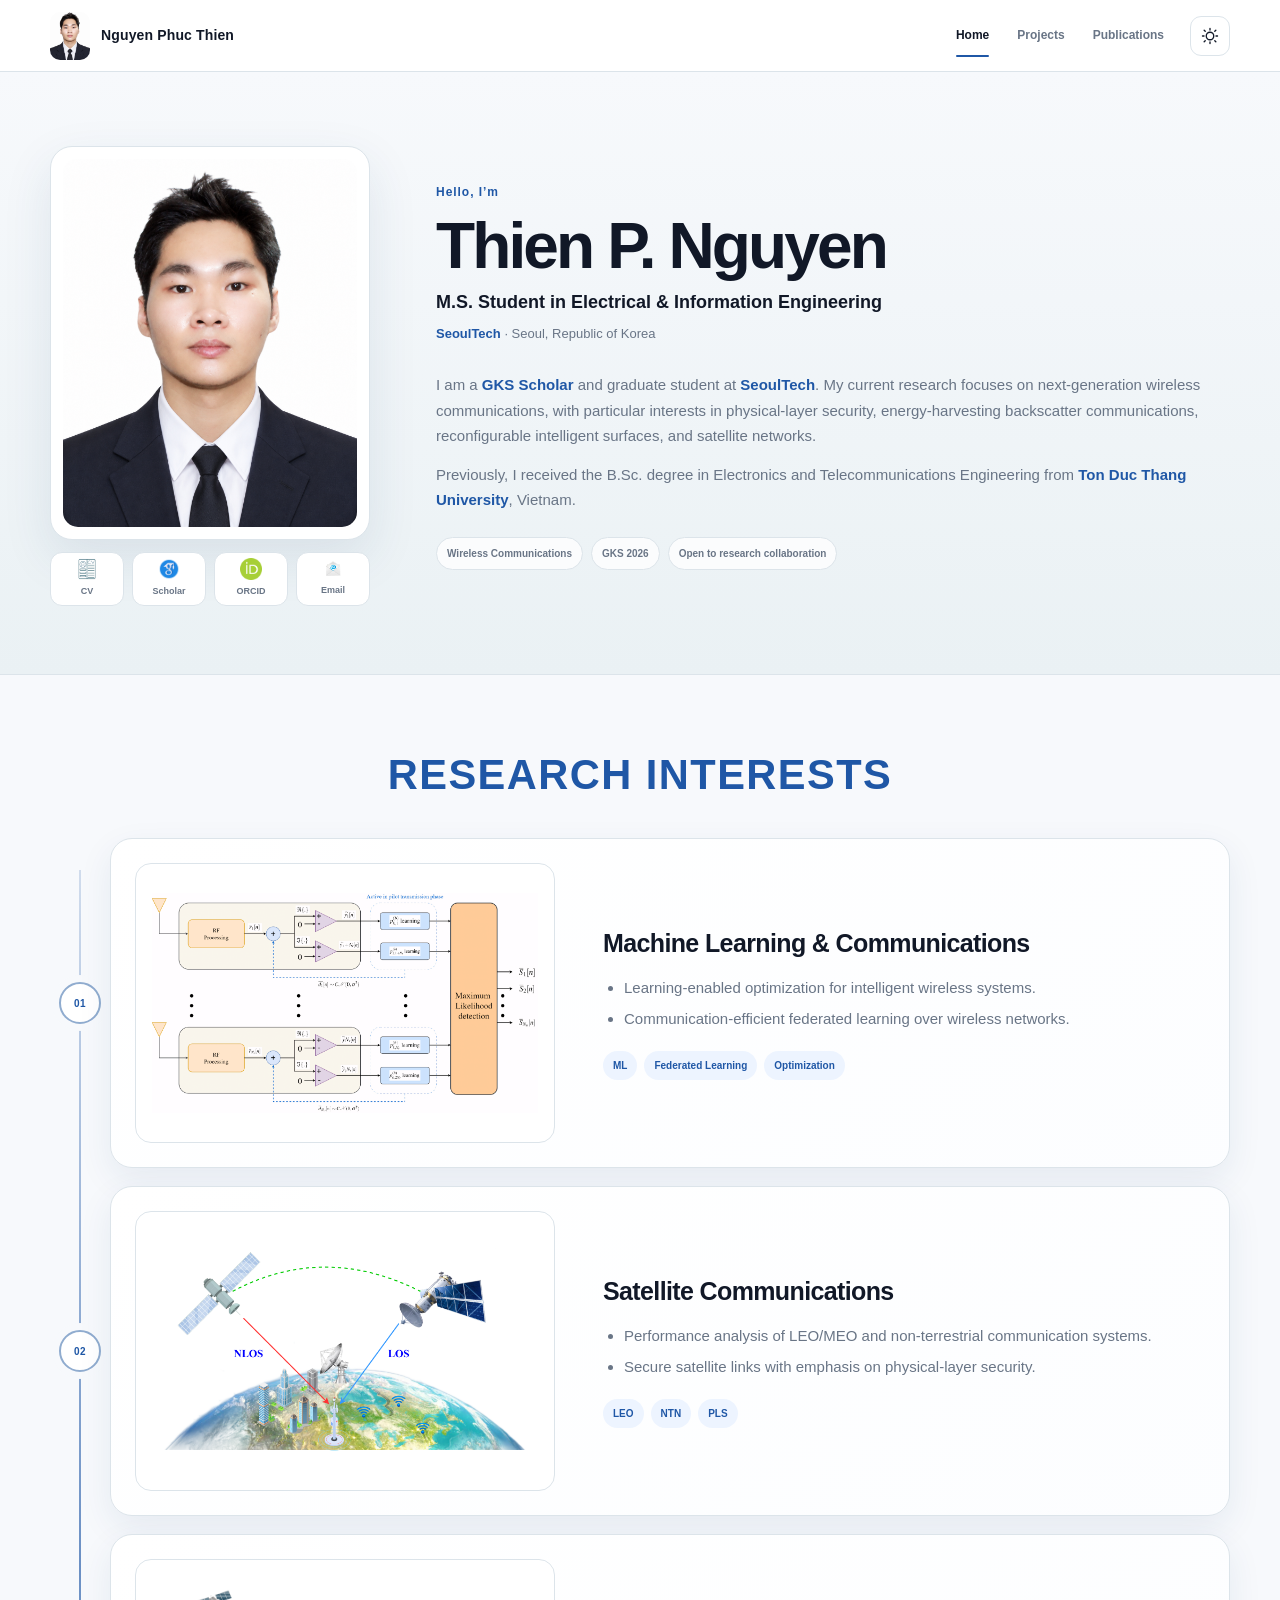
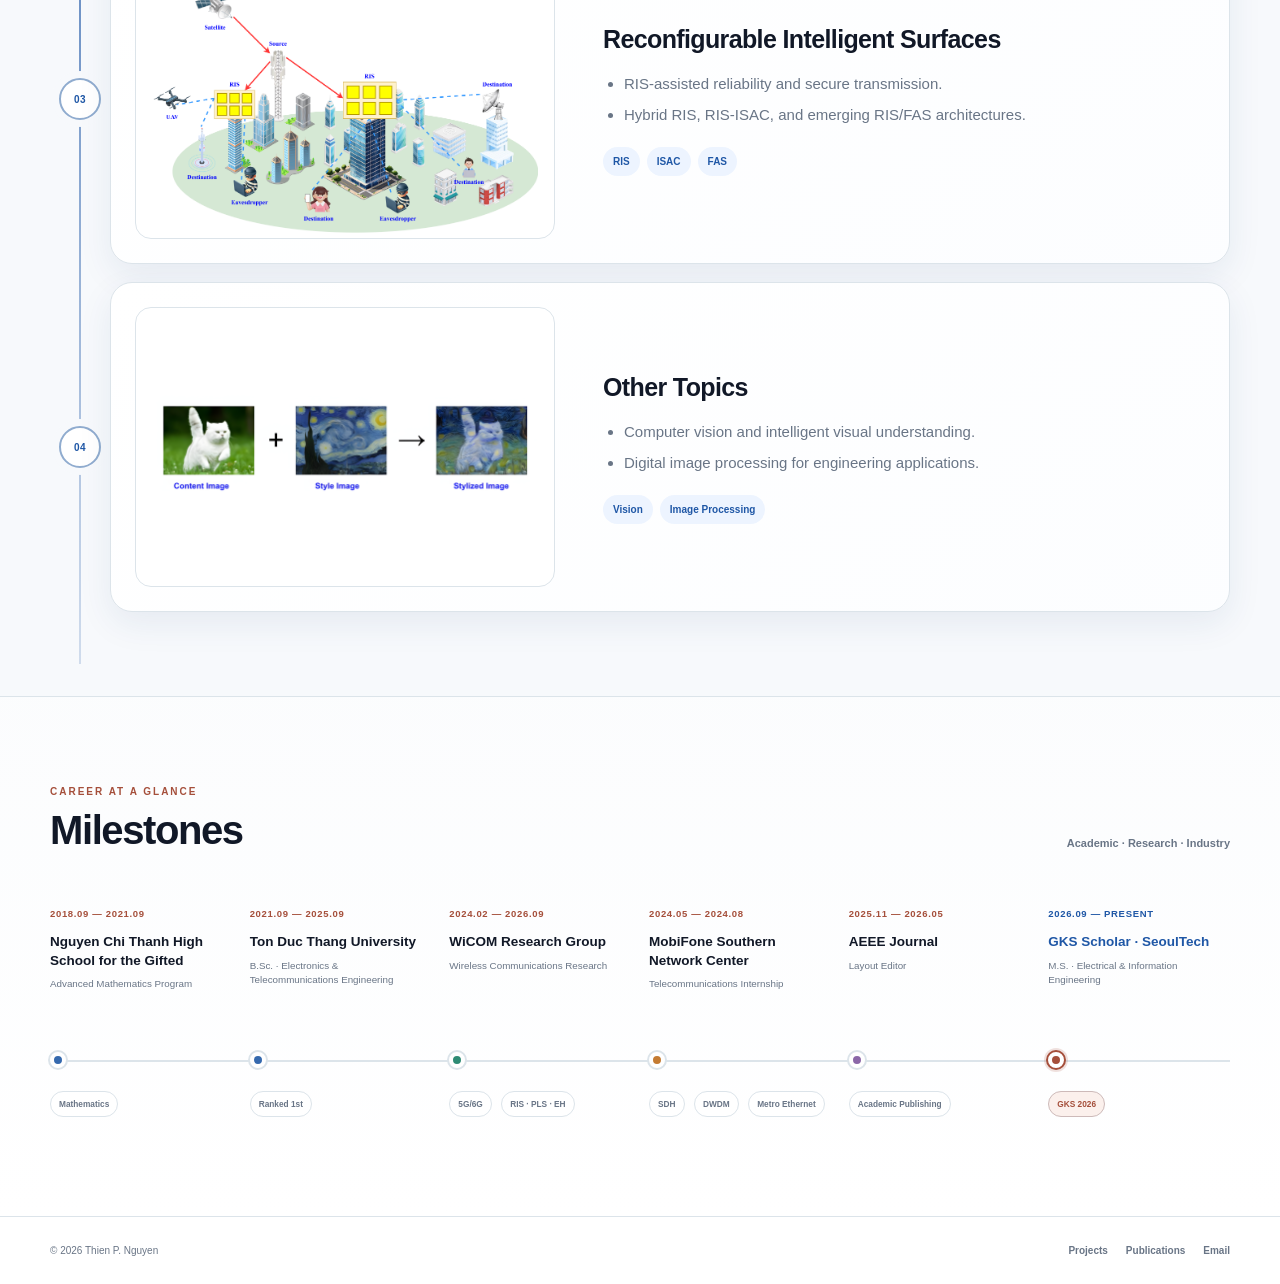
<file: index.html>
<!DOCTYPE html>
<html lang="en">
<head>
  <meta charset="UTF-8">
<meta http-equiv="Content-Security-Policy" content="default-src 'self'; script-src 'self'; style-src 'self' 'unsafe-inline' https://fonts.googleapis.com; font-src 'self' https://fonts.gstatic.com; img-src 'self' data:; connect-src 'self'; object-src 'none'; base-uri 'none'; form-action 'none'; frame-src 'none'; media-src 'self'; upgrade-insecure-requests">
  <meta name="viewport" content="width=device-width,initial-scale=1.0">
  <title>Thien P. Nguyen | Academic Homepage</title>
  <meta name="description" content="Academic homepage of Thien P. Nguyen — GKS scholar and graduate student at SeoulTech working on wireless communications.">
  <link rel="icon" type="image/png" href="./assets/anhthe.png">
  <link rel="preconnect" href="https://fonts.googleapis.com">
  <link rel="preconnect" href="https://fonts.gstatic.com" crossorigin>
  <link href="https://fonts.googleapis.com/css2?family=Montserrat:wght@400;500;600;700;800&display=swap" rel="stylesheet">
  <link rel="stylesheet" href="./assets/css/home.css?v=20260919-7">
</head>
<body>
  <header class="site-header">
    <div class="nav-container">
      <a class="brand" href="index.html">
        <img src="./assets/anhthe.png" alt="Thien P. Nguyen">
        <span>Nguyen Phuc Thien</span>
      </a>

      <nav class="desktop-nav" aria-label="Primary navigation">
        <a class="active" href="index.html">Home</a>
        <a href="projects.html">Projects</a>
        <a href="publications.html">Publications</a>
      </nav>

      <button class="theme-toggle" type="button" aria-label="Toggle light/dark mode">
        <svg class="sun-icon" viewBox="0 0 24 24"><path d="M12 4V2m0 20v-2M4 12H2m20 0h-2M5.64 5.64 4.22 4.22m15.56 15.56-1.42-1.42M18.36 5.64l1.42-1.42M4.22 19.78l1.42-1.42M12 17a5 5 0 1 0 0-10 5 5 0 0 0 0 10Z"/></svg>
        <svg class="moon-icon" viewBox="0 0 24 24"><path d="M21 15.1A9 9 0 1 1 8.9 3a7 7 0 0 0 12.1 12.1Z"/></svg>
      </button>

      <button class="menu-toggle" type="button" aria-label="Open menu" aria-expanded="false">
        <span></span><span></span><span></span>
      </button>
    </div>

    <nav class="mobile-nav" aria-label="Mobile navigation">
      <a class="active" href="index.html">Home</a>
      <a href="projects.html">Projects</a>
      <a href="publications.html">Publications</a>
    </nav>
  </header>

  <main>
    <section class="profile-section">
      <div class="page-width profile-grid">
        <aside class="profile-side">
          <div class="portrait-card">
            <img src="./assets/anhthe.png" alt="Portrait of Thien P. Nguyen">
          </div>

          <div class="academic-links">
            <a href="#" class="academic-link" title="Curriculum Vitae">
              <img src="./assets/CV.png" alt=""><span>CV</span>
            </a>
            <a href="#" class="academic-link" title="Google Scholar">
              <img src="./assets/gg.png" alt=""><span>Scholar</span>
            </a>
            <a href="#" class="academic-link" title="ORCID">
              <img src="./assets/ORCID.png" alt=""><span>ORCID</span>
            </a>
            <a href="mailto:nguyenphucthien999@gmail.com" class="academic-link" title="Email">
              <img src="./assets/email.png" alt=""><span>Email</span>
            </a>
          </div>
        </aside>

        <div class="profile-copy">
          <div class="status-line">
            <span>Hello, I’m</span>
          </div>

          <h1>Thien P. Nguyen</h1>
          <p class="role">M.S. Student in Electrical &amp; Information Engineering</p>
          <p class="location">
            <a class="profile-link" href="https://en.seoultech.ac.kr/" target="_blank" rel="noopener">SeoulTech</a>
            · Seoul, Republic of Korea
          </p>

          <div class="bio-text">
            <p>
              I am a
              <a class="profile-link" href="https://www.studyinkorea.go.kr/en/plan/scholarship.do" target="_blank" rel="noopener">GKS Scholar</a>
              and graduate student at
              <a class="profile-link" href="https://en.seoultech.ac.kr/" target="_blank" rel="noopener">SeoulTech</a>.
              My current research focuses on next-generation wireless communications, with particular interests in
              physical-layer security, energy-harvesting backscatter communications, reconfigurable intelligent surfaces,
              and satellite networks.
            </p>
            <p>
              Previously, I received the B.Sc. degree in Electronics and Telecommunications Engineering from
              <a href="https://tdtu.edu.vn/" target="_blank" rel="noopener">Ton Duc Thang University</a>, Vietnam.
            </p>
          </div>

          <div class="profile-chips">
            <span>Wireless Communications</span>
            <span>GKS 2026</span>
            <span>Open to research collaboration</span>
          </div>
        </div>
      </div>
    </section>


    <section class="section-heading research-title">
      <h2>RESEARCH INTERESTS</h2>
    </section>

    <section class="research-list page-width">
      <article class="research-item">
        <div class="research-node"><span>01</span></div>
        <div class="research-card">
          <div class="research-visual"><img src="./assets/b3.png" alt="Machine learning and communications"></div>
          <div class="research-copy">
            <h3>Machine Learning &amp; Communications</h3>
            <ul>
              <li>Learning-enabled optimization for intelligent wireless systems.</li>
              <li>Communication-efficient federated learning over wireless networks.</li>
            </ul>
            <div class="tags"><span>ML</span><span>Federated Learning</span><span>Optimization</span></div>
          </div>
        </div>
      </article>

      <article class="research-item">
        <div class="research-node"><span>02</span></div>
        <div class="research-card">
          <div class="research-visual"><img src="./assets/b2.png" alt="Satellite communications"></div>
          <div class="research-copy">
            <h3>Satellite Communications</h3>
            <ul>
              <li>Performance analysis of LEO/MEO and non-terrestrial communication systems.</li>
              <li>Secure satellite links with emphasis on physical-layer security.</li>
            </ul>
            <div class="tags"><span>LEO</span><span>NTN</span><span>PLS</span></div>
          </div>
        </div>
      </article>

      <article class="research-item">
        <div class="research-node"><span>03</span></div>
        <div class="research-card">
          <div class="research-visual"><img src="./assets/b1.png" alt="Reconfigurable intelligent surfaces"></div>
          <div class="research-copy">
            <h3>Reconfigurable Intelligent Surfaces</h3>
            <ul>
              <li>RIS-assisted reliability and secure transmission.</li>
              <li>Hybrid RIS, RIS-ISAC, and emerging RIS/FAS architectures.</li>
            </ul>
            <div class="tags"><span>RIS</span><span>ISAC</span><span>FAS</span></div>
          </div>
        </div>
      </article>

      <article class="research-item">
        <div class="research-node"><span>04</span></div>
        <div class="research-card">
          <div class="research-visual"><img src="./assets/b4.png" alt="Computer vision and image processing"></div>
          <div class="research-copy">
            <h3>Other Topics</h3>
            <ul>
              <li>Computer vision and intelligent visual understanding.</li>
              <li>Digital image processing for engineering applications.</li>
            </ul>
            <div class="tags"><span>Vision</span><span>Image Processing</span></div>
          </div>
        </div>
      </article>
    </section>

    <section class="journey-section">
      <div class="page-width">
        <div class="journey-head">
          <div>
            <p>CAREER AT A GLANCE</p>
            <h2>Milestones</h2>
          </div>
          <span class="journey-note">Academic · Research · Industry</span>
        </div>

        <div class="journey-track">
          <article class="milestone education">
            <div class="milestone-copy">
              <span class="milestone-date">2018.09 — 2021.09</span>
              <h3>Nguyen Chi Thanh High School for the Gifted</h3>
              <p>Advanced Mathematics Program</p>
            </div>
            <div class="milestone-dot"></div>
            <span class="milestone-chip">Mathematics</span>
          </article>

          <article class="milestone education">
            <div class="milestone-copy">
              <span class="milestone-date">2021.09 — 2025.09</span>
              <h3>Ton Duc Thang University</h3>
              <p>B.Sc. · Electronics &amp; Telecommunications Engineering</p>
            </div>
            <div class="milestone-dot"></div>
            <div class="milestone-chips">
              <span>Ranked 1st</span>
            </div>
          </article>

          <article class="milestone research">
            <div class="milestone-copy">
              <span class="milestone-date">2024.02 — 2026.09</span>
              <h3>WiCOM Research Group</h3>
              <p>Wireless Communications Research</p>
            </div>
            <div class="milestone-dot"></div>
            <div class="milestone-chips">
              <span>5G/6G</span>
              <span>RIS · PLS · EH</span>
            </div>
          </article>

          <article class="milestone industry">
            <div class="milestone-copy">
              <span class="milestone-date">2024.05 — 2024.08</span>
              <h3>MobiFone Southern Network Center</h3>
              <p>Telecommunications Internship</p>
            </div>
            <div class="milestone-dot"></div>
            <div class="milestone-chips">
              <span>SDH</span>
              <span>DWDM</span>
              <span>Metro Ethernet</span>
            </div>
          </article>

          <article class="milestone publishing">
            <div class="milestone-copy">
              <span class="milestone-date">2025.11 — 2026.05</span>
              <h3>AEEE Journal</h3>
              <p>Layout Editor</p>
            </div>
            <div class="milestone-dot"></div>
            <span class="milestone-chip">Academic Publishing</span>
          </article>

          <article class="milestone current education">
            <div class="milestone-copy">
              <span class="milestone-date">2026.09 — PRESENT</span>
              <h3>GKS Scholar · SeoulTech</h3>
              <p>M.S. · Electrical &amp; Information Engineering</p>
            </div>
            <div class="milestone-dot"></div>
            <div class="milestone-chips">
              <span>GKS 2026</span>
            </div>
          </article>
        </div>
      </div>
    </section>
  </main>

  <footer class="site-footer">
    <div class="page-width footer-inner">
      <p>© 2026 Thien P. Nguyen</p>
      <div>
        <a href="projects.html">Projects</a>
        <a href="publications.html">Publications</a>
        <a href="mailto:nguyenphucthien999@gmail.com">Email</a>
      </div>
    </div>
  </footer>

  <script src="./assets/js/main.js?v=20260918-4"></script>
</body>
</html>
</file>
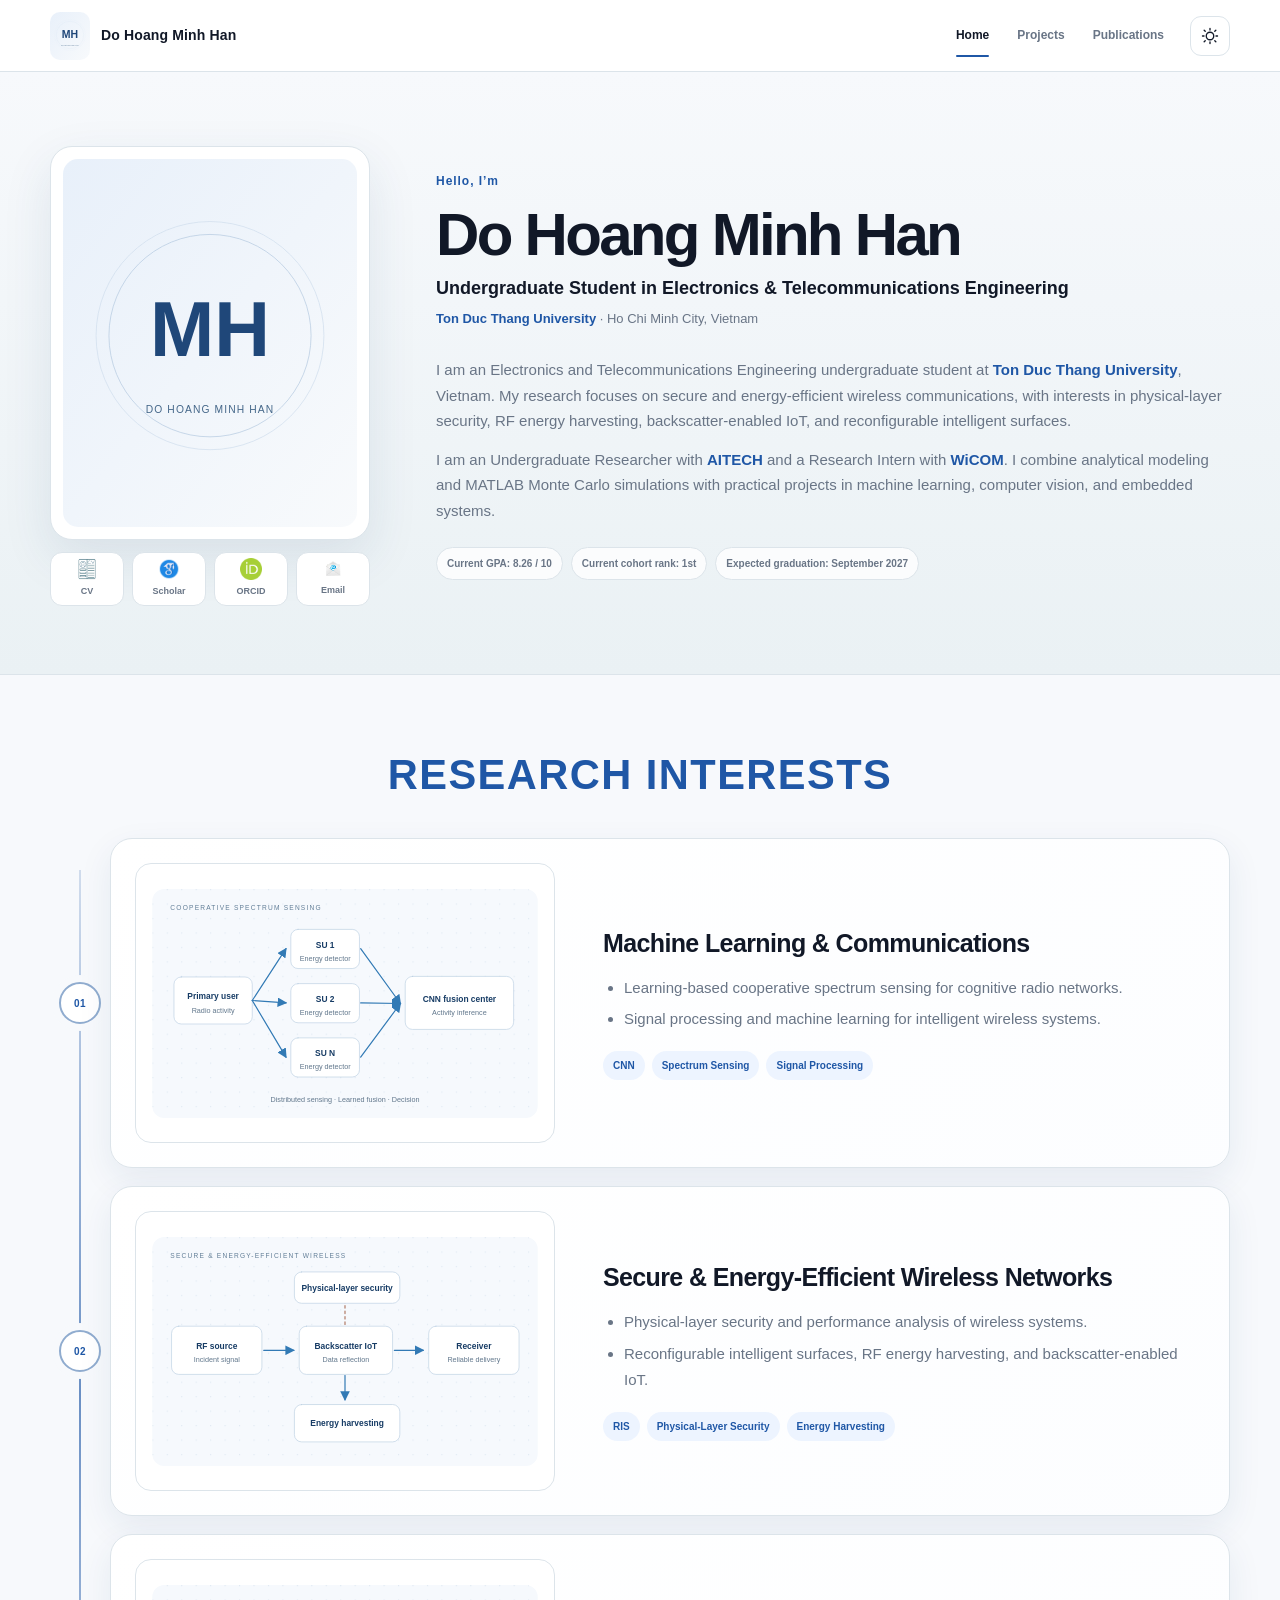
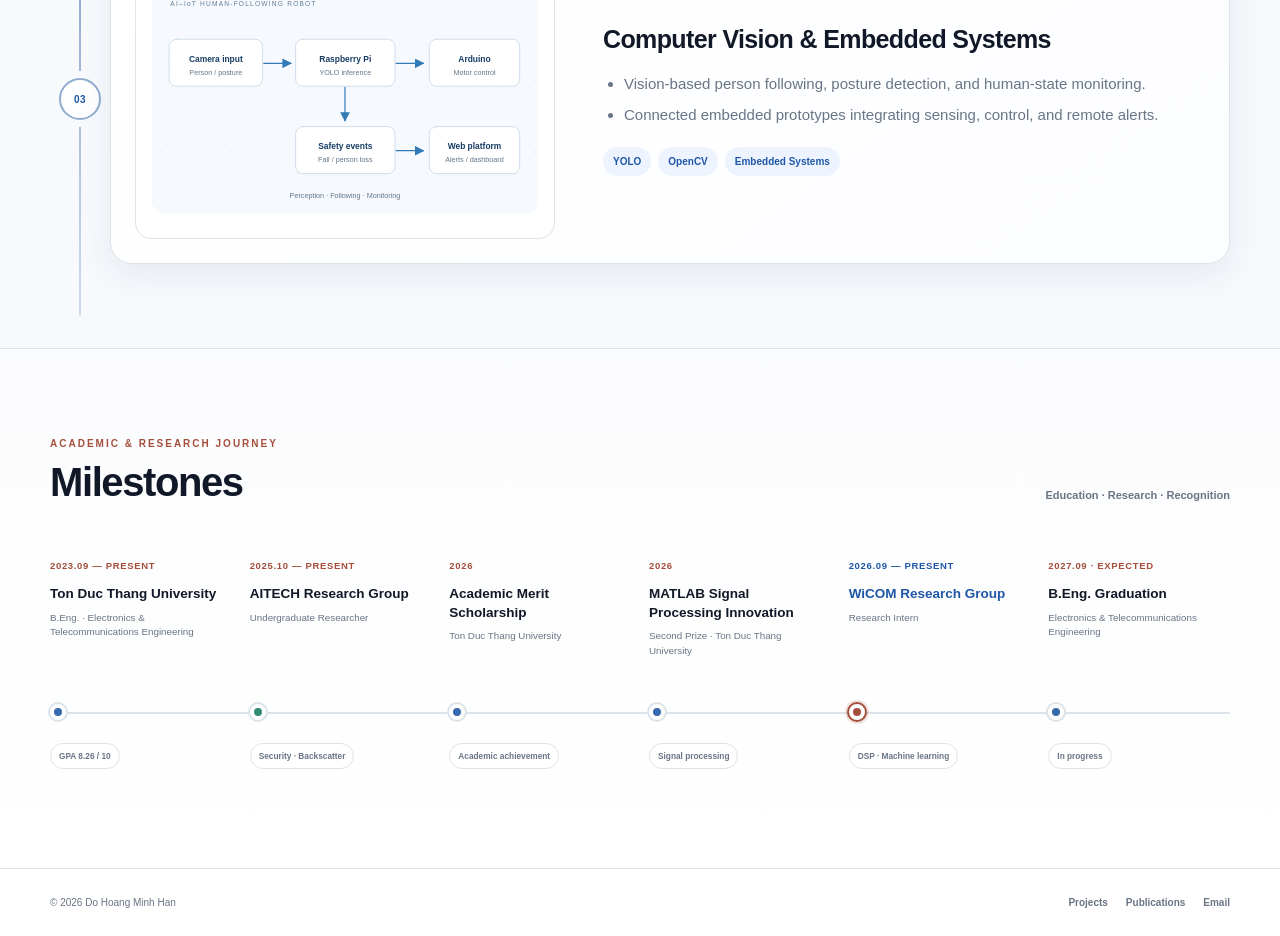
<file: minh-han/index.html>
<!DOCTYPE html>
<html lang="en">
<head>
  <meta charset="UTF-8">
<meta http-equiv="Content-Security-Policy" content="default-src 'self'; script-src 'self'; style-src 'self' 'unsafe-inline' https://fonts.googleapis.com; font-src 'self' https://fonts.gstatic.com; img-src 'self' data:; connect-src 'self'; object-src 'none'; base-uri 'none'; form-action 'none'; frame-src 'none'; media-src 'self'; upgrade-insecure-requests">
  <meta name="viewport" content="width=device-width,initial-scale=1.0">
  <title>Do Hoang Minh Han | Academic Homepage</title>
  <meta name="description" content="Academic homepage of Do Hoang Minh Han, an undergraduate researcher in wireless communications at Ton Duc Thang University.">
  <link rel="icon" type="image/svg+xml" href="./assets/monogram.svg">
  <link rel="preconnect" href="https://fonts.googleapis.com">
  <link rel="preconnect" href="https://fonts.gstatic.com" crossorigin>
  <link href="https://fonts.googleapis.com/css2?family=Montserrat:wght@400;500;600;700;800&amp;display=swap" rel="stylesheet">
  <link rel="stylesheet" href="./assets/css/home.css?v=20260919-7">
<link rel="stylesheet" href="./assets/css/identity.css?v=20261023-2"><link rel="canonical" href="https://thienp-nguyen.github.io/minh-han/"></head>
<body>
  <header class="site-header">
    <div class="nav-container">
      <a class="brand" href="index.html">
        <img src="./assets/monogram.svg" alt="">
        <span>Do Hoang Minh Han</span>
      </a>

      <nav class="desktop-nav" aria-label="Primary navigation">
        <a class="active" href="index.html" aria-current="page">Home</a>
        <a href="projects.html">Projects</a>
        <a href="publications.html">Publications</a>
      </nav>

      <button class="theme-toggle" type="button" aria-label="Toggle light/dark mode">
        <svg class="sun-icon" viewbox="0 0 24 24"><path d="M12 4V2m0 20v-2M4 12H2m20 0h-2M5.64 5.64 4.22 4.22m15.56 15.56-1.42-1.42M18.36 5.64l1.42-1.42M4.22 19.78l1.42-1.42M12 17a5 5 0 1 0 0-10 5 5 0 0 0 0 10Z"></path></svg>
        <svg class="moon-icon" viewbox="0 0 24 24"><path d="M21 15.1A9 9 0 1 1 8.9 3a7 7 0 0 0 12.1 12.1Z"></path></svg>
      </button>

      <button class="menu-toggle" type="button" aria-label="Open menu" aria-expanded="false">
        <span></span><span></span><span></span>
      </button>
    </div>

    <nav class="mobile-nav" aria-label="Mobile navigation">
      <a class="active" href="index.html" aria-current="page">Home</a>
      <a href="projects.html">Projects</a>
      <a href="publications.html">Publications</a>
    </nav>
  </header>

  <main id="main">
    <section class="profile-section">
      <div class="page-width profile-grid">
        <aside class="profile-side">
          <div class="portrait-card">
            <img src="./assets/monogram.svg" alt="Do Hoang Minh Han monogram">
          </div>

          <div class="academic-links">
            <a href="./assets/Minh-Han-CV.pdf" class="academic-link" title="Curriculum Vitae" target="_blank" rel="noopener">
              <img src="./assets/CV.png" alt=""><span>CV</span>
            </a>
            <a href="https://scholar.google.com/citations?user=U9WXgIkAAAAJ&amp;hl=vi&amp;oi=ao" class="academic-link" title="Google Scholar" target="_blank" rel="noopener">
              <img src="./assets/gg.png" alt=""><span>Scholar</span>
            </a>
            <a href="https://orcid.org/0009-0002-2943-3216" class="academic-link" title="ORCID" target="_blank" rel="noopener">
              <img src="./assets/ORCID.png" alt=""><span>ORCID</span>
            </a>
            <a href="mailto:dohoangminhhan2005@gmail.com" class="academic-link" title="Email">
              <img src="./assets/email.png" alt=""><span>Email</span>
            </a>
          </div>
        </aside>

        <div class="profile-copy">
          <div class="status-line">
            <span>Hello, I’m</span>
          </div>

          <h1>Do Hoang Minh Han</h1>
          <p class="role">Undergraduate Student in Electronics &amp; Telecommunications Engineering</p>
          <p class="location"><a class="profile-link" href="https://tdtu.edu.vn/en" target="_blank" rel="noopener">Ton Duc Thang University</a> · Ho Chi Minh City, Vietnam</p>

          <div class="bio-text"><p>I am an Electronics and Telecommunications Engineering undergraduate student at <a class="profile-link" href="https://tdtu.edu.vn/en" target="_blank" rel="noopener">Ton Duc Thang University</a>, Vietnam. My research focuses on secure and energy-efficient wireless communications, with interests in physical-layer security, RF energy harvesting, backscatter-enabled IoT, and reconfigurable intelligent surfaces.</p><p>I am an Undergraduate Researcher with <a class="profile-link" href="https://science.tdtu.edu.vn/en/research/AITECH" target="_blank" rel="noopener">AITECH</a> and a Research Intern with <a class="profile-link" href="https://feee.tdtu.edu.vn/en/research/research-groups/wireless-communications-research-group-wicom" target="_blank" rel="noopener">WiCOM</a>. I combine analytical modeling and MATLAB Monte Carlo simulations with practical projects in machine learning, computer vision, and embedded systems.</p></div>

          <div class="profile-chips"><span>Current GPA: 8.26 / 10</span><span>Current cohort rank: 1st</span><span>Expected graduation: September 2027</span></div>
        </div>
      </div>
    </section>


    <section class="section-heading research-title">
      <h2>RESEARCH INTERESTS</h2>
    </section>

    <section class="research-list page-width"><article class="research-item"><div class="research-node"><span>01</span></div><div class="research-card"><div class="research-visual"><img src="./assets/projects/spectrum.svg" alt="Machine Learning &amp; Communications topic illustration" loading="lazy"></div><div class="research-copy"><h3>Machine Learning &amp; Communications</h3><ul><li>Learning-based cooperative spectrum sensing for cognitive radio networks.</li><li>Signal processing and machine learning for intelligent wireless systems.</li></ul><div class="tags"><span>CNN</span><span>Spectrum Sensing</span><span>Signal Processing</span></div></div></div></article><article class="research-item"><div class="research-node"><span>02</span></div><div class="research-card"><div class="research-visual"><img src="./assets/projects/security.svg" alt="Secure &amp; Energy-Efficient Wireless Networks topic illustration" loading="lazy"></div><div class="research-copy"><h3>Secure &amp; Energy-Efficient Wireless Networks</h3><ul><li>Physical-layer security and performance analysis of wireless systems.</li><li>Reconfigurable intelligent surfaces, RF energy harvesting, and backscatter-enabled IoT.</li></ul><div class="tags"><span>RIS</span><span>Physical-Layer Security</span><span>Energy Harvesting</span></div></div></div></article><article class="research-item"><div class="research-node"><span>03</span></div><div class="research-card"><div class="research-visual"><img src="./assets/projects/robot.svg" alt="Computer Vision &amp; Embedded Systems topic illustration" loading="lazy"></div><div class="research-copy"><h3>Computer Vision &amp; Embedded Systems</h3><ul><li>Vision-based person following, posture detection, and human-state monitoring.</li><li>Connected embedded prototypes integrating sensing, control, and remote alerts.</li></ul><div class="tags"><span>YOLO</span><span>OpenCV</span><span>Embedded Systems</span></div></div></div></article></section>

    <section class="journey-section">
      <div class="page-width">
        <div class="journey-head">
          <div>
            <p>ACADEMIC &amp; RESEARCH JOURNEY</p>
            <h2>Milestones</h2>
          </div>
          <span class="journey-note">Education · Research · Recognition</span>
        </div>

        <div class="journey-track"><article class="milestone education"><div class="milestone-copy"><span class="milestone-date">2023.09 — PRESENT</span><h3>Ton Duc Thang University</h3><p>B.Eng. · Electronics &amp; Telecommunications Engineering</p></div><div class="milestone-dot"></div><span class="milestone-chip">GPA 8.26 / 10</span></article><article class="milestone research"><div class="milestone-copy"><span class="milestone-date">2025.10 — PRESENT</span><h3>AITECH Research Group</h3><p>Undergraduate Researcher</p></div><div class="milestone-dot"></div><span class="milestone-chip">Security · Backscatter</span></article><article class="milestone education"><div class="milestone-copy"><span class="milestone-date">2026</span><h3>Academic Merit Scholarship</h3><p>Ton Duc Thang University</p></div><div class="milestone-dot"></div><span class="milestone-chip">Academic achievement</span></article><article class="milestone education"><div class="milestone-copy"><span class="milestone-date">2026</span><h3>MATLAB Signal Processing Innovation</h3><p>Second Prize · Ton Duc Thang University</p></div><div class="milestone-dot"></div><span class="milestone-chip">Signal processing</span></article><article class="milestone current research"><div class="milestone-copy"><span class="milestone-date">2026.09 — PRESENT</span><h3>WiCOM Research Group</h3><p>Research Intern</p></div><div class="milestone-dot"></div><span class="milestone-chip">DSP · Machine learning</span></article><article class="milestone education"><div class="milestone-copy"><span class="milestone-date">2027.09 · EXPECTED</span><h3>B.Eng. Graduation</h3><p>Electronics &amp; Telecommunications Engineering</p></div><div class="milestone-dot"></div><span class="milestone-chip">In progress</span></article></div>
      </div>
    </section>
  </main>

  <footer class="site-footer">
    <div class="page-width footer-inner">
      <p>© 2026 Do Hoang Minh Han</p>
      <div>
        <a href="projects.html">Projects</a>
        <a href="publications.html">Publications</a>
        <a href="mailto:dohoangminhhan2005@gmail.com">Email</a>
      </div>
    </div>
  </footer>

  <script src="./assets/js/main.js?v=20260918-4"></script>
</body>
</html>
</file>
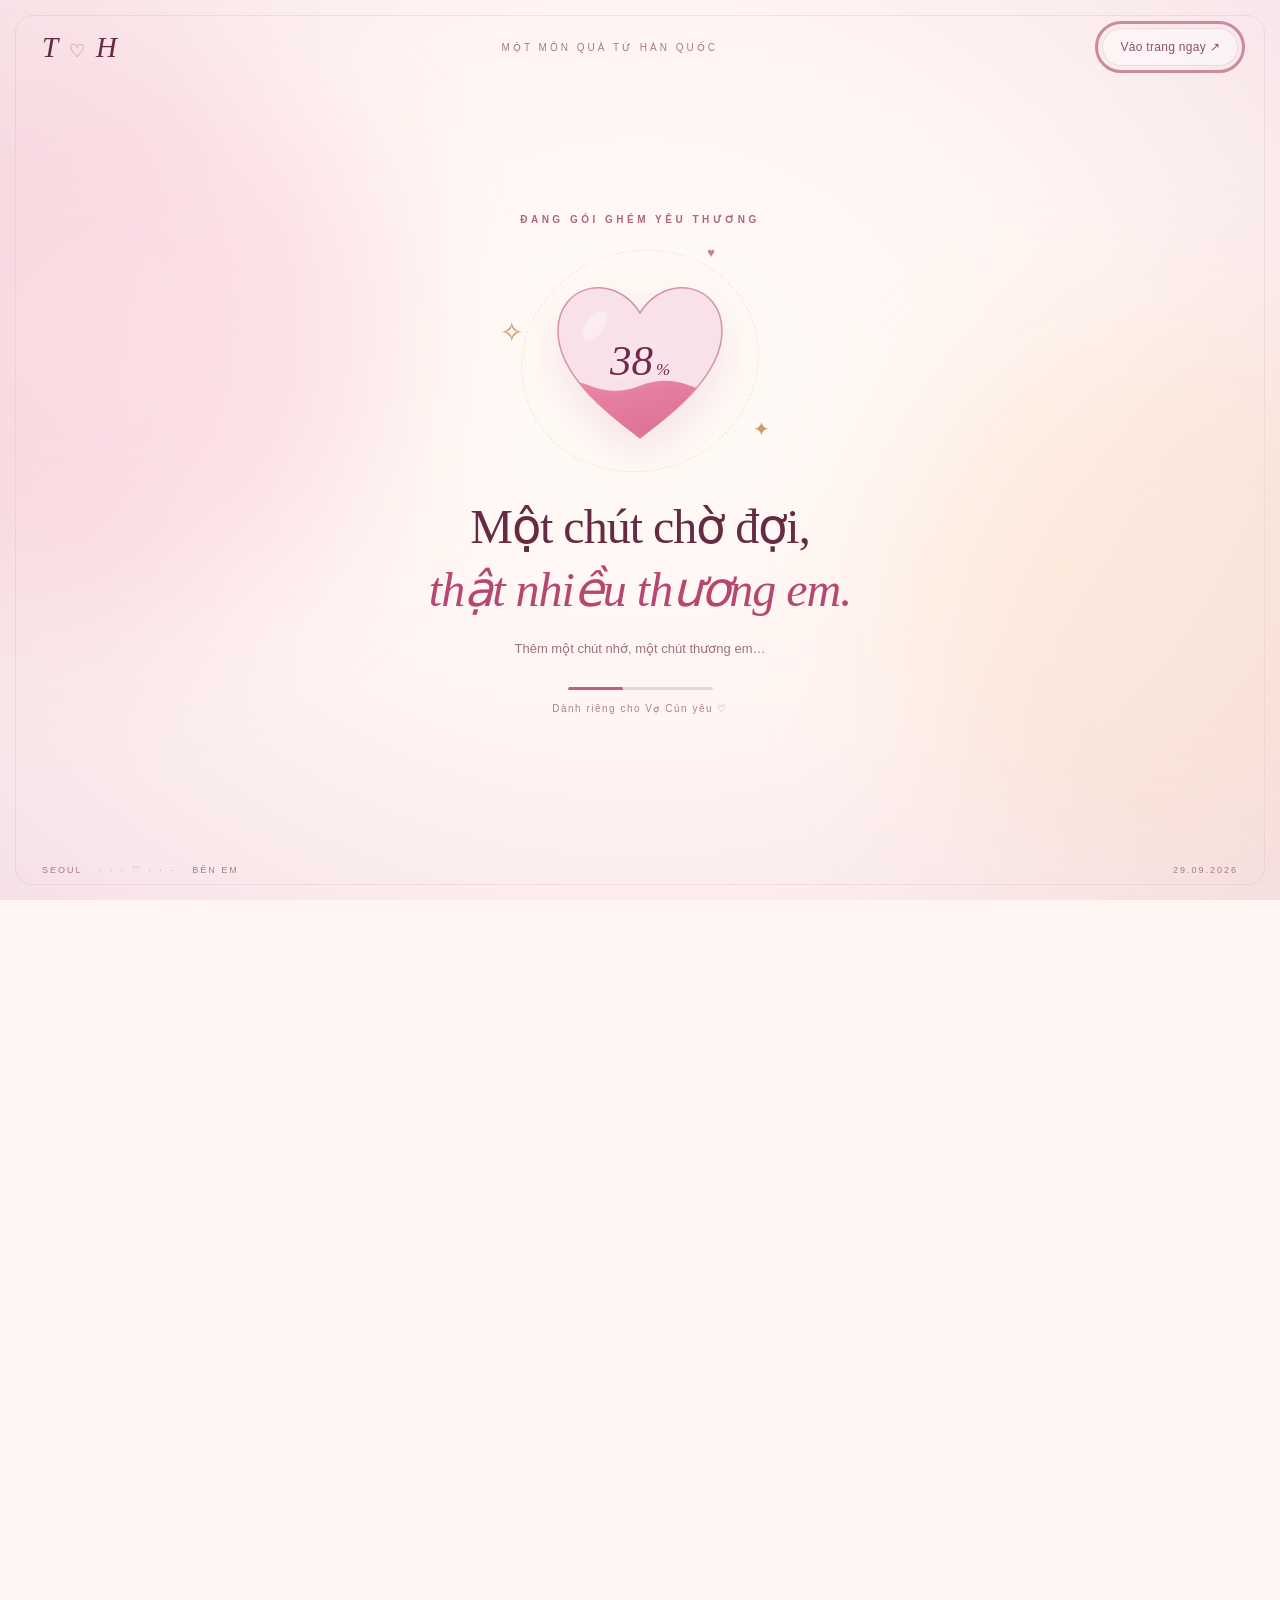
<file: sinh-nhat-minh-han/index.html>
<!doctype html>
<html lang="vi">
<head>
<meta charset="utf-8">
<meta http-equiv="Content-Security-Policy" content="default-src 'self'; script-src 'self'; style-src 'self' 'unsafe-inline' https://fonts.googleapis.com; font-src 'self' https://fonts.gstatic.com; img-src 'self' data:; connect-src 'self'; object-src 'none'; base-uri 'none'; form-action 'none'; frame-src 'none'; media-src 'self'; upgrade-insecure-requests">
<meta name="viewport" content="width=device-width,initial-scale=1,viewport-fit=cover">
<meta name="theme-color" content="#5f1634">
<meta name="description" content="Một món quà sinh nhật nhỏ dành riêng cho Minh Hân.">
<meta name="robots" content="noindex,nofollow">
<title>Gửi Minh Hân ♡ Happy Birthday, My Love</title>
<link rel="preconnect" href="https://fonts.googleapis.com">
<link rel="preconnect" href="https://fonts.gstatic.com" crossorigin>
<link href="https://fonts.googleapis.com/css2?family=DM+Sans:wght@300;400;500;600&family=Great+Vibes&family=Playfair+Display:ital,wght@0,400;0,500;1,400;1,500&display=swap" rel="stylesheet">
<style>
:root{
  --wine:#681b39;--wine2:#8f3154;--rose:#c96f8a;--blush:#f4d9df;
  --paper:#fffaf6;--cream:#fff2e9;--ink:#4b2332;--muted:#8a6d77;
  --gold:#d6a15f;--line:rgba(104,27,57,.15);--shadow:0 24px 70px rgba(79,22,45,.14);
}
*{box-sizing:border-box}html{scroll-behavior:smooth}body{margin:0;color:var(--ink);font-family:"DM Sans",sans-serif;background:
radial-gradient(circle at 15% 5%,#ffe6e9 0,transparent 25rem),
radial-gradient(circle at 90% 24%,#f7e4d7 0,transparent 28rem),var(--paper);overflow-x:hidden}
body.modal-open{overflow:hidden}a{color:inherit;text-decoration:none}button{font:inherit}button,a{tap-highlight-color:transparent}
.wrap{width:min(1180px,calc(100% - 48px));margin:auto}.serif{font-family:"Playfair Display",serif}.script{font-family:"Great Vibes",cursive}
#fx{position:fixed;inset:0;width:100%;height:100%;pointer-events:none;z-index:80}
.aurora{position:fixed;inset:-20%;z-index:-3;pointer-events:none;opacity:.55;background:
radial-gradient(circle at 15% 35%,rgba(244,172,190,.35),transparent 25%),
radial-gradient(circle at 82% 20%,rgba(248,209,178,.4),transparent 27%),
radial-gradient(circle at 65% 78%,rgba(220,145,169,.24),transparent 24%);filter:blur(30px);animation:aurora 16s ease-in-out infinite alternate}
.grain{position:fixed;inset:0;z-index:60;pointer-events:none;opacity:.025;background-image:url("data:image/svg+xml,%3Csvg viewBox='0 0 160 160' xmlns='http://www.w3.org/2000/svg'%3E%3Cfilter id='n'%3E%3CfeTurbulence type='fractalNoise' baseFrequency='.85' numOctaves='4' stitchTiles='stitch'/%3E%3C/filter%3E%3Crect width='100%25' height='100%25' filter='url(%23n)' opacity='.7'/%3E%3C/svg%3E")}
@keyframes aurora{to{transform:translate3d(5%,-3%,0) scale(1.07)}}
header{height:94px;display:flex;align-items:center;justify-content:space-between;border-bottom:1px solid var(--line);position:relative;z-index:10}
.brand{font:400 32px/1 "Great Vibes",cursive;color:var(--wine)}.brand small{font:500 10px/1 "DM Sans",sans-serif;letter-spacing:2.4px;text-transform:uppercase;margin-left:10px;color:var(--muted)}
.fx-toggle{border:1px solid var(--line);background:rgba(255,250,246,.75);backdrop-filter:blur(12px);border-radius:99px;padding:9px 13px;color:var(--wine);cursor:pointer;transition:.25s}
.fx-toggle:hover{transform:translateY(-2px);box-shadow:0 8px 20px rgba(104,27,57,.1)}
.hero{min-height:calc(100svh - 94px);display:grid;grid-template-columns:1.02fr .98fr;gap:72px;align-items:center;padding:70px 0 88px;position:relative}
.eyebrow{display:flex;align-items:center;gap:12px;font-size:11px;font-weight:600;letter-spacing:3.2px;color:var(--wine);text-transform:uppercase}.eyebrow:before{content:"";width:34px;height:1px;background:var(--rose)}
.hero h1{font:400 clamp(58px,6.5vw,96px)/.98 "Playfair Display",serif;letter-spacing:-4px;margin:25px 0 22px}.hero h1 em{font-weight:400;color:var(--wine)}.hero h1 .tiny-heart{font-size:.48em;color:var(--rose);vertical-align:top;display:inline-block;animation:pulse 1.8s ease-in-out infinite}
.hero-sub{font:400 29px/1.2 "Great Vibes",cursive;color:var(--rose);margin-bottom:18px}.hero-note{max-width:560px;color:var(--muted);font-size:15px;line-height:1.9}
.cta-row{display:flex;align-items:center;gap:18px;margin-top:30px;flex-wrap:wrap}.cta{display:inline-flex;align-items:center;gap:11px;padding:15px 21px;border:0;border-radius:99px;background:linear-gradient(135deg,var(--wine),#8e3154);color:white;box-shadow:0 14px 32px rgba(104,27,57,.22);cursor:pointer;transition:.3s}.cta:hover{transform:translateY(-3px);box-shadow:0 18px 40px rgba(104,27,57,.3)}.cta .heart{font-size:20px;animation:pulse 1.35s ease-in-out infinite}
.date-chip{font-size:11px;letter-spacing:2px;color:var(--muted);padding:11px 0}.date-chip strong{color:var(--wine)}
.hero-art{position:relative;height:610px;display:grid;place-items:center}.halo{position:absolute;width:88%;aspect-ratio:1;border:1px solid rgba(180,96,125,.22);border-radius:50%;animation:spin 28s linear infinite}.halo:after{content:"";position:absolute;inset:12%;border:1px dashed rgba(214,161,95,.25);border-radius:50%}
.hero-photo{width:min(425px,86%);aspect-ratio:4/5;border-radius:210px 210px 30px 30px;position:relative;background-image:url("assets/birthday-photo-sprite.webp");background-size:300% 200%;background-position:0 0;box-shadow:var(--shadow);border:9px solid rgba(255,255,255,.84);overflow:hidden;transform:rotate(2deg);z-index:2}
.hero-photo:after{content:"";position:absolute;inset:0;background:linear-gradient(to top,rgba(65,20,37,.18),transparent 38%)}
.badge{position:absolute;right:2%;bottom:9%;z-index:3;width:132px;height:132px;border-radius:50%;background:var(--wine);color:#ffe9ec;display:grid;place-items:center;text-align:center;box-shadow:0 15px 35px rgba(82,21,43,.25);transform:rotate(9deg);outline:6px solid rgba(255,250,246,.9)}
.badge b{font:400 45px/1 "Playfair Display",serif}.badge span{font-size:9px;letter-spacing:1.6px;text-transform:uppercase;display:block}
.float-label{position:absolute;left:0;top:8%;font:400 27px/1.1 "Great Vibes",cursive;color:var(--rose);transform:rotate(-8deg);z-index:3}.star{position:absolute;color:var(--gold);font-size:40px;z-index:3;animation:twinkle 3s ease-in-out infinite}.star.one{right:5%;top:8%}.star.two{left:6%;bottom:16%;animation-delay:-1.2s}
.scroll-note{position:absolute;left:0;bottom:26px;font-size:10px;letter-spacing:2px;color:var(--muted);writing-mode:vertical-rl}.scroll-note:after{content:"";display:block;width:1px;height:55px;background:var(--line);margin:12px auto}
@keyframes spin{to{transform:rotate(360deg)}}@keyframes pulse{50%{transform:scale(1.18)}}@keyframes twinkle{50%{opacity:.35;transform:scale(.78) rotate(10deg)}}
.love-line{display:flex;align-items:center;gap:20px;color:var(--rose);font:400 25px "Great Vibes",cursive;margin:0 auto}.love-line:before,.love-line:after{content:"";height:1px;flex:1;background:var(--line)}
.quote{padding:120px 0 106px;text-align:center;position:relative}.quote .mini{font-size:12px;letter-spacing:3px;color:var(--rose);margin-bottom:18px}.quote blockquote{font:400 clamp(34px,4.4vw,59px)/1.35 "Playfair Display",serif;max-width:980px;margin:0 auto}.quote blockquote em{color:var(--wine);font-weight:400}.quote .sign{font:400 30px "Great Vibes",cursive;color:var(--rose);margin-top:22px}
.memories{padding:90px 0 125px}.section-head{display:flex;justify-content:space-between;align-items:end;gap:30px;margin-bottom:46px}.section-head h2{font:400 clamp(40px,5vw,61px)/1.08 "Playfair Display",serif;margin:11px 0 0}.section-head h2 em{color:var(--wine);font-weight:400}.section-head>p{color:var(--muted);line-height:1.8;font-size:14px;max-width:330px}
.gallery{display:grid;grid-template-columns:1.12fr .88fr .88fr;grid-template-rows:310px 310px;gap:22px}.photo{position:relative;border-radius:24px;background-image:url("assets/birthday-photo-sprite.webp");background-size:300% 200%;overflow:hidden;box-shadow:0 14px 36px rgba(81,28,47,.10);isolation:isolate;transition:transform .45s cubic-bezier(.2,.8,.2,1),box-shadow .45s}.photo:hover{transform:translateY(-8px) rotate(.5deg);box-shadow:0 24px 50px rgba(81,28,47,.17)}.photo:after{content:"";position:absolute;inset:0;background:linear-gradient(to top,rgba(48,13,29,.62),transparent 56%);z-index:-0}.photo .cap{position:absolute;left:22px;bottom:18px;color:white;z-index:2}.cap small{font-size:9px;letter-spacing:2px;text-transform:uppercase;opacity:.8}.cap div{font:400 24px/1.2 "Playfair Display",serif;margin-top:3px}.p1{grid-row:1/3;background-position:50% 0}.p2{background-position:100% 0}.p3{background-position:0 100%}.p4{background-position:50% 100%}.p5{background-position:0 0}.gallery .p5{display:none}
.ribbon{margin-top:28px;padding:18px 22px;border:1px solid var(--line);border-radius:16px;display:flex;justify-content:center;gap:18px;align-items:center;color:var(--muted);font-size:13px;background:rgba(255,255,255,.5)}.ribbon i{font:400 26px "Great Vibes",cursive;color:var(--rose)}
.promise{background:var(--wine);color:#fff6f3;position:relative;overflow:hidden;padding:118px 0}.promise:before,.promise:after{content:"";position:absolute;width:650px;height:650px;border:1px solid rgba(255,255,255,.08);border-radius:50%;top:-260px}.promise:before{left:-190px}.promise:after{right:-210px}.promise-grid{display:grid;grid-template-columns:.8fr 1.2fr;gap:100px;align-items:center;position:relative;z-index:2}.promise .eyebrow{color:#efbdcb}.promise .eyebrow:before{background:#efbdcb}.promise h2{font:400 clamp(42px,5vw,66px)/1.16 "Playfair Display",serif;margin:20px 0}.promise h2 em{color:#ffc5d4;font-weight:400}.promise-copy p{color:#edced8;line-height:2;font-size:15px}.wishes{display:grid;grid-template-columns:1fr 1fr;gap:13px}.wish{border:1px solid rgba(255,255,255,.14);background:rgba(255,255,255,.055);border-radius:18px;padding:24px;backdrop-filter:blur(6px);transition:.3s}.wish:hover{background:rgba(255,255,255,.09);transform:translateY(-3px)}.wish span{display:block;font-size:23px;margin-bottom:13px}.wish h3{font:400 22px "Playfair Display",serif;margin:0 0 7px}.wish p{font-size:12px;line-height:1.7;color:#dfbcc6;margin:0}
.letter-zone{padding:118px 0 108px;text-align:center}.letter-zone h2{font:400 clamp(42px,5vw,62px)/1.2 "Playfair Display",serif;margin:14px 0}.letter-zone h2 em{color:var(--wine);font-weight:400}.letter-zone>p{color:var(--muted)}
.envelope-btn{display:block;width:min(390px,86vw);aspect-ratio:1.62;margin:65px auto 25px;border:0;background:transparent;position:relative;perspective:900px;cursor:pointer;filter:drop-shadow(0 24px 25px rgba(83,21,45,.18));transition:.35s}.envelope-btn:hover{transform:translateY(-7px) rotate(-1deg)}
.env-back{position:absolute;inset:0;border-radius:9px;background:#e4b7bc}.env-front{position:absolute;inset:0;border-radius:8px;background:linear-gradient(30deg,#f1cfd0,#ffe7dc);clip-path:polygon(0 0,50% 58%,100% 0,100% 100%,0 100%);z-index:3}.env-front:after{content:"";position:absolute;inset:0;background:#f8dad4;clip-path:polygon(0 100%,50% 43%,100% 100%)}.flap{position:absolute;inset:0;background:#ffe7dc;clip-path:polygon(0 0,100% 0,50% 59%);z-index:4;transform-origin:top;transition:transform .7s,z-index .15s .32s}.paper{position:absolute;inset:12px 22px 14px;background:#fffaf2;z-index:1;border-radius:3px;transition:transform .75s .25s;padding:31px 24px;text-align:left;font:400 20px "Great Vibes",cursive;color:var(--wine)}.seal{position:absolute;z-index:5;width:68px;height:68px;border-radius:50%;display:grid;place-items:center;background:var(--wine2);color:#ffe8eb;left:50%;top:54%;transform:translate(-50%,-50%);border:4px double #d4869e;font:30px "Playfair Display",serif;transition:.3s}.envelope-btn.opening .flap{transform:rotateX(180deg);z-index:0}.envelope-btn.opening .paper{transform:translateY(-93px)}.envelope-btn.opening .seal{opacity:0;scale:.4}.env-caption{font:400 23px "Great Vibes",cursive;color:var(--rose)}
.final{padding:85px 0;text-align:center;border-top:1px solid var(--line)}.final .big-heart{font-size:35px;color:var(--rose);animation:pulse 1.5s infinite}.final p{font:400 clamp(31px,4vw,47px)/1.5 "Playfair Display",serif;margin:15px 0}.final p em{font-weight:400;color:var(--wine)}.final small{color:var(--muted);letter-spacing:1px}
footer{border-top:1px solid var(--line);padding:25px 0 34px;display:flex;justify-content:space-between;align-items:center;color:var(--muted);font-size:11px;letter-spacing:.7px}
dialog{border:0;padding:0;width:min(730px,calc(100% - 28px));max-height:89dvh;border-radius:18px;background:#fffaf5;color:var(--ink);box-shadow:0 40px 110px rgba(45,8,25,.35);overflow:auto}dialog::backdrop{background:rgba(35,7,20,.72);backdrop-filter:blur(10px)}dialog[open]{animation:arrive .5s cubic-bezier(.2,.85,.25,1)}@keyframes arrive{from{opacity:0;transform:translateY(30px) scale(.96)}}
.dialog-top{position:sticky;top:0;z-index:5;padding:12px 15px 12px 27px;display:flex;justify-content:space-between;align-items:center;background:rgba(255,250,245,.92);backdrop-filter:blur(15px);border-bottom:1px solid var(--line)}.dialog-top span{font-size:10px;letter-spacing:2.6px;color:var(--rose)}.close{width:43px;height:43px;border-radius:50%;border:1px solid var(--line);background:white;color:var(--wine);cursor:pointer;font-size:17px}.letter{padding:43px 58px 52px;background:radial-gradient(circle at 100% 100%,#f5d7dc55,transparent 36%)}.letter-date{display:flex;justify-content:space-between;color:var(--muted);font-size:11px;letter-spacing:1px}.letter-date b{font-size:26px;color:var(--rose)}.letter h3{font:400 39px/1.35 "Great Vibes",cursive;color:var(--wine);margin:25px 0}.letter p{font:400 18px/1.95 "Playfair Display",serif;margin:0 0 21px}.signature{text-align:right;margin-top:30px}.signature span{display:block;color:var(--muted);font-size:13px}.signature strong{font:400 34px "Great Vibes",cursive;color:var(--wine)}
.floating-heart{position:fixed;pointer-events:none;z-index:90;color:#c65f80;animation:heartUp var(--dur,2s) ease-out forwards;filter:drop-shadow(0 3px 8px rgba(120,40,70,.15))}@keyframes heartUp{0%{opacity:0;transform:translate(-50%,-10%) scale(.4) rotate(0)}12%{opacity:1}100%{opacity:0;transform:translate(calc(-50% + var(--drift,0px)),-150px) scale(1.25) rotate(var(--rot,25deg))}}
.reveal{opacity:0;transform:translateY(30px);transition:opacity .85s ease,transform .85s ease}.reveal.show{opacity:1;transform:none}
@media(max-width:900px){
 .wrap{width:min(100% - 34px,720px)}header{height:78px}.brand small{display:none}.hero{grid-template-columns:1fr;gap:34px;padding:55px 0 75px;text-align:center}.hero .eyebrow{justify-content:center}.hero h1{font-size:clamp(56px,14vw,82px);letter-spacing:-3px}.hero-note{margin-inline:auto}.cta-row{justify-content:center}.hero-art{height:535px}.hero-photo{width:min(390px,79%)}.float-label{left:5%;top:7%}.badge{right:5%}.scroll-note{display:none}.section-head{display:block;text-align:center}.section-head .eyebrow{justify-content:center}.section-head>p{margin:16px auto 0}.gallery{grid-template-columns:1fr 1fr;grid-template-rows:410px 285px 285px}.p1{grid-row:auto;grid-column:1/3}.promise-grid{grid-template-columns:1fr;gap:46px;text-align:center}.promise .eyebrow{justify-content:center}
}
@media(max-width:600px){
 .wrap{width:calc(100% - 28px)}.fx-toggle{font-size:11px;padding:8px 10px}.hero{padding-top:46px}.hero h1{font-size:clamp(53px,16vw,70px)}.hero-sub{font-size:25px}.hero-art{height:470px}.hero-photo{width:min(340px,78%);border-width:7px}.halo{width:95%}.badge{width:104px;height:104px;right:3%;bottom:8%}.badge b{font-size:37px}.float-label{font-size:23px;left:1%}.star.one{right:1%}.quote{padding:84px 0}.memories{padding:68px 0 90px}.gallery{grid-template-columns:1fr;grid-template-rows:390px repeat(3,300px);gap:16px}.p1{grid-column:auto}.photo{border-radius:18px}.ribbon{font-size:11px;gap:10px;padding:14px}.ribbon i{font-size:22px}.promise{padding:84px 0}.wishes{grid-template-columns:1fr 1fr;gap:9px}.wish{padding:18px 14px}.wish h3{font-size:18px}.letter-zone{padding:85px 0}.letter{padding:32px 25px 38px}.letter h3{font-size:35px}.letter p{font-size:17px;line-height:1.85}.final{padding:67px 0}footer{flex-direction:column;gap:8px;text-align:center}.love-line{font-size:21px}
}
@media(prefers-reduced-motion:reduce){*,*:before,*:after{scroll-behavior:auto!important;animation:none!important;transition:none!important}.reveal{opacity:1;transform:none}}
.no-motion *, .no-motion *:before,.no-motion *:after{animation:none!important;transition:none!important}.no-motion .reveal{opacity:1;transform:none}

/* Full-resolution photographs and birthday interactions */
.hero-photo{background:none}.hero-photo img{width:100%;height:100%;object-fit:cover;object-position:50% 42%;display:block}
.gallery{grid-template-columns:1.15fr 1fr 1fr;grid-template-rows:280px 280px}
.photo{background:none;border:0;text-align:left;padding:0;cursor:zoom-in;color:inherit}.photo img{width:100%;height:100%;object-fit:cover;display:block;transition:transform .8s}.photo:hover img{transform:scale(1.04)}
.p1{grid-row:1/3}.p4{grid-column:2/4}.p4 img{object-position:50% 60%}.p2 img{object-position:50% 0%}.p3 img{object-position:50% 35%}
:focus-visible{outline:3px solid var(--rose);outline-offset:6px}.reveal{opacity:1;transform:none}.js .reveal:not(.show){opacity:0;transform:translateY(25px)}
.no-motion .reveal{opacity:1!important;transform:none!important}.photo-hint{font-size:11px;letter-spacing:1px;color:var(--muted);margin-top:18px}
#photoDialog{background:#21131c;width:min(1000px,96vw);overflow:hidden;color:#fff}#photoDialog .dialog-top{background:#21131c;border-color:#ffffff22}#largePhoto{display:block;max-height:71dvh;width:100%;object-fit:contain}.viewer-bottom{display:flex;justify-content:space-between;align-items:center;padding:16px;gap:12px}.viewer-bottom button{background:transparent;border:1px solid #ffffff55;color:#fff;border-radius:50%;width:44px;height:44px;cursor:pointer}#photoCaption{font-size:14px;text-align:center}
.birthday-wish{text-align:center;padding:85px 20px 95px;background:linear-gradient(180deg,#fffaf6,#fbe9ed)}.birthday-wish h2{font:400 clamp(36px,5vw,58px)/1.25 'Playfair Display',serif;margin:15px 0}.birthday-wish p{color:var(--muted);line-height:1.8}.cake{position:relative;width:150px;height:135px;margin:40px auto 25px}.cake-base{position:absolute;bottom:0;width:150px;height:74px;background:repeating-linear-gradient(0deg,#e7a1b5 0 20px,#f8d6de 20px 28px);border-radius:16px 16px 10px 10px;box-shadow:0 15px 25px #681b3917}.cake-base:before{content:'';position:absolute;left:-5px;right:-5px;top:-3px;height:22px;background:#fff5df;border-radius:50%}.candle{position:absolute;width:12px;height:40px;background:repeating-linear-gradient(45deg,#fff 0 5px,#ad4769 5px 10px);bottom:72px;left:69px}.flame{position:absolute;left:66px;bottom:115px;width:18px;height:26px;border-radius:80% 0 65% 50%;transform:rotate(-40deg);background:linear-gradient(#f8a052,#ffe2a0);box-shadow:0 0 25px #f8af62;animation:candleGlow 1s ease-in-out infinite alternate}.cake.blown .flame{opacity:0;animation:none}@keyframes candleGlow{to{scale:.87;box-shadow:0 0 40px #f8af62}}
#wishMessage{min-height:58px;max-width:540px;margin:20px auto 0}.photo-count{font-size:10px;letter-spacing:2px}
@media(max-width:900px){.gallery{grid-template-columns:1fr 1fr;grid-template-rows:400px 320px}.p1{grid-row:1/3}.p4{grid-column:2}.hero-art{height:560px}}
@media(max-width:600px){.gallery{grid-template-columns:1fr 1fr;grid-template-rows:430px 250px 310px;gap:12px}.p1{grid-column:1/3;grid-row:1}.p2{grid-row:2;grid-column:1}.p3{grid-row:2;grid-column:2}.p4{grid-column:1/3;grid-row:3}.photo .cap{left:14px;bottom:16px}.cap div{font-size:19px}.p1 img{object-position:50% 45%}.hero-art{height:460px}.hero-photo{aspect-ratio:4/5}.birthday-wish{padding:65px 20px}.js .reveal:not(.show){transform:translateY(16px)}}
@media(prefers-reduced-motion:reduce){.js .reveal:not(.show){opacity:1;transform:none}}
</style>
<link rel="preload" href="assets/fonts/playfair-vietnamese-italic.woff" as="font" type="font/woff" crossorigin>
<link rel="stylesheet" href="intro.css?v=3">
<script src="security-init.js"></script>
</head>
<body>
<section id="loveIntro" class="love-intro" role="dialog" aria-modal="true" aria-label="Món quà sinh nhật gửi Minh Hân" hidden>
  <div class="intro-glow glow-one" aria-hidden="true"></div><div class="intro-glow glow-two" aria-hidden="true"></div>
  <div class="intro-petals" aria-hidden="true"></div>
  <div class="intro-top"><span class="intro-monogram">T <i>♡</i> H</span><span class="intro-postmark">MỘT MÓN QUÀ TỪ HÀN QUỐC</span><button id="skipIntro" class="intro-skip" type="button">Vào trang ngay <span aria-hidden="true">↗</span></button></div>
  <div class="intro-content">
    <div id="introLoading" class="intro-loading">
      <p class="intro-overline">ĐANG GÓI GHÉM YÊU THƯƠNG</p>
      <div class="heart-loader" role="progressbar" aria-label="Gói ghém yêu thương" aria-valuemin="0" aria-valuemax="100" aria-valuenow="0">
        <span class="heart-orbit" aria-hidden="true"></span><span class="heart-spark spark-a" aria-hidden="true">✧</span><span class="heart-spark spark-b" aria-hidden="true">✦</span>
        <svg class="filling-heart" viewBox="0 0 200 190" aria-hidden="true">
          <defs><clipPath id="loveHeartClip"><path d="M100 172C83 158 18 115 18 65C18 17 75 6 100 47C125 6 182 17 182 65C182 115 117 158 100 172Z"/></clipPath><linearGradient id="loveHeartPink" x1="0" y1="0" x2=".7" y2="1"><stop stop-color="#f79db6"/><stop offset="1" stop-color="#b43968"/></linearGradient></defs>
          <path d="M100 172C83 158 18 115 18 65C18 17 75 6 100 47C125 6 182 17 182 65C182 115 117 158 100 172Z" fill="#f9e1e9" stroke="#d393a9" stroke-width="1.5"/>
          <g clip-path="url(#loveHeartClip)"><g id="heartLiquid" transform="translate(0 185)"><path class="heart-wave" d="M-200 0Q-175 -10 -150 0T-100 0T-50 0T0 0T50 0T100 0T150 0T200 0T250 0T300 0T350 0T400 0V210H-200Z" fill="url(#loveHeartPink)"/><path d="M-200 4Q-175 -4 -150 4T-100 4T-50 4T0 4T50 4T100 4T150 4T200 4T250 4T300 4V210H-200Z" fill="#e46f9a" opacity=".2"/></g><ellipse cx="55" cy="60" rx="9" ry="17" fill="white" opacity=".35" transform="rotate(35 55 60)"/></g>
        </svg><span class="heart-percent" id="heartPercent" aria-hidden="true">0<span>%</span></span>
      </div>
      <h1 class="intro-loading-title">Một chút chờ đợi,<br><em>thật nhiều thương em.</em></h1>
      <p class="intro-loading-note" id="loadingNote">Anh đang gom những điều dịu dàng nhất…</p>
      <div class="intro-meter" aria-hidden="true"><span id="introMeter"></span></div>
      <p class="intro-loading-foot">Dành riêng cho Vợ Cún yêu ♡</p>
    </div>
    <div id="introStory" class="intro-story" hidden>
      <div class="story-emblem" aria-hidden="true">♡</div>
      <div class="story-copy" id="storyCopy" aria-live="polite" aria-atomic="true"><p class="intro-overline" id="storyOverline"></p><h2 id="storyTitle" tabindex="-1"></h2><p id="storyText"></p><p id="storyAside"></p></div>
      <div class="story-memories" aria-hidden="true"><span class="mini-photo mini-left"><img src="assets/anh/memory-3.webp" alt=""><i>you & me</i></span><span class="memory-thread">· · · ♡ · · ·</span><span class="mini-photo mini-right"><img src="assets/anh/memory-4.webp" alt=""><i>always, us</i></span></div>
      <div class="story-controls"><div class="story-dots" aria-label="Tiến trình lời nhắn"><span></span><span></span><span></span><span></span></div><button id="nextIntro" class="intro-next" type="button">Nghe anh nói tiếp <span aria-hidden="true">→</span></button><button id="pauseIntro" class="intro-pause" type="button" aria-pressed="false">Tạm dừng lời nhắn</button></div>
    </div>
  </div>
  <div class="intro-bottom"><span>SEOUL <i>· · · ♡ · · ·</i> BÊN EM</span><span>29.09.2026</span></div>
</section>
<div id="birthdaySite">

<div class="aurora" aria-hidden="true"></div><div class="grain" aria-hidden="true"></div><canvas id="fx" aria-hidden="true"></canvas>
<header class="wrap">
  <a class="brand" href="#">Hân ♡ <small>birthday edition</small></a>
  <button class="fx-toggle" id="fxToggle" type="button" aria-pressed="false">♡ Hiệu ứng: bật</button>
</header>

<main>
<section class="hero wrap">
  <div class="hero-copy reveal">
    <div class="eyebrow">Happy birthday, my love</div>
    <h1>Chúc mừng<br>sinh nhật,<br><em>Minh Hân</em><span class="tiny-heart">♥</span></h1>
    <div class="hero-sub">my favorite person, always.</div>
    <p class="hero-note">Hôm nay là một ngày thật đặc biệt — ngày thế giới có thêm người con gái anh thương. Anh làm góc nhỏ này chỉ để dành cho em.</p>
    <div class="cta-row">
      <a class="cta" href="#la-thu"><span class="heart">♥</span> Mở món quà của anh</a>
      <div class="date-chip"><strong>29 · 09 · 2026</strong> &nbsp; / &nbsp; TUỔI 21</div>
    </div>
  </div>
  <div class="hero-art reveal" id="heroArt">
    <span class="halo"></span><span class="float-label">you & me, in every lifetime</span>
    <span class="star one">✦</span><span class="star two">✧</span>
    <div class="hero-photo"><img src="assets/anh/memory-2.webp" alt="Minh Hân và Chó Béo đứng bên nhau" width="1200" height="1600" fetchpriority="high"></div>
    <div class="badge"><div><span>HELLO,</span><b>21</b><span>BEAUTIFUL ♡</span></div></div>
  </div>
  <div class="scroll-note">SCROLL FOR LOVE</div>
</section>

<div class="love-line wrap">with love, always</div>

<section class="quote wrap reveal">
  <div class="mini">MỘT ĐIỀU ANH LUÔN MUỐN NÓI</div>
  <blockquote>Giữa rất nhiều điều đẹp đẽ trên thế giới này,<br><em>em vẫn là điều anh thương nhất.</em></blockquote>
  <div class="sign">— Chó Béo ♡</div>
</section>

<section class="memories wrap" id="ky-niem">
  <div class="section-head reveal">
    <div><div class="eyebrow">Our little memories</div><h2>Những ngày có <em>chúng mình.</em></h2></div>
    <p>Không cần điều gì quá lớn lao. Chỉ cần những khoảnh khắc bình thường cũng trở nên đáng nhớ khi có em.</p>
  </div>
  <div class="gallery">
<button class="photo p1 reveal" data-photo="0" aria-label="Xem ảnh: Một cái ôm thật lâu"><img src="assets/anh/memory-4.webp" alt="Một cái ôm thật lâu" loading="lazy" width="1200" height="1600"><span class="cap"><small>01 · OUR MEMORIES</small><div>Một cái ôm thật lâu</div></span></button>
<button class="photo p2 reveal" data-photo="1" aria-label="Xem ảnh: Một chút bình yên"><img src="assets/anh/memory-3.webp" alt="Một chút bình yên" loading="lazy" width="1200" height="1600"><span class="cap"><small>02 · OUR MEMORIES</small><div>Một chút bình yên</div></span></button>
<button class="photo p3 reveal" data-photo="2" aria-label="Xem ảnh: Chúng mình qua ô gương"><img src="assets/anh/memory-1.webp" alt="Chúng mình qua ô gương" loading="lazy" width="1200" height="1600"><span class="cap"><small>03 · OUR MEMORIES</small><div>Chúng mình qua ô gương</div></span></button>
<button class="photo p4 reveal" data-photo="3" aria-label="Xem ảnh: Những ngày bên nhau"><img src="assets/anh/memory-2.webp" alt="Những ngày bên nhau" loading="lazy" width="1200" height="1600"><span class="cap"><small>04 · OUR MEMORIES</small><div>Những ngày bên nhau</div></span></button>
</div><p class="photo-hint">♡ Chạm vào từng kỷ niệm để ngắm nhìn gần hơn.</p>
  <div class="ribbon reveal"><span>29.09.2005</span><i>♡</i><span>Minh Hân</span><i>♡</i><span>29.09.2026</span></div>
</section>

<section class="promise">
  <div class="wrap promise-grid">
    <div class="promise-copy reveal">
      <div class="eyebrow">For your new chapter</div>
      <h2>Tuổi 21 của em,<br>hãy thật <em>rực rỡ.</em></h2>
      <p>Anh mong năm mới của em có thật nhiều tiếng cười, những ngày dịu dàng, những điều may mắn và đủ dũng khí để đi đến nơi em muốn.</p>
    </div>
    <div class="wishes">
      <div class="wish reveal"><span>♡</span><h3>Được yêu thương</h3><p>Thật nhiều, thật dịu dàng và thật lâu.</p></div>
      <div class="wish reveal"><span>✦</span><h3>Luôn rực rỡ</h3><p>Trong cách riêng mà chỉ em mới có.</p></div>
      <div class="wish reveal"><span>☼</span><h3>Luôn bình an</h3><p>Ở bất cứ nơi đâu, trong mọi ngày mới.</p></div>
      <div class="wish reveal"><span>∞</span><h3>Thật nhiều kỷ niệm</h3><p>Để sau này mình còn kể lại và mỉm cười.</p></div>
    </div>
  </div>
</section>

<section class="letter-zone wrap" id="la-thu">
  <div class="eyebrow reveal" style="justify-content:center">A letter, just for you</div>
  <h2 class="reveal">Có những điều,<br>anh muốn <em>viết cho em.</em></h2>
  <p class="reveal">Chạm vào phong bì để mở lá thư của anh nhé.</p>
  <button class="envelope-btn reveal" id="openLetter" aria-label="Mở lá thư sinh nhật">
    <span class="env-back"></span><span class="paper">To: Vợ Cún yêu ♡</span><span class="env-front"></span><span class="flap"></span><span class="seal">♥</span>
  </button>
  <div class="env-caption" id="envCaption">Một lá thư. Chỉ dành cho em.</div>
</section>

<section class="birthday-wish" id="dieu-uoc"><div class="eyebrow" style="justify-content:center">Make a little wish</div><h2>Nhắm mắt lại,<br>và ước một điều nhé em.</h2><p>Một ngọn nến nhỏ, một tuổi mới thật dịu dàng.</p><div class="cake" aria-hidden="true"><div class="cake-base"></div><div class="candle"></div><div class="flame"></div></div><button class="cta" id="makeWish" type="button">♡ Gửi điều ước & thổi nến</button><p id="wishMessage" role="status" aria-live="polite">Anh mong mọi điều tốt đẹp sẽ tìm đến em.</p></section>
<section class="final wrap reveal">
  <div class="big-heart">♥</div>
  <p>Chúc em một tuổi mới<br><em>được yêu thương thật nhiều.</em></p>
  <small>ĐỖ HOÀNG MINH HÂN · 29 THÁNG 09 · FOREVER MY FAVORITE PERSON</small>
</section>
</main>

<footer class="wrap"><button class="replay-intro" id="replayIntro" type="button" hidden>♡ Xem lại lời mở đầu</button><span>FOR VỢ CÚN YÊU ♡</span><span>Made with ♥ by Chó Béo</span><a href="#">Về đầu trang ↑</a></footer>

<dialog id="photoDialog" aria-label="Album kỷ niệm"><div class="dialog-top"><span class="photo-count" id="photoCount"></span><button class="close" id="closePhoto" aria-label="Đóng ảnh">✕</button></div><img id="largePhoto" alt=""><div class="viewer-bottom"><button id="prevPhoto" aria-label="Ảnh trước">←</button><span id="photoCaption"></span><button id="nextPhoto" aria-label="Ảnh tiếp theo">→</button></div></dialog>
<dialog id="letterDialog" aria-label="Lá thư sinh nhật gửi Minh Hân">
  <div class="dialog-top"><span>MỘT LÁ THƯ GỬI EM</span><button class="close" id="closeLetter" aria-label="Đóng thư">✕</button></div>
  <article class="letter">
    <div class="letter-date"><span>29 THÁNG 09, 2026</span><b>♡</b></div>
    <h3>Gửi Vợ Cún yêu của anh,</h3>
    <p>Chúc mừng sinh nhật em, Vợ Cún của anh, Cún húi của anh và cũng là Minh Hân mà anh luôn thương thật nhiều. Anh không biết một trang web có thể chứa được bao nhiêu yêu thương, cũng không biết những dòng chữ này có thể nói hết được những điều anh muốn dành cho em hay không, nhưng anh vẫn mong rằng qua từng bức ảnh, từng trái tim nhỏ và từng kỷ niệm được đặt ở đây, em sẽ hiểu rằng đối với anh, em luôn là một người vô cùng đặc biệt.</p>
    <p>Tuổi 21 của em bắt đầu rồi, anh không mong gì quá lớn lao, chỉ mong em luôn khỏe mạnh, bình an, tự tin vào chính mình và có thật nhiều niềm vui trong những năm tháng đẹp đẽ khi vẫn còn được ngồi trên ghế nhà trường. Anh mong những điều em đang cố gắng rồi sẽ từng chút một trở thành hiện thực, những ngày khiến em mệt mỏi sẽ trôi qua thật nhanh, còn những ngày hạnh phúc thì sẽ chịu khó ở lại bên em lâu hơn một chút, thật lâu cũng được. Anh mong cô gái bé nhỏ của anh sẽ luôn được yêu thương, được trân trọng và đủ mạnh mẽ để bước qua những điều chưa như ý, nhưng cũng đủ dịu dàng để vẫn biết vui vì những điều rất nhỏ trong cuộc sống.</p>
    <p>Cảm ơn em vì đã xuất hiện trong cuộc đời anh, bởi từ khi có em, những điều tưởng chừng rất bình thường cũng tự nhiên trở thành những kỷ niệm mà anh muốn nhớ thật lâu. Một bữa ăn cùng nhau, một lần đi đâu đó chẳng cần quá xa, một bức ảnh chụp vội, một cái ôm, một câu chuyện chẳng đầu chẳng cuối, tất cả đều trở nên đặc biệt chỉ vì người ở bên cạnh anh là em.</p>
    <p>Anh không biết câu chuyện của chúng mình sau này sẽ có bao nhiêu chương, nhưng anh mong mình vẫn sẽ được cùng em viết tiếp thật nhiều trang nữa, có thêm thật nhiều bức ảnh, thật nhiều chuyến đi, thật nhiều cái ôm, thật nhiều lần giận rồi lại thương, và thật nhiều ngày bình thường nhưng có nhau. Anh mong rằng nhiều năm về sau, khi nhìn lại tuổi 21 của em, chúng mình vẫn có thể mỉm cười vì đã từng yêu nhau bằng tất cả sự chân thành của những năm tháng này.</p>
    <p>Hôm nay là ngày của em, vì vậy hãy vui thật nhiều nhé, hãy cười thật xinh và tạm quên hết những điều khiến em phải suy nghĩ. Chúc mừng sinh nhật Cún húi của Chó Béo. Chúc cô gái anh thương bước sang tuổi 21 với thật nhiều dịu dàng, may mắn và hạnh phúc.</p>
    <p>Và nếu có một điều anh muốn ích kỷ cầu mong cho riêng mình trong ngày sinh nhật em, thì đó là mong những sinh nhật sau này, anh vẫn còn được ở bên cạnh em và nói với em câu này như hôm nay, sinh nhật vui vẻ nhé, người anh thương. ♡</p>

      <div class="signature"><strong>Chó Béo của em</strong></div>
  </article>
</dialog>

<script src="celebration.js"></script>
</div>
<script src="intro.js?v=2"></script>
</body>
</html>
</file>
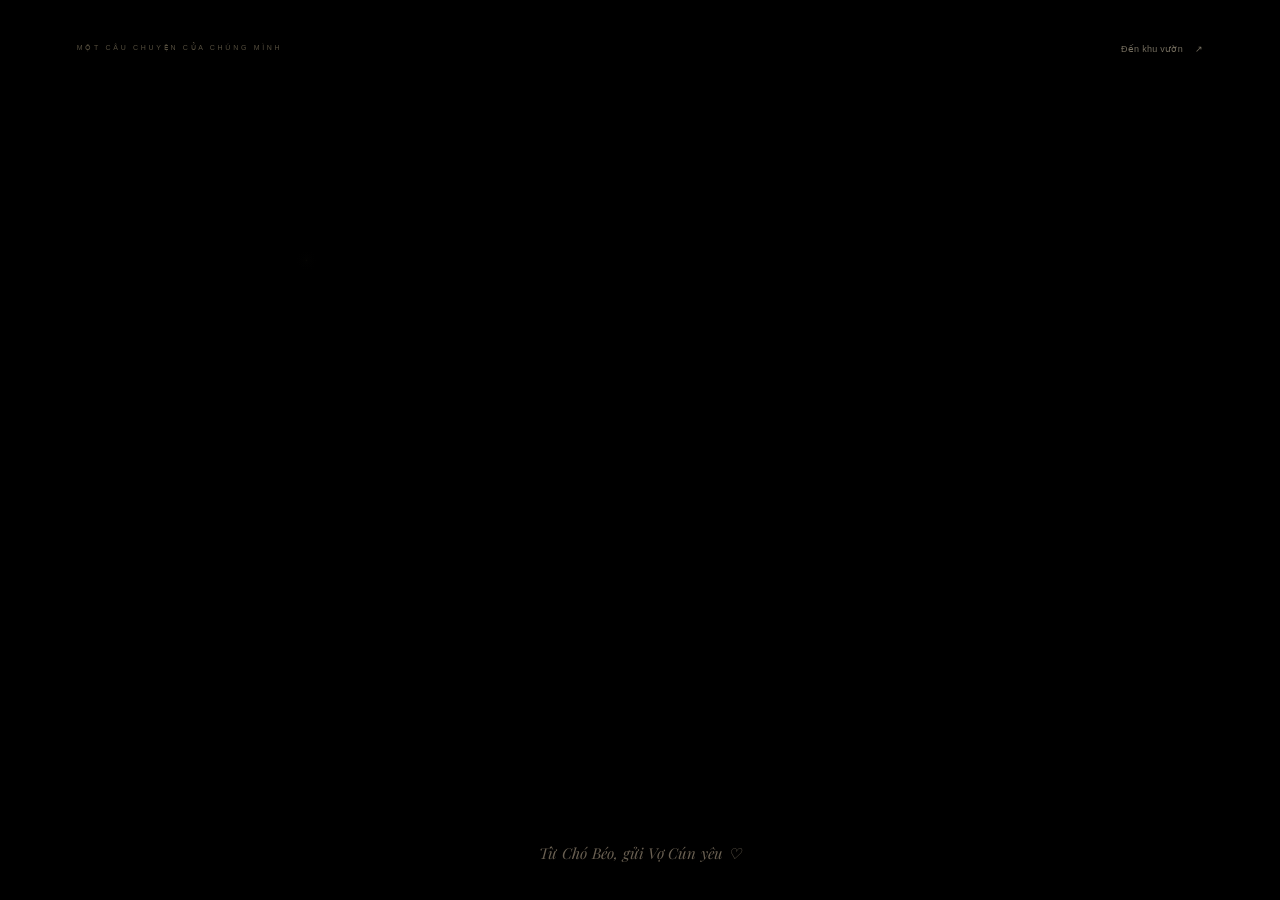
<file: vuon-hoa-cua-em/index.html>
<!doctype html>
<html lang="vi" data-time="dusk">
<head>
  <meta charset="utf-8">
<meta http-equiv="Content-Security-Policy" content="default-src 'self'; script-src 'self'; style-src 'self' 'unsafe-inline' https://fonts.googleapis.com; font-src 'self' https://fonts.gstatic.com; img-src 'self' data:; connect-src 'self'; object-src 'none'; base-uri 'none'; form-action 'none'; frame-src https://www.youtube-nocookie.com; media-src 'self'; upgrade-insecure-requests">
  <meta name="viewport" content="width=device-width, initial-scale=1">
  <meta name="theme-color" content="#213c37">
  <meta name="robots" content="noindex, nofollow">
  <meta name="description" content="Một khu vườn nhỏ, một trời thương nhớ. Dành cho Minh Hân, người khiến những ngày bình thường cũng nở hoa.">
  <meta property="og:title" content="Từ ngày gặp em, thế giới anh nở hoa. ♡">
  <meta property="og:description" content="Một khu vườn dành riêng cho Vợ Cún. Từ Chó Béo, với tất cả thương yêu. 18.10.2025">
  <meta property="og:type" content="website">
  <meta property="og:locale" content="vi_VN">
  <meta property="og:url" content="https://thienp-nguyen.github.io/vuon-hoa-cua-em/">
  <title>Khu vườn của em · Thiện & Minh Hân</title>
  <link rel="icon" href="icon.svg" type="image/svg+xml">
  <link rel="preconnect" href="https://fonts.googleapis.com">
  <link rel="preconnect" href="https://fonts.gstatic.com" crossorigin>
  <link href="https://fonts.googleapis.com/css2?family=Be+Vietnam+Pro:wght@300;400;500;600&family=Italiana&family=Playfair+Display:ital,wght@0,400;0,500;0,600;1,400;1,500&display=swap" rel="stylesheet">
  <link rel="stylesheet" href="style.css?v=2">
  <link rel="stylesheet" href="journey.css?v=3">
  <script src="noidung.js?v=4" defer></script>
  <script src="flowers.js?v=4" defer></script>
  <script src="botanica.js?v=2" defer></script>
  <script src="garden.js?v=2" defer></script>
  <script src="app.js?v=3" defer></script>
  <script src="intro.js?v=2" defer></script>
</head>
<body data-screen="intro">
<svg class="svg-library" xmlns="http://www.w3.org/2000/svg" aria-hidden="true"><defs>
  <symbol id="i-flower" viewBox="0 0 32 32"><g fill="none" stroke="currentColor" stroke-width="1.2"><path d="M16 12C4-4 0 15 12 16C-4 28 15 32 16 20C28 36 32 17 20 16C36 4 17 0 16 12Z"/><circle cx="16" cy="16" r="3"/></g></symbol>
  <symbol id="i-heart" viewBox="0 0 24 24"><path d="M12 20S2 14 2 7.5C2 2 9 1 12 6c3-5 10-4 10 1.5C22 14 12 20 12 20Z" fill="none" stroke="currentColor" stroke-width="1.4"/></symbol>
  <symbol id="i-sparkle" viewBox="0 0 24 24"><path d="M12 2c0 7-3 10-10 10 7 0 10 3 10 10 0-7 3-10 10-10-7 0-10-3-10-10Z" fill="none" stroke="currentColor" stroke-width="1.2"/></symbol>
  <symbol id="i-music" viewBox="0 0 24 24"><path d="M9 18V5l11-3v13M9 9l11-3" fill="none" stroke="currentColor" stroke-width="1.4"/><ellipse cx="6" cy="18" rx="3" ry="2" fill="none" stroke="currentColor" stroke-width="1.4"/><ellipse cx="17" cy="15" rx="3" ry="2" fill="none" stroke="currentColor" stroke-width="1.4"/></symbol>
  <symbol id="i-arrow" viewBox="0 0 24 24"><path d="M4 12h15m-6-6 6 6-6 6" fill="none" stroke="currentColor" stroke-width="1.4"/></symbol>
</defs></svg>
<section class="cinematic-intro" id="intro" aria-label="Lời mở đầu dành riêng cho Minh Hân">
 <div class="intro-darkness" id="introDarkness"></div><canvas id="introLights" aria-hidden="true"></canvas>
 <span class="intro-corner">MỘT CÂU CHUYỆN CỦA CHÚNG MÌNH</span>
 <button class="intro-skip" id="introSkip" type="button">Đến khu vườn <span>↗</span></button>
 <div class="intro-story"><span class="intro-date" id="introDate">18 . 10 . 2025 · PHÚC LONG</span><p id="introWords" aria-hidden="true"></p><p class="sr-only" id="introAccessible" aria-live="polite"></p><div class="intro-line" aria-hidden="true"></div><button class="primary-button intro-enter" id="introEnter" type="button" hidden>Nắm tay anh nhé <span>→</span></button></div>
 <span class="intro-bottom">Từ Chó Béo, gửi Vợ Cún yêu ♡</span>
</section>
<a class="skip" href="#forest" data-go="forest">Đến rừng hoa</a>
<header class="site-header" inert>
  <a class="brand" href="#garden" aria-label="Về khu vườn"><svg><use href="#i-flower"/></svg><span>khu vườn của em<small>THIỆN & MINH HÂN</small></span></a>
  <nav aria-label="Đi dạo trong vườn"><a href="#forest" data-go="forest">Rừng hoa</a><a href="#memories" data-go="memories">Chúng mình</a><a href="#letter" data-go="letter">Lá thư cho em <span>↗</span></a></nav>
  <button class="sound-button" id="soundToggle" type="button" aria-pressed="false"><svg><use href="#i-music"/></svg><span>Bật nhạc</span><i class="sound-bars" aria-hidden="true"><b></b><b></b><b></b></i></button>
</header>
<main id="experience" inert>
  <section class="hero" id="garden" aria-label="Khu vườn cổ tích dành cho Minh Hân">
    <div class="garden-art" aria-hidden="true"><canvas id="landscape"></canvas><canvas id="blooms"></canvas></div>
    <div class="hero-shade"></div>
    <div class="hero-copy">
      <div class="eyebrow"><span></span> KỶ NIỆM NGÀY ĐẦU TIÊN MÌNH GẶP NHAU <span></span></div>
      <h1>Từ ngày gặp em,<br>thế giới anh <em>nở hoa.</em></h1>
      <p>Anh dành cả khu vườn này cho em.<br>Và tất cả dịu dàng trong anh, cũng vậy.</p>
      <a class="primary-button" href="#forest" data-go="forest"><svg><use href="#i-flower"/></svg> Đi dạo cùng anh nhé <span>→</span></a>
      <div class="dedication">Dành riêng cho <strong>Minh Hân</strong> <svg><use href="#i-heart"/></svg></div>
    </div>
    <button class="rabbit-note" id="rabbitNote" type="button" aria-label="Lời nhắn của Vợ Cún và Chó Béo"><span>Vợ Cún & Chó Béo, bên nhau nhé ♡</span></button>
    <div class="garden-toolbar">
      <div class="time-switch" role="group" aria-label="Ánh sáng khu vườn"><button type="button" data-time="dusk" aria-pressed="true"><span>☼</span> Chạng vạng</button><button type="button" data-time="night" aria-pressed="false"><span>☾</span> Ánh trăng</button></div>
      <p class="garden-hint"><svg><use href="#i-sparkle"/></svg> Chạm vào bãi cỏ để gieo một bông hoa</p>
      <button class="motion-toggle" id="motionToggle" type="button" aria-pressed="true">✧ <span>Hiệu ứng bật</span></button>
    </div>
    <button class="plant-surface" id="plantSurface" type="button" aria-label="Gieo thêm một bông hoa trong vườn. Bạn cũng có thể nhấn Enter."></button>
    <button class="replay-button" id="replayIntro" type="button">↺ Xem lại lời mở đầu</button>
    <span class="edge-label">MỘT KHU VƯỜN. MỘT NGƯỜI THƯƠNG.</span>
  </section>

  <section class="forest-section" id="forest" aria-label="Rừng hoa của Vợ Cún" hidden>
   <div class="forest-viewport" id="forestViewport">
    <div class="forest-shade" aria-hidden="true"></div>
    <div class="forest-heading"><span class="eyebrow">CHƯƠNG 02 · MỖI BÔNG HOA LÀ MỘT LỜI YÊU</span><h2>Một khu rừng hoa,<br><em>chỉ thương mình em.</em></h2><p>Em chạm vào một bông hoa nhé.<br>Có một điều anh muốn kể, đang đợi bên trong.</p></div>
    <div class="flower-hotspots" id="flowerHotspots" aria-label="Chọn một bông hoa trong rừng"></div>
    <div class="forest-tools"><button class="glass-button" id="catalogToggle" type="button"><svg><use href="#i-flower"/></svg> Sổ 30 loài hoa <span id="flowerProgress">0 / 30</span></button><button class="glass-button" id="nextBed" type="button">Luống hoa khác ↻</button></div>
    <span class="forest-read-note" id="forestReadNote" role="status" aria-live="polite">Mỗi loài hoa, một ý nghĩa. Mỗi lời thương, dành cho Cún.</span>
   </div>
   <div class="chapter-next"><button class="text-button" data-go="home" type="button">← Về khu vườn</button><p>Hoa còn rất nhiều.<br>Anh còn một câu chuyện muốn kể.</p><button class="primary-button" data-go="memories" type="button">Xem những ngày có nhau <span>→</span></button></div>
  </section>

  <section class="flowers-section" id="flowers">
    <div class="section-heading reveal"><span class="eyebrow">NHỮNG ĐIỀU ANH CHƯA NÓI HẾT</span><h2>Mỗi bông hoa,<br>một điều <em>anh thương.</em></h2><p>Có những điều nhỏ xíu, nhưng anh muốn giữ thật lâu.<br>Em chọn một bông hoa, anh kể em nghe nhé.</p></div>
    <div class="flower-collection" id="flowerCollection">
      <button class="flower-choice reveal" type="button" data-flower="0"><canvas data-species="rose" width="240" height="320" aria-hidden="true"></canvas><span class="flower-number">01 / SỰ DỊU DÀNG</span><h3>Một đóa hồng</h3><span class="pick-label">Một lời thương <svg><use href="#i-arrow"/></svg></span></button>
      <button class="flower-choice reveal" type="button" data-flower="1"><canvas data-species="tulip" width="240" height="320" aria-hidden="true"></canvas><span class="flower-number">02 / NIỀM VUI</span><h3>Một nhành tulip</h3><span class="pick-label">Một lời thương <svg><use href="#i-arrow"/></svg></span></button>
      <button class="flower-choice reveal" type="button" data-flower="2"><canvas data-species="daisy" width="240" height="320" aria-hidden="true"></canvas><span class="flower-number">03 / BÌNH YÊN</span><h3>Một bông cúc nhỏ</h3><span class="pick-label">Một lời thương <svg><use href="#i-arrow"/></svg></span></button>
      <button class="flower-choice reveal" type="button" data-flower="3"><canvas data-species="lavender" width="240" height="320" aria-hidden="true"></canvas><span class="flower-number">04 / NHỚ THƯƠNG</span><h3>Một nhành lavender</h3><span class="pick-label">Một lời thương <svg><use href="#i-arrow"/></svg></span></button>
      <button class="flower-choice reveal" type="button" data-flower="4"><canvas data-species="cosmos" width="240" height="320" aria-hidden="true"></canvas><span class="flower-number">05 / NGÀY MAI</span><h3>Một đóa sao nhái</h3><span class="pick-label">Một lời thương <svg><use href="#i-arrow"/></svg></span></button>
    </div>
    <p class="collection-footnote"><span>♡</span> Một khu vườn có rất nhiều hoa. Anh thì chỉ thương một người.</p>
  </section>

  <section class="memory-section" id="memories">
    <div class="memory-heading reveal"><div><span class="eyebrow">CHỈ CẦN NGƯỜI BÊN CẠNH LÀ EM</span><h2>Những ngày bình thường,<br>mà <em>anh thương nhất.</em></h2></div><p>Chẳng cần một nơi thật xa,<br>hay một ngày thật đặc biệt.<br>Có em, là đủ để anh muốn nhớ.</p></div>
    <div class="memory-string" aria-hidden="true"></div>
    <div class="polaroids" id="photos">
      <button class="polaroid reveal" type="button" data-photo="0"><i></i><img src="../sinh-nhat-minh-han/assets/anh/memory-4.webp" alt="Một cái ôm của chúng mình" loading="lazy" width="600" height="800"><span>Chỗ bình yên của anh <b>♡</b></span></button>
      <button class="polaroid reveal" type="button" data-photo="1"><i></i><img src="../sinh-nhat-minh-han/assets/anh/memory-3.webp" alt="Khoảnh khắc bên Minh Hân" loading="lazy" width="600" height="800"><span>Có em ở bên <b>♡</b></span></button>
      <button class="polaroid reveal" type="button" data-photo="2"><i></i><img src="../sinh-nhat-minh-han/assets/anh/memory-1.webp" alt="Chúng mình qua ô gương" loading="lazy" width="600" height="800"><span>Hai đứa, một thế giới <b>♡</b></span></button>
      <button class="polaroid reveal" type="button" data-photo="3"><i></i><img src="../sinh-nhat-minh-han/assets/anh/memory-2.webp" alt="Một ngày của hai đứa" loading="lazy" width="600" height="800"><span>Và còn nhiều ngày nữa… <b>♡</b></span></button>
    </div>
    <div class="together-date reveal" id="togetherDate" hidden><svg><use href="#i-heart"/></svg><p>Từ <strong id="firstDate"></strong>, mình đã có <strong id="daysTogether"></strong> ngày để thương nhau.</p></div>
    <div class="handwritten-note reveal">Nếu được quay lại ngày đầu gặp nhau,<br>anh vẫn muốn đi về phía em.</div>
    <div class="chapter-next"><button class="text-button" data-go="forest" type="button">← Quay lại rừng hoa</button><p>Từ buổi chiều ở Phúc Long,<br>đến một người anh gọi là vợ.</p><button class="primary-button" data-go="letter" type="button">Anh có lời muốn nói <span>→</span></button></div>
  </section>

  <section class="letter-section" id="letter">
    <div class="letter-sprig left-sprig" aria-hidden="true"></div><div class="letter-sprig right-sprig" aria-hidden="true"></div>
    <div class="section-heading reveal"><span class="eyebrow">Ở MỘT GÓC NHỎ TRONG VƯỜN</span><h2>Anh có một lá thư.<br><em>Chỉ dành cho em.</em></h2><p>Có những lời, anh muốn em được đọc thật chậm.</p></div>
    <button class="envelope reveal" id="openLetter" type="button" aria-label="Mở lá thư gửi Vợ Cún yêu"><span class="envelope-back"></span><span class="envelope-paper">Gửi Vợ Cún yêu ♡</span><span class="envelope-front"></span><span class="envelope-flap"></span><span class="wax-seal">♡</span><span class="envelope-sprig">✿</span></button>
    <p class="envelope-hint">Chạm vào dấu tim để mở thư <span>↗</span></p>
    <div class="chapter-next"><button class="text-button" data-go="memories" type="button">← Những ngày có nhau</button><p>Đọc xong rồi,<br>mình cùng ước một điều nhé.</p><button class="primary-button" data-go="wish" type="button">Cùng anh thả đèn ước <span>→</span></button></div>
  </section>

  <section class="wish-section" id="wish"><div class="wish-stars" aria-hidden="true">✧ <span>·</span> ✦ <span>·</span> ✧</div><span class="eyebrow">CHƯƠNG CUỐI · NHỮNG MÙA HOA SAU</span><h2>Mong mọi mùa hoa sau,<br><em>mình vẫn có nhau.</em></h2><p>Thả một chiếc đèn nhỏ, gửi một điều thật dịu dàng lên trời.</p><button class="primary-button" id="openWish" type="button"><svg><use href="#i-sparkle"/></svg> Thả đèn ước <span>↗</span></button><button class="wish-return" data-go="forest" type="button">Mình trở lại rừng hoa nhé ♡</button><div class="lantern-sky" id="lanternSky" aria-hidden="true"></div></section>
</main>
<footer><a class="footer-brand" href="#garden"><svg><use href="#i-flower"/></svg> Từ Chó Béo, với tất cả thương yêu.</a><p>Khu vườn này là của em. Hôm nay, và cả những ngày sau.</p><a class="back-top" href="#garden" aria-label="Về khu vườn">↑</a></footer>
<dialog id="catalogDialog" class="catalog-dialog" aria-labelledby="catalogTitle"><div class="catalog-header"><div><span class="eyebrow">BÁCH HOA · NHỮNG LỜI CHƯA NÓI HẾT</span><h2 id="catalogTitle">Ba mươi bông hoa.<br><em>Ba mươi cách thương em.</em></h2></div><button class="dialog-close" data-close="catalogDialog" aria-label="Đóng sổ hoa">×</button></div><label class="flower-search"><svg><use href="#i-flower"/></svg><input id="flowerSearch" type="search" placeholder="Em muốn tìm loài hoa nào?" aria-label="Tìm tên loài hoa"></label><div class="flower-filters" id="flowerFilters" role="group" aria-label="Chọn ý nghĩa hoa"><button type="button" data-filter="all" aria-pressed="true">Tất cả</button><button type="button" data-filter="say-dam" aria-pressed="false">Say đắm</button><button type="button" data-filter="gan-bo" aria-pressed="false">Gắn bó</button><button type="button" data-filter="nho-thuong" aria-pressed="false">Nhớ thương</button><button type="button" data-filter="binh-yen" aria-pressed="false">Bình yên</button></div><p class="catalog-context">Hoa có nhiều cách kể chuyện theo màu sắc và văn hóa. Anh chọn những ý nghĩa dịu dàng để gửi em.</p><div class="catalog-grid" id="catalogGrid"></div><p id="noFlowers" hidden>Chưa tìm thấy bông hoa này. Em thử tên khác nhé.</p><details class="flower-context"><summary>Một chút về ngôn ngữ hoa</summary><p>Đây là 30 loài hoa tiêu biểu cho tình yêu, gắn bó, nhớ thương và bình yên; không phải danh mục mọi loài hoa trên thế giới. Ý nghĩa được chọn từ ngôn ngữ hoa phương Tây và cách tặng hoa hiện đại, có thể khác giữa các truyền thống. Trong từng bông hoa, phần ý nghĩa có nguồn tham khảo; phần lời thương là những dòng Chó Béo dành riêng cho Cún.</p></details></dialog>
<dialog id="flowerDialog" class="flower-dialog botanical-dialog" aria-labelledby="flowerTitle"><button class="dialog-close" data-close="flowerDialog" aria-label="Trở lại rừng hoa">×</button><div class="botanical-art"><span class="botanical-index" id="flowerIndex"></span><canvas id="noteFlower" width="420" height="560" aria-hidden="true"></canvas><h3 id="flowerName"></h3><i id="flowerLatin"></i><span class="botanical-stamp">GỬI VỢ CÚN ♡</span></div><article class="botanical-copy"><span class="eyebrow" id="flowerKicker"></span><p class="flower-meaning" id="flowerMeaning"></p><h2 id="flowerTitle"></h2><p id="flowerMessage"></p><span class="dialog-signature">Chó Béo của em ♡</span><details class="meaning-source"><summary>Ý nghĩa của bông hoa này</summary><p id="meaningContext"></p><a id="meaningSource" href="#" target="_blank" rel="noopener noreferrer"></a></details><div class="flower-dialog-controls"><button class="text-button" id="prevFlower" type="button" aria-label="Bông hoa trước">←</button><span id="flowerPage"></span><button class="text-button" id="nextFlower" type="button">Lời thương tiếp <span>→</span></button></div><button class="back-to-book" id="backToBook" type="button">Mở lại sổ 30 loài hoa</button></article></dialog>
<dialog id="letterDialog" class="letter-dialog" aria-labelledby="letterTitle"><button class="dialog-close" data-close="letterDialog" aria-label="Đóng thư">×</button><article><span class="eyebrow">MỘT LÁ THƯ TỪ TRÁI TIM</span><h2 id="letterTitle">Gửi Vợ Cún yêu của anh,</h2><div id="letterContent"></div><p class="letter-sign">Thương em, thật nhiều.<br><strong>Chó Béo của em ♡</strong></p><div class="letter-bottom"><svg><use href="#i-flower"/></svg><span>Hôm nay. Ngày mai. Và rất lâu về sau.</span><svg><use href="#i-flower"/></svg></div><button class="letter-keepsake" data-close="letterDialog" type="button">Cất thư vào lòng ♡</button></article></dialog>
<dialog id="photoDialog" class="photo-dialog" aria-label="Ảnh của chúng mình"><button class="dialog-close" data-close="photoDialog" aria-label="Đóng ảnh">×</button><img id="photoLarge" alt=""><div class="photo-controls"><button id="prevPhoto" aria-label="Ảnh trước" type="button">←</button><span id="photoCaption"></span><button id="nextPhoto" aria-label="Ảnh sau" type="button">→</button></div></dialog>
<dialog id="wishDialog" class="wish-dialog" aria-labelledby="wishTitle"><button class="dialog-close" data-close="wishDialog" aria-label="Đóng điều ước">×</button><span class="wish-icon" aria-hidden="true">✧</span><span class="eyebrow">ĐỂ BẦU TRỜI GIỮ HỘ MÌNH</span><h2 id="wishTitle">Em ước điều gì?</h2><p>Một điều nhỏ thôi, dành cho hai đứa.</p><form id="wishForm"><label class="sr-only" for="wishInput">Điều ước của em</label><textarea id="wishInput" maxlength="180" rows="3" placeholder="Mong chúng mình luôn…" required></textarea><button class="primary-button" type="submit">Gửi lên những vì sao <span>↗</span></button></form></dialog>
<div class="toast" id="toast" role="status" aria-live="polite"></div>
<div id="petalLayer" aria-hidden="true"></div>
<noscript><p class="noscript">Em bật JavaScript để hoa có thể nở và mở những lá thư nhé. Các bức ảnh và lời nhắn trên trang vẫn dành riêng cho em. ♡</p></noscript>
</body>
</html>
</file>
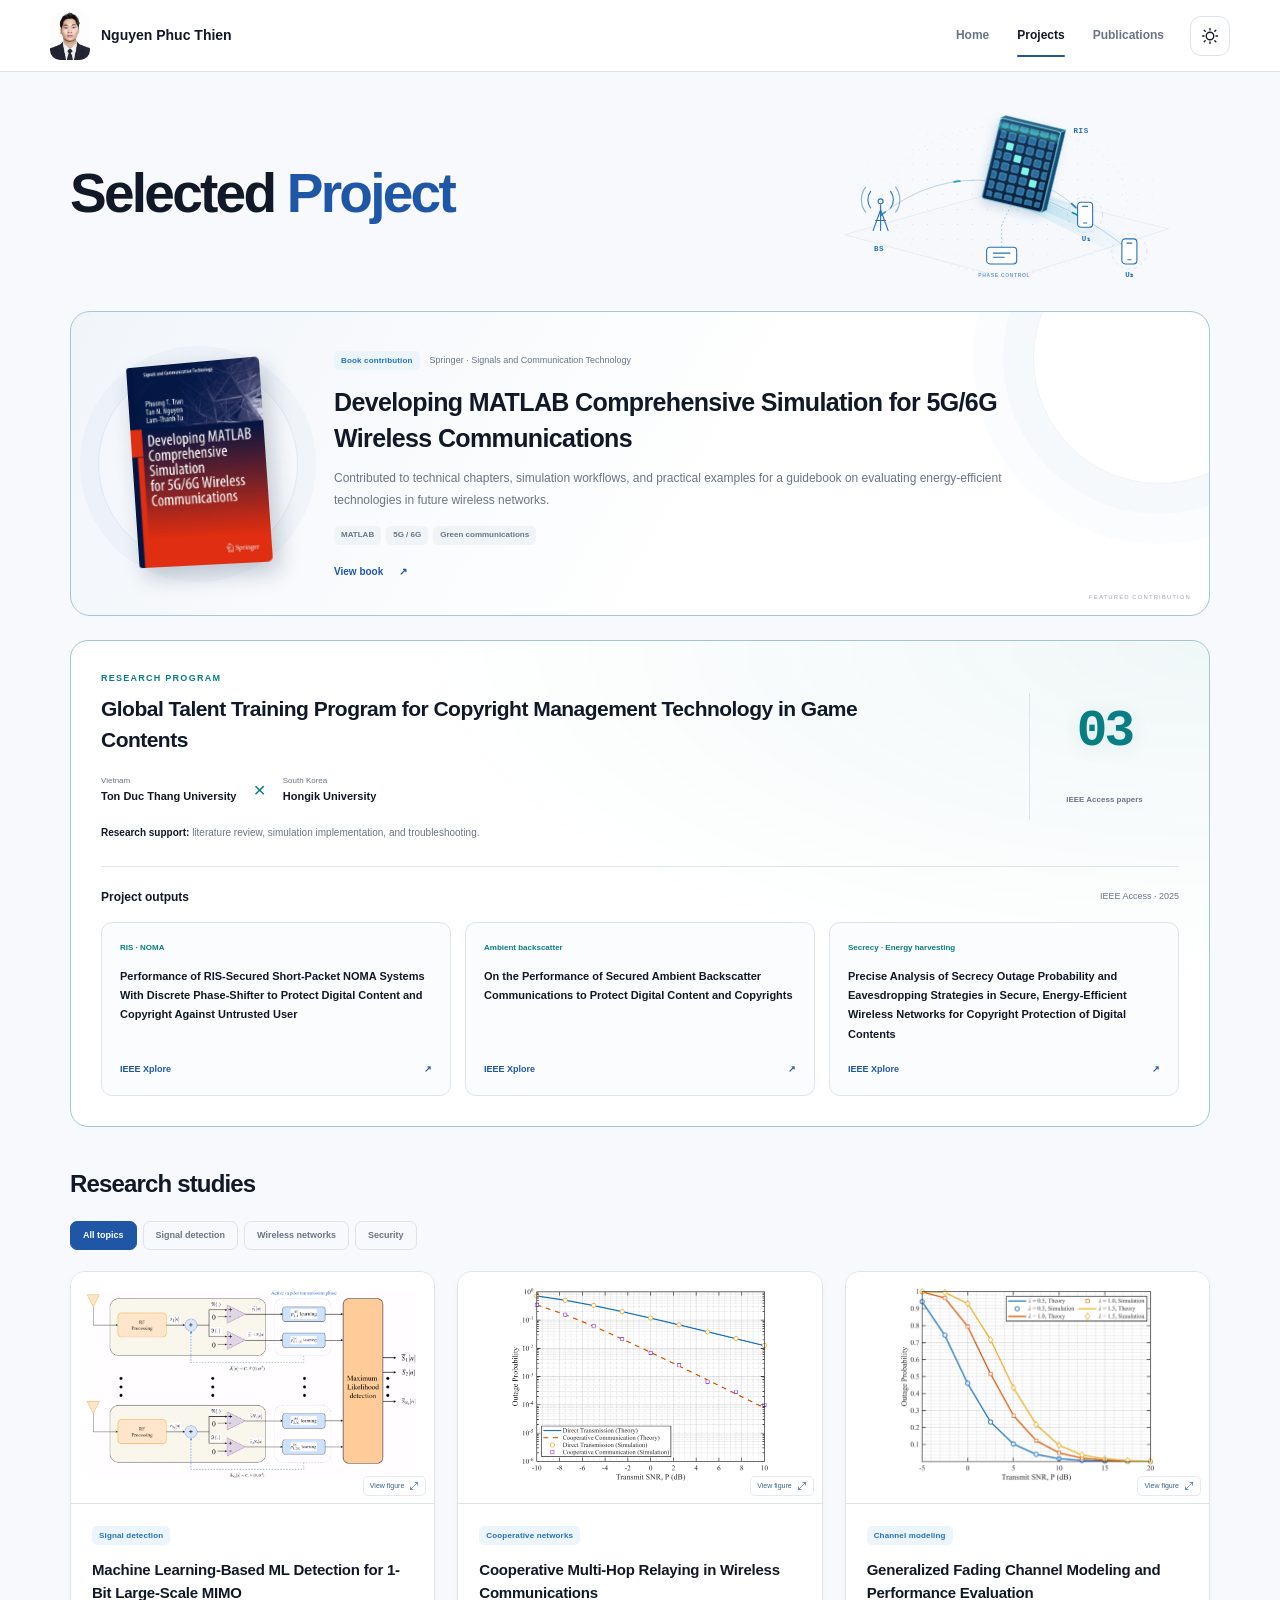
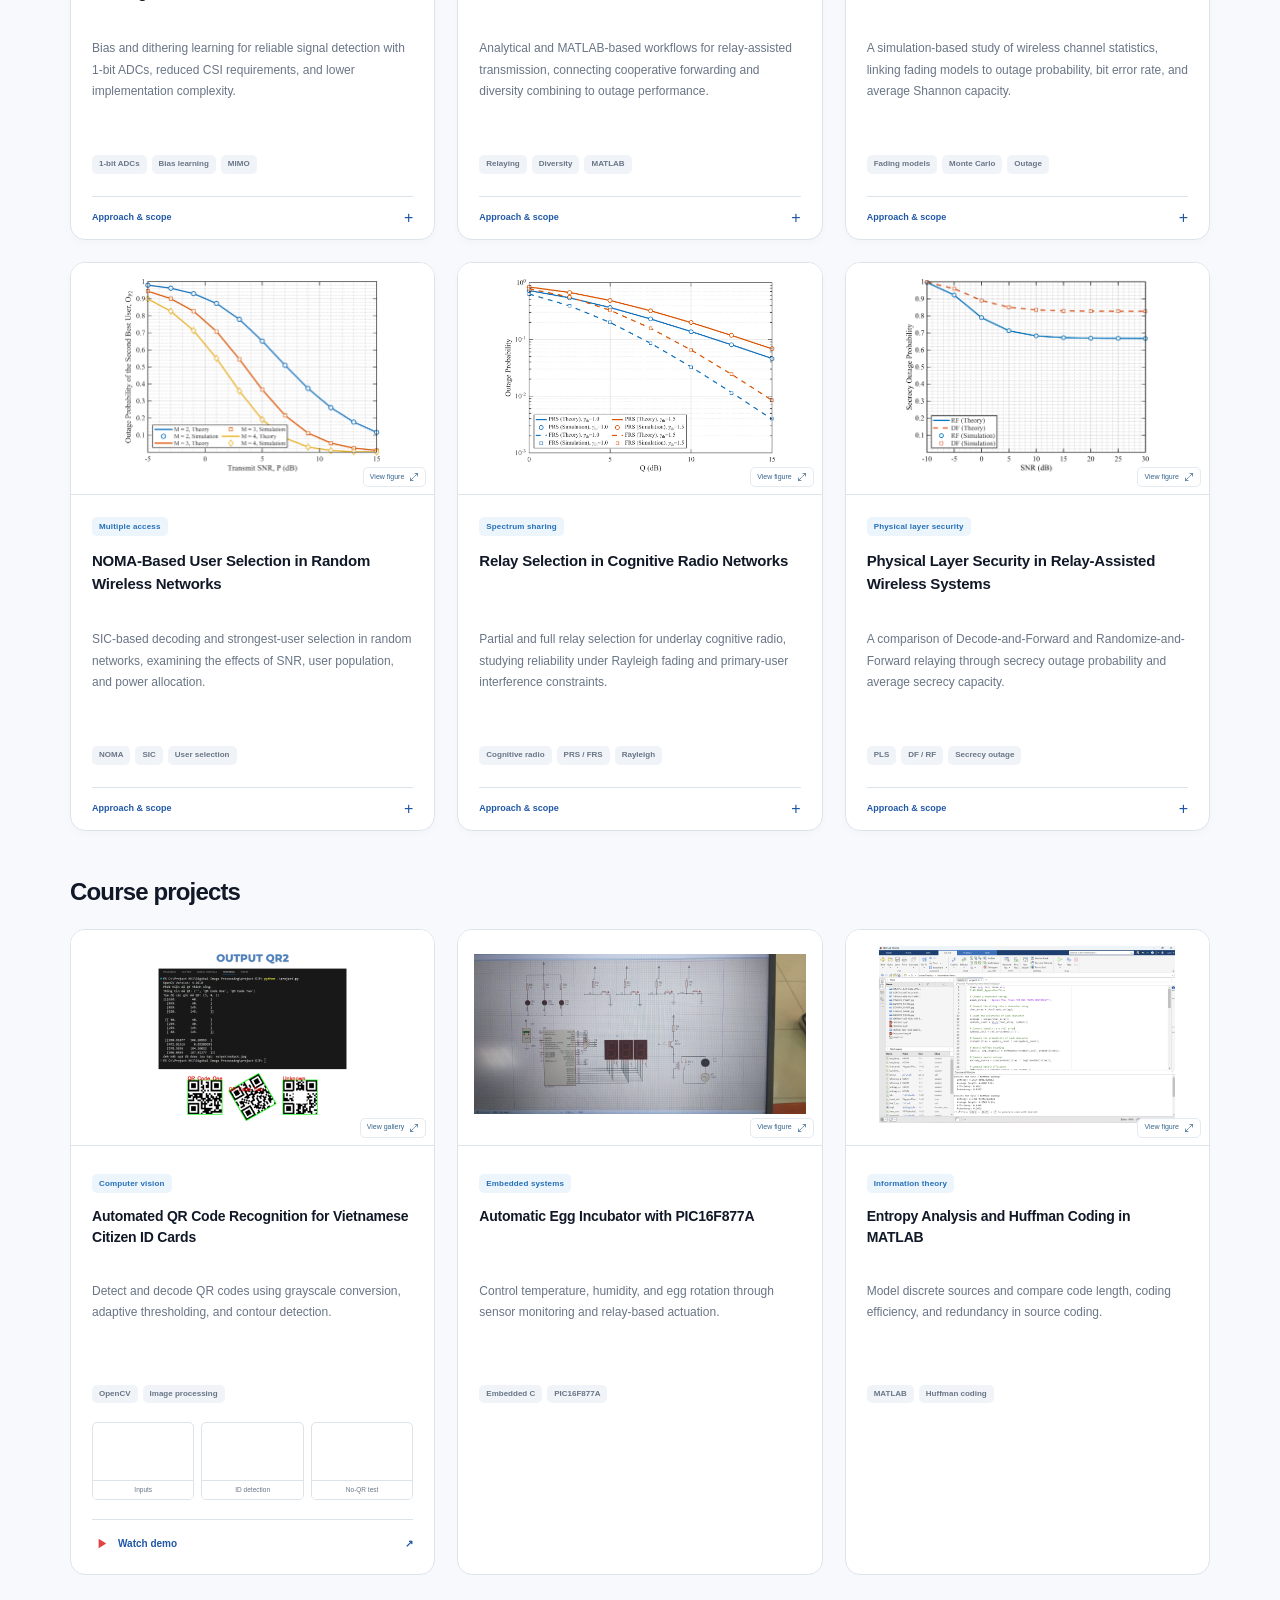
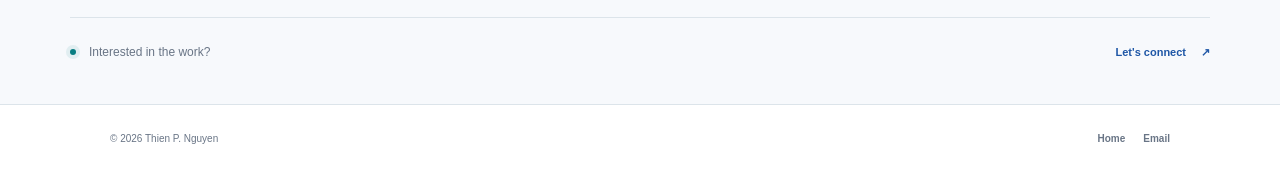
<file: projects.html>
<!DOCTYPE html>
<html lang="en">
<head>
<meta charset="UTF-8">
<meta http-equiv="Content-Security-Policy" content="default-src 'self'; script-src 'self'; style-src 'self' 'unsafe-inline' https://fonts.googleapis.com; font-src 'self' https://fonts.gstatic.com; img-src 'self' data:; connect-src 'self'; object-src 'none'; base-uri 'none'; form-action 'none'; frame-src 'none'; media-src 'self'; upgrade-insecure-requests"><meta name="viewport" content="width=device-width,initial-scale=1.0">
<title>Projects | Thien P. Nguyen</title>
<meta name="description" content="Explore Thien P. Nguyen's research projects in wireless communications, 1-bit MIMO detection, cooperative relaying, channel modeling, NOMA, cognitive radio, and physical layer security.">
<link rel="preconnect" href="https://fonts.googleapis.com"><link rel="preconnect" href="https://fonts.gstatic.com" crossorigin>
<link href="https://fonts.googleapis.com/css2?family=Montserrat:wght@400;500;600;700;800&amp;family=Orbitron:wght@500;600;700&amp;display=swap" rel="stylesheet">
<link rel="stylesheet" href="./assets/css/styles.css?v=20260918-4">
<link rel="stylesheet" href="./assets/css/projects.css?v=20261012-4">
</head>
<body class="projects-view">
<a class="project-skip-link" href="#projects-main">Skip to projects</a>
<header class="site-header">
  <div class="nav-container">
    <a class="brand" href="index.html"><img src="./assets/anhthe.png" alt="Thien P. Nguyen"><span>Nguyen Phuc Thien</span></a>
    <nav class="desktop-nav" aria-label="Primary navigation">
      <a href="index.html">Home</a>
      <a class="active" href="projects.html">Projects</a>
      <a href="publications.html">Publications</a>
    </nav>
    <button class="theme-toggle" type="button" aria-label="Toggle light/dark mode">
      <svg class="sun-icon" viewBox="0 0 24 24"><path d="M12 4V2m0 20v-2M4 12H2m20 0h-2M5.64 5.64 4.22 4.22m15.56 15.56-1.42-1.42M18.36 5.64l1.42-1.42M4.22 19.78l1.42-1.42M12 17a5 5 0 1 0 0-10 5 5 0 0 0 0 10Z"/></svg>
      <svg class="moon-icon" viewBox="0 0 24 24"><path d="M21 15.1A9 9 0 1 1 8.9 3a7 7 0 0 0 12.1 12.1Z"/></svg>
    </button>
    <button class="menu-toggle" type="button" aria-label="Open menu" aria-expanded="false"><span></span><span></span><span></span></button>
  </div>
  <nav class="mobile-nav">
    <a href="index.html">Home</a>
    <a class="active" href="projects.html">Projects</a>
    <a href="publications.html">Publications</a>
  </nav>
</header>
<main id="projects-main" class="page-width projects-page">
  <section class="research-hero" aria-labelledby="projects-title">
    <div class="research-hero-copy">
      <h1 id="projects-title">Selected <span>Project</span></h1>
    </div>
    <div class="ris-art" role="img" aria-label="Illustrative RIS-assisted multi-user wireless system: a base station sends a signal to a programmable reflecting surface, which redirects it to two users. A controller configures the RIS elements.">
      <div class="ris-art-grid" aria-hidden="true"></div>
      <svg viewBox="0 0 430 230" fill="none" aria-hidden="true">
        <defs>
          <linearGradient id="ris-face" x1="0" y1="0" x2="72" y2="96" gradientUnits="userSpaceOnUse"><stop stop-color="#193c67"/><stop offset="1" stop-color="#071c36"/></linearGradient>
          <linearGradient id="ris-beam" x1="205" y1="106" x2="366" y2="183" gradientUnits="userSpaceOnUse"><stop stop-color="#17aeb7" stop-opacity=".2"/><stop offset="1" stop-color="#3293d9" stop-opacity="0"/></linearGradient>
          <linearGradient id="ris-scan" x1="0" y1="0" x2="0" y2="16" gradientUnits="userSpaceOnUse"><stop stop-color="#62f2df" stop-opacity="0"/><stop offset=".5" stop-color="#62f2df" stop-opacity=".48"/><stop offset="1" stop-color="#62f2df" stop-opacity="0"/></linearGradient>
          <pattern id="ris-elements" width="12" height="12" patternUnits="userSpaceOnUse"><rect x="2" y="2" width="8" height="8" rx="1" fill="#2a6b9c" stroke="#6dd6e5" stroke-width=".5"/></pattern>
          <clipPath id="ris-scan-clip"><rect width="72" height="96" rx="3"/></clipPath>
        </defs>
        <path class="ris-ground" d="M23 165 220 218 411 158 218 110Z"/>
        <ellipse class="ris-orbit" cx="218" cy="123" rx="143" ry="89"/>
        <path class="ris-beam-volume" d="M204 95 304 131 319 161 203 112Z" fill="url(#ris-beam)"/>
        <path class="ris-beam-volume" d="M202 98 365 171 371 200 200 114Z" fill="url(#ris-beam)"/>
        <g class="ris-link-lines"><path d="M66 142Q128 92 203 101"/><path d="M204 101Q265 91 311 144"/><path d="M204 104Q298 128 364 184"/></g>
        <g class="ris-packets"><path d="M66 142Q128 92 203 101"/><path d="M204 101Q265 91 311 144"/><path d="M204 104Q298 128 364 184"/></g>
        <g class="ris-bs" transform="translate(52 111)"><circle cx="14" cy="14" r="3"/><path d="M14 18v31M5 49l9-25 9 25M8 37h12M2 22a17 17 0 0 1 0-20M26 2a17 17 0 0 1 0 20"/><path class="ris-radio-wave" d="M-4 27a25 25 0 0 1 0-30M32-3a25 25 0 0 1 0 30"/></g>
        <g transform="matrix(1 .24 -.24 1 210 25)">
          <path d="M72 0 77-4V92L72 96Z" fill="#174c72" stroke="#67cde2" stroke-width=".6"/>
          <path d="M0 0 5-4H77L72 0Z" fill="#366887" stroke="#67cde2" stroke-width=".6"/>
          <rect class="ris-panel-face" width="72" height="96" rx="3" fill="url(#ris-face)" stroke="#7bd3ee" stroke-width="1"/>
          <rect x="4" y="4" width="64" height="88" fill="url(#ris-elements)"/>
          <g class="ris-phase-cells"><rect x="14" y="26" width="8" height="8" rx="1"/><rect x="26" y="38" width="8" height="8" rx="1"/><rect x="38" y="50" width="8" height="8" rx="1"/><rect x="50" y="62" width="8" height="8" rx="1"/></g>
          <g clip-path="url(#ris-scan-clip)"><rect class="ris-scan" width="72" height="16" fill="url(#ris-scan)"/></g>
        </g>
        <g class="ris-users"><g transform="translate(302 126)"><rect width="18" height="30" rx="4"/><path d="M6 5h6M7 25h4"/><circle class="ris-user-wave" cx="9" cy="15" r="21"/></g><g transform="translate(355 170)"><rect width="18" height="30" rx="4"/><path d="M6 5h6M7 25h4"/><circle class="ris-user-wave" cx="9" cy="15" r="21"/></g></g>
        <path class="ris-control-link" d="M211 180V153L222 130"/>
        <g class="ris-controller" transform="translate(193 180)"><rect width="36" height="20" rx="4"/><path d="M8 7h20M8 12h13"/></g>
        <g class="ris-labels" fill="currentColor"><text x="58" y="185">BS</text><text x="297" y="43">RIS</text><text x="307" y="173">U₁</text><text x="359" y="216">U₂</text><text class="ris-controller-label" x="183" y="216">PHASE CONTROL</text></g>
      </svg>
    </div>
  </section>

  <article class="book-feature" aria-labelledby="book-title">
    <a class="book-visual figure-link" href="./assets/projects/matlab-5g-6g-book.jpg" target="_blank" rel="noopener" data-figure data-caption="Developing MATLAB Comprehensive Simulation for 5G/6G Wireless Communications — Springer book cover" aria-label="Enlarge the MATLAB 5G/6G book cover">
      <span class="book-halo" aria-hidden="true"></span>
      <img src="./assets/projects/matlab-5g-6g-book.jpg" width="1359" height="2048" alt="Cover of Developing MATLAB Comprehensive Simulation for 5G/6G Wireless Communications, by Phuong T. Tran, Tan N. Nguyen, and Lam-Thanh Tu" fetchpriority="high" decoding="async">
    </a>
    <div class="book-copy">
      <div class="project-meta"><span class="project-type">Book contribution</span><span class="project-meta-label">Springer · Signals and Communication Technology</span></div>
      <h2 id="book-title">Developing MATLAB Comprehensive Simulation for 5G/6G Wireless Communications</h2>
      <p>Contributed to technical chapters, simulation workflows, and practical examples for a guidebook on evaluating energy-efficient technologies in future wireless networks.</p>
      <ul class="project-tags" aria-label="Book topics"><li>MATLAB</li><li>5G / 6G</li><li>Green communications</li></ul>
      <a class="project-resource-link" href="https://doi.org/10.1007/978-981-95-1117-4" target="_blank" rel="noopener">View book <span aria-hidden="true">↗</span></a>
    </div>
    <span class="book-feature-label" aria-hidden="true">FEATURED CONTRIBUTION</span>
  </article>

  <article class="research-program" aria-labelledby="program-title">
    <div class="program-overview">
      <div class="program-copy">
        <p class="research-eyebrow">Research program</p>
        <h2 id="program-title">Global Talent Training Program for Copyright Management Technology in Game Contents</h2>
        <div class="program-partners" aria-label="Vietnam–South Korea university collaboration"><span><small>Vietnam</small>Ton Duc Thang University</span><span class="partner-link-symbol" aria-hidden="true">×</span><span><small>South Korea</small>Hongik University</span></div>
        <p class="program-role"><strong>Research support:</strong> literature review, simulation implementation, and troubleshooting.</p>
      </div>
      <div class="program-output-stat" aria-label="Three IEEE Access papers linked as program outputs"><strong>03</strong><span>IEEE Access papers</span></div>
    </div>
    <div class="program-output-heading"><h3>Project outputs</h3><span>IEEE Access · 2025</span></div>
    <ol class="program-papers">
      <li><span class="program-paper-topic">RIS · NOMA</span><h4><a href="https://ieeexplore.ieee.org/document/10856109" target="_blank" rel="noopener">Performance of RIS-Secured Short-Packet NOMA Systems With Discrete Phase-Shifter to Protect Digital Content and Copyright Against Untrusted User</a></h4><a class="program-paper-link" href="https://ieeexplore.ieee.org/document/10856109" target="_blank" rel="noopener" aria-label="Read the RIS-secured short-packet NOMA paper on IEEE Xplore">IEEE Xplore <span aria-hidden="true">↗</span></a></li>
      <li><span class="program-paper-topic">Ambient backscatter</span><h4><a href="https://ieeexplore.ieee.org/document/11248821" target="_blank" rel="noopener">On the Performance of Secured Ambient Backscatter Communications to Protect Digital Content and Copyrights</a></h4><a class="program-paper-link" href="https://ieeexplore.ieee.org/document/11248821" target="_blank" rel="noopener" aria-label="Read the secured ambient backscatter paper on IEEE Xplore">IEEE Xplore <span aria-hidden="true">↗</span></a></li>
      <li><span class="program-paper-topic">Secrecy · Energy harvesting</span><h4><a href="https://ieeexplore.ieee.org/document/11131200" target="_blank" rel="noopener">Precise Analysis of Secrecy Outage Probability and Eavesdropping Strategies in Secure, Energy-Efficient Wireless Networks for Copyright Protection of Digital Contents</a></h4><a class="program-paper-link" href="https://ieeexplore.ieee.org/document/11131200" target="_blank" rel="noopener" aria-label="Read the secrecy outage and copyright protection paper on IEEE Xplore">IEEE Xplore <span aria-hidden="true">↗</span></a></li>
    </ol>
  </article>

  <section class="research-collection" aria-labelledby="research-studies-title">
    <div class="project-section-heading"><h2 id="research-studies-title">Research studies</h2></div>
    <div class="research-toolbar" hidden>
      <div class="research-filters" role="group" aria-label="Filter research projects">
        <button class="research-filter active" type="button" data-project-filter="all" aria-pressed="true">All topics</button>
        <button class="research-filter" type="button" data-project-filter="detection" aria-pressed="false">Signal detection</button>
        <button class="research-filter" type="button" data-project-filter="networks" aria-pressed="false">Wireless networks</button>
        <button class="research-filter" type="button" data-project-filter="security" aria-pressed="false">Security</button>
      </div>
    </div>
    <div class="research-grid">
      <article class="research-card" data-project-category="detection">
        <a class="project-figure figure-link" href="./assets/projects/one-bit-mimo.webp" target="_blank" rel="noopener" data-figure data-caption="1-bit large-scale MIMO — bias and dithering learning receiver architecture" aria-label="Enlarge the 1-bit MIMO receiver architecture">
          <img src="./assets/projects/one-bit-mimo.webp" width="2048" height="1165" alt="1-bit MIMO receiver architecture with RF processing, injected dithering, probability learning, and maximum likelihood detection" loading="lazy" decoding="async">
          <span class="figure-expand" aria-hidden="true">View figure <svg viewBox="0 0 20 20"><path d="M12 3h5v5M17 3l-6 6M8 17H3v-5M3 17l6-6"/></svg></span>
        </a>
        <div class="research-card-content">
          <div class="project-meta"><span class="project-type">Signal detection</span></div>
          <h3>Machine Learning-Based ML Detection for 1-Bit Large-Scale MIMO</h3>
          <p class="project-description">Bias and dithering learning for reliable signal detection with 1-bit ADCs, reduced CSI requirements, and lower implementation complexity.</p>
          <ul class="project-tags" aria-label="Project topics"><li>1-bit ADCs</li><li>Bias learning</li><li>MIMO</li></ul>
          <details class="project-details"><summary>Approach &amp; scope <span aria-hidden="true">+</span></summary><ul><li>Study bias learning and dithering learning in low-resolution receiver architectures.</li><li>Evaluate detection without detailed channel state information, with an emphasis on energy and implementation efficiency.</li></ul></details>
        </div>
      </article>

      <article class="research-card" data-project-category="networks">
        <a class="project-figure figure-link" href="./assets/projects/cooperative-relaying.webp" target="_blank" rel="noopener" data-figure data-caption="Cooperative relaying — theoretical and simulated outage probability versus transmit SNR" aria-label="Enlarge the cooperative relaying outage probability figure">
          <img src="./assets/projects/cooperative-relaying.webp" width="2048" height="1541" alt="Outage probability versus transmit SNR comparing direct transmission with cooperative communication, including theory curves and simulation markers" loading="lazy" decoding="async">
          <span class="figure-expand" aria-hidden="true">View figure <svg viewBox="0 0 20 20"><path d="M12 3h5v5M17 3l-6 6M8 17H3v-5M3 17l6-6"/></svg></span>
        </a>
        <div class="research-card-content">
          <div class="project-meta"><span class="project-type">Cooperative networks</span></div>
          <h3>Cooperative Multi-Hop Relaying in Wireless Communications</h3>
          <p class="project-description">Analytical and MATLAB-based workflows for relay-assisted transmission, connecting cooperative forwarding and diversity combining to outage performance.</p>
          <ul class="project-tags" aria-label="Project topics"><li>Relaying</li><li>Diversity</li><li>MATLAB</li></ul>
          <details class="project-details"><summary>Approach &amp; scope <span aria-hidden="true">+</span></summary><ul><li>Develop a research guide for students and early researchers studying cooperative and multi-hop systems.</li><li>Build system models and compare theoretical outage analysis with Monte Carlo simulations.</li></ul></details>
        </div>
      </article>

      <article class="research-card" data-project-category="networks">
        <a class="project-figure figure-link" href="./assets/projects/fading-channels.webp" target="_blank" rel="noopener" data-figure data-caption="Fading channel evaluation — theoretical and simulated outage probability under different channel parameters" aria-label="Enlarge the fading channel outage probability figure">
          <img src="./assets/projects/fading-channels.webp" width="2048" height="1563" alt="Outage probability versus transmit SNR for three channel parameter values, with theoretical curves and Monte Carlo simulation markers" loading="lazy" decoding="async">
          <span class="figure-expand" aria-hidden="true">View figure <svg viewBox="0 0 20 20"><path d="M12 3h5v5M17 3l-6 6M8 17H3v-5M3 17l6-6"/></svg></span>
        </a>
        <div class="research-card-content">
          <div class="project-meta"><span class="project-type">Channel modeling</span></div>
          <h3>Generalized Fading Channel Modeling and Performance Evaluation</h3>
          <p class="project-description">A simulation-based study of wireless channel statistics, linking fading models to outage probability, bit error rate, and average Shannon capacity.</p>
          <ul class="project-tags" aria-label="Project topics"><li>Fading models</li><li>Monte Carlo</li><li>Outage</li></ul>
          <details class="project-details"><summary>Approach &amp; scope <span aria-hidden="true">+</span></summary><ul><li>Analyze Rayleigh, Nakagami-m, Rician, cascaded Rayleigh, and alpha-mu fading channels.</li><li>Implement MATLAB simulations and analytical performance evaluation as a thesis-scale study guide.</li></ul></details>
        </div>
      </article>

      <article class="research-card" data-project-category="networks">
        <a class="project-figure figure-link" href="./assets/projects/noma-user-selection.webp" target="_blank" rel="noopener" data-figure data-caption="NOMA user selection — outage probability of the second-best user for different user populations" aria-label="Enlarge the NOMA user selection outage probability figure">
          <img src="./assets/projects/noma-user-selection.webp" width="2048" height="1546" alt="Outage probability of the second-best NOMA user versus transmit SNR for user populations M equals 2, 3, and 4" loading="lazy" decoding="async">
          <span class="figure-expand" aria-hidden="true">View figure <svg viewBox="0 0 20 20"><path d="M12 3h5v5M17 3l-6 6M8 17H3v-5M3 17l6-6"/></svg></span>
        </a>
        <div class="research-card-content">
          <div class="project-meta"><span class="project-type">Multiple access</span></div>
          <h3>NOMA-Based User Selection in Random Wireless Networks</h3>
          <p class="project-description">SIC-based decoding and strongest-user selection in random networks, examining the effects of SNR, user population, and power allocation.</p>
          <ul class="project-tags" aria-label="Project topics"><li>NOMA</li><li>SIC</li><li>User selection</li></ul>
          <details class="project-details"><summary>Approach &amp; scope <span aria-hidden="true">+</span></summary><ul><li>Model a base station selecting the two strongest users for non-orthogonal multiple access.</li><li>Develop outage analysis and simulation models to explore fairness between near and far users.</li></ul></details>
        </div>
      </article>

      <article class="research-card" data-project-category="networks">
        <a class="project-figure figure-link" href="./assets/projects/cognitive-radio.webp" target="_blank" rel="noopener" data-figure data-caption="Cognitive radio — partial and full relay selection outage probability versus interference constraint Q" aria-label="Enlarge the cognitive radio relay selection figure">
          <img src="./assets/projects/cognitive-radio.webp" width="2047" height="1465" alt="Outage probability versus Q comparing partial relay selection and full relay selection at two decoding thresholds" loading="lazy" decoding="async">
          <span class="figure-expand" aria-hidden="true">View figure <svg viewBox="0 0 20 20"><path d="M12 3h5v5M17 3l-6 6M8 17H3v-5M3 17l6-6"/></svg></span>
        </a>
        <div class="research-card-content">
          <div class="project-meta"><span class="project-type">Spectrum sharing</span></div>
          <h3>Relay Selection in Cognitive Radio Networks</h3>
          <p class="project-description">Partial and full relay selection for underlay cognitive radio, studying reliability under Rayleigh fading and primary-user interference constraints.</p>
          <ul class="project-tags" aria-label="Project topics"><li>Cognitive radio</li><li>PRS / FRS</li><li>Rayleigh</li></ul>
          <details class="project-details"><summary>Approach &amp; scope <span aria-hidden="true">+</span></summary><ul><li>Derive and validate outage probability expressions with multiple primary-user constraints.</li><li>Examine spectrum utilization, coverage, and the distinction between coding gain and diversity gain.</li></ul></details>
        </div>
      </article>

      <article class="research-card" data-project-category="security">
        <a class="project-figure figure-link" href="./assets/projects/physical-layer-security.webp" target="_blank" rel="noopener" data-figure data-caption="Physical layer security — secrecy outage probability of Randomize-and-Forward and Decode-and-Forward relaying" aria-label="Enlarge the physical layer security secrecy outage figure">
          <img src="./assets/projects/physical-layer-security.webp" width="2048" height="1628" alt="Secrecy outage probability versus SNR comparing Randomize-and-Forward and Decode-and-Forward relaying with theory and simulation" loading="lazy" decoding="async">
          <span class="figure-expand" aria-hidden="true">View figure <svg viewBox="0 0 20 20"><path d="M12 3h5v5M17 3l-6 6M8 17H3v-5M3 17l6-6"/></svg></span>
        </a>
        <div class="research-card-content">
          <div class="project-meta"><span class="project-type">Physical layer security</span></div>
          <h3>Physical Layer Security in Relay-Assisted Wireless Systems</h3>
          <p class="project-description">A comparison of Decode-and-Forward and Randomize-and-Forward relaying through secrecy outage probability and average secrecy capacity.</p>
          <ul class="project-tags" aria-label="Project topics"><li>PLS</li><li>DF / RF</li><li>Secrecy outage</li></ul>
          <details class="project-details"><summary>Approach &amp; scope <span aria-hidden="true">+</span></summary><ul><li>Develop a research guide for secure relay-assisted transmission over Rayleigh fading channels.</li><li>Study the secrecy performance and implementation complexity trade-off between the two protocols.</li></ul></details>
        </div>
      </article>
    </div>
  </section>

  <section class="course-collection" aria-labelledby="course-title">
    <div class="project-section-heading"><h2 id="course-title">Course projects</h2></div>
    <div class="course-grid">
      <article class="course-card">
        <a class="project-figure figure-link" href="./assets/projects/qr-multiple-detection.webp" target="_blank" rel="noopener" data-figure data-gallery="qr" data-gallery-order="3" data-caption="OpenCV QR detection — upright, rotated, and undecodable QR test cases" aria-label="Enlarge the QR code detection results">
          <img src="./assets/projects/qr-multiple-detection.webp" width="1920" height="1080" alt="OpenCV results and detection boxes for upright, rotated, and undecodable QR codes" loading="lazy" decoding="async"><span class="figure-expand" aria-hidden="true">View gallery <svg viewBox="0 0 20 20"><path d="M12 3h5v5M17 3l-6 6M8 17H3v-5M3 17l6-6"/></svg></span>
        </a>
        <div class="course-card-content">
          <span class="project-type">Computer vision</span>
          <h3>Automated QR Code Recognition for Vietnamese Citizen ID Cards</h3><p>Detect and decode QR codes using grayscale conversion, adaptive thresholding, and contour detection.</p>
          <ul class="project-tags"><li>OpenCV</li><li>Image processing</li></ul>
          <div class="course-gallery" aria-label="Additional QR project images">
            <a class="figure-link" href="./assets/projects/qr-inputs.webp" target="_blank" rel="noopener" data-figure data-gallery="qr" data-gallery-order="1" data-caption="QR project inputs — ID-card, multiple-code, and no-code test images" aria-label="View the QR project input images"><img src="./assets/projects/qr-inputs.webp" width="1920" height="1080" alt="Input slide with ID-card, multiple QR code, and no-code test images" loading="lazy" decoding="async"><span>Inputs</span></a>
            <a class="figure-link" href="./assets/projects/qr-id-detection.webp" target="_blank" rel="noopener" data-figure data-gallery="qr" data-gallery-order="2" data-caption="ID-card image — QR detection result and program output" aria-label="View the ID-card QR detection result"><img src="./assets/projects/qr-id-detection.webp" width="1920" height="1080" alt="QR detection result on the ID-card test image with program output" loading="lazy" decoding="async"><span>ID detection</span></a>
            <a class="figure-link" href="./assets/projects/qr-negative-test.webp" target="_blank" rel="noopener" data-figure data-gallery="qr" data-gallery-order="4" data-caption="Negative test — the program reports that no QR code is present" aria-label="View the no-QR negative test"><img src="./assets/projects/qr-negative-test.webp" width="1920" height="1080" alt="No-code test image and terminal output reporting that no QR code was found" loading="lazy" decoding="async"><span>No-QR test</span></a>
          </div>
          <a class="course-video-link" href="https://www.youtube.com/watch?v=bdVWQgFS8y8" target="_blank" rel="noopener" aria-label="Watch the automated QR recognition project demo on YouTube"><svg viewBox="0 0 20 20" aria-hidden="true"><path d="m7 5 8 5-8 5Z"/></svg>Watch demo <span aria-hidden="true">↗</span></a>
        </div>
      </article>
      <article class="course-card">
        <a class="project-figure figure-link" href="./assets/projects/pic16f877a-circuit.jpg" target="_blank" rel="noopener" data-figure data-caption="PIC16F877A project — circuit schematic in Proteus" aria-label="Enlarge the PIC16F877A circuit schematic"><img src="./assets/projects/pic16f877a-circuit.jpg" width="2048" height="995" alt="PIC16F877A circuit schematic with an LM35 temperature sensor, display, switches, and relay" loading="lazy" decoding="async"><span class="figure-expand" aria-hidden="true">View figure <svg viewBox="0 0 20 20"><path d="M12 3h5v5M17 3l-6 6M8 17H3v-5M3 17l6-6"/></svg></span></a>
        <div class="course-card-content"><span class="project-type">Embedded systems</span><h3>Automatic Egg Incubator with PIC16F877A</h3><p>Control temperature, humidity, and egg rotation through sensor monitoring and relay-based actuation.</p><ul class="project-tags"><li>Embedded C</li><li>PIC16F877A</li></ul></div>
      </article>
      <article class="course-card">
        <a class="project-figure figure-link" href="./assets/projects/huffman-matlab.webp" target="_blank" rel="noopener" data-figure data-caption="MATLAB implementation — entropy, Huffman coding efficiency, and redundancy results" aria-label="Enlarge the MATLAB entropy and Huffman coding results"><img src="./assets/projects/huffman-matlab.webp" width="2048" height="1225" alt="MATLAB code and output comparing base-2 and base-3 entropy, Huffman coding efficiency, and redundancy" loading="lazy" decoding="async"><span class="figure-expand" aria-hidden="true">View figure <svg viewBox="0 0 20 20"><path d="M12 3h5v5M17 3l-6 6M8 17H3v-5M3 17l6-6"/></svg></span></a>
        <div class="course-card-content"><span class="project-type">Information theory</span><h3>Entropy Analysis and Huffman Coding in MATLAB</h3><p>Model discrete sources and compare code length, coding efficiency, and redundancy in source coding.</p><ul class="project-tags"><li>MATLAB</li><li>Huffman coding</li></ul></div>
      </article>
    </div>
  </section>

  <section class="project-contact" aria-label="Contact about research"><div><span class="signal-dot" aria-hidden="true"></span><p>Interested in the work?</p></div><a href="mailto:nguyenphucthien999@gmail.com">Let's connect <span aria-hidden="true">↗</span></a></section>
</main>
<dialog class="figure-dialog" aria-labelledby="figure-dialog-caption">
  <div class="figure-dialog-toolbar"><span>PROJECT FIGURE</span><div class="figure-gallery-nav" hidden><button class="figure-previous" type="button" aria-label="Previous project image">←</button><span class="figure-position" aria-live="polite" aria-atomic="true"></span><button class="figure-next" type="button" aria-label="Next project image">→</button></div><button class="figure-close" type="button" aria-label="Close enlarged figure" autofocus><svg viewBox="0 0 24 24" aria-hidden="true"><path d="m6 6 12 12M18 6 6 18"/></svg></button></div>
  <div class="figure-dialog-stage"><img class="figure-dialog-image" alt=""></div>
  <div class="figure-dialog-footer"><p id="figure-dialog-caption"></p><a class="figure-original" target="_blank" rel="noopener">Open full size <span aria-hidden="true">↗</span></a></div>
</dialog>
<footer class="site-footer"><div class="page-width footer-inner"><p>© 2026 Thien P. Nguyen</p><div><a href="index.html">Home</a><a href="mailto:nguyenphucthien999@gmail.com">Email</a></div></div></footer>
<script src="./assets/js/main.js?v=20260918-4"></script>
<script src="./assets/js/projects.js?v=20261012-3"></script>
</body>
</html>
</file>
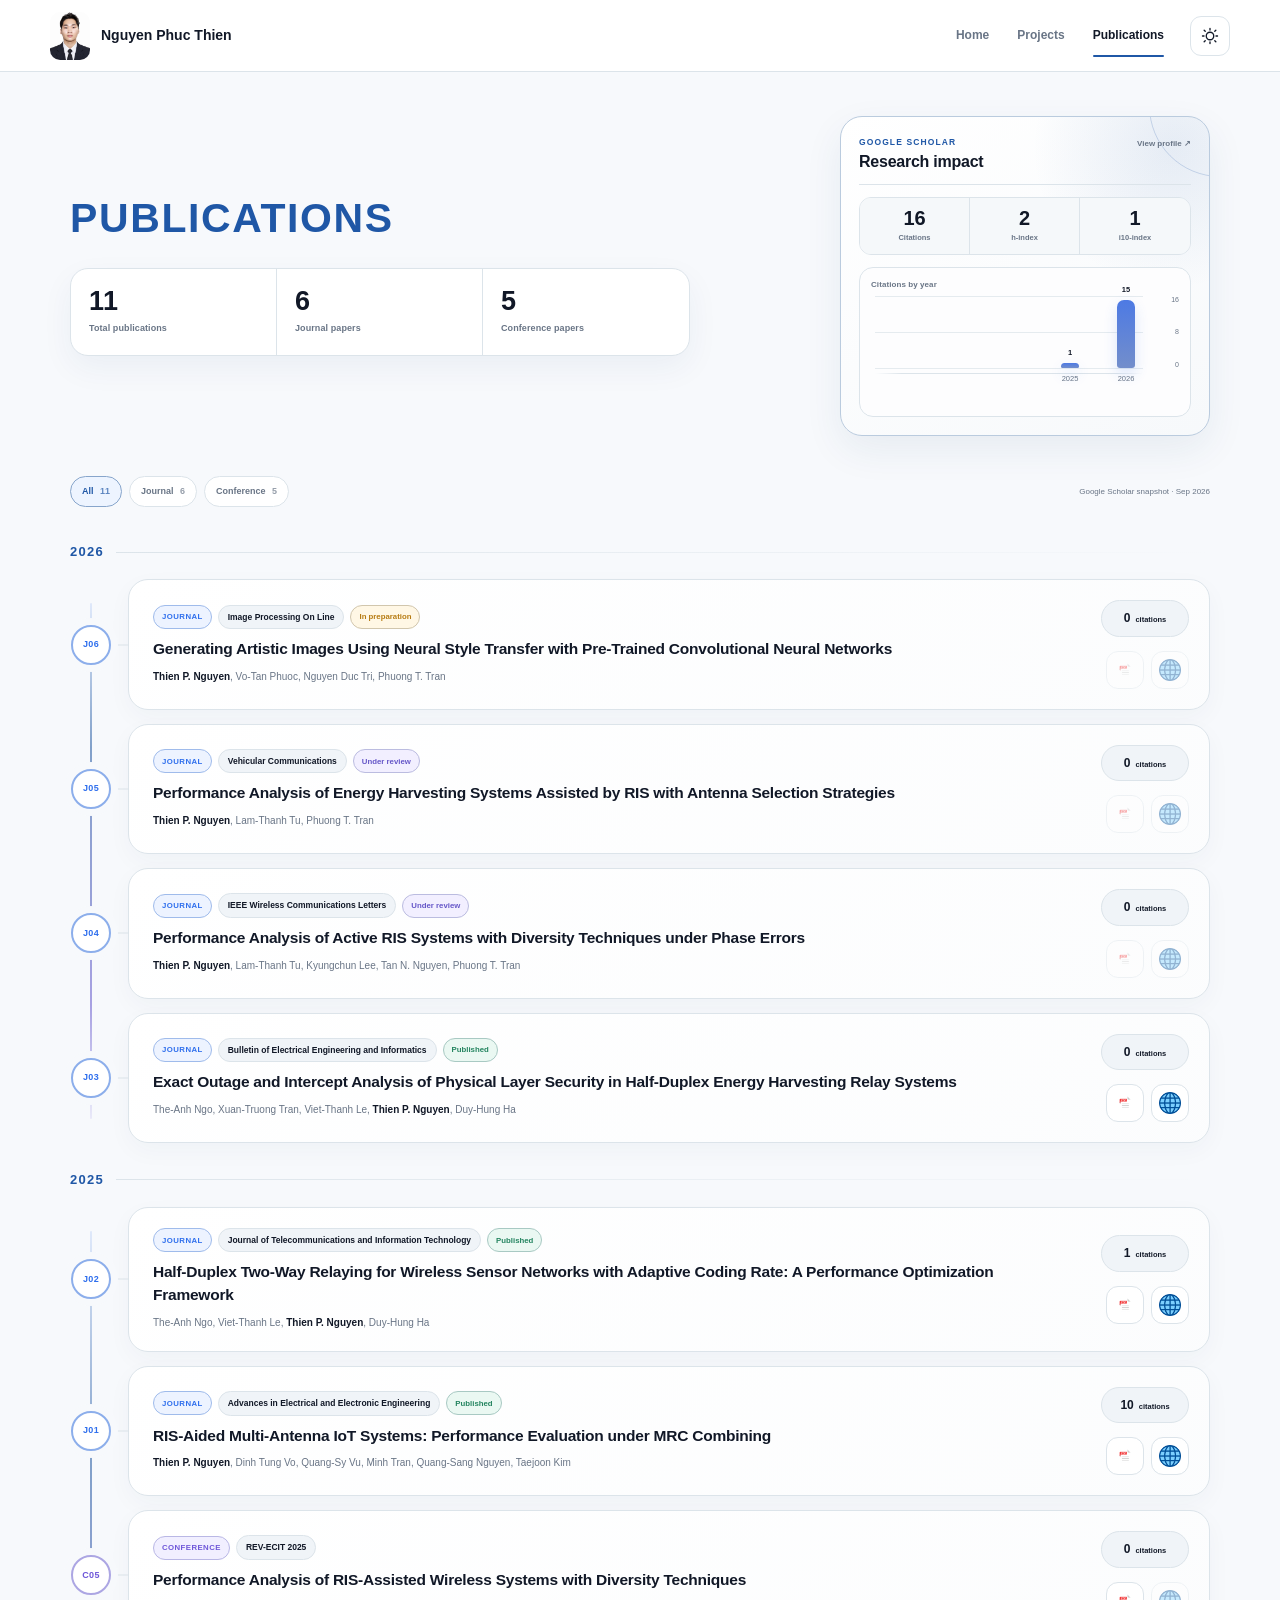
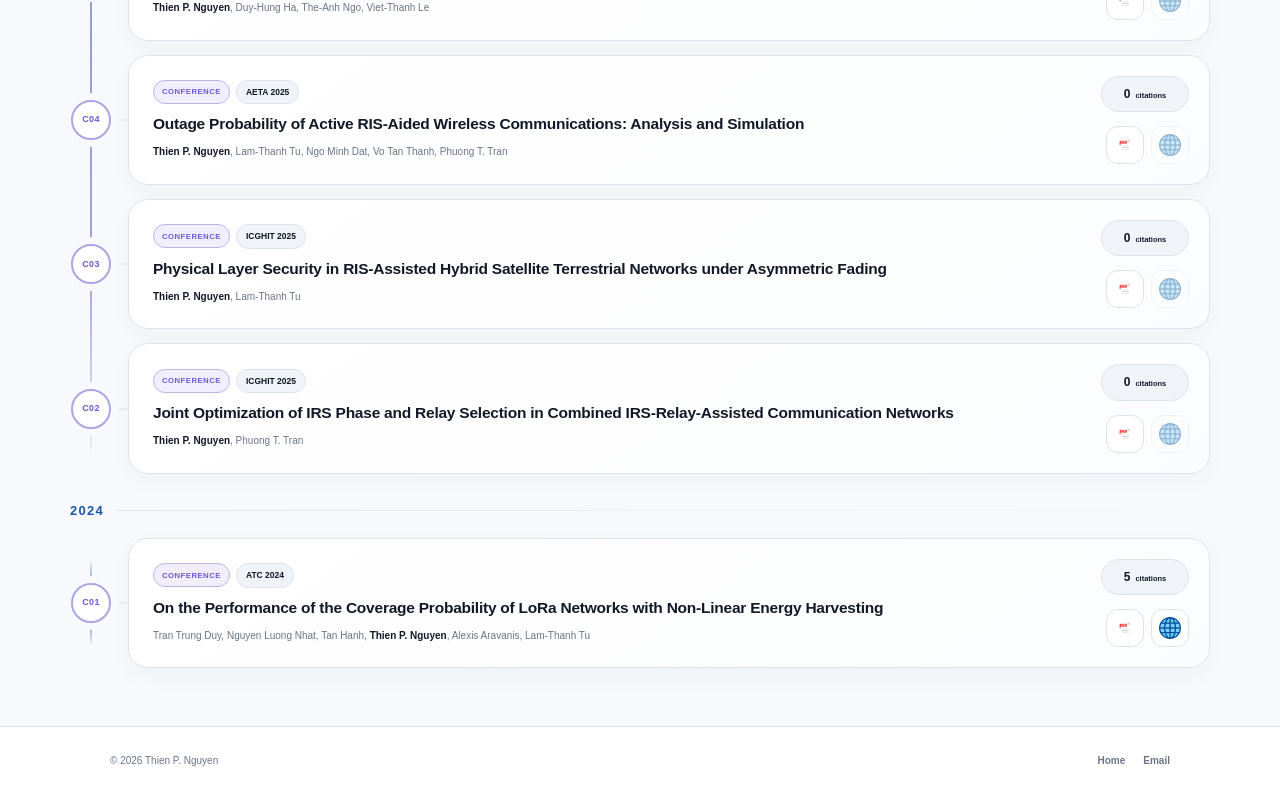
<file: publications.html>
<!DOCTYPE html>
<html lang="en">
<head>
<meta charset="UTF-8">
<meta http-equiv="Content-Security-Policy" content="default-src 'self'; script-src 'self'; style-src 'self' 'unsafe-inline' https://fonts.googleapis.com; font-src 'self' https://fonts.gstatic.com; img-src 'self' data:; connect-src 'self'; object-src 'none'; base-uri 'none'; form-action 'none'; frame-src 'none'; media-src 'self'; upgrade-insecure-requests">
<meta name="viewport" content="width=device-width,initial-scale=1.0">
<title>Publications | Thien P. Nguyen</title>
<meta name="description" content="Publications of Thien P. Nguyen in wireless communications, RIS, physical-layer security, satellite systems, and related areas.">
<link rel="preconnect" href="https://fonts.googleapis.com">
<link rel="preconnect" href="https://fonts.gstatic.com" crossorigin>
<link href="https://fonts.googleapis.com/css2?family=Montserrat:wght@400;500;600;700;800&display=swap" rel="stylesheet">
<link rel="stylesheet" href="./assets/css/styles.css?v=20260919-pub5">
<link rel="stylesheet" href="./assets/css/publications.css?v=20260920-pub2">
</head>
<body>
<header class="site-header">
  <div class="nav-container">
    <a class="brand" href="index.html"><img src="./assets/anhthe.png" alt="Thien P. Nguyen"><span>Nguyen Phuc Thien</span></a>
    <nav class="desktop-nav" aria-label="Primary navigation">
      <a href="index.html">Home</a>
      <a href="projects.html">Projects</a>
      <a class="active" href="publications.html">Publications</a>
    </nav>
    <button class="theme-toggle" type="button" aria-label="Toggle light/dark mode">
      <svg class="sun-icon" viewBox="0 0 24 24"><path d="M12 4V2m0 20v-2M4 12H2m20 0h-2M5.64 5.64 4.22 4.22m15.56 15.56-1.42-1.42M18.36 5.64l1.42-1.42M4.22 19.78l1.42-1.42M12 17a5 5 0 1 0 0-10 5 5 0 0 0 0 10Z"/></svg>
      <svg class="moon-icon" viewBox="0 0 24 24"><path d="M21 15.1A9 9 0 1 1 8.9 3a7 7 0 0 0 12.1 12.1Z"/></svg>
    </button>
    <button class="menu-toggle" type="button" aria-label="Open menu" aria-expanded="false"><span></span><span></span><span></span></button>
  </div>
  <nav class="mobile-nav">
    <a href="index.html">Home</a>
    <a href="projects.html">Projects</a>
    <a class="active" href="publications.html">Publications</a>
  </nav>
</header>

<main class="page-width publications-page">
  <section class="pub-hero">
    <div class="pub-hero-left">
      <h1>PUBLICATIONS</h1>

      <div class="pub-overview compact-overview" aria-label="Publication statistics">
        <div class="overview-stat">
          <strong>11</strong>
          <span>Total publications</span>
        </div>
        <div class="overview-stat">
          <strong>6</strong>
          <span>Journal papers</span>
        </div>
        <div class="overview-stat">
          <strong>5</strong>
          <span>Conference papers</span>
        </div>
      </div>
    </div>

    <aside class="scholar-analytics" aria-label="Google Scholar metrics">
      <div class="scholar-analytics-head">
        <div>
          <span class="scholar-label">Google Scholar</span>
          <h2>Research impact</h2>
        </div>
        <a href="https://scholar.google.com/citations?user=NgS7oK0AAAAJ&hl=en" target="_blank" rel="noopener">View profile ↗</a>
      </div>

      <div class="scholar-metrics">
        <div><strong>16</strong><span>Citations</span></div>
        <div><strong>2</strong><span>h-index</span></div>
        <div><strong>1</strong><span>i10-index</span></div>
      </div>

      <div class="scholar-chart-wrap">
        <div class="chart-title">Citations by year</div>
        <div class="scholar-chart" role="img" aria-label="Google Scholar citations by year: 1 in 2025 and 15 in 2026">
          <div class="plot-area">
            <div class="plot-grid plot-grid-top"></div>
            <div class="plot-grid plot-grid-mid"></div>
            <div class="plot-grid plot-grid-bottom"></div>

            <div class="chart-column">
              <div class="bar-stage">
                <span class="bar-number" style="--h:6.25%">1</span>
                <div class="citation-bar" style="--h:6.25%"></div>
              </div>
              <span class="year-label">2025</span>
            </div>

            <div class="chart-column">
              <div class="bar-stage">
                <span class="bar-number" style="--h:93.75%">15</span>
                <div class="citation-bar" style="--h:93.75%"></div>
              </div>
              <span class="year-label">2026</span>
            </div>
          </div>

          <div class="chart-scale">
            <span>16</span>
            <span>8</span>
            <span>0</span>
          </div>
        </div>
      </div>
    </aside>
  </section>

  <div class="pub-toolbar">
    <div class="pub-filters" role="group" aria-label="Filter publications">
      <button class="pub-filter active" type="button" data-filter="all">All <span>11</span></button>
      <button class="pub-filter" type="button" data-filter="journal">Journal <span>6</span></button>
      <button class="pub-filter" type="button" data-filter="conference">Conference <span>5</span></button>
    </div>
    <p class="citation-note">Google Scholar snapshot · Sep 2026</p>
  </div>

  <section class="pub-year-group" data-year="2026">
    <div class="pub-year-label"><span>2026</span></div>
    <div class="publication-list modern-list">

      <article class="pub-card modern-card" data-type="journal">
        <div class="pub-accent journal-accent"></div>
        <div class="pub-index">J06</div>
        <div class="pub-main">
          <div class="pub-meta-line">
            <span class="pub-kind journal-kind">Journal</span>
            <span class="pub-venue">Image Processing On Line</span>
            <span class="pub-status status-prep">In preparation</span>
          </div>
          <h3 class="pub-title">Generating Artistic Images Using Neural Style Transfer with Pre-Trained Convolutional Neural Networks</h3>
          <p class="pub-authors"><span class="me">Thien P. Nguyen</span>, Vo-Tan Phuoc, Nguyen Duc Tri, Phuong T. Tran</p>
        </div>
        <div class="pub-side">
          <a class="cite-pill zero" href="https://scholar.google.com/citations?user=NgS7oK0AAAAJ&hl=en" target="_blank" rel="noopener"><strong>0</strong><span>citations</span></a>
          <div class="pub-actions">
            <span class="pub-action muted" title="PDF not public yet"><img src="./assets/PDF.png" alt="PDF"></span>
            <span class="pub-action muted" title="Web page not public yet"><img src="./assets/web.png" alt="Web"></span>
          </div>
        </div>
      </article>

      <article class="pub-card modern-card" data-type="journal">
        <div class="pub-accent journal-accent"></div>
        <div class="pub-index">J05</div>
        <div class="pub-main">
          <div class="pub-meta-line">
            <span class="pub-kind journal-kind">Journal</span>
            <span class="pub-venue">Vehicular Communications</span>
            <span class="pub-status status-review">Under review</span>
          </div>
          <h3 class="pub-title">Performance Analysis of Energy Harvesting Systems Assisted by RIS with Antenna Selection Strategies</h3>
          <p class="pub-authors"><span class="me">Thien P. Nguyen</span>, Lam-Thanh Tu, Phuong T. Tran</p>
        </div>
        <div class="pub-side">
          <a class="cite-pill zero" href="https://scholar.google.com/citations?user=NgS7oK0AAAAJ&hl=en" target="_blank" rel="noopener"><strong>0</strong><span>citations</span></a>
          <div class="pub-actions">
            <span class="pub-action muted" title="PDF not public yet"><img src="./assets/PDF.png" alt="PDF"></span>
            <span class="pub-action muted" title="Web page not public yet"><img src="./assets/web.png" alt="Web"></span>
          </div>
        </div>
      </article>

      <article class="pub-card modern-card" data-type="journal">
        <div class="pub-accent journal-accent"></div>
        <div class="pub-index">J04</div>
        <div class="pub-main">
          <div class="pub-meta-line">
            <span class="pub-kind journal-kind">Journal</span>
            <span class="pub-venue">IEEE Wireless Communications Letters</span>
            <span class="pub-status status-review">Under review</span>
          </div>
          <h3 class="pub-title">Performance Analysis of Active RIS Systems with Diversity Techniques under Phase Errors</h3>
          <p class="pub-authors"><span class="me">Thien P. Nguyen</span>, Lam-Thanh Tu, Kyungchun Lee, Tan N. Nguyen, Phuong T. Tran</p>
        </div>
        <div class="pub-side">
          <a class="cite-pill zero" href="https://scholar.google.com/citations?user=NgS7oK0AAAAJ&hl=en" target="_blank" rel="noopener"><strong>0</strong><span>citations</span></a>
          <div class="pub-actions">
            <span class="pub-action muted" title="PDF not public yet"><img src="./assets/PDF.png" alt="PDF"></span>
            <span class="pub-action muted" title="Web page not public yet"><img src="./assets/web.png" alt="Web"></span>
          </div>
        </div>
      </article>

      <article class="pub-card modern-card" data-type="journal">
        <div class="pub-accent journal-accent"></div>
        <div class="pub-index">J03</div>
        <div class="pub-main">
          <div class="pub-meta-line">
            <span class="pub-kind journal-kind">Journal</span>
            <span class="pub-venue">Bulletin of Electrical Engineering and Informatics</span>
            <span class="pub-status status-published">Published</span>
          </div>
          <h3 class="pub-title">Exact Outage and Intercept Analysis of Physical Layer Security in Half-Duplex Energy Harvesting Relay Systems</h3>
          <p class="pub-authors">The-Anh Ngo, Xuan-Truong Tran, Viet-Thanh Le, <span class="me">Thien P. Nguyen</span>, Duy-Hung Ha</p>
        </div>
        <div class="pub-side">
          <a class="cite-pill zero" href="https://scholar.google.com/citations?user=NgS7oK0AAAAJ&hl=en" target="_blank" rel="noopener"><strong>0</strong><span>citations</span></a>
          <div class="pub-actions">
            <a class="pub-action" href="https://www.beei.org/index.php/EEI/article/download/10207/4765" target="_blank" rel="noopener" title="Open PDF" aria-label="Open PDF: Exact Outage and Intercept Analysis of Physical Layer Security in Half-Duplex Energy Harvesting Relay Systems"><img src="./assets/PDF.png" alt="PDF"></a>
            <a class="pub-action" href="https://www.beei.org/index.php/EEI/article/view/10207" target="_blank" rel="noopener" title="Publisher page"><img src="./assets/web.png" alt="Web"></a>
          </div>
        </div>
      </article>
    </div>
  </section>

  <section class="pub-year-group" data-year="2025">
    <div class="pub-year-label"><span>2025</span></div>
    <div class="publication-list modern-list">

      <article class="pub-card modern-card cited" data-type="journal">
        <div class="pub-accent journal-accent"></div>
        <div class="pub-index">J02</div>
        <div class="pub-main">
          <div class="pub-meta-line">
            <span class="pub-kind journal-kind">Journal</span>
            <span class="pub-venue">Journal of Telecommunications and Information Technology</span>
            <span class="pub-status status-published">Published</span>
          </div>
          <h3 class="pub-title">Half-Duplex Two-Way Relaying for Wireless Sensor Networks with Adaptive Coding Rate: A Performance Optimization Framework</h3>
          <p class="pub-authors">The-Anh Ngo, Viet-Thanh Le, <span class="me">Thien P. Nguyen</span>, Duy-Hung Ha</p>
        </div>
        <div class="pub-side">
          <a class="cite-pill" href="https://scholar.google.com/citations?user=NgS7oK0AAAAJ&hl=en" target="_blank" rel="noopener"><strong>1</strong><span>citations</span></a>
          <div class="pub-actions">
            <a class="pub-action" href="https://drive.google.com/file/d/1ydCUWhSH06M9nyeYBkN40ZzABy5yfe70/view?usp=sharing" target="_blank" rel="noopener" title="Open PDF" aria-label="Open PDF: Half-Duplex Two-Way Relaying for Wireless Sensor Networks with Adaptive Coding Rate: A Performance Optimization Framework"><img src="./assets/PDF.png" alt="PDF"></a>
            <a class="pub-action" href="https://jtit.pl/jtit/article/view/2314" target="_blank" rel="noopener" title="Publisher page"><img src="./assets/web.png" alt="Web"></a>
          </div>
        </div>
      </article>

      <article class="pub-card modern-card cited" data-type="journal">
        <div class="pub-accent journal-accent"></div>
        <div class="pub-index">J01</div>
        <div class="pub-main">
          <div class="pub-meta-line">
            <span class="pub-kind journal-kind">Journal</span>
            <span class="pub-venue">Advances in Electrical and Electronic Engineering</span>
            <span class="pub-status status-published">Published</span>
          </div>
          <h3 class="pub-title">RIS-Aided Multi-Antenna IoT Systems: Performance Evaluation under MRC Combining</h3>
          <p class="pub-authors"><span class="me">Thien P. Nguyen</span>, Dinh Tung Vo, Quang-Sy Vu, Minh Tran, Quang-Sang Nguyen, Taejoon Kim</p>
        </div>
        <div class="pub-side">
          <a class="cite-pill" href="https://scholar.google.com/citations?user=NgS7oK0AAAAJ&hl=en" target="_blank" rel="noopener"><strong>10</strong><span>citations</span></a>
          <div class="pub-actions">
            <a class="pub-action" href="https://drive.google.com/file/d/17oIx19zJ3rSsUGHChR5UDHYWKRdg2IwY/view?usp=sharing" target="_blank" rel="noopener" title="Open PDF" aria-label="Open PDF: RIS-Aided Multi-Antenna IoT Systems: Performance Evaluation under MRC Combining"><img src="./assets/PDF.png" alt="PDF"></a>
            <a class="pub-action" href="https://advances.vsb.cz/index.php/AEEE/article/view/250801" target="_blank" rel="noopener" title="Publisher page"><img src="./assets/web.png" alt="Web"></a>
          </div>
        </div>
      </article>

      <article class="pub-card modern-card" data-type="conference">
        <div class="pub-accent conference-accent"></div>
        <div class="pub-index">C05</div>
        <div class="pub-main">
          <div class="pub-meta-line">
            <span class="pub-kind conference-kind">Conference</span>
            <span class="pub-venue">REV-ECIT 2025</span>
          </div>
          <h3 class="pub-title">Performance Analysis of RIS-Assisted Wireless Systems with Diversity Techniques</h3>
          <p class="pub-authors"><span class="me">Thien P. Nguyen</span>, Duy-Hung Ha, The-Anh Ngo, Viet-Thanh Le</p>
        </div>
        <div class="pub-side">
          <a class="cite-pill zero" href="https://scholar.google.com/citations?user=NgS7oK0AAAAJ&hl=en" target="_blank" rel="noopener"><strong>0</strong><span>citations</span></a>
          <div class="pub-actions"><a class="pub-action" href="https://drive.google.com/file/d/1ja0jbgiilZjzT_HKWP90_gAgQDLzpsTN/view?usp=sharing" target="_blank" rel="noopener" title="Open PDF" aria-label="Open PDF: Performance Analysis of RIS-Assisted Wireless Systems with Diversity Techniques"><img src="./assets/PDF.png" alt="PDF"></a><span class="pub-action muted"><img src="./assets/web.png" alt="Web"></span></div>
        </div>
      </article>

      <article class="pub-card modern-card" data-type="conference">
        <div class="pub-accent conference-accent"></div>
        <div class="pub-index">C04</div>
        <div class="pub-main">
          <div class="pub-meta-line">
            <span class="pub-kind conference-kind">Conference</span>
            <span class="pub-venue">AETA 2025</span>
          </div>
          <h3 class="pub-title">Outage Probability of Active RIS-Aided Wireless Communications: Analysis and Simulation</h3>
          <p class="pub-authors"><span class="me">Thien P. Nguyen</span>, Lam-Thanh Tu, Ngo Minh Dat, Vo Tan Thanh, Phuong T. Tran</p>
        </div>
        <div class="pub-side">
          <a class="cite-pill zero" href="https://scholar.google.com/citations?user=NgS7oK0AAAAJ&hl=en" target="_blank" rel="noopener"><strong>0</strong><span>citations</span></a>
          <div class="pub-actions"><a class="pub-action" href="https://drive.google.com/file/d/1erfITs_fhJUJlmWO96EWfGb4eDoqqNcv/view?usp=sharing" target="_blank" rel="noopener" title="Open PDF" aria-label="Open PDF: Outage Probability of Active RIS-Aided Wireless Communications: Analysis and Simulation"><img src="./assets/PDF.png" alt="PDF"></a><span class="pub-action muted"><img src="./assets/web.png" alt="Web"></span></div>
        </div>
      </article>

      <article class="pub-card modern-card" data-type="conference">
        <div class="pub-accent conference-accent"></div>
        <div class="pub-index">C03</div>
        <div class="pub-main">
          <div class="pub-meta-line">
            <span class="pub-kind conference-kind">Conference</span>
            <span class="pub-venue">ICGHIT 2025</span>
          </div>
          <h3 class="pub-title">Physical Layer Security in RIS-Assisted Hybrid Satellite Terrestrial Networks under Asymmetric Fading</h3>
          <p class="pub-authors"><span class="me">Thien P. Nguyen</span>, Lam-Thanh Tu</p>
        </div>
        <div class="pub-side">
          <a class="cite-pill zero" href="https://scholar.google.com/citations?user=NgS7oK0AAAAJ&hl=en" target="_blank" rel="noopener"><strong>0</strong><span>citations</span></a>
          <div class="pub-actions"><a class="pub-action" href="https://drive.google.com/file/d/1EbdF8YBwXomN-YXClJM71qQCpHKpRIq6/view?usp=sharing" target="_blank" rel="noopener" title="Open PDF" aria-label="Open PDF: Physical Layer Security in RIS-Assisted Hybrid Satellite Terrestrial Networks under Asymmetric Fading"><img src="./assets/PDF.png" alt="PDF"></a><span class="pub-action muted"><img src="./assets/web.png" alt="Web"></span></div>
        </div>
      </article>

      <article class="pub-card modern-card" data-type="conference">
        <div class="pub-accent conference-accent"></div>
        <div class="pub-index">C02</div>
        <div class="pub-main">
          <div class="pub-meta-line">
            <span class="pub-kind conference-kind">Conference</span>
            <span class="pub-venue">ICGHIT 2025</span>
          </div>
          <h3 class="pub-title">Joint Optimization of IRS Phase and Relay Selection in Combined IRS-Relay-Assisted Communication Networks</h3>
          <p class="pub-authors"><span class="me">Thien P. Nguyen</span>, Phuong T. Tran</p>
        </div>
        <div class="pub-side">
          <a class="cite-pill zero" href="https://scholar.google.com/citations?user=NgS7oK0AAAAJ&hl=en" target="_blank" rel="noopener"><strong>0</strong><span>citations</span></a>
          <div class="pub-actions"><a class="pub-action" href="https://drive.google.com/file/d/1SzDcLd5iiSNIOKOdDPiXECNptzJrzB-I/view?usp=sharing" target="_blank" rel="noopener" title="Open PDF" aria-label="Open PDF: Joint Optimization of IRS Phase and Relay Selection in Combined IRS-Relay-Assisted Communication Networks"><img src="./assets/PDF.png" alt="PDF"></a><span class="pub-action muted"><img src="./assets/web.png" alt="Web"></span></div>
        </div>
      </article>
    </div>
  </section>

  <section class="pub-year-group" data-year="2024">
    <div class="pub-year-label"><span>2024</span></div>
    <div class="publication-list modern-list">
      <article class="pub-card modern-card cited" data-type="conference">
        <div class="pub-accent conference-accent"></div>
        <div class="pub-index">C01</div>
        <div class="pub-main">
          <div class="pub-meta-line">
            <span class="pub-kind conference-kind">Conference</span>
            <span class="pub-venue">ATC 2024</span>
          </div>
          <h3 class="pub-title">On the Performance of the Coverage Probability of LoRa Networks with Non-Linear Energy Harvesting</h3>
          <p class="pub-authors">Tran Trung Duy, Nguyen Luong Nhat, Tan Hanh, <span class="me">Thien P. Nguyen</span>, Alexis Aravanis, Lam-Thanh Tu</p>
        </div>
        <div class="pub-side">
          <a class="cite-pill" href="https://scholar.google.com/citations?user=NgS7oK0AAAAJ&hl=en" target="_blank" rel="noopener"><strong>5</strong><span>citations</span></a>
          <div class="pub-actions">
            <a class="pub-action" href="https://drive.google.com/file/d/1E2l_5yVo_cGVZXvqVReanR8hkp1ON5Bq/view?usp=sharing" target="_blank" rel="noopener" title="Open PDF" aria-label="Open PDF: On the Performance of the Coverage Probability of LoRa Networks with Non-Linear Energy Harvesting"><img src="./assets/PDF.png" alt="PDF"></a>
            <a class="pub-action" href="https://doi.org/10.1109/ATC63255.2024.10908157" target="_blank" rel="noopener" title="Publisher page"><img src="./assets/web.png" alt="Web"></a>
          </div>
        </div>
      </article>
    </div>
  </section>
</main>

<footer class="site-footer"><div class="page-width footer-inner"><p>© 2026 Thien P. Nguyen</p><div><a href="index.html">Home</a><a href="mailto:nguyenphucthien999@gmail.com">Email</a></div></div></footer>
<script src="./assets/js/main.js?v=20260919-pub2"></script>
</body>
</html>
</file>
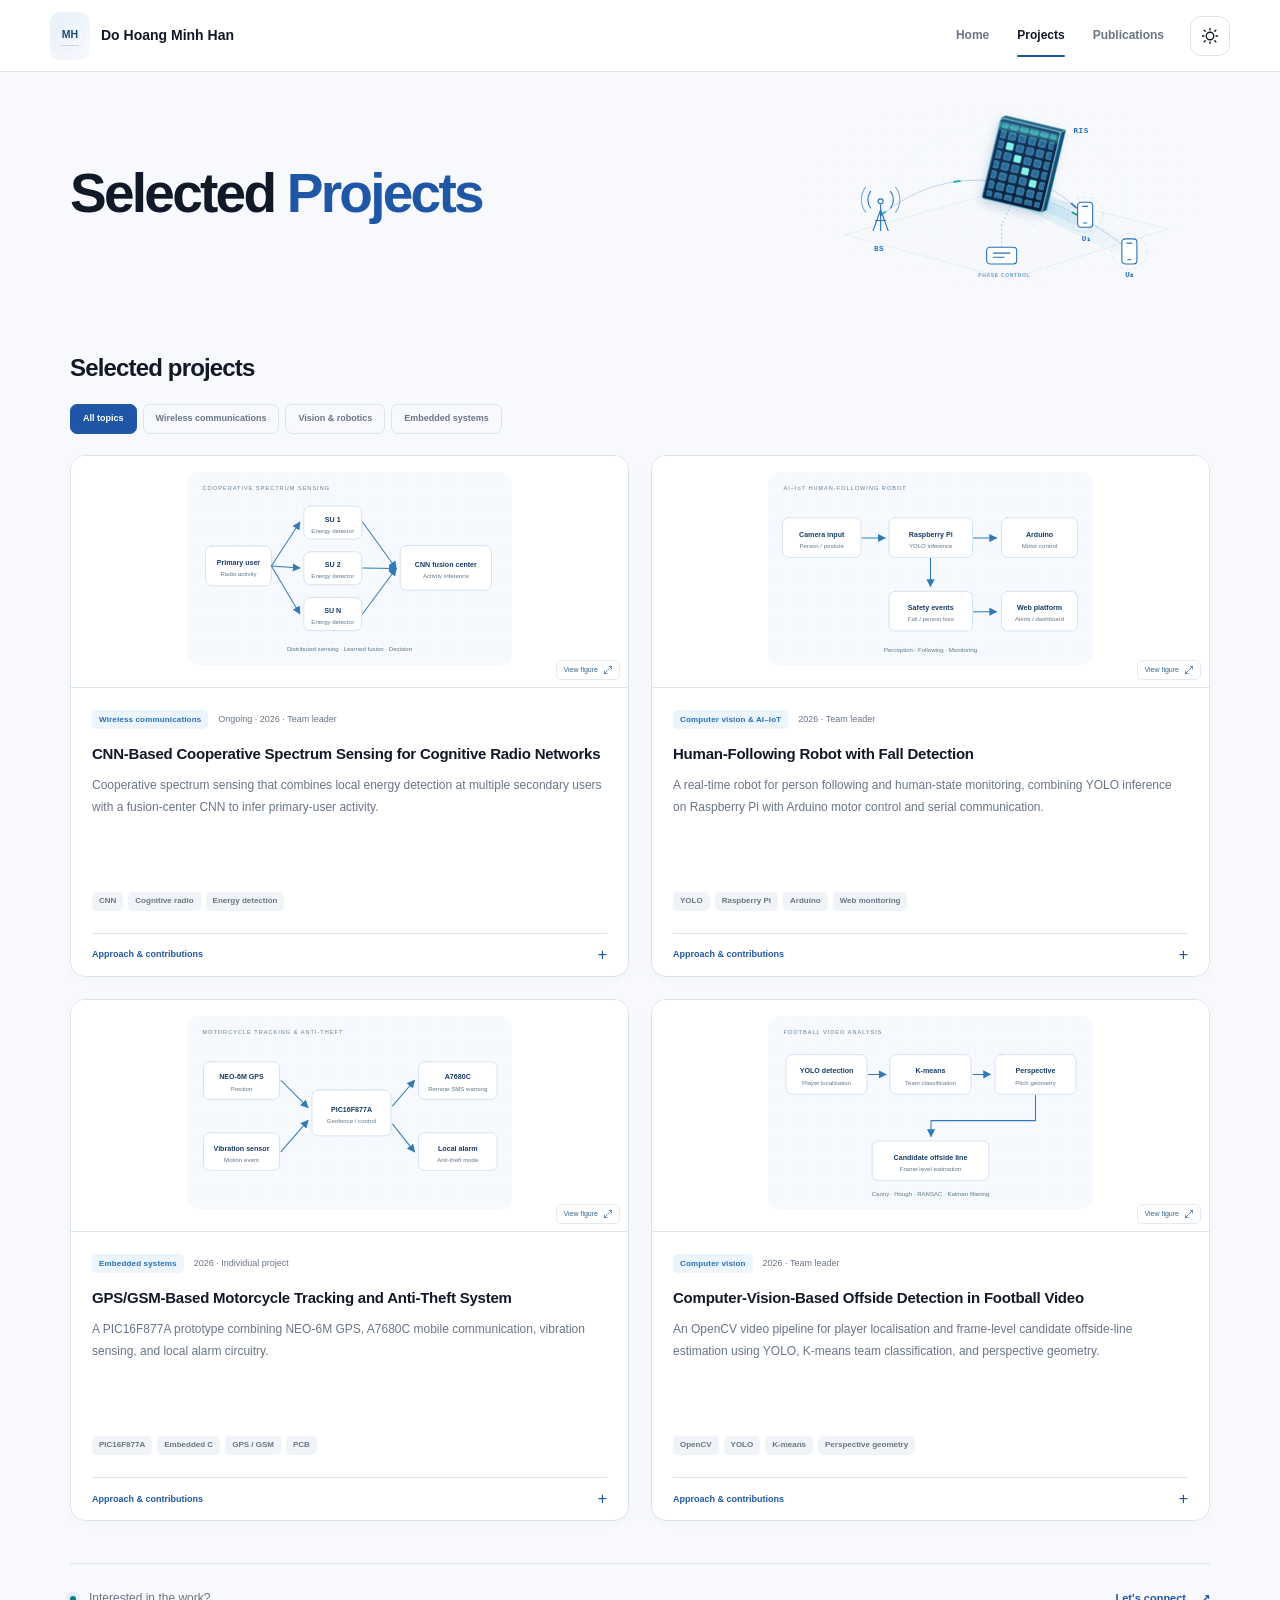
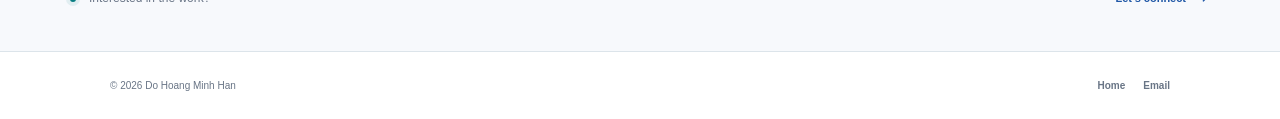
<file: minh-han/projects.html>
<!DOCTYPE html>
<html lang="en">
<head>
<meta charset="UTF-8">
<meta http-equiv="Content-Security-Policy" content="default-src 'self'; script-src 'self'; style-src 'self' 'unsafe-inline' https://fonts.googleapis.com; font-src 'self' https://fonts.gstatic.com; img-src 'self' data:; connect-src 'self'; object-src 'none'; base-uri 'none'; form-action 'none'; frame-src 'none'; media-src 'self'; upgrade-insecure-requests"><meta name="viewport" content="width=device-width,initial-scale=1.0">
<title>Projects | Do Hoang Minh Han</title>
<meta name="description" content="Engineering projects by Do Hoang Minh Han in cooperative spectrum sensing, AI–IoT robotics, embedded tracking, and computer vision.">
<link rel="preconnect" href="https://fonts.googleapis.com"><link rel="preconnect" href="https://fonts.gstatic.com" crossorigin>
<link href="https://fonts.googleapis.com/css2?family=Montserrat:wght@400;500;600;700;800&amp;family=Orbitron:wght@500;600;700&amp;display=swap" rel="stylesheet">
<link rel="stylesheet" href="./assets/css/styles.css?v=20260918-4">
<link rel="stylesheet" href="./assets/css/projects.css?v=20261012-4">
<link rel="icon" href="./assets/monogram.svg" type="image/svg+xml"><link rel="stylesheet" href="./assets/css/identity.css?v=20261023-2"><link rel="canonical" href="https://thienp-nguyen.github.io/minh-han/projects.html"></head>
<body class="projects-view">
<a class="project-skip-link" href="#projects-main">Skip to projects</a>
<header class="site-header">
  <div class="nav-container">
    <a class="brand" href="index.html"><img src="./assets/monogram.svg" alt=""><span>Do Hoang Minh Han</span></a>
    <nav class="desktop-nav" aria-label="Primary navigation">
      <a href="index.html">Home</a>
      <a class="active" href="projects.html" aria-current="page">Projects</a>
      <a href="publications.html">Publications</a>
    </nav>
    <button class="theme-toggle" type="button" aria-label="Toggle light/dark mode">
      <svg class="sun-icon" viewbox="0 0 24 24"><path d="M12 4V2m0 20v-2M4 12H2m20 0h-2M5.64 5.64 4.22 4.22m15.56 15.56-1.42-1.42M18.36 5.64l1.42-1.42M4.22 19.78l1.42-1.42M12 17a5 5 0 1 0 0-10 5 5 0 0 0 0 10Z"></path></svg>
      <svg class="moon-icon" viewbox="0 0 24 24"><path d="M21 15.1A9 9 0 1 1 8.9 3a7 7 0 0 0 12.1 12.1Z"></path></svg>
    </button>
    <button class="menu-toggle" type="button" aria-label="Open menu" aria-expanded="false"><span></span><span></span><span></span></button>
  </div>
  <nav class="mobile-nav">
    <a href="index.html">Home</a>
    <a class="active" href="projects.html" aria-current="page">Projects</a>
    <a href="publications.html">Publications</a>
  </nav>
</header>
<main id="projects-main" class="page-width projects-page">
  <section class="research-hero" aria-labelledby="projects-title">
    <div class="research-hero-copy">
      <h1 id="projects-title">Selected <span>Projects</span></h1>
    </div>
    <div class="ris-art" role="img" aria-label="Illustrative RIS-assisted multi-user wireless system: a base station sends a signal to a programmable reflecting surface, which redirects it to two users. A controller configures the RIS elements.">
      <div class="ris-art-grid" aria-hidden="true"></div>
      <svg viewbox="0 0 430 230" fill="none" aria-hidden="true">
        <defs>
          <lineargradient id="ris-face" x1="0" y1="0" x2="72" y2="96" gradientunits="userSpaceOnUse"><stop stop-color="#193c67"></stop><stop offset="1" stop-color="#071c36"></stop></lineargradient>
          <lineargradient id="ris-beam" x1="205" y1="106" x2="366" y2="183" gradientunits="userSpaceOnUse"><stop stop-color="#17aeb7" stop-opacity=".2"></stop><stop offset="1" stop-color="#3293d9" stop-opacity="0"></stop></lineargradient>
          <lineargradient id="ris-scan" x1="0" y1="0" x2="0" y2="16" gradientunits="userSpaceOnUse"><stop stop-color="#62f2df" stop-opacity="0"></stop><stop offset=".5" stop-color="#62f2df" stop-opacity=".48"></stop><stop offset="1" stop-color="#62f2df" stop-opacity="0"></stop></lineargradient>
          <pattern id="ris-elements" width="12" height="12" patternunits="userSpaceOnUse"><rect x="2" y="2" width="8" height="8" rx="1" fill="#2a6b9c" stroke="#6dd6e5" stroke-width=".5"></rect></pattern>
          <clippath id="ris-scan-clip"><rect width="72" height="96" rx="3"></rect></clippath>
        </defs>
        <path class="ris-ground" d="M23 165 220 218 411 158 218 110Z"></path>
        <ellipse class="ris-orbit" cx="218" cy="123" rx="143" ry="89"></ellipse>
        <path class="ris-beam-volume" d="M204 95 304 131 319 161 203 112Z" fill="url(#ris-beam)"></path>
        <path class="ris-beam-volume" d="M202 98 365 171 371 200 200 114Z" fill="url(#ris-beam)"></path>
        <g class="ris-link-lines"><path d="M66 142Q128 92 203 101"></path><path d="M204 101Q265 91 311 144"></path><path d="M204 104Q298 128 364 184"></path></g>
        <g class="ris-packets"><path d="M66 142Q128 92 203 101"></path><path d="M204 101Q265 91 311 144"></path><path d="M204 104Q298 128 364 184"></path></g>
        <g class="ris-bs" transform="translate(52 111)"><circle cx="14" cy="14" r="3"></circle><path d="M14 18v31M5 49l9-25 9 25M8 37h12M2 22a17 17 0 0 1 0-20M26 2a17 17 0 0 1 0 20"></path><path class="ris-radio-wave" d="M-4 27a25 25 0 0 1 0-30M32-3a25 25 0 0 1 0 30"></path></g>
        <g transform="matrix(1 .24 -.24 1 210 25)">
          <path d="M72 0 77-4V92L72 96Z" fill="#174c72" stroke="#67cde2" stroke-width=".6"></path>
          <path d="M0 0 5-4H77L72 0Z" fill="#366887" stroke="#67cde2" stroke-width=".6"></path>
          <rect class="ris-panel-face" width="72" height="96" rx="3" fill="url(#ris-face)" stroke="#7bd3ee" stroke-width="1"></rect>
          <rect x="4" y="4" width="64" height="88" fill="url(#ris-elements)"></rect>
          <g class="ris-phase-cells"><rect x="14" y="26" width="8" height="8" rx="1"></rect><rect x="26" y="38" width="8" height="8" rx="1"></rect><rect x="38" y="50" width="8" height="8" rx="1"></rect><rect x="50" y="62" width="8" height="8" rx="1"></rect></g>
          <g clip-path="url(#ris-scan-clip)"><rect class="ris-scan" width="72" height="16" fill="url(#ris-scan)"></rect></g>
        </g>
        <g class="ris-users"><g transform="translate(302 126)"><rect width="18" height="30" rx="4"></rect><path d="M6 5h6M7 25h4"></path><circle class="ris-user-wave" cx="9" cy="15" r="21"></circle></g><g transform="translate(355 170)"><rect width="18" height="30" rx="4"></rect><path d="M6 5h6M7 25h4"></path><circle class="ris-user-wave" cx="9" cy="15" r="21"></circle></g></g>
        <path class="ris-control-link" d="M211 180V153L222 130"></path>
        <g class="ris-controller" transform="translate(193 180)"><rect width="36" height="20" rx="4"></rect><path d="M8 7h20M8 12h13"></path></g>
        <g class="ris-labels" fill="currentColor"><text x="58" y="185">BS</text><text x="297" y="43">RIS</text><text x="307" y="173">U₁</text><text x="359" y="216">U₂</text><text class="ris-controller-label" x="183" y="216">PHASE CONTROL</text></g>
      </svg>
    </div>
  </section>

  <section class="research-collection" aria-labelledby="research-studies-title">
    <div class="project-section-heading"><h2 id="research-studies-title">Selected projects</h2></div>
    <div class="research-toolbar" hidden>
      <div class="research-filters" role="group" aria-label="Filter research projects"><button class="research-filter active" type="button" data-project-filter="all" aria-pressed="true">All topics</button><button class="research-filter " type="button" data-project-filter="wireless" aria-pressed="false">Wireless communications</button><button class="research-filter " type="button" data-project-filter="vision" aria-pressed="false">Vision &amp; robotics</button><button class="research-filter " type="button" data-project-filter="embedded" aria-pressed="false">Embedded systems</button></div>
    </div>
    <div class="research-grid"><article class="research-card" id="spectrum-sensing" data-project-category="wireless"><a class="project-figure figure-link" href="./assets/projects/spectrum.svg" target="_blank" rel="noopener" data-figure data-gallery="projects" data-gallery-order="1" data-caption="CNN-Based Cooperative Spectrum Sensing for Cognitive Radio Networks — system overview derived from the project description" aria-label="Enlarge the CNN-Based Cooperative Spectrum Sensing for Cognitive Radio Networks system overview"><img src="./assets/projects/spectrum.svg" width="640" height="380" alt="CNN-Based Cooperative Spectrum Sensing for Cognitive Radio Networks — system overview derived from the project description" loading="lazy" decoding="async"><span class="figure-expand" aria-hidden="true">View figure <svg viewbox="0 0 20 20"><path d="M12 3h5v5M17 3l-6 6M8 17H3v-5M3 17l6-6"></path></svg></span></a><div class="research-card-content"><div class="project-meta"><span class="project-type">Wireless communications</span><span class="project-meta-label">Ongoing · 2026 · Team leader</span></div><h3>CNN-Based Cooperative Spectrum Sensing for Cognitive Radio Networks</h3><p class="project-description">Cooperative spectrum sensing that combines local energy detection at multiple secondary users with a fusion-center CNN to infer primary-user activity.</p><ul class="project-tags"><li>CNN</li><li>Cognitive radio</li><li>Energy detection</li></ul><details class="project-details"><summary>Approach &amp; contributions <span aria-hidden="true">+</span></summary><ul><li>Developing distributed sensing and learned fusion for cognitive radio networks.</li><li>Planned evaluation: detection probability, false-alarm probability, and sensing error versus SNR, user count, and sample size.</li><li>Benchmarking is planned against conventional sensing and fusion rules.</li></ul></details></div></article><article class="research-card" id="human-following-robot" data-project-category="vision"><a class="project-figure figure-link" href="./assets/projects/robot.svg" target="_blank" rel="noopener" data-figure data-gallery="projects" data-gallery-order="2" data-caption="Human-Following Robot with Fall Detection — system overview derived from the project description" aria-label="Enlarge the Human-Following Robot with Fall Detection system overview"><img src="./assets/projects/robot.svg" width="640" height="380" alt="Human-Following Robot with Fall Detection — system overview derived from the project description" loading="lazy" decoding="async"><span class="figure-expand" aria-hidden="true">View figure <svg viewbox="0 0 20 20"><path d="M12 3h5v5M17 3l-6 6M8 17H3v-5M3 17l6-6"></path></svg></span></a><div class="research-card-content"><div class="project-meta"><span class="project-type">Computer vision &amp; AI–IoT</span><span class="project-meta-label">2026 · Team leader</span></div><h3>Human-Following Robot with Fall Detection</h3><p class="project-description">A real-time robot for person following and human-state monitoring, combining YOLO inference on Raspberry Pi with Arduino motor control and serial communication.</p><ul class="project-tags"><li>YOLO</li><li>Raspberry Pi</li><li>Arduino</li><li>Web monitoring</li></ul><details class="project-details"><summary>Approach &amp; contributions <span aria-hidden="true">+</span></summary><ul><li>Integrated person and posture detection with fall and person-loss detection.</li><li>Developed web monitoring and alerts, backend event handling, database storage, and user authentication.</li><li>Integrated device and safety-status dashboards.</li></ul></details></div></article><article class="research-card" id="gps-tracking" data-project-category="embedded"><a class="project-figure figure-link" href="./assets/projects/tracking.svg" target="_blank" rel="noopener" data-figure data-gallery="projects" data-gallery-order="3" data-caption="GPS/GSM-Based Motorcycle Tracking and Anti-Theft System — system overview derived from the project description" aria-label="Enlarge the GPS/GSM-Based Motorcycle Tracking and Anti-Theft System system overview"><img src="./assets/projects/tracking.svg" width="640" height="380" alt="GPS/GSM-Based Motorcycle Tracking and Anti-Theft System — system overview derived from the project description" loading="lazy" decoding="async"><span class="figure-expand" aria-hidden="true">View figure <svg viewbox="0 0 20 20"><path d="M12 3h5v5M17 3l-6 6M8 17H3v-5M3 17l6-6"></path></svg></span></a><div class="research-card-content"><div class="project-meta"><span class="project-type">Embedded systems</span><span class="project-meta-label">2026 · Individual project</span></div><h3>GPS/GSM-Based Motorcycle Tracking and Anti-Theft System</h3><p class="project-description">A PIC16F877A prototype combining NEO-6M GPS, A7680C mobile communication, vibration sensing, and local alarm circuitry.</p><ul class="project-tags"><li>PIC16F877A</li><li>Embedded C</li><li>GPS / GSM</li><li>PCB</li></ul><details class="project-details"><summary>Approach &amp; contributions <span aria-hidden="true">+</span></summary><ul><li>Developed C control software and designed the PCB.</li><li>Implemented GPS coordinate processing, geofencing, last-known-position storage, and remote SMS warnings.</li><li>Practical tests verified position display, anti-theft mode activation, and warnings when leaving the predefined safe zone.</li></ul></details></div></article><article class="research-card" id="offside-detection" data-project-category="vision"><a class="project-figure figure-link" href="./assets/projects/vision.svg" target="_blank" rel="noopener" data-figure data-gallery="projects" data-gallery-order="4" data-caption="Computer-Vision-Based Offside Detection in Football Video — system overview derived from the project description" aria-label="Enlarge the Computer-Vision-Based Offside Detection in Football Video system overview"><img src="./assets/projects/vision.svg" width="640" height="380" alt="Computer-Vision-Based Offside Detection in Football Video — system overview derived from the project description" loading="lazy" decoding="async"><span class="figure-expand" aria-hidden="true">View figure <svg viewbox="0 0 20 20"><path d="M12 3h5v5M17 3l-6 6M8 17H3v-5M3 17l6-6"></path></svg></span></a><div class="research-card-content"><div class="project-meta"><span class="project-type">Computer vision</span><span class="project-meta-label">2026 · Team leader</span></div><h3>Computer-Vision-Based Offside Detection in Football Video</h3><p class="project-description">An OpenCV video pipeline for player localisation and frame-level candidate offside-line estimation using YOLO, K-means team classification, and perspective geometry.</p><ul class="project-tags"><li>OpenCV</li><li>YOLO</li><li>K-means</li><li>Perspective geometry</li></ul><details class="project-details"><summary>Approach &amp; contributions <span aria-hidden="true">+</span></summary><ul><li>Applied Canny edge detection, Hough transforms, and RANSAC vanishing-point estimation to identify pitch geometry.</li><li>Used Kalman filtering to stabilise spatial estimates.</li></ul></details></div></article></div>
  </section>

  <section class="project-contact" aria-label="Contact about research"><div><span class="signal-dot" aria-hidden="true"></span><p>Interested in the work?</p></div><a href="mailto:dohoangminhhan2005@gmail.com">Let's connect <span aria-hidden="true">↗</span></a></section>
</main>
<dialog class="figure-dialog" aria-labelledby="figure-dialog-caption">
  <div class="figure-dialog-toolbar"><span>PROJECT FIGURE</span><div class="figure-gallery-nav" hidden><button class="figure-previous" type="button" aria-label="Previous project image">←</button><span class="figure-position" aria-live="polite" aria-atomic="true"></span><button class="figure-next" type="button" aria-label="Next project image">→</button></div><button class="figure-close" type="button" aria-label="Close enlarged figure" autofocus><svg viewbox="0 0 24 24" aria-hidden="true"><path d="m6 6 12 12M18 6 6 18"></path></svg></button></div>
  <div class="figure-dialog-stage"><img class="figure-dialog-image" alt=""></div>
  <div class="figure-dialog-footer"><p id="figure-dialog-caption"></p><a class="figure-original" target="_blank" rel="noopener">Open full size <span aria-hidden="true">↗</span></a></div>
</dialog>
<footer class="site-footer"><div class="page-width footer-inner"><p>© 2026 Do Hoang Minh Han</p><div><a href="index.html">Home</a><a href="mailto:dohoangminhhan2005@gmail.com">Email</a></div></div></footer>
<script src="./assets/js/main.js?v=20260918-4"></script>
<script src="./assets/js/projects.js?v=20261012-3"></script>
</body>
</html>
</file>
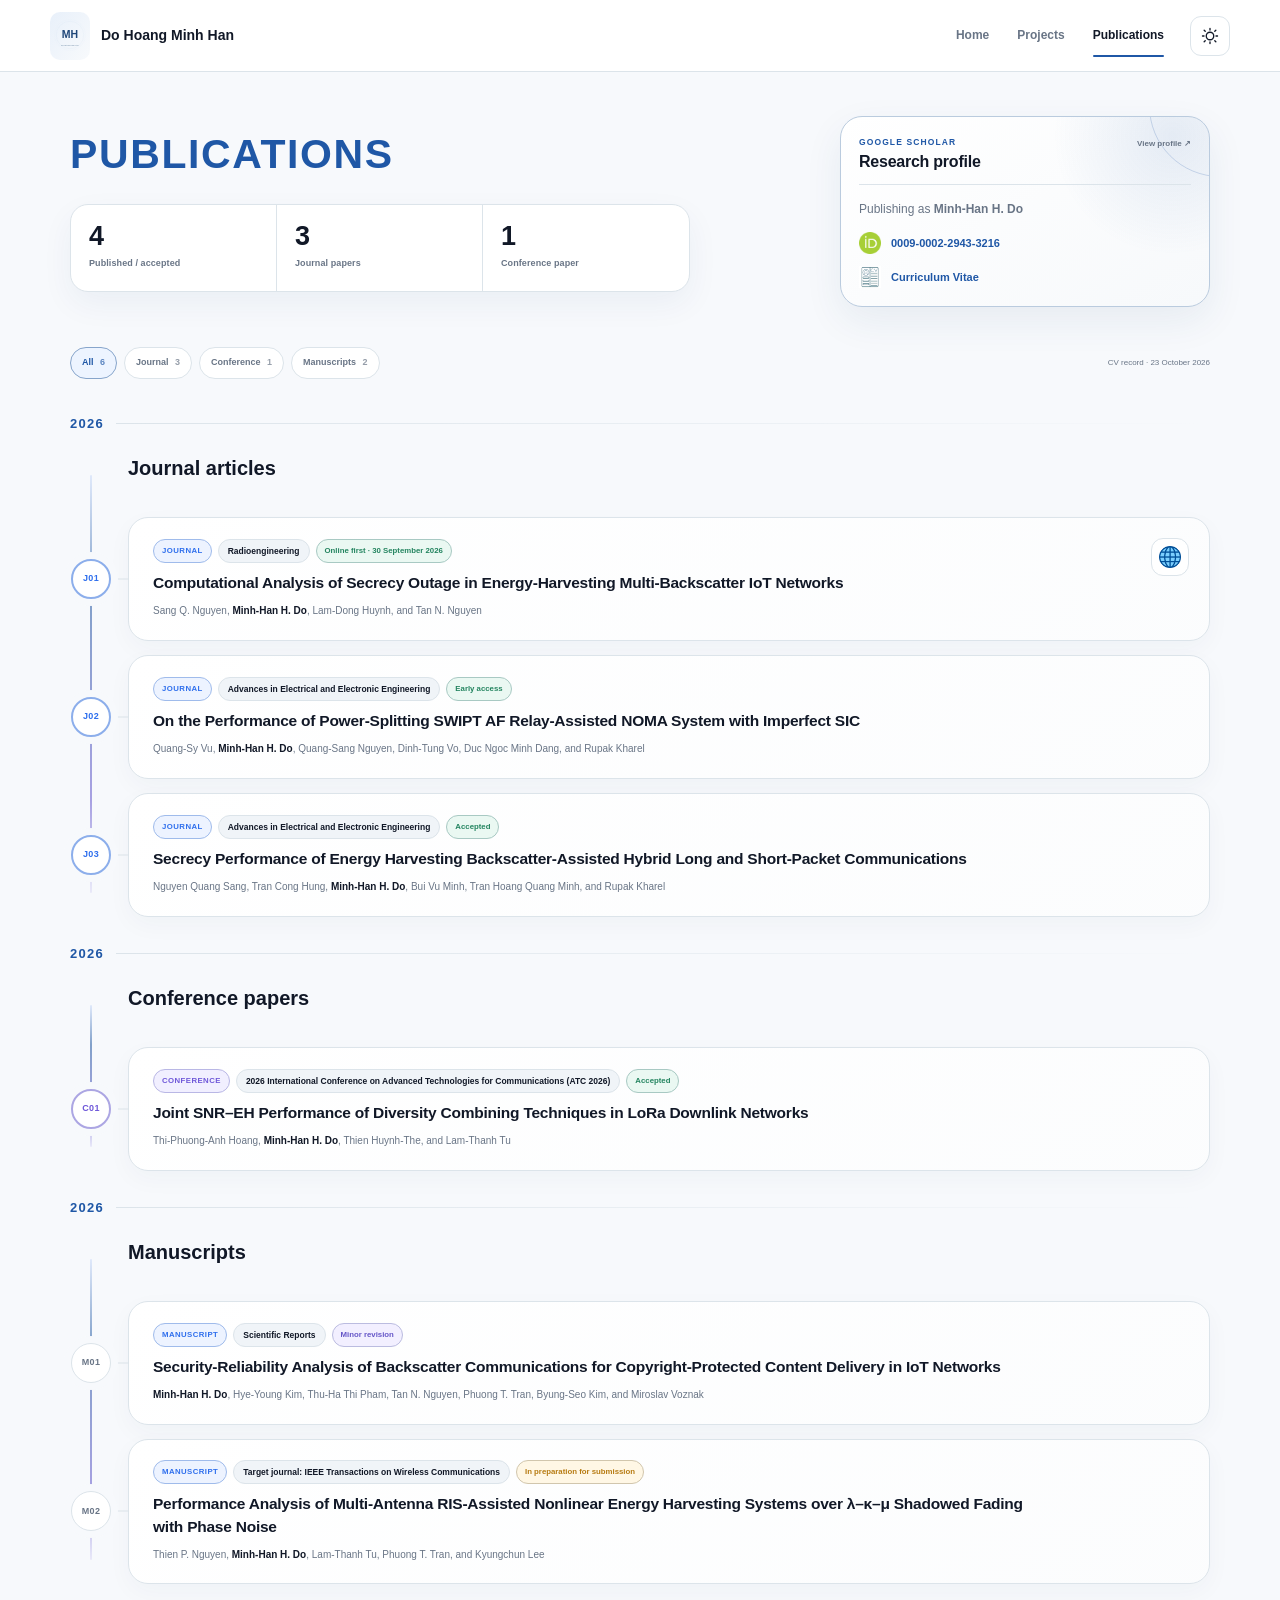
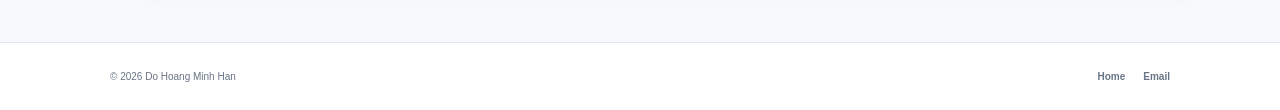
<file: minh-han/publications.html>
<!DOCTYPE html>
<html lang="en">
<head>
<meta charset="UTF-8">
<meta http-equiv="Content-Security-Policy" content="default-src 'self'; script-src 'self'; style-src 'self' 'unsafe-inline' https://fonts.googleapis.com; font-src 'self' https://fonts.gstatic.com; img-src 'self' data:; connect-src 'self'; object-src 'none'; base-uri 'none'; form-action 'none'; frame-src 'none'; media-src 'self'; upgrade-insecure-requests">
<meta name="viewport" content="width=device-width,initial-scale=1.0">
<title>Publications | Do Hoang Minh Han</title>
<meta name="description" content="Journal papers, conference papers, and manuscripts by Do Hoang Minh Han, with published, accepted, revision, and preparation statuses shown separately.">
<link rel="preconnect" href="https://fonts.googleapis.com">
<link rel="preconnect" href="https://fonts.gstatic.com" crossorigin>
<link href="https://fonts.googleapis.com/css2?family=Montserrat:wght@400;500;600;700;800&amp;display=swap" rel="stylesheet">
<link rel="stylesheet" href="./assets/css/styles.css?v=20260919-pub5">
<link rel="stylesheet" href="./assets/css/publications.css?v=20260920-pub2">
<link rel="icon" href="./assets/monogram.svg" type="image/svg+xml"><link rel="stylesheet" href="./assets/css/identity.css?v=20261023-2"><link rel="canonical" href="https://thienp-nguyen.github.io/minh-han/publications.html"></head>
<body>
<header class="site-header">
  <div class="nav-container">
    <a class="brand" href="index.html"><img src="./assets/monogram.svg" alt=""><span>Do Hoang Minh Han</span></a>
    <nav class="desktop-nav" aria-label="Primary navigation">
      <a href="index.html">Home</a>
      <a href="projects.html">Projects</a>
      <a class="active" href="publications.html" aria-current="page">Publications</a>
    </nav>
    <button class="theme-toggle" type="button" aria-label="Toggle light/dark mode">
      <svg class="sun-icon" viewbox="0 0 24 24"><path d="M12 4V2m0 20v-2M4 12H2m20 0h-2M5.64 5.64 4.22 4.22m15.56 15.56-1.42-1.42M18.36 5.64l1.42-1.42M4.22 19.78l1.42-1.42M12 17a5 5 0 1 0 0-10 5 5 0 0 0 0 10Z"></path></svg>
      <svg class="moon-icon" viewbox="0 0 24 24"><path d="M21 15.1A9 9 0 1 1 8.9 3a7 7 0 0 0 12.1 12.1Z"></path></svg>
    </button>
    <button class="menu-toggle" type="button" aria-label="Open menu" aria-expanded="false"><span></span><span></span><span></span></button>
  </div>
  <nav class="mobile-nav">
    <a href="index.html">Home</a>
    <a href="projects.html">Projects</a>
    <a class="active" href="publications.html" aria-current="page">Publications</a>
  </nav>
</header>

<main class="page-width publications-page" id="main">
  <section class="pub-hero">
    <div class="pub-hero-left">
      <h1>PUBLICATIONS</h1>

      <div class="pub-overview compact-overview" aria-label="Published online and accepted papers"><div class="overview-stat"><strong>4</strong><span>Published / accepted</span></div><div class="overview-stat"><strong>3</strong><span>Journal papers</span></div><div class="overview-stat"><strong>1</strong><span>Conference paper</span></div></div>
    </div>

    <aside class="scholar-analytics" aria-label="Research profiles"><div class="scholar-analytics-head"><div><span class="scholar-label">Google Scholar</span><h2>Research profile</h2></div><a href="https://scholar.google.com/citations?user=U9WXgIkAAAAJ&amp;hl=vi&amp;oi=ao" target="_blank" rel="noopener">View profile ↗</a></div><div class="profile-identifiers"><p>Publishing as <strong>Minh-Han H. Do</strong></p><a href="https://orcid.org/0009-0002-2943-3216" target="_blank" rel="noopener"><img src="./assets/ORCID.png" alt="">0009-0002-2943-3216</a><a href="./assets/Minh-Han-CV.pdf" target="_blank" rel="noopener"><img src="./assets/CV.png" alt="">Curriculum Vitae</a></div></aside>
  </section>

  <div class="pub-toolbar">
    <div class="pub-filters" role="group" aria-label="Filter publications"><button class="pub-filter active" type="button" data-filter="all" aria-pressed="true">All <span>6</span></button><button class="pub-filter " type="button" data-filter="journal" aria-pressed="false">Journal <span>3</span></button><button class="pub-filter " type="button" data-filter="conference" aria-pressed="false">Conference <span>1</span></button><button class="pub-filter " type="button" data-filter="manuscript" aria-pressed="false">Manuscripts <span>2</span></button></div>
    <p class="citation-note">CV record · 23 October 2026</p>
  </div>

  <section class="pub-year-group" data-year="2026"><div class="pub-year-label"><span>2026</span></div><div class="publication-list modern-list"><h2 class="pub-group-heading">Journal articles</h2><article class="pub-card modern-card" data-type="journal"><div class="pub-accent journal-accent"></div><div class="pub-index">J01</div><div class="pub-main"><div class="pub-meta-line"><span class="pub-kind journal-kind">Journal</span><span class="pub-venue">Radioengineering</span><span class="pub-status status-published">Online first · 30 September 2026</span></div><h3 class="pub-title">Computational Analysis of Secrecy Outage in Energy-Harvesting Multi-Backscatter IoT Networks</h3><p class="pub-authors">Sang Q. Nguyen, <span class="me">Minh-Han H. Do</span>, Lam-Dong Huynh, and Tan N. Nguyen</p></div><div class="pub-side"><div class="pub-actions"><a class="pub-action" href="https://doi.org/10.13164/re.2026.0487" target="_blank" rel="noopener" title="Publisher page"><img src="./assets/web.png" alt="View article"></a></div></div></article><article class="pub-card modern-card" data-type="journal"><div class="pub-accent journal-accent"></div><div class="pub-index">J02</div><div class="pub-main"><div class="pub-meta-line"><span class="pub-kind journal-kind">Journal</span><span class="pub-venue">Advances in Electrical and Electronic Engineering</span><span class="pub-status status-published">Early access</span></div><h3 class="pub-title">On the Performance of Power-Splitting SWIPT AF Relay-Assisted NOMA System with Imperfect SIC</h3><p class="pub-authors">Quang-Sy Vu, <span class="me">Minh-Han H. Do</span>, Quang-Sang Nguyen, Dinh-Tung Vo, Duc Ngoc Minh Dang, and Rupak Kharel</p></div><div class="pub-side"><div class="pub-actions"></div></div></article><article class="pub-card modern-card" data-type="journal"><div class="pub-accent journal-accent"></div><div class="pub-index">J03</div><div class="pub-main"><div class="pub-meta-line"><span class="pub-kind journal-kind">Journal</span><span class="pub-venue">Advances in Electrical and Electronic Engineering</span><span class="pub-status status-published">Accepted</span></div><h3 class="pub-title">Secrecy Performance of Energy Harvesting Backscatter-Assisted Hybrid Long and Short-Packet Communications</h3><p class="pub-authors">Nguyen Quang Sang, Tran Cong Hung, <span class="me">Minh-Han H. Do</span>, Bui Vu Minh, Tran Hoang Quang Minh, and Rupak Kharel</p></div><div class="pub-side"><div class="pub-actions"></div></div></article></div></section><section class="pub-year-group" data-year="2026"><div class="pub-year-label"><span>2026</span></div><div class="publication-list modern-list"><h2 class="pub-group-heading">Conference papers</h2><article class="pub-card modern-card" data-type="conference"><div class="pub-accent conference-accent"></div><div class="pub-index">C01</div><div class="pub-main"><div class="pub-meta-line"><span class="pub-kind conference-kind">Conference</span><span class="pub-venue">2026 International Conference on Advanced Technologies for Communications (ATC 2026)</span><span class="pub-status status-published">Accepted</span></div><h3 class="pub-title">Joint SNR–EH Performance of Diversity Combining Techniques in LoRa Downlink Networks</h3><p class="pub-authors">Thi-Phuong-Anh Hoang, <span class="me">Minh-Han H. Do</span>, Thien Huynh-The, and Lam-Thanh Tu</p></div><div class="pub-side"><div class="pub-actions"></div></div></article></div></section><section class="pub-year-group" data-year="2026"><div class="pub-year-label"><span>2026</span></div><div class="publication-list modern-list"><h2 class="pub-group-heading">Manuscripts</h2><article class="pub-card modern-card" data-type="manuscript"><div class="pub-accent journal-accent"></div><div class="pub-index">M01</div><div class="pub-main"><div class="pub-meta-line"><span class="pub-kind journal-kind">Manuscript</span><span class="pub-venue">Scientific Reports</span><span class="pub-status status-review">Minor revision</span></div><h3 class="pub-title">Security-Reliability Analysis of Backscatter Communications for Copyright-Protected Content Delivery in IoT Networks</h3><p class="pub-authors"><span class="me">Minh-Han H. Do</span>, Hye-Young Kim, Thu-Ha Thi Pham, Tan N. Nguyen, Phuong T. Tran, Byung-Seo Kim, and Miroslav Voznak</p></div><div class="pub-side"><div class="pub-actions"></div></div></article><article class="pub-card modern-card" data-type="manuscript"><div class="pub-accent journal-accent"></div><div class="pub-index">M02</div><div class="pub-main"><div class="pub-meta-line"><span class="pub-kind journal-kind">Manuscript</span><span class="pub-venue">Target journal: IEEE Transactions on Wireless Communications</span><span class="pub-status status-prep">In preparation for submission</span></div><h3 class="pub-title">Performance Analysis of Multi-Antenna RIS-Assisted Nonlinear Energy Harvesting Systems over λ–κ–μ Shadowed Fading with Phase Noise</h3><p class="pub-authors">Thien P. Nguyen, <span class="me">Minh-Han H. Do</span>, Lam-Thanh Tu, Phuong T. Tran, and Kyungchun Lee</p></div><div class="pub-side"><div class="pub-actions"></div></div></article></div></section></main>

<footer class="site-footer"><div class="page-width footer-inner"><p>© 2026 Do Hoang Minh Han</p><div><a href="index.html">Home</a><a href="mailto:dohoangminhhan2005@gmail.com">Email</a></div></div></footer>
<script src="./assets/js/main.js?v=20260919-pub2"></script>
</body>
</html>
</file>
<file: assets/css/home.css>
:root{
  --bg:#f7f9fc;
  --surface:#ffffff;
  --panel:#eaf1f4;
  --text:#111827;
  --muted:#697586;
  --line:#dce4ea;
  --blue:#1f57a6;
  --blue-soft:#edf4ff;
  --green:#26a269;
  --shadow:0 18px 50px rgba(31,68,110,.10);
  --card-shadow:0 12px 34px rgba(31,68,110,.08);
  --card-shadow-hover:0 24px 54px rgba(31,68,110,.16);
  --warm:#a54f3b;
  --warm-soft:#fbf0ec;
  --width:1180px;
}
*{box-sizing:border-box}
html{scroll-behavior:smooth}
body{
  margin:0;
  background:var(--bg);
  color:var(--text);
  font-family:"Montserrat",Arial,sans-serif;
  line-height:1.7;
  -webkit-font-smoothing:antialiased;
}
a{color:inherit;text-decoration:none}
img{display:block;max-width:100%}
button{font:inherit}
.page-width{width:min(calc(100% - 40px),var(--width));margin:0 auto}

.site-header{
  position:sticky;
  top:0;
  z-index:100;
  height:72px;
  background:color-mix(in srgb,var(--surface) 92%,transparent);
  backdrop-filter:blur(16px);
  border-bottom:1px solid var(--line);
}
.nav-container{
  width:min(calc(100% - 40px),var(--width));
  height:100%;
  margin:0 auto;
  display:flex;
  align-items:center;
  gap:26px;
}
.brand{display:flex;align-items:center;gap:11px}
.brand img{width:40px;height:48px;border-radius:10px;object-fit:cover}
.brand span{font-size:14px;font-weight:700;letter-spacing:.01em}
.desktop-nav{margin-left:auto;display:flex;align-items:center;gap:28px}
.desktop-nav a{
  position:relative;
  color:var(--muted);
  font-size:12px;
  font-weight:700;
}
.desktop-nav a:hover,.desktop-nav a.active{color:var(--text)}
.desktop-nav a.active:after{
  content:"";
  position:absolute;
  left:0;right:0;bottom:-11px;
  height:2px;
  border-radius:999px;
  background:var(--blue);
}
.theme-toggle,.menu-toggle{
  width:40px;height:40px;
  border:1px solid var(--line);
  border-radius:11px;
  background:var(--surface);
  color:var(--text);
  display:grid;
  place-items:center;
  cursor:pointer;
}
.theme-toggle svg{width:18px;height:18px;fill:none;stroke:currentColor;stroke-width:1.8;stroke-linecap:round;stroke-linejoin:round}
.theme-toggle .moon-icon{display:none}
.menu-toggle{display:none;align-content:center;gap:4px}
.menu-toggle span{display:block;width:17px;height:1.5px;background:currentColor}
.mobile-nav{display:none}
.mobile-nav.open{
  display:grid;
  position:absolute;
  left:0;right:0;top:72px;
  z-index:99;
  padding:8px 20px 14px;
  background:var(--surface);
  border-bottom:1px solid var(--line);
}
.mobile-nav a{padding:10px 0;border-bottom:1px solid var(--line);font-size:13px;font-weight:700;color:var(--muted)}
.mobile-nav a:last-child{border-bottom:0}
.mobile-nav a.active{color:var(--text)}

.profile-section{
  padding:74px 0 68px;
  background:linear-gradient(180deg,var(--bg),var(--panel));
  border-bottom:1px solid var(--line);
}
.profile-grid{
  display:grid;
  grid-template-columns:320px 1fr;
  gap:66px;
  align-items:center;
}
.profile-side{width:100%}
.portrait-card{
  padding:12px;
  border:1px solid var(--line);
  border-radius:22px;
  background:var(--surface);
  box-shadow:var(--shadow);
}
.portrait-card img{
  width:100%;
  aspect-ratio:4/5;
  object-fit:cover;
  object-position:center 25%;
  border-radius:15px;
}
.academic-links{
  display:grid;
  grid-template-columns:repeat(4,1fr);
  gap:8px;
  margin-top:12px;
}
.academic-link{
  min-width:0;
  height:54px;
  padding:7px 4px;
  border:1px solid var(--line);
  border-radius:12px;
  background:var(--surface);
  color:var(--muted);
  display:flex;
  flex-direction:column;
  align-items:center;
  justify-content:center;
  gap:4px;
  font-size:9px;
  font-weight:700;
  transition:.18s ease;
}
.academic-link:hover{
  transform:translateY(-2px);
  color:var(--blue);
  border-color:color-mix(in srgb,var(--blue) 40%,var(--line));
  box-shadow:0 8px 22px rgba(31,87,166,.10);
}
.academic-link img{width:22px;height:22px;object-fit:contain}

.status-line{
  color:var(--blue);
  font-size:12px;
  font-weight:800;
  letter-spacing:.08em;
}
.profile-copy h1{
  margin:12px 0 8px;
  font-size:clamp(42px,5vw,64px);
  line-height:1.02;
  letter-spacing:-.045em;
  font-weight:700;
}
.role{
  margin:0;
  color:var(--text);
  font-size:18px;
  font-weight:600;
}
.location{
  margin:5px 0 0;
  color:var(--muted);
  font-size:13px;
  font-weight:500;
}
.profile-link,
.bio-text a{
  color:var(--blue);
  font-weight:800;
  transition:color .18s ease;
}
.profile-link:hover,
.bio-text a:hover{
  color:color-mix(in srgb,var(--blue) 72%,#000);
  text-decoration:underline;
  text-underline-offset:3px;
}
.bio-text{
  max-width:800px;
  margin-top:27px;
}
.bio-text p{
  margin:0 0 13px;
  color:var(--muted);
  font-size:15px;
}
.profile-chips{
  display:flex;
  flex-wrap:wrap;
  gap:8px;
  margin-top:24px;
}
.profile-chips span{
  padding:7px 10px;
  border:1px solid var(--line);
  border-radius:999px;
  background:color-mix(in srgb,var(--surface) 78%,transparent);
  color:var(--muted);
  font-size:10px;
  font-weight:700;
}

.section-heading{
  padding:76px 20px 42px;
  text-align:center;
}
.research-title h2{
  margin:0;
  color:var(--blue);
  font-size:clamp(28px,3.2vw,40px);
  letter-spacing:.015em;
  line-height:1.15;
  font-weight:800;
}

.research-list{
  display:grid;
  gap:20px;
  padding-bottom:78px;
}
.research-row{
  position:relative;
  display:grid;
  grid-template-columns:440px 1fr;
  gap:54px;
  align-items:center;
  padding:22px;
  border:1px solid var(--line);
  border-radius:22px;
  background:linear-gradient(145deg,var(--surface),color-mix(in srgb,var(--surface) 82%,var(--blue-soft)));
  box-shadow:var(--card-shadow);
  overflow:hidden;
  transition:transform .28s ease,box-shadow .28s ease,border-color .28s ease;
}
.research-row:before{
  content:"";
  position:absolute;
  left:0;top:0;bottom:0;
  width:4px;
  background:linear-gradient(180deg,var(--blue),color-mix(in srgb,var(--blue) 35%,transparent));
  opacity:.75;
}
.research-row:hover{
  transform:translateY(-6px);
  box-shadow:var(--card-shadow-hover);
  border-color:color-mix(in srgb,var(--blue) 38%,var(--line));
}
.research-visual{
  height:285px;
  padding:16px;
  display:grid;
  place-items:center;
  border:1px solid var(--line);
  border-radius:16px;
  background:#fff;
  overflow:hidden;
  transition:transform .35s ease,box-shadow .35s ease;
}
.research-row:hover .research-visual{
  transform:scale(1.015);
  box-shadow:0 12px 28px rgba(31,87,166,.10);
}
.research-visual img{
  width:100%;
  height:100%;
  object-fit:contain;
  transition:transform .38s ease;
}
.research-row:hover .research-visual img{
  transform:scale(1.025);
}
.research-copy{max-width:610px}
.research-index{
  display:block;
  margin-bottom:8px;
  color:var(--blue);
  font-size:9px;
  font-weight:800;
  letter-spacing:.14em;
}
.research-copy h3{
  margin:0 0 14px;
  font-size:21px;
  line-height:1.3;
  letter-spacing:-.02em;
  font-weight:700;
}
.research-copy ul{
  margin:0;
  padding-left:19px;
  color:var(--muted);
  font-size:13.5px;
}
.research-copy li{margin-bottom:6px}
.tags{
  display:flex;
  flex-wrap:wrap;
  gap:6px;
  margin-top:17px;
}
.tags span{
  padding:5px 8px;
  border-radius:999px;
  background:var(--blue-soft);
  color:var(--blue);
  font-size:9px;
  font-weight:700;
  transition:transform .18s ease,background .18s ease;
}
.research-row:hover .tags span{
  background:color-mix(in srgb,var(--blue-soft) 82%,var(--surface));
}
.tags span:hover{
  transform:translateY(-1px);
}

.site-footer{
  padding:25px 0;
  border-top:1px solid var(--line);
  background:var(--surface);
}
.footer-inner{
  display:flex;
  align-items:center;
  justify-content:space-between;
  gap:25px;
}
.footer-inner p{
  margin:0;
  color:var(--muted);
  font-size:10px;
}
.footer-inner div{display:flex;gap:18px}
.footer-inner a{
  color:var(--muted);
  font-size:10px;
  font-weight:700;
}
.footer-inner a:hover{color:var(--blue)}

body.dark-mode{
  --bg:#0f141a;
  --surface:#171e26;
  --panel:#182129;
  --text:#eef2f6;
  --muted:#9aa9b8;
  --line:#2b3540;
  --blue:#79aaff;
  --blue-soft:#172b47;
  --green:#53cf8d;
  --shadow:0 18px 50px rgba(0,0,0,.28);
  --card-shadow:0 12px 34px rgba(0,0,0,.22);
  --card-shadow-hover:0 24px 54px rgba(0,0,0,.34);
}
body.dark-mode .sun-icon{display:none}
body.dark-mode .moon-icon{display:block}
body.dark-mode .research-visual{background:#f7f9fb}

@media(max-width:900px){
  .desktop-nav{display:none}
  .menu-toggle{display:grid}
  .profile-grid{grid-template-columns:270px 1fr;gap:38px}
  .research-row{grid-template-columns:340px 1fr;gap:34px}
}
@media(max-width:700px){
  .site-header{height:64px}
  .nav-container{width:calc(100% - 24px)}
  .brand span{font-size:13px}
  .brand img{width:34px;height:41px}
  .profile-section{padding:45px 0 48px}
  .profile-grid{grid-template-columns:1fr}
  .profile-side{max-width:310px}
  .profile-copy h1{font-size:44px}
  .research-list{gap:16px}
  .research-row{grid-template-columns:1fr;gap:20px;padding:17px}
  .research-visual{height:245px}
  .footer-inner{flex-direction:column;align-items:flex-start}
}
@media(max-width:460px){
  .page-width{width:calc(100% - 28px)}
  .academic-link span{display:none}
  .academic-link{height:48px}
  .academic-link img{width:25px;height:25px}
  .profile-copy h1{font-size:38px}
  .role{font-size:15px}
  .bio-text p{font-size:14px}
  .research-title h2{font-size:24px}
  .research-visual{height:215px}
}

/* v6 connected research + milestones */
.section-heading{padding:76px 20px 40px;text-align:center}
.research-title h2{
  margin:0;
  color:var(--blue);
  font-size:clamp(29px,3.25vw,42px);
  letter-spacing:.035em;
  line-height:1.15;
  font-weight:700;
}

.research-list{
  position:relative;
  display:grid;
  gap:18px;
  padding-bottom:84px;
}
.research-list:before{
  content:"";
  position:absolute;
  left:29px;
  top:32px;
  bottom:32px;
  width:2px;
  background:linear-gradient(180deg,color-mix(in srgb,var(--blue) 18%,transparent),color-mix(in srgb,var(--blue) 65%,transparent),color-mix(in srgb,var(--blue) 18%,transparent));
  z-index:0;
}
.research-item{
  position:relative;
  display:grid;
  grid-template-columns:60px 1fr;
  align-items:center;
  z-index:1;
}
.research-node{display:grid;place-items:center}
.research-node span{
  width:42px;
  height:42px;
  border-radius:50%;
  display:grid;
  place-items:center;
  background:var(--surface);
  border:2px solid color-mix(in srgb,var(--blue) 40%,var(--line));
  box-shadow:0 0 0 7px var(--bg);
  color:var(--blue);
  font-size:10px;
  font-weight:800;
  letter-spacing:.05em;
  transition:.22s ease;
}
.research-item:hover .research-node span{
  transform:scale(1.08);
  background:var(--blue);
  color:#fff;
  border-color:var(--blue);
}
.research-card{
  display:grid;
  grid-template-columns:420px 1fr;
  gap:48px;
  align-items:center;
  padding:24px;
  border:1px solid var(--line);
  border-radius:22px;
  background:linear-gradient(145deg,var(--surface),color-mix(in srgb,var(--surface) 84%,var(--blue-soft)));
  box-shadow:var(--card-shadow);
  overflow:hidden;
  transition:transform .28s ease,box-shadow .28s ease,border-color .28s ease;
}
.research-item:hover .research-card{
  transform:translateX(5px) translateY(-4px);
  box-shadow:var(--card-shadow-hover);
  border-color:color-mix(in srgb,var(--blue) 38%,var(--line));
}
.research-visual{
  height:280px;
  padding:16px;
  display:grid;
  place-items:center;
  border:1px solid var(--line);
  border-radius:16px;
  background:#fff;
  overflow:hidden;
  transition:transform .35s ease,box-shadow .35s ease;
}
.research-item:hover .research-visual{
  transform:scale(1.012);
  box-shadow:0 12px 28px rgba(31,87,166,.10);
}
.research-visual img{
  width:100%;
  height:100%;
  object-fit:contain;
  transition:transform .38s ease;
}
.research-item:hover .research-visual img{transform:scale(1.025)}
.research-copy{max-width:620px;padding-right:14px}
.research-copy h3{
  margin:0 0 16px;
  font-size:25px;
  line-height:1.28;
  letter-spacing:-.025em;
  font-weight:700;
}
.research-copy ul{
  margin:0;
  padding-left:21px;
  color:var(--muted);
  font-size:15px;
  line-height:1.75;
}
.research-copy li{margin-bottom:5px}
.tags{display:flex;flex-wrap:wrap;gap:7px;margin-top:19px}
.tags span{
  padding:6px 10px;
  border-radius:999px;
  background:var(--blue-soft);
  color:var(--blue);
  font-size:10px;
  font-weight:700;
  transition:transform .18s ease,background .18s ease;
}
.tags span:hover{transform:translateY(-2px)}

.journey-section{
  padding:86px 0 94px;
  background:linear-gradient(180deg,color-mix(in srgb,var(--surface) 54%,var(--bg)),var(--surface));
  border-top:1px solid var(--line);
}
.journey-head{
  display:flex;
  justify-content:space-between;
  align-items:end;
  gap:30px;
  margin-bottom:54px;
}
.journey-head p{
  margin:0 0 8px;
  color:var(--warm);
  font-size:10px;
  font-weight:700;
  letter-spacing:.20em;
}
.journey-head h2{
  margin:0;
  font-size:40px;
  line-height:1.1;
  letter-spacing:-.035em;
  font-weight:600;
}
.journey-note{color:var(--muted);font-size:11px;font-weight:600}
.journey-track{
  position:relative;
  display:grid;
  grid-template-columns:repeat(6,minmax(0,1fr));
  gap:20px;
}
.journey-track:before{
  content:"";
  position:absolute;
  left:0;
  right:0;
  top:154px;
  height:2px;
  background:var(--line);
}
.milestone{position:relative;min-width:0}
.milestone-copy{min-height:133px;padding-right:6px}
.milestone-date{
  display:block;
  margin-bottom:11px;
  color:var(--warm);
  font-size:10px;
  font-weight:800;
  letter-spacing:.07em;
}
.milestone h3{margin:0 0 7px;font-size:14px;line-height:1.35;font-weight:700}
.milestone p{margin:0;color:var(--muted);font-size:10px;line-height:1.5}
.milestone-dot{
  position:relative;
  width:16px;
  height:16px;
  margin:13px 0 20px;
  border:4px solid var(--surface);
  border-radius:50%;
  background:#888;
  box-shadow:0 0 0 2px var(--line);
  z-index:2;
  transition:.22s ease;
}
.milestone:hover .milestone-dot{
  transform:scale(1.22);
  background:var(--warm);
  box-shadow:0 0 0 5px color-mix(in srgb,var(--warm) 12%,transparent);
}
.milestone.current .milestone-dot{
  background:var(--warm);
  box-shadow:0 0 0 4px color-mix(in srgb,var(--warm) 17%,transparent),0 0 0 2px var(--warm);
}
.milestone-chip,.milestone-chips span{
  display:inline-flex;
  margin:0 5px 5px 0;
  padding:5px 8px;
  border:1px solid var(--line);
  border-radius:999px;
  background:var(--surface);
  color:var(--muted);
  font-size:8.5px;
  font-weight:650;
  white-space:nowrap;
}
.milestone.current .milestone-chips span{
  color:var(--warm);
  border-color:color-mix(in srgb,var(--warm) 28%,var(--line));
  background:var(--warm-soft);
}

body.dark-mode{
  --warm:#e39378;
  --warm-soft:#35231f;
}
body.dark-mode .research-visual{background:#f7f9fb}

@media(max-width:1050px){
  .research-card{grid-template-columns:350px 1fr;gap:34px}
  .journey-track{grid-template-columns:repeat(3,1fr);row-gap:48px}
  .journey-track:before{display:none}
  .milestone{padding-left:16px;border-left:2px solid var(--line)}
  .milestone-copy{min-height:0}
  .milestone-dot{position:absolute;left:-9px;top:4px;margin:0}
  .milestone-date,.milestone h3,.milestone p,.milestone-chip,.milestone-chips{margin-left:10px}
}
@media(max-width:900px){
  .research-card{grid-template-columns:300px 1fr;gap:26px}
  .research-copy h3{font-size:22px}
  .research-copy ul{font-size:14px}
}
@media(max-width:700px){
  .section-heading{padding-top:60px}
  .research-list{gap:15px}
  .research-list:before{left:20px}
  .research-item{grid-template-columns:42px 1fr}
  .research-node span{width:34px;height:34px;font-size:8px;box-shadow:0 0 0 5px var(--bg)}
  .research-card{grid-template-columns:1fr;gap:18px;padding:17px}
  .research-visual{height:245px}
  .research-copy{padding:0 5px 5px}
  .research-copy h3{font-size:21px}
  .research-copy ul{font-size:13.5px}
  .journey-head{align-items:start;flex-direction:column;margin-bottom:34px}
  .journey-head h2{font-size:34px}
  .journey-track{grid-template-columns:1fr;gap:24px}
  .milestone{padding:0 0 2px 30px;border-left:2px solid var(--line)}
  .milestone-dot{left:-9px;top:4px}
  .milestone-date,.milestone h3,.milestone p,.milestone-chip,.milestone-chips{margin-left:0}
}
@media(max-width:460px){
  .research-title h2{font-size:24px;letter-spacing:.035em}
  .research-visual{height:215px}
}


/* v7 milestone ordering + research heading refinement */
.journey-head h2{
  font-weight:650;
}
.journey-track{
  gap:18px;
}
.milestone-date{
  white-space:nowrap;
  font-size:9.5px;
}
.milestone h3{
  font-size:13.5px;
}
.milestone p{
  font-size:9.8px;
}
.milestone-dot{
  background:#8a929a;
}
.milestone.education .milestone-dot{
  background:#3569ae;
}
.milestone.research .milestone-dot{
  background:#2e8b74;
}
.milestone.industry .milestone-dot{
  background:#c47b32;
}
.milestone.publishing .milestone-dot{
  background:#8b67a8;
}
.milestone.current .milestone-dot{
  background:var(--warm);
}
.milestone:hover .milestone-dot{
  background:var(--warm);
}
.milestone-chip,.milestone-chips span{
  font-size:8.3px;
}
.milestone.current h3{
  color:var(--blue);
}
.milestone.current .milestone-date{
  color:var(--blue);
}
body.dark-mode .research-title h2{
  color:var(--blue);
}
@media(max-width:1200px){
  .journey-track{
    gap:14px;
  }
  .milestone h3{
    font-size:12.5px;
  }
  .milestone p{
    font-size:9.3px;
  }
}
</file>
<file: minh-han/assets/css/home.css>
:root{
  --bg:#f7f9fc;
  --surface:#ffffff;
  --panel:#eaf1f4;
  --text:#111827;
  --muted:#697586;
  --line:#dce4ea;
  --blue:#1f57a6;
  --blue-soft:#edf4ff;
  --green:#26a269;
  --shadow:0 18px 50px rgba(31,68,110,.10);
  --card-shadow:0 12px 34px rgba(31,68,110,.08);
  --card-shadow-hover:0 24px 54px rgba(31,68,110,.16);
  --warm:#a54f3b;
  --warm-soft:#fbf0ec;
  --width:1180px;
}
*{box-sizing:border-box}
html{scroll-behavior:smooth}
body{
  margin:0;
  background:var(--bg);
  color:var(--text);
  font-family:"Montserrat",Arial,sans-serif;
  line-height:1.7;
  -webkit-font-smoothing:antialiased;
}
a{color:inherit;text-decoration:none}
img{display:block;max-width:100%}
button{font:inherit}
.page-width{width:min(calc(100% - 40px),var(--width));margin:0 auto}

.site-header{
  position:sticky;
  top:0;
  z-index:100;
  height:72px;
  background:color-mix(in srgb,var(--surface) 92%,transparent);
  backdrop-filter:blur(16px);
  border-bottom:1px solid var(--line);
}
.nav-container{
  width:min(calc(100% - 40px),var(--width));
  height:100%;
  margin:0 auto;
  display:flex;
  align-items:center;
  gap:26px;
}
.brand{display:flex;align-items:center;gap:11px}
.brand img{width:40px;height:48px;border-radius:10px;object-fit:cover}
.brand span{font-size:14px;font-weight:700;letter-spacing:.01em}
.desktop-nav{margin-left:auto;display:flex;align-items:center;gap:28px}
.desktop-nav a{
  position:relative;
  color:var(--muted);
  font-size:12px;
  font-weight:700;
}
.desktop-nav a:hover,.desktop-nav a.active{color:var(--text)}
.desktop-nav a.active:after{
  content:"";
  position:absolute;
  left:0;right:0;bottom:-11px;
  height:2px;
  border-radius:999px;
  background:var(--blue);
}
.theme-toggle,.menu-toggle{
  width:40px;height:40px;
  border:1px solid var(--line);
  border-radius:11px;
  background:var(--surface);
  color:var(--text);
  display:grid;
  place-items:center;
  cursor:pointer;
}
.theme-toggle svg{width:18px;height:18px;fill:none;stroke:currentColor;stroke-width:1.8;stroke-linecap:round;stroke-linejoin:round}
.theme-toggle .moon-icon{display:none}
.menu-toggle{display:none;align-content:center;gap:4px}
.menu-toggle span{display:block;width:17px;height:1.5px;background:currentColor}
.mobile-nav{display:none}
.mobile-nav.open{
  display:grid;
  position:absolute;
  left:0;right:0;top:72px;
  z-index:99;
  padding:8px 20px 14px;
  background:var(--surface);
  border-bottom:1px solid var(--line);
}
.mobile-nav a{padding:10px 0;border-bottom:1px solid var(--line);font-size:13px;font-weight:700;color:var(--muted)}
.mobile-nav a:last-child{border-bottom:0}
.mobile-nav a.active{color:var(--text)}

.profile-section{
  padding:74px 0 68px;
  background:linear-gradient(180deg,var(--bg),var(--panel));
  border-bottom:1px solid var(--line);
}
.profile-grid{
  display:grid;
  grid-template-columns:320px 1fr;
  gap:66px;
  align-items:center;
}
.profile-side{width:100%}
.portrait-card{
  padding:12px;
  border:1px solid var(--line);
  border-radius:22px;
  background:var(--surface);
  box-shadow:var(--shadow);
}
.portrait-card img{
  width:100%;
  aspect-ratio:4/5;
  object-fit:cover;
  object-position:center 25%;
  border-radius:15px;
}
.academic-links{
  display:grid;
  grid-template-columns:repeat(4,1fr);
  gap:8px;
  margin-top:12px;
}
.academic-link{
  min-width:0;
  height:54px;
  padding:7px 4px;
  border:1px solid var(--line);
  border-radius:12px;
  background:var(--surface);
  color:var(--muted);
  display:flex;
  flex-direction:column;
  align-items:center;
  justify-content:center;
  gap:4px;
  font-size:9px;
  font-weight:700;
  transition:.18s ease;
}
.academic-link:hover{
  transform:translateY(-2px);
  color:var(--blue);
  border-color:color-mix(in srgb,var(--blue) 40%,var(--line));
  box-shadow:0 8px 22px rgba(31,87,166,.10);
}
.academic-link img{width:22px;height:22px;object-fit:contain}

.status-line{
  color:var(--blue);
  font-size:12px;
  font-weight:800;
  letter-spacing:.08em;
}
.profile-copy h1{
  margin:12px 0 8px;
  font-size:clamp(42px,5vw,64px);
  line-height:1.02;
  letter-spacing:-.045em;
  font-weight:700;
}
.role{
  margin:0;
  color:var(--text);
  font-size:18px;
  font-weight:600;
}
.location{
  margin:5px 0 0;
  color:var(--muted);
  font-size:13px;
  font-weight:500;
}
.profile-link,
.bio-text a{
  color:var(--blue);
  font-weight:800;
  transition:color .18s ease;
}
.profile-link:hover,
.bio-text a:hover{
  color:color-mix(in srgb,var(--blue) 72%,#000);
  text-decoration:underline;
  text-underline-offset:3px;
}
.bio-text{
  max-width:800px;
  margin-top:27px;
}
.bio-text p{
  margin:0 0 13px;
  color:var(--muted);
  font-size:15px;
}
.profile-chips{
  display:flex;
  flex-wrap:wrap;
  gap:8px;
  margin-top:24px;
}
.profile-chips span{
  padding:7px 10px;
  border:1px solid var(--line);
  border-radius:999px;
  background:color-mix(in srgb,var(--surface) 78%,transparent);
  color:var(--muted);
  font-size:10px;
  font-weight:700;
}

.section-heading{
  padding:76px 20px 42px;
  text-align:center;
}
.research-title h2{
  margin:0;
  color:var(--blue);
  font-size:clamp(28px,3.2vw,40px);
  letter-spacing:.015em;
  line-height:1.15;
  font-weight:800;
}

.research-list{
  display:grid;
  gap:20px;
  padding-bottom:78px;
}
.research-row{
  position:relative;
  display:grid;
  grid-template-columns:440px 1fr;
  gap:54px;
  align-items:center;
  padding:22px;
  border:1px solid var(--line);
  border-radius:22px;
  background:linear-gradient(145deg,var(--surface),color-mix(in srgb,var(--surface) 82%,var(--blue-soft)));
  box-shadow:var(--card-shadow);
  overflow:hidden;
  transition:transform .28s ease,box-shadow .28s ease,border-color .28s ease;
}
.research-row:before{
  content:"";
  position:absolute;
  left:0;top:0;bottom:0;
  width:4px;
  background:linear-gradient(180deg,var(--blue),color-mix(in srgb,var(--blue) 35%,transparent));
  opacity:.75;
}
.research-row:hover{
  transform:translateY(-6px);
  box-shadow:var(--card-shadow-hover);
  border-color:color-mix(in srgb,var(--blue) 38%,var(--line));
}
.research-visual{
  height:285px;
  padding:16px;
  display:grid;
  place-items:center;
  border:1px solid var(--line);
  border-radius:16px;
  background:#fff;
  overflow:hidden;
  transition:transform .35s ease,box-shadow .35s ease;
}
.research-row:hover .research-visual{
  transform:scale(1.015);
  box-shadow:0 12px 28px rgba(31,87,166,.10);
}
.research-visual img{
  width:100%;
  height:100%;
  object-fit:contain;
  transition:transform .38s ease;
}
.research-row:hover .research-visual img{
  transform:scale(1.025);
}
.research-copy{max-width:610px}
.research-index{
  display:block;
  margin-bottom:8px;
  color:var(--blue);
  font-size:9px;
  font-weight:800;
  letter-spacing:.14em;
}
.research-copy h3{
  margin:0 0 14px;
  font-size:21px;
  line-height:1.3;
  letter-spacing:-.02em;
  font-weight:700;
}
.research-copy ul{
  margin:0;
  padding-left:19px;
  color:var(--muted);
  font-size:13.5px;
}
.research-copy li{margin-bottom:6px}
.tags{
  display:flex;
  flex-wrap:wrap;
  gap:6px;
  margin-top:17px;
}
.tags span{
  padding:5px 8px;
  border-radius:999px;
  background:var(--blue-soft);
  color:var(--blue);
  font-size:9px;
  font-weight:700;
  transition:transform .18s ease,background .18s ease;
}
.research-row:hover .tags span{
  background:color-mix(in srgb,var(--blue-soft) 82%,var(--surface));
}
.tags span:hover{
  transform:translateY(-1px);
}

.site-footer{
  padding:25px 0;
  border-top:1px solid var(--line);
  background:var(--surface);
}
.footer-inner{
  display:flex;
  align-items:center;
  justify-content:space-between;
  gap:25px;
}
.footer-inner p{
  margin:0;
  color:var(--muted);
  font-size:10px;
}
.footer-inner div{display:flex;gap:18px}
.footer-inner a{
  color:var(--muted);
  font-size:10px;
  font-weight:700;
}
.footer-inner a:hover{color:var(--blue)}

body.dark-mode{
  --bg:#0f141a;
  --surface:#171e26;
  --panel:#182129;
  --text:#eef2f6;
  --muted:#9aa9b8;
  --line:#2b3540;
  --blue:#79aaff;
  --blue-soft:#172b47;
  --green:#53cf8d;
  --shadow:0 18px 50px rgba(0,0,0,.28);
  --card-shadow:0 12px 34px rgba(0,0,0,.22);
  --card-shadow-hover:0 24px 54px rgba(0,0,0,.34);
}
body.dark-mode .sun-icon{display:none}
body.dark-mode .moon-icon{display:block}
body.dark-mode .research-visual{background:#f7f9fb}

@media(max-width:900px){
  .desktop-nav{display:none}
  .menu-toggle{display:grid}
  .profile-grid{grid-template-columns:270px 1fr;gap:38px}
  .research-row{grid-template-columns:340px 1fr;gap:34px}
}
@media(max-width:700px){
  .site-header{height:64px}
  .nav-container{width:calc(100% - 24px)}
  .brand span{font-size:13px}
  .brand img{width:34px;height:41px}
  .profile-section{padding:45px 0 48px}
  .profile-grid{grid-template-columns:1fr}
  .profile-side{max-width:310px}
  .profile-copy h1{font-size:44px}
  .research-list{gap:16px}
  .research-row{grid-template-columns:1fr;gap:20px;padding:17px}
  .research-visual{height:245px}
  .footer-inner{flex-direction:column;align-items:flex-start}
}
@media(max-width:460px){
  .page-width{width:calc(100% - 28px)}
  .academic-link span{display:none}
  .academic-link{height:48px}
  .academic-link img{width:25px;height:25px}
  .profile-copy h1{font-size:38px}
  .role{font-size:15px}
  .bio-text p{font-size:14px}
  .research-title h2{font-size:24px}
  .research-visual{height:215px}
}

/* v6 connected research + milestones */
.section-heading{padding:76px 20px 40px;text-align:center}
.research-title h2{
  margin:0;
  color:var(--blue);
  font-size:clamp(29px,3.25vw,42px);
  letter-spacing:.035em;
  line-height:1.15;
  font-weight:700;
}

.research-list{
  position:relative;
  display:grid;
  gap:18px;
  padding-bottom:84px;
}
.research-list:before{
  content:"";
  position:absolute;
  left:29px;
  top:32px;
  bottom:32px;
  width:2px;
  background:linear-gradient(180deg,color-mix(in srgb,var(--blue) 18%,transparent),color-mix(in srgb,var(--blue) 65%,transparent),color-mix(in srgb,var(--blue) 18%,transparent));
  z-index:0;
}
.research-item{
  position:relative;
  display:grid;
  grid-template-columns:60px 1fr;
  align-items:center;
  z-index:1;
}
.research-node{display:grid;place-items:center}
.research-node span{
  width:42px;
  height:42px;
  border-radius:50%;
  display:grid;
  place-items:center;
  background:var(--surface);
  border:2px solid color-mix(in srgb,var(--blue) 40%,var(--line));
  box-shadow:0 0 0 7px var(--bg);
  color:var(--blue);
  font-size:10px;
  font-weight:800;
  letter-spacing:.05em;
  transition:.22s ease;
}
.research-item:hover .research-node span{
  transform:scale(1.08);
  background:var(--blue);
  color:#fff;
  border-color:var(--blue);
}
.research-card{
  display:grid;
  grid-template-columns:420px 1fr;
  gap:48px;
  align-items:center;
  padding:24px;
  border:1px solid var(--line);
  border-radius:22px;
  background:linear-gradient(145deg,var(--surface),color-mix(in srgb,var(--surface) 84%,var(--blue-soft)));
  box-shadow:var(--card-shadow);
  overflow:hidden;
  transition:transform .28s ease,box-shadow .28s ease,border-color .28s ease;
}
.research-item:hover .research-card{
  transform:translateX(5px) translateY(-4px);
  box-shadow:var(--card-shadow-hover);
  border-color:color-mix(in srgb,var(--blue) 38%,var(--line));
}
.research-visual{
  height:280px;
  padding:16px;
  display:grid;
  place-items:center;
  border:1px solid var(--line);
  border-radius:16px;
  background:#fff;
  overflow:hidden;
  transition:transform .35s ease,box-shadow .35s ease;
}
.research-item:hover .research-visual{
  transform:scale(1.012);
  box-shadow:0 12px 28px rgba(31,87,166,.10);
}
.research-visual img{
  width:100%;
  height:100%;
  object-fit:contain;
  transition:transform .38s ease;
}
.research-item:hover .research-visual img{transform:scale(1.025)}
.research-copy{max-width:620px;padding-right:14px}
.research-copy h3{
  margin:0 0 16px;
  font-size:25px;
  line-height:1.28;
  letter-spacing:-.025em;
  font-weight:700;
}
.research-copy ul{
  margin:0;
  padding-left:21px;
  color:var(--muted);
  font-size:15px;
  line-height:1.75;
}
.research-copy li{margin-bottom:5px}
.tags{display:flex;flex-wrap:wrap;gap:7px;margin-top:19px}
.tags span{
  padding:6px 10px;
  border-radius:999px;
  background:var(--blue-soft);
  color:var(--blue);
  font-size:10px;
  font-weight:700;
  transition:transform .18s ease,background .18s ease;
}
.tags span:hover{transform:translateY(-2px)}

.journey-section{
  padding:86px 0 94px;
  background:linear-gradient(180deg,color-mix(in srgb,var(--surface) 54%,var(--bg)),var(--surface));
  border-top:1px solid var(--line);
}
.journey-head{
  display:flex;
  justify-content:space-between;
  align-items:end;
  gap:30px;
  margin-bottom:54px;
}
.journey-head p{
  margin:0 0 8px;
  color:var(--warm);
  font-size:10px;
  font-weight:700;
  letter-spacing:.20em;
}
.journey-head h2{
  margin:0;
  font-size:40px;
  line-height:1.1;
  letter-spacing:-.035em;
  font-weight:600;
}
.journey-note{color:var(--muted);font-size:11px;font-weight:600}
.journey-track{
  position:relative;
  display:grid;
  grid-template-columns:repeat(6,minmax(0,1fr));
  gap:20px;
}
.journey-track:before{
  content:"";
  position:absolute;
  left:0;
  right:0;
  top:154px;
  height:2px;
  background:var(--line);
}
.milestone{position:relative;min-width:0}
.milestone-copy{min-height:133px;padding-right:6px}
.milestone-date{
  display:block;
  margin-bottom:11px;
  color:var(--warm);
  font-size:10px;
  font-weight:800;
  letter-spacing:.07em;
}
.milestone h3{margin:0 0 7px;font-size:14px;line-height:1.35;font-weight:700}
.milestone p{margin:0;color:var(--muted);font-size:10px;line-height:1.5}
.milestone-dot{
  position:relative;
  width:16px;
  height:16px;
  margin:13px 0 20px;
  border:4px solid var(--surface);
  border-radius:50%;
  background:#888;
  box-shadow:0 0 0 2px var(--line);
  z-index:2;
  transition:.22s ease;
}
.milestone:hover .milestone-dot{
  transform:scale(1.22);
  background:var(--warm);
  box-shadow:0 0 0 5px color-mix(in srgb,var(--warm) 12%,transparent);
}
.milestone.current .milestone-dot{
  background:var(--warm);
  box-shadow:0 0 0 4px color-mix(in srgb,var(--warm) 17%,transparent),0 0 0 2px var(--warm);
}
.milestone-chip,.milestone-chips span{
  display:inline-flex;
  margin:0 5px 5px 0;
  padding:5px 8px;
  border:1px solid var(--line);
  border-radius:999px;
  background:var(--surface);
  color:var(--muted);
  font-size:8.5px;
  font-weight:650;
  white-space:nowrap;
}
.milestone.current .milestone-chips span{
  color:var(--warm);
  border-color:color-mix(in srgb,var(--warm) 28%,var(--line));
  background:var(--warm-soft);
}

body.dark-mode{
  --warm:#e39378;
  --warm-soft:#35231f;
}
body.dark-mode .research-visual{background:#f7f9fb}

@media(max-width:1050px){
  .research-card{grid-template-columns:350px 1fr;gap:34px}
  .journey-track{grid-template-columns:repeat(3,1fr);row-gap:48px}
  .journey-track:before{display:none}
  .milestone{padding-left:16px;border-left:2px solid var(--line)}
  .milestone-copy{min-height:0}
  .milestone-dot{position:absolute;left:-9px;top:4px;margin:0}
  .milestone-date,.milestone h3,.milestone p,.milestone-chip,.milestone-chips{margin-left:10px}
}
@media(max-width:900px){
  .research-card{grid-template-columns:300px 1fr;gap:26px}
  .research-copy h3{font-size:22px}
  .research-copy ul{font-size:14px}
}
@media(max-width:700px){
  .section-heading{padding-top:60px}
  .research-list{gap:15px}
  .research-list:before{left:20px}
  .research-item{grid-template-columns:42px 1fr}
  .research-node span{width:34px;height:34px;font-size:8px;box-shadow:0 0 0 5px var(--bg)}
  .research-card{grid-template-columns:1fr;gap:18px;padding:17px}
  .research-visual{height:245px}
  .research-copy{padding:0 5px 5px}
  .research-copy h3{font-size:21px}
  .research-copy ul{font-size:13.5px}
  .journey-head{align-items:start;flex-direction:column;margin-bottom:34px}
  .journey-head h2{font-size:34px}
  .journey-track{grid-template-columns:1fr;gap:24px}
  .milestone{padding:0 0 2px 30px;border-left:2px solid var(--line)}
  .milestone-dot{left:-9px;top:4px}
  .milestone-date,.milestone h3,.milestone p,.milestone-chip,.milestone-chips{margin-left:0}
}
@media(max-width:460px){
  .research-title h2{font-size:24px;letter-spacing:.035em}
  .research-visual{height:215px}
}


/* v7 milestone ordering + research heading refinement */
.journey-head h2{
  font-weight:650;
}
.journey-track{
  gap:18px;
}
.milestone-date{
  white-space:nowrap;
  font-size:9.5px;
}
.milestone h3{
  font-size:13.5px;
}
.milestone p{
  font-size:9.8px;
}
.milestone-dot{
  background:#8a929a;
}
.milestone.education .milestone-dot{
  background:#3569ae;
}
.milestone.research .milestone-dot{
  background:#2e8b74;
}
.milestone.industry .milestone-dot{
  background:#c47b32;
}
.milestone.publishing .milestone-dot{
  background:#8b67a8;
}
.milestone.current .milestone-dot{
  background:var(--warm);
}
.milestone:hover .milestone-dot{
  background:var(--warm);
}
.milestone-chip,.milestone-chips span{
  font-size:8.3px;
}
.milestone.current h3{
  color:var(--blue);
}
.milestone.current .milestone-date{
  color:var(--blue);
}
body.dark-mode .research-title h2{
  color:var(--blue);
}
@media(max-width:1200px){
  .journey-track{
    gap:14px;
  }
  .milestone h3{
    font-size:12.5px;
  }
  .milestone p{
    font-size:9.3px;
  }
}
</file>
<file: minh-han/assets/css/identity.css>
/* Identity and content adjustments; the original design and animations are retained. */
[hidden]{display:none!important}
.brand span{white-space:nowrap}
.profile-copy h1{font-size:clamp(38px,4.7vw,60px)}
.research-grid{grid-template-columns:repeat(2,minmax(0,1fr))}
.research-card h3{min-height:0}
.pub-group-heading{margin:0 0 18px;font-size:20px;font-weight:700;color:var(--text)}
.profile-identifiers{display:grid;gap:12px;padding-top:6px}
.profile-identifiers p{font-size:12px;color:var(--muted);line-height:1.8;margin:8px 0 0}
.profile-identifiers a{display:flex;align-items:center;gap:10px;font-size:11px;font-weight:650;color:var(--blue)}
.profile-identifiers img{width:22px;height:22px;object-fit:contain}
.modern-card .pub-side:empty{display:none}
@media(max-width:900px){.theme-toggle{margin-left:auto}.nav-container{gap:13px}.brand span{font-size:12px}}
@media(max-width:700px){.mobile-nav.open{top:64px}.research-grid{grid-template-columns:1fr}.profile-copy h1{font-size:39px}}
@media(max-width:380px){.nav-container{gap:9px}.brand span{font-size:11px}}
</file>
<file: sinh-nhat-minh-han/intro.css>
@font-face{font-family:"Birthday Playfair";font-style:italic;font-weight:400;font-display:swap;src:url("assets/fonts/playfair-vietnamese-italic.woff") format("woff");}
/* A little letter from Seoul, before the birthday gift. */
html.intro-pending,html.intro-pending body{overflow:hidden!important;background:#fff5f3}
.intro-pending #birthdaySite{visibility:hidden;pointer-events:none}
.love-intro[hidden],.intro-loading[hidden],.intro-story[hidden]{display:none!important}
.love-intro{--intro-rose:#b74770;position:fixed;inset:0;z-index:1000;isolation:isolate;display:flex;flex-direction:column;overflow:auto;overscroll-behavior:contain;color:#642b42;background:radial-gradient(ellipse at 50% 42%,#fffcf7 0%,#fff4f2 52%,#f5e1e7 100%);opacity:1;transition:opacity 1.15s ease,filter 1.15s ease}
.love-intro:before{content:'';position:fixed;inset:15px;border:1px solid #b747701e;border-radius:18px;pointer-events:none;z-index:-1}
.love-intro.leaving{opacity:0;filter:blur(12px);pointer-events:none}
.intro-glow{position:absolute;width:45vw;height:45vw;max-width:620px;max-height:620px;border-radius:50%;filter:blur(75px);opacity:.32;pointer-events:none;z-index:-1;animation:intro-drift 12s ease-in-out infinite alternate}.glow-one{background:#f4b3c8;left:-15%;top:5%}.glow-two{background:#f9d7b5;right:-15%;bottom:0;animation-delay:-6s}
.intro-top,.intro-bottom{display:flex;align-items:center;justify-content:space-between;position:relative;flex:none;padding:28px 42px;gap:18px}.intro-monogram{font:italic 29px Georgia,serif;white-space:nowrap}.intro-monogram i{font:normal 18px Georgia;color:#c97490;margin:0 4px}.intro-postmark{font-size:10px;letter-spacing:3px;color:#a67a88}.intro-skip{font-size:12px;letter-spacing:.3px;border:1px solid #c890a545;background:#ffffff70;border-radius:30px;padding:11px 17px;color:#8b5269;cursor:pointer}.intro-skip:hover{background:white;color:#6b2643}
.intro-content{width:min(880px,100%);margin:auto;flex:1;display:grid;place-items:center;padding:20px 24px 30px;text-align:center}.intro-overline{font-size:10px;letter-spacing:3.5px;font-weight:600;color:#ae6580;margin:0 0 27px;line-height:1.8}.intro-loading{width:100%;animation:intro-appear .8s both}.heart-loader{position:relative;width:220px;height:215px;margin:15px auto 25px}.filling-heart{position:absolute;inset:10px;width:200px;height:190px;overflow:visible;filter:drop-shadow(0 18px 23px #c4517725)}.heart-orbit{position:absolute;inset:-5px -10px 0;border:1px dashed #c37a952e;border-radius:50%;transform:rotate(-20deg)}.heart-orbit:after{content:'♥';color:#cc7d98;position:absolute;top:24px;right:11px;font-size:13px;transform:rotate(20deg)}.heart-percent{position:absolute;inset:80px 0 auto;font:italic 43px Georgia,serif;color:#74284a;text-shadow:0 1px 7px #ffffffb0;font-variant-numeric:tabular-nums}.heart-percent span{font-size:17px;margin-left:3px}.heart-spark{position:absolute;color:#cd9b63;font-size:28px;animation:intro-spark 2.2s ease-in-out infinite}.spark-a{left:-30px;top:60px}.spark-b{right:-20px;bottom:30px;font-size:20px;animation-delay:1s}.heart-wave{animation:liquid-wave 2.3s linear infinite}.heart-loader.complete .filling-heart{animation:heart-complete .65s ease both}.intro-loading-title{font:400 clamp(30px,4.5vw,48px)/1.3 'Playfair Display',Georgia,serif;letter-spacing:-1px;margin:20px 0 16px}.intro-loading-title em{font-weight:400;color:var(--intro-rose)}.intro-loading-note{color:#99727f;font-size:13px;min-height:24px;line-height:1.8}.intro-meter{height:3px;width:145px;background:#ead4dc;margin:26px auto 13px;overflow:hidden;border-radius:5px}.intro-meter span{display:block;height:100%;background:#bd6082;width:0;border-radius:5px}.intro-loading-foot{font-size:10px;letter-spacing:1.5px;color:#ad8191}.intro-bottom{color:#a67989;font-size:9px;letter-spacing:2px;padding-top:14px;padding-bottom:25px}.intro-bottom i{font-style:normal;color:#c9869d;padding:0 12px;letter-spacing:3px}
.intro-petals{position:absolute;inset:0;overflow:hidden;z-index:-1;pointer-events:none}.intro-petals span{position:absolute;bottom:-30px;left:var(--x);font-size:var(--size);color:#d58fa7;opacity:0;animation:intro-float var(--duration) linear infinite;animation-delay:var(--delay)}
.intro-story{width:100%;max-width:740px}.story-emblem{font:44px Georgia;color:#c97c97;margin:0 auto 20px;line-height:1}.story-copy{animation:intro-appear 1s both;min-height:230px}.story-copy .intro-overline{margin-bottom:18px}.story-copy h2{font:400 clamp(34px,5.2vw,58px)/1.25 'Playfair Display',Georgia,serif;letter-spacing:-1.4px;margin:0 auto 22px;max-width:720px;text-wrap:balance;outline:none}.story-copy h2 em{color:#b0446d;font-weight:400}.story-copy>p:not(.intro-overline){font-size:16px;line-height:1.95;max-width:590px;margin:0 auto;color:#8b6574;text-wrap:pretty}.story-copy #storyAside{font:italic 18px/1.6 "Birthday Playfair", "Playfair Display", "Times New Roman", serif;color:#b26481;margin-top:14px}.story-memories{display:flex;justify-content:center;align-items:center;gap:24px;margin:23px auto 22px}.mini-photo{display:block;width:75px;padding:5px 5px 8px;background:#fffdfa;box-shadow:0 5px 18px #77345216;transform:rotate(-10deg);border:1px solid #eee1db}.mini-photo img{width:63px;height:64px;object-fit:cover;object-position:50% 35%;display:block}.mini-photo i{font:italic 10px Georgia;color:#ae778b;display:block;margin-top:5px}.mini-right{transform:rotate(10deg)}.mini-right img{object-position:50% 60%}.memory-thread{font:20px Georgia;color:#d3a0b2;letter-spacing:3px}.story-controls{display:flex;flex-direction:column;align-items:center;gap:16px}.story-dots{display:flex;gap:8px}.story-dots span{width:5px;height:5px;border-radius:20px;background:#e1bccb;transition:width .5s,background .5s}.story-dots span.active{width:25px;background:#ba6585}.intro-next{border:0;border-radius:40px;background:#7e2e4f;color:#fff7f6;padding:16px 27px;font-size:13px;cursor:pointer;box-shadow:0 10px 28px #8d3c5926;transition:transform .25s,box-shadow .25s}.intro-next:hover{transform:translateY(-3px);box-shadow:0 14px 32px #8d3c5938}.intro-next span{padding-left:15px}.intro-next.final-gift{background:linear-gradient(120deg,#802d4f,#bc6083);font-size:14px;padding:18px 30px}.intro-pause{border:0;background:none;color:#a37789;font-size:11px;padding:3px 8px;cursor:pointer}.intro-pause[hidden]{display:none}.story-changing{animation:intro-out .32s both}.intro-entering{animation:gift-reveal 1.25s ease both}.replay-intro{border:0;background:none;color:var(--wine);font:inherit;cursor:pointer;padding:10px 0}.intro-skip:focus-visible,.intro-next:focus-visible,.intro-pause:focus-visible{outline:3px solid #cd88a2;outline-offset:4px}
@keyframes intro-appear{from{opacity:0;transform:translateY(17px);filter:blur(5px)}to{opacity:1;transform:none;filter:blur(0)}}@keyframes intro-out{to{opacity:0;transform:translateY(-12px);filter:blur(4px)}}@keyframes intro-float{0%{opacity:0;transform:translateY(0) rotate(-12deg)}15%{opacity:.25}85%{opacity:.2}100%{opacity:0;transform:translateY(-110vh) translateX(40px) rotate(24deg)}}@keyframes intro-drift{to{transform:translate(25px,30px) scale(1.15)}}@keyframes intro-spark{50%{opacity:.3;transform:scale(.8) rotate(15deg)}}@keyframes liquid-wave{to{transform:translateX(100px)}}@keyframes heart-complete{50%{transform:scale(1.13)}100%{transform:scale(1)}}@keyframes gift-reveal{from{opacity:0;filter:blur(7px);transform:translateY(18px)}to{opacity:1;filter:blur(0);transform:none}}
.story-reveal h2{animation:intro-appear 1s .12s both}.story-reveal #storyText{animation:intro-appear 1s .45s both}.story-reveal #storyAside{animation:intro-appear 1s .8s both}
@media(max-width:600px){.intro-top{padding:24px 26px;gap:8px}.intro-postmark{display:none}.intro-monogram{font-size:24px}.intro-skip{font-size:10px;padding:9px 12px}.intro-content{padding:16px 25px 25px}.intro-overline{font-size:9px;letter-spacing:2.4px}.intro-loading-title{font-size:33px}.heart-loader{scale:.9;margin-top:0;margin-bottom:5px}.intro-loading-note{font-size:12px}.intro-bottom{padding:12px 27px 25px;font-size:8px;letter-spacing:1px}.intro-bottom i{padding:0 5px;letter-spacing:1px}.story-emblem{margin-bottom:15px;font-size:35px}.story-copy{min-height:245px}.story-copy h2{font-size:36px;letter-spacing:-.8px;line-height:1.28;margin-bottom:19px}.story-copy>p:not(.intro-overline){font-size:14px;line-height:1.85}.story-copy #storyAside{font-size:15px;margin-top:12px}.story-memories{margin:18px auto;gap:18px}.mini-photo{width:65px}.mini-photo img{width:53px;height:55px}.story-controls{gap:14px}.intro-next{padding:14px 22px;font-size:12px}.intro-next.final-gift{padding:16px 24px;font-size:13px}}
@media(max-height:740px){.intro-top{padding-top:18px;padding-bottom:16px}.intro-content{padding-top:4px;padding-bottom:12px}.heart-loader{height:190px;margin-bottom:0;scale:.8}.intro-loading-title{margin-top:0}.story-emblem{display:none}.story-copy{min-height:0}.story-memories{margin:12px auto}.mini-photo{width:55px;padding:4px}.mini-photo img{width:45px;height:42px}.mini-photo i{font-size:8px}.intro-bottom{padding-bottom:18px}.story-copy h2{font-size:clamp(28px,4.8vw,46px)}.story-controls{gap:11px}}
@media(prefers-reduced-motion:reduce){.love-intro *,.love-intro,.intro-entering{animation:none!important;transition:none!important}.intro-petals{display:none}.story-changing{opacity:0}.love-intro.leaving{display:none}}
</file>
<file: vuon-hoa-cua-em/style.css>
@font-face{font-family:'GardenItalic';font-style:italic;font-weight:400;font-display:swap;src:url('../sinh-nhat-minh-han/assets/fonts/playfair-vietnamese-italic.woff') format('woff')}
:root{--ink:#28463d;--muted:#67796d;--cream:#f8f5ec;--rose:#bc6d81;--pink:#e7afbd;--serif:'Playfair Display',Georgia,serif;--sans:'Be Vietnam Pro',Arial,sans-serif;--line:#dcded0;--gold:#efcf93}
*{box-sizing:border-box}html{scroll-behavior:smooth;scroll-padding-top:30px}body{margin:0;background:var(--cream);color:var(--ink);font:14px/1.8 var(--sans);-webkit-font-smoothing:antialiased}button,input,textarea{font:inherit}button,a{-webkit-tap-highlight-color:transparent}button{color:inherit;cursor:pointer}button{border:0}a{color:inherit;text-decoration:none}svg{display:inline-block;width:22px;height:22px;flex-shrink:0}button:focus-visible,a:focus-visible,textarea:focus-visible{outline:3px solid #d5a74f;outline-offset:6px}::selection{background:#dfb7bd;color:#263b34}h1,h2,h3,p{margin:0}h1,h2,h3{font-weight:400}h2{font:400 clamp(36px,4.3vw,61px)/1.25 var(--serif);letter-spacing:-1.6px}h2 em{font-weight:400;color:var(--rose)}.eyebrow{font-size:9px;letter-spacing:2.7px;font-weight:500;line-height:1.9}.svg-library{position:absolute;width:0;height:0;overflow:hidden}.sr-only{position:absolute;width:1px;height:1px;padding:0;margin:-1px;overflow:hidden;clip:rect(0,0,0,0);white-space:nowrap;border:0}.skip{position:fixed;left:15px;top:-80px;z-index:100;background:white;color:var(--ink);padding:10px 20px}.skip:focus{top:12px}[hidden]{display:none!important}
.site-header{height:112px;position:absolute;left:6%;right:6%;top:0;display:flex;align-items:center;justify-content:space-between;z-index:10;color:#fff4df;border-bottom:1px solid #fce4cb20}.brand{display:flex;gap:13px;align-items:center}.brand>svg{width:37px;height:37px;color:#f2c5bd}.brand>span{font:italic 21px var(--serif);letter-spacing:-.6px}.brand small{display:block;font:8px var(--sans);letter-spacing:2.2px;margin-top:9px;color:#f4dcc1c9}.site-header nav{display:flex;gap:33px;font-size:10px;letter-spacing:.3px}.site-header nav a{position:relative;padding:7px 0}.site-header nav a:after{content:'';position:absolute;bottom:0;left:0;width:0;height:1px;background:#f2c5bd;transition:width .3s}.site-header nav a:hover:after{width:100%}.site-header nav span{margin-left:7px;color:#f2c5bd}.sound-button{display:flex;gap:9px;align-items:center;background:#f9e6d20a;border:1px solid #f4dfcc4d;border-radius:30px;padding:10px 16px;color:#fff0d8;font-size:10px;min-height:43px}.sound-button svg{width:16px;height:16px}.sound-bars{display:none;height:13px;gap:2px;align-items:center}.sound-bars b{width:2px;height:6px;background:#e4b2bc;animation:bars 1s ease-in-out infinite alternate}.sound-bars b:nth-child(2){animation-delay:-.6s;height:12px}.sound-bars b:nth-child(3){animation-delay:-.3s;height:9px}.sound-button[aria-pressed=true] .sound-bars{display:flex}@keyframes bars{to{height:3px}}
.hero{height:100svh;min-height:830px;max-height:1250px;position:relative;overflow:hidden;background:#323b49;color:#fff4e5;isolation:isolate}.garden-art{position:absolute;inset:0;pointer-events:none}.garden-art canvas{position:absolute;width:100%;height:100%;inset:0}.hero-shade{position:absolute;inset:0;background:radial-gradient(ellipse at 50% 35%,#252e4212 0%,transparent 48%),linear-gradient(#152b3830,transparent 25%,transparent 70%,#133d3410);pointer-events:none}.hero-copy{position:relative;z-index:3;text-align:center;padding:clamp(165px,21vh,235px) 20px 0;pointer-events:none}.hero-copy>*{pointer-events:auto}.hero-copy .eyebrow{font-size:8px;letter-spacing:3px;color:#f2dbb5;display:flex;gap:15px;justify-content:center;align-items:center}.hero-copy .eyebrow span{width:27px;height:1px;background:#f2dbb555}.hero h1{font:400 clamp(45px,5.4vw,82px)/1.28 var(--serif);letter-spacing:-2.8px;margin:24px 0 20px;text-shadow:0 3px 30px #14293426}.hero h1 em{color:#f0b4bf;font-weight:400;display:inline-block}.hero-copy>p{font-weight:300;font-size:12px;line-height:1.95;letter-spacing:.15px;color:#f9e7dcdd}.primary-button{display:inline-flex;align-items:center;justify-content:center;gap:12px;padding:15px 24px;border:1px solid #d9c799;background:#f5dfb6;color:#31483c;font-size:11px;line-height:1.6;border-radius:5px;transition:transform .3s,box-shadow .3s,background .3s;min-height:50px}.primary-button svg{width:20px;height:20px}.primary-button>span{margin-left:13px;font-size:16px}.primary-button:hover{transform:translateY(-3px);box-shadow:0 9px 30px #0002;background:#ffe8c5}.hero-copy .primary-button{margin-top:28px;box-shadow:0 3px 30px #f4d6b011}.dedication{font-size:9px;letter-spacing:1px;margin-top:17px;color:#f4dfd0a8}.dedication strong{font-weight:400;color:#f5dfd4}.dedication svg{width:12px;height:12px;vertical-align:-2px;margin-left:4px;color:#f1bdc2}.edge-label{position:absolute;z-index:3;left:28px;top:51%;writing-mode:vertical-rl;transform:rotate(180deg);font-size:7px;letter-spacing:3.5px;color:#f8e2c284;pointer-events:none}.garden-toolbar{position:absolute;bottom:26px;left:6%;right:6%;display:flex;align-items:center;justify-content:space-between;z-index:8;gap:15px}.time-switch{border:1px solid #d6e2c52b;border-radius:24px;background:#163b33b3;backdrop-filter:blur(12px);display:flex;padding:4px}.time-switch button{border-radius:20px;background:none;font-size:9px;color:#e2e8d0aa;padding:7px 12px;white-space:nowrap;min-height:33px;transition:background .3s,color .3s}.time-switch button span{font-size:16px;margin-right:5px;vertical-align:-1px}.time-switch button[aria-pressed=true]{background:#c7ceac20;color:#ffedc8}.garden-hint{font-size:9px;color:#f2e5c8ce;display:flex;align-items:center;gap:8px;letter-spacing:.25px}.garden-hint svg{width:15px;height:15px;color:#efd998}.motion-toggle{color:#eadbc4b3;font-size:9px;min-height:44px;background:#123b3270;border-radius:20px;padding:6px 12px}.plant-surface{position:absolute;left:0;bottom:80px;width:100%;height:24%;z-index:4;background:transparent;cursor:crosshair}.plant-surface:focus-visible{outline-offset:-12px}.rabbit-note{position:absolute;top:78%;left:50%;transform:translate(-50%,-50%);height:80px;width:130px;background:transparent;z-index:6;cursor:pointer}.rabbit-note span{position:absolute;bottom:110%;left:50%;transform:translateX(-50%) translateY(8px);white-space:nowrap;font-size:9px;letter-spacing:.2px;background:#f8edd5;color:#405747;padding:7px 14px;border-radius:15px;opacity:0;transition:.3s;box-shadow:0 3px 15px #0001}.rabbit-note span:after{content:'';position:absolute;border:5px solid transparent;border-top-color:#f8edd5;top:100%;left:50%}.rabbit-note:hover span,.rabbit-note:focus-visible span{opacity:1;transform:translateX(-50%) translateY(0)}
.flowers-section{position:relative;padding:113px 6% 54px;background:radial-gradient(ellipse at 50% 10%,#fffaf7,var(--cream) 70%)}.flowers-section:before{content:'';position:absolute;left:0;right:0;top:-18px;height:20px;background:var(--cream);clip-path:polygon(0 30%,3% 45%,6% 25%,9% 60%,13% 35%,17% 65%,21% 40%,26% 50%,31% 20%,37% 55%,42% 35%,48% 55%,53% 30%,60% 50%,65% 20%,71% 60%,77% 40%,82% 65%,87% 25%,93% 50%,97% 20%,100% 40%,100% 100%,0 100%);z-index:3}.section-heading{text-align:center}.section-heading .eyebrow,.memory-heading .eyebrow{color:#7c8b70}.section-heading h2{margin-top:19px}.section-heading>p{font-size:11px;color:var(--muted);font-weight:300;line-height:2;margin-top:21px}.flower-collection{max-width:1250px;margin:35px auto 0;display:grid;grid-template-columns:repeat(5,1fr);gap:9px;position:relative}.flower-collection:before{content:'';position:absolute;top:214px;left:0;right:0;height:1px;background:linear-gradient(90deg,transparent,#b8c6ab70,transparent)}.flower-choice{position:relative;background:transparent;padding:0 8px 27px;text-align:center;border-radius:90px 90px 0 0;transition:background .4s,transform .4s}.flower-choice:hover{background:#e8e9db70;transform:translateY(-7px)}.flower-choice canvas{display:block;width:100%;max-width:200px;height:auto;margin:0 auto -10px;transition:transform .5s}.flower-choice:hover canvas{transform:rotate(-4deg)}.flower-choice:nth-child(even){padding-top:25px}.flower-number{font-size:7px;letter-spacing:1.8px;color:#8b9279}.flower-choice h3{font:400 20px var(--serif);margin:11px 0 17px;letter-spacing:-.3px}.pick-label{display:inline-flex;gap:9px;align-items:center;font-size:9px;color:#9f6d7b}.pick-label svg{width:16px;height:16px;transition:transform .3s}.flower-choice:hover .pick-label svg{transform:translateX(4px)}.collection-footnote{text-align:center;font-size:9px;color:#89917d;margin-top:18px;padding-top:30px;border-top:1px solid #d8ddcf9c;letter-spacing:.3px}.collection-footnote span{display:inline-block;color:#bb8491;font-size:16px;margin-right:7px;vertical-align:-1px}
.memory-section{background:#eaf0e5;padding:100px 8% 78px;position:relative;overflow:hidden}.memory-heading{display:flex;justify-content:space-between;gap:30px;align-items:flex-end;max-width:1200px;margin:0 auto}.memory-heading h2{font-size:clamp(34px,4vw,54px);margin-top:19px}.memory-heading>p{font-size:11px;line-height:2;color:#74836d;max-width:270px;font-weight:300;margin-bottom:5px}.polaroids{position:relative;display:grid;grid-template-columns:repeat(4,1fr);gap:27px;max-width:1120px;margin:75px auto 0}.polaroid{background:#fffcf5;padding:12px 12px 20px;position:relative;box-shadow:0 12px 25px #45563b13;transform:rotate(-5deg);transition:transform .4s,box-shadow .4s;align-self:start}.polaroid:nth-child(2){transform:rotate(4deg);margin-top:25px}.polaroid:nth-child(3){transform:rotate(-3deg);margin-top:-7px}.polaroid:nth-child(4){transform:rotate(5deg);margin-top:15px}.polaroid:hover{transform:rotate(0) translateY(-10px);z-index:2;box-shadow:0 20px 30px #45563b23}.polaroid img{display:block;width:100%;height:270px;object-fit:cover;filter:saturate(.78);background:#d7e0cf}.polaroid>span{display:flex;gap:5px;align-items:center;justify-content:space-between;font:italic 15px var(--serif);margin-top:16px;text-align:left}.polaroid b{font:20px Georgia;color:#bd7e8c;font-weight:400}.polaroid i{position:absolute;top:-13px;left:44%;width:34px;height:24px;transform:rotate(-5deg);background:#d9bd8c85;z-index:2;backdrop-filter:blur(1px);clip-path:polygon(4% 0,95% 3%,100% 90%,2% 100%)}.memory-string{position:absolute;top:250px;left:-5%;right:-5%;height:105px;border:1px solid #acb39777;border-top:0;border-left:0;border-right:0;border-radius:0 0 50% 50%;transform:rotate(1deg)}.handwritten-note{font:italic 27px/1.7 var(--serif);text-align:center;color:#7c8b70;margin-top:70px;letter-spacing:-.5px}.together-date{display:flex;align-items:center;justify-content:center;gap:10px;margin-top:60px;text-align:center;font-size:11px;color:#708068}.together-date svg{color:#bd7e8c;width:18px;height:18px}.together-date strong{font-weight:500}.together-date:not([hidden])+.handwritten-note{margin-top:25px}
.letter-section{text-align:center;padding:110px 6% 75px;background:#f7f3e9;position:relative;overflow:hidden}.letter-section h2 em{color:#ad6f7f}.envelope{display:block;width:294px;height:195px;position:relative;background:transparent;margin:93px auto 18px;perspective:1000px;transform:rotate(-5deg);transition:transform .4s;filter:drop-shadow(0 12px 12px #7a6d4d15)}.envelope:hover{transform:rotate(-2deg) translateY(-8px)}.envelope-back{position:absolute;inset:0;background:#c8b595;border-radius:3px}.envelope-paper{position:absolute;left:18px;right:18px;top:10px;height:155px;background:#fffcf4;border:1px solid #e6dfce;border-radius:2px;z-index:1;font:italic 18px var(--serif);padding:22px 8px;color:#92766a;transition:transform .65s .15s}.envelope-front{position:absolute;inset:0;background:#e3cfac;clip-path:polygon(0 0,50% 56%,100% 0,100% 100%,0 100%);z-index:3}.envelope-front:after{content:'';position:absolute;inset:0;background:#ead9bb;clip-path:polygon(0 100%,50% 43%,100% 100%)}.envelope-flap{position:absolute;inset:0;background:#edddbd;clip-path:polygon(0 0,100% 0,50% 57%);z-index:4;transform-origin:top;transition:transform .5s,z-index .5s}.wax-seal{position:absolute;left:calc(50% - 24px);top:calc(50% - 15px);border-radius:50%;width:48px;height:48px;background:#af6a76;box-shadow:inset 0 0 0 4px #ba7983,inset 0 0 0 5px #a05b68,0 2px 4px #0001;display:grid;place-items:center;color:#eec0c2;font:29px Georgia;z-index:5;transition:opacity .2s}.envelope-sprig{position:absolute;bottom:8px;right:35px;color:#859174;font:40px Georgia;transform:rotate(30deg);z-index:4}.envelope.opening .envelope-flap{transform:rotateX(180deg);z-index:0}.envelope.opening .envelope-paper{transform:translateY(-75px)}.envelope.opening .wax-seal{opacity:0}.envelope-hint{font-size:9px;color:#9f947e;margin-top:28px}.envelope-hint span{display:inline-block;transform:rotate(-30deg);margin-left:10px;font-size:20px;color:#b68a8c}.letter-sprig{position:absolute;top:230px;width:180px;height:360px;background:radial-gradient(ellipse at 50% 50%,#9caf8e 0%,#9caf8e 49%,transparent 51%);mask-image:url('icon.svg');mask-size:contain;mask-repeat:no-repeat;opacity:.10}.left-sprig{left:2%;transform:rotate(20deg)}.right-sprig{right:2%;transform:rotate(-20deg)}
.wish-section{position:relative;padding:75px 25px 95px;text-align:center;background:#263f37;color:#f6e9cf;overflow:hidden}.wish-section:before{content:'';position:absolute;inset:0;background:radial-gradient(ellipse at 50% 120%,#8c826833,transparent 70%);pointer-events:none}.wish-section .eyebrow{color:#c2c79f;font-size:8px}.wish-section h2{margin:18px 0 22px;font-size:clamp(38px,4.5vw,62px)}.wish-section h2 em{color:#e8bcc0}.wish-section>p{font-size:11px;color:#ced6be;font-weight:300;margin:0 auto 28px}.wish-stars{color:#dec586;font-size:31px;margin-bottom:24px;letter-spacing:15px}.wish-stars span{font-size:17px;color:#9caa88}.wish-section .primary-button{background:#e8cda1;border-color:#d2ba8e;position:relative;z-index:2}.lantern-sky{position:absolute;inset:0;pointer-events:none}.sky-lantern{position:absolute;width:34px;height:48px;left:var(--x);bottom:0;background:radial-gradient(ellipse at 50% 100%,#fff4c9,#e7b965 55%,#b57a4560);border:1px solid #f3d99c;border-radius:9px 9px 14px 14px;box-shadow:0 0 30px #efcf9255,inset 0 -10px 12px #ffefa6a8;animation:lanternFloat 10s ease-out forwards}.sky-lantern:after{content:'';position:absolute;bottom:5px;left:14px;width:5px;height:10px;background:#fff8c1;border-radius:50%;box-shadow:0 0 12px #fff9b7}@keyframes lanternFloat{0%{opacity:0;transform:translateY(0) rotate(-5deg) scale(.7)}10%{opacity:1}75%{opacity:1}100%{opacity:0;transform:translate(var(--drift),-650px) rotate(9deg) scale(.25)}}
footer{position:relative;text-align:center;padding:44px 7% 36px;background:#20392f;color:#d5dcc2}.footer-brand{display:inline-flex;gap:11px;align-items:center;font:italic 18px var(--serif)}.footer-brand svg{width:24px;height:24px;color:#d6a7ad}footer p{font-size:8px;letter-spacing:.7px;color:#a2b296;margin-top:12px}.back-top{position:absolute;right:6%;top:43px;border:1px solid #b5bc9640;width:36px;height:36px;border-radius:50%;display:grid;place-items:center;font-size:17px}
dialog{border:0;color:var(--ink);background:#faf6ed;padding:0;width:calc(100% - 32px);max-height:90svh;overflow:auto;box-shadow:0 35px 100px #081e3c30}dialog::backdrop{background:#122e2bd1;backdrop-filter:blur(7px)}dialog[open]{animation:dialogIn .45s ease both}@keyframes dialogIn{from{opacity:0;transform:translateY(18px) scale(.98)}to{opacity:1;transform:none}}body.modal-open{overflow:hidden}.dialog-close{position:absolute;right:16px;top:12px;z-index:3;background:#ece8dc70;border-radius:50%;width:38px;height:38px;font:29px/1 Georgia;color:#798471}.flower-dialog{text-align:center;max-width:510px;border-radius:180px 180px 8px 8px;padding:30px 45px 35px}.flower-dialog>canvas{width:160px;height:203px;display:block;margin:0 auto -12px}.flower-dialog>.eyebrow{font-size:8px;color:#8b997f}.flower-dialog h2{font-size:29px;margin:17px 0}.flower-dialog>p{font-size:12px;line-height:2;color:#6e7d66}.text-button{font-size:10px;letter-spacing:.2px;border-bottom:1px solid #cdaeae;padding:9px 0;background:none;color:#a46b7b;margin:23px 0}.text-button span{margin-left:9px}.dialog-signature{display:block;font:italic 18px var(--serif);color:#9f8b7d}.letter-dialog{max-width:710px;border-radius:7px}.letter-dialog article{padding:62px 64px 35px;background:linear-gradient(90deg,#e1d2b314,transparent 10%,transparent 90%,#e1d2b314)}.letter-dialog .eyebrow{color:#a29a80;font-size:8px}.letter-dialog h2{font:italic 35px var(--serif);letter-spacing:-.7px;margin:27px 0;color:#956673}.letter-dialog #letterContent p{font-size:13px;font-weight:300;line-height:2.05;margin:0 0 19px;color:#58674f}.letter-sign{font-size:11px;color:#6c7a60;margin-top:25px}.letter-sign strong{display:block;font:italic 28px var(--serif);color:#a46d7c;margin:6px 0 30px}.letter-bottom{padding-top:25px;border-top:1px solid #e0dccd;font-size:8px;display:flex;align-items:center;justify-content:center;gap:13px;color:#9b9e87}.letter-bottom svg{width:18px;height:18px;color:#bc8a96}.photo-dialog{max-width:630px;padding:13px;background:#faf6ed;overflow:visible;border-radius:4px}.photo-dialog>img{width:100%;height:70svh;object-fit:contain;background:#233b32;display:block}.photo-dialog .dialog-close{background:#fcf6e9ed;top:20px;right:20px}.photo-controls{display:flex;align-items:center;justify-content:space-between;gap:8px;min-height:58px;font:italic 17px var(--serif)}.photo-controls button{font-size:20px;background:none;width:42px;height:42px}.wish-dialog{max-width:460px;text-align:center;padding:45px 35px 35px;border-radius:140px 140px 8px 8px}.wish-icon{font-size:45px;color:#bfa365;display:block;margin-bottom:20px}.wish-dialog .eyebrow{font-size:7px;color:#91a080}.wish-dialog h2{font-size:35px;margin:17px 0}.wish-dialog>p{font-size:11px;color:#7c8a6c}.wish-dialog textarea{margin:25px 0 17px;width:100%;resize:vertical;min-height:100px;max-height:200px;border:1px solid #d9deca;border-radius:6px;padding:13px;background:#fffcf5;color:#506448;font-size:12px;line-height:1.9}.wish-dialog .primary-button{width:100%;background:#2e4d3f;color:#f1e6c8;border-color:#2e4d3f}.toast{position:fixed;left:50%;bottom:28px;transform:translate(-50%,15px);z-index:100;background:#fcf7e9;color:#476146;border:1px solid #cbd1b8;border-radius:30px;max-width:calc(100% - 32px);width:max-content;padding:12px 24px;font-size:11px;box-shadow:0 6px 25px #25332926;opacity:0;pointer-events:none;transition:opacity .4s,transform .4s;text-align:center}.toast.visible{opacity:1;transform:translate(-50%,0)}#petalLayer{position:fixed;inset:0;pointer-events:none;z-index:50;overflow:hidden}.petal{position:absolute;top:-30px;width:10px;height:15px;background:#edb8c3;border-radius:85% 5% 85% 20%;opacity:0;animation:petalFall var(--duration) linear forwards;left:var(--left);transform:rotate(var(--angle))}@keyframes petalFall{0%{opacity:0;transform:translate(0,-20px) rotate(0)}10%{opacity:.65}85%{opacity:.5}100%{opacity:0;transform:translate(var(--drift),105vh) rotate(600deg)}}.spark-heart{position:fixed;z-index:51;pointer-events:none;font:22px Georgia;color:#ebb6ba;animation:heartLift 1.9s ease-out forwards}@keyframes heartLift{from{opacity:.9;transform:translateY(0) scale(.5)}to{opacity:0;transform:translate(var(--drift),-130px) scale(1.1)}}.noscript{padding:20px;text-align:center;background:#e8d5be}.reveal{opacity:1}.js .reveal{opacity:0;translate:0 22px;transition:opacity .8s,translate .8s}.js .reveal.shown{opacity:1;translate:0 0}.music-player{position:fixed;right:20px;bottom:20px;width:320px;padding:10px;background:#f7f1e4;border:1px solid #d6d1bf;box-shadow:0 14px 50px #12281f4d;border-radius:9px;z-index:30}.music-player header{display:flex;align-items:center;justify-content:space-between;font-size:11px;margin:0 0 8px;padding-left:5px}.music-player header small{font-size:8px;color:#859374;margin-left:6px}.music-player header button{width:30px;height:30px;background:transparent;font:24px Georgia}.music-player iframe{width:100%;height:169px;display:block;border:0;border-radius:4px}.music-player>a{display:block;font-size:8px;margin:7px 3px 1px;color:#7a896a;text-decoration:underline}.music-player .player-help{font-size:8px;color:#7b886c;padding:5px 3px 0}
.motion-paused *,.motion-paused *::before,.motion-paused *::after{animation-play-state:paused!important}.motion-paused .reveal{opacity:1;translate:0 0;transition:none}.motion-paused #petalLayer{display:none}.motion-paused .sky-lantern{animation:none!important;bottom:70%;opacity:.8}.motion-paused .sound-bars b{animation-play-state:running!important}
.anniversary-ribbon{display:block;margin-top:10px;color:#e7d2b987;font-size:8px;letter-spacing:1.5px}
.hero h1 em,h2 em,.handwritten-note,.brand>span,.footer-brand,.polaroid>span,.letter-sign strong,.dialog-signature,.letter-dialog h2{font-family:'GardenItalic','Playfair Display',Georgia,serif}
.flower-dialog .dialog-close,.wish-dialog .dialog-close{top:12px;right:calc(50% - 16px);width:32px;height:32px;font-size:23px;background:transparent;color:#9aa48c}
.motion-paused dialog[open]{animation:none!important;opacity:1;transform:none}
@media(min-width:1600px){.hero-copy{padding-top:21vh}.hero h1{font-size:86px}.hero-copy>p{font-size:13px}.site-header nav{font-size:12px}.eyebrow{font-size:10px}.hero-copy .eyebrow{font-size:9px}.flower-choice canvas{max-width:230px}}
@media(max-width:1100px){.site-header{left:5%;right:5%;height:96px}.site-header nav{gap:20px;font-size:9px}.brand>span{font-size:18px}.hero{min-height:780px}.hero h1{font-size:65px}.flower-choice h3{font-size:17px}.flower-choice canvas{max-width:175px}.flower-number{font-size:6px;letter-spacing:1.1px}.polaroids{gap:18px}.polaroid img{height:220px}.polaroid>span{font-size:12px}.memory-section{padding-left:6%;padding-right:6%}}
@media(max-width:760px){.site-header{height:90px;left:6%;right:6%}.brand>svg{width:30px;height:30px}.brand{gap:9px}.brand>span{font-size:17px}.brand small{font-size:6px;margin-top:6px;letter-spacing:1.7px}.site-header nav{display:none}.sound-button{padding:8px 12px;font-size:9px;min-height:39px;gap:6px}.sound-button svg{width:14px;height:14px}.hero{height:100svh;min-height:800px;max-height:1000px}.hero-copy{padding-top:165px}.hero-copy .eyebrow{font-size:6px;letter-spacing:1.7px;gap:8px}.hero-copy .eyebrow span{width:14px}.hero h1{font-size:clamp(38px,7.8vw,56px);line-height:1.35;letter-spacing:-1.7px;margin-top:24px;margin-bottom:17px}.hero-copy>p{font-size:10px;line-height:2}.hero-copy .primary-button{margin-top:23px;font-size:10px;padding:12px 18px;min-height:45px}.dedication{font-size:8px;margin-top:14px}.garden-toolbar{bottom:19px;left:5%;right:5%;flex-wrap:wrap;gap:8px}.garden-hint{order:3;width:100%;justify-content:center;font-size:7px;margin-top:4px}.time-switch{padding:3px}.time-switch button{font-size:8px;padding:5px 9px}.time-switch button span{font-size:13px;margin-right:4px}.motion-toggle{font-size:8px;padding:8px}.edge-label{display:none}.plant-surface{height:28%;bottom:110px}.rabbit-note{top:78%;width:100px;height:60px}.flowers-section{padding:75px 6% 35px}.eyebrow{font-size:7px;letter-spacing:1.9px}h2{font-size:36px;letter-spacing:-1.2px}.section-heading>p{font-size:10px;padding:0 5px}.flower-collection{display:flex;overflow-x:auto;scroll-snap-type:x mandatory;margin:25px -6.8% 0;padding:0 8% 16px;gap:5px;scrollbar-width:thin;scrollbar-color:#c8ceba transparent}.flower-collection:before{left:8%;right:8%;top:208px}.flower-choice{flex:0 0 158px;scroll-snap-align:center;padding-left:0;padding-right:0}.flower-choice canvas{width:165px;max-width:100%;height:auto}.flower-choice:nth-child(even){padding-top:12px}.flower-number{font-size:6px;letter-spacing:1.1px}.flower-choice h3{font-size:18px;margin-top:9px}.pick-label{font-size:8px}.collection-footnote{font-size:8px;line-height:1.9;padding-top:19px;margin-top:5px}.memory-section{padding:70px 7% 55px}.memory-heading{display:block}.memory-heading h2{font-size:34px}.memory-heading>p{font-size:10px;line-height:1.9;margin-top:20px;max-width:100%}.memory-heading>p br:nth-child(2){display:none}.polaroids{grid-template-columns:repeat(2,1fr);gap:32px 18px;margin-top:48px;padding:0 2px}.polaroid{padding:8px 8px 12px}.polaroid img{height:205px}.polaroid>span{font-size:12px;margin-top:10px}.polaroid:nth-child(2){margin-top:20px}.polaroid:nth-child(3){margin-top:-3px}.polaroid:nth-child(4){margin-top:10px}.polaroid b{font-size:17px}.memory-string{top:300px;height:60px}.handwritten-note{font-size:21px;margin-top:50px}.together-date{font-size:9px;line-height:2;margin-top:42px;gap:8px}.together-date p{max-width:260px}.letter-section{padding:75px 6% 55px}.envelope{width:260px;height:172px;margin-top:75px}.envelope-paper{font-size:17px}.envelope-hint{font-size:8px}.letter-sprig{width:130px;top:270px}.left-sprig{left:-60px}.right-sprig{right:-60px}.wish-section{padding:55px 20px 65px}.wish-section h2{font-size:37px}.wish-section>p{font-size:10px;max-width:270px}.wish-stars{font-size:26px}.wish-section .primary-button{font-size:10px}footer{padding:34px 22px 30px}.footer-brand{font-size:15px;gap:8px}.footer-brand svg{width:21px;height:21px}footer p{font-size:7px;max-width:250px;margin:10px auto 0;line-height:1.8}.back-top{position:static;display:grid;margin:20px auto 0;width:30px;height:30px;font-size:14px}.letter-dialog article{padding:53px 27px 30px}.letter-dialog h2{font-size:29px}.letter-dialog #letterContent p{font-size:12px;line-height:2}.flower-dialog{padding:30px 29px;border-radius:145px 145px 7px 7px;max-width:390px}.flower-dialog h2{font-size:26px}.flower-dialog>p{font-size:11px}.flower-dialog>canvas{width:140px;height:178px}.photo-dialog{padding:9px}.photo-dialog>img{height:65svh}.photo-controls{font-size:14px}.wish-dialog{padding:40px 25px 28px;border-radius:120px 120px 7px 7px;max-width:370px}.wish-dialog h2{font-size:31px}.toast{font-size:10px;padding:11px 18px}.music-player{right:12px;bottom:12px;width:285px}.music-player iframe{height:150px}}
@media(max-width:380px){.brand>span{font-size:15px}.brand>svg{width:26px;height:26px}.hero-copy{padding-top:153px}.hero h1{font-size:37px}.hero-copy .eyebrow{font-size:5.5px;letter-spacing:1.4px}.hero-copy>p{font-size:9px}.polaroid img{height:170px}.polaroid>span{font-size:10px}.memory-heading h2{font-size:30px}}
@media(prefers-reduced-motion:reduce){html{scroll-behavior:auto}*,*::before,*::after{animation-duration:.001ms!important;animation-iteration-count:1!important;transition-duration:.001ms!important}.js .reveal{opacity:1;translate:0 0}#petalLayer{display:none}}
</file>
<file: vuon-hoa-cua-em/journey.css>
/* A sequence of scenes. Only an explicit gesture advances the story. */
body[data-screen=intro] .hero{height:100svh;min-height:100svh}
.motion-paused .garden-art{animation:none!important;filter:none!important;transform:none!important}
.motion-paused .intro-darkness{transition:none}
.letter-keepsake{display:block;margin:25px auto 0;background:transparent;color:#9b7880;border:1px solid #d9c8c6;border-radius:25px;padding:11px 23px;font-size:10px;min-height:44px}
body{background:#152b2c}body[data-screen=intro]{overflow:hidden;background:#000}main>section{display:none!important}body[data-screen=intro] #garden,body[data-screen=home] #garden,body[data-screen=forest] #forest,body[data-screen=memories] #memories,body[data-screen=letter] #letter,body[data-screen=wish] #wish{display:block!important}body[data-screen=intro] .site-header,body[data-screen=intro] .hero-copy,body[data-screen=intro] .garden-toolbar,body[data-screen=intro] .rabbit-note,body[data-screen=intro] .replay-button,body[data-screen=intro] .edge-label,body[data-screen=intro] .plant-surface{visibility:hidden}body[data-screen=intro] #petalLayer{display:none}body[data-screen=intro] .skip{display:none}body:not([data-screen=wish]) footer{display:none}.hero{max-height:none}.hero h1{font-size:clamp(44px,5.4vw,82px)}.site-header{z-index:15}.site-header .brand{cursor:pointer}.screen-arriving{animation:sceneArrive .7s ease both}@keyframes sceneArrive{from{opacity:0;filter:blur(3px)}to{opacity:1;filter:blur(0)}}.replay-button{position:absolute;top:123px;right:6%;background:transparent;z-index:8;color:#e9d7c38c;font-size:8px;padding:9px 0}.replay-button:hover{color:#ffecd2}
.cinematic-intro{position:fixed;inset:0;z-index:80;color:#f1e3c5;isolation:isolate;overflow:hidden;transition:opacity 1.2s}.cinematic-intro.leaving{opacity:0;pointer-events:none}.intro-darkness{position:absolute;inset:0;background:#000;z-index:-2;opacity:1;transition:opacity 6s ease}.intro-garden .intro-darkness{opacity:.33}.cinematic-intro:after{content:'';position:absolute;inset:0;z-index:-1;pointer-events:none;background:radial-gradient(ellipse at 50% 43%,#030b1100 10%,#00000020 70%,#0005)}#introLights{position:absolute;inset:0;width:100%;height:100%;z-index:-1;pointer-events:none}.intro-corner{position:absolute;left:6%;top:42px;font-size:7px;letter-spacing:2.7px;color:#dccaa063;opacity:0;transition:opacity 2s}.intro-lights .intro-corner{opacity:1}.intro-skip{position:absolute;right:6%;top:31px;background:transparent;color:#d3c6ab8c;font-size:9px;padding:10px 0;letter-spacing:.3px}.intro-skip span{margin-left:9px}.intro-skip:hover{color:#fff1d2}.intro-story{position:absolute;left:8%;right:8%;top:50%;transform:translateY(-52%);text-align:center}.intro-date{font-size:8px;letter-spacing:3.5px;opacity:0;transition:opacity 3s;color:#d7c39d}.intro-words-on .intro-date{opacity:.8}#introWords{max-width:900px;margin:30px auto 0;font:400 clamp(30px,4.4vw,61px)/1.65 var(--serif);letter-spacing:-1.4px;min-height:190px;color:#f3e8ce;text-wrap:balance;text-shadow:0 2px 28px #0006;white-space:pre-line;transition:opacity .9s,translate .9s}#introWords.vanishing{opacity:0;translate:0 -10px}#introWords em{color:#edb4c0;font-family:'GardenItalic',var(--serif)}#introWords.typing:after{content:'';display:inline-block;width:1px;height:.7em;background:#ead2ab;margin-left:6px;animation:introCaret 1.4s ease-in-out infinite;vertical-align:-1px}@keyframes introCaret{50%{opacity:0}}.intro-line{height:1px;width:48px;margin:25px auto;background:linear-gradient(90deg,transparent,#dec79777,transparent);opacity:0;transition:opacity 3s}.intro-words-on .intro-line{opacity:1}.intro-enter{margin:10px auto 0;background:#f1dbb6;animation:buttonAppear 1.5s ease both;min-width:210px}@keyframes buttonAppear{from{opacity:0;transform:translateY(12px)}to{opacity:1;transform:translateY(0)}}.intro-bottom{position:absolute;bottom:37px;left:0;right:0;text-align:center;font:italic 15px 'GardenItalic',var(--serif);color:#d4c0a480;letter-spacing:.2px}.intro-garden~main #garden .garden-art{animation:gardenAwakes 7s ease both}@keyframes gardenAwakes{from{filter:brightness(.25) blur(5px);transform:scale(1.06)}to{filter:brightness(.8) blur(0);transform:scale(1)}}
.forest-section{background:#203d34}.forest-viewport{height:100svh;min-height:940px;position:relative;isolation:isolate;overflow:hidden;background:#1c3543}.forest-viewport>.garden-art{z-index:-3}.forest-shade{position:absolute;inset:0;z-index:-2;background:linear-gradient(#112c3e12 35%,#0f342700 60%,#0b2a29aa)}.forest-heading{position:absolute;left:15%;right:15%;top:150px;pointer-events:none;text-align:center;color:#fff0d8;z-index:2}.forest-heading .eyebrow{font-size:8px;color:#e1d5b2;letter-spacing:2.6px}.forest-heading h2{font-size:clamp(38px,4.6vw,66px);line-height:1.3;margin-top:20px;text-shadow:0 3px 25px #18352740}.forest-heading h2 em{color:#ecb6c3}.forest-heading p{font-size:11px;line-height:1.9;color:#e5ddc7;margin-top:20px;font-weight:300}.flower-hotspots{position:absolute;inset:0;z-index:5;pointer-events:none}.flower-hotspot{position:absolute;left:var(--x);top:var(--y);transform:translate(-50%,-50%);width:140px;padding:0 0 8px;background:transparent;text-align:center;color:#f5e5ca;pointer-events:auto;border-radius:90px;transition:filter .4s,translate .4s}.flower-hotspot:before{content:'';position:absolute;width:90px;height:90px;left:25px;top:38px;border-radius:50%;background:radial-gradient(ellipse,#f5d5aa1d,transparent 68%);box-shadow:0 0 45px #f2d4ac0b;animation:flowerAura 3.8s ease-in-out infinite alternate}.flower-hotspot:after{content:'✧';position:absolute;top:28px;right:28px;font-size:17px;color:#efd59f;opacity:.7;animation:fireTwinkle 4s ease-in-out infinite alternate}.flower-hotspot canvas{display:block;width:140px;height:196px;filter:drop-shadow(0 0 9px #f9d1b93b);transition:transform .5s;position:relative}.flower-hotspot>span{display:inline-block;font:400 15px var(--serif);border-bottom:1px solid #e4d0aa6b;padding:3px 5px 5px;text-shadow:0 2px 5px #183f31;background:#163a324d;border-radius:4px 4px 0 0;backdrop-filter:blur(3px);max-width:155px}.flower-hotspot>small{display:block;font-size:7px;letter-spacing:1.1px;color:#dbdbb8;margin-top:4px}.flower-hotspot:hover{translate:0 -8px;filter:brightness(1.13)}.flower-hotspot:hover canvas{transform:rotate(-5deg) scale(1.07)}.flower-hotspot.seen>span:after{content:' ♡';color:#e8b7c4;font-size:13px}.flower-hotspot:focus-visible{outline:1px solid #f2d5a0;outline-offset:7px}@keyframes flowerAura{to{transform:scale(1.3);opacity:.45}}@keyframes fireTwinkle{to{opacity:.2;transform:translateY(-5px)}}.forest-tools{position:absolute;bottom:55px;left:6%;right:6%;display:flex;align-items:center;justify-content:space-between;gap:15px;z-index:8}.glass-button{display:flex;gap:9px;align-items:center;justify-content:center;min-height:47px;background:#173e34d9;border:1px solid #bbc59c66;color:#f0e4c5;border-radius:25px;padding:10px 20px;font-size:10px;backdrop-filter:blur(12px)}.glass-button svg{width:19px;height:19px;color:#e9b9c1}.glass-button>span{padding-left:8px;font-size:8px;color:#cbd5b2;letter-spacing:.5px}.glass-button:hover{background:#345442}.forest-read-note{position:absolute;bottom:20px;left:12%;right:12%;text-align:center;font-size:8px;color:#c9d1b5;letter-spacing:.3px;z-index:8}.chapter-next{display:flex;gap:24px;align-items:center;justify-content:space-between;padding:38px 6%;color:#f3e5cc;border-top:1px solid #d9dfbb1f;text-align:center}.chapter-next p{font:italic 17px/1.8 'GardenItalic',var(--serif);color:inherit;opacity:.7}.chapter-next .text-button{color:inherit;border-color:#b6bd9766;font-size:9px}.chapter-next .primary-button{font-size:10px;white-space:nowrap}.memory-section>.chapter-next,.letter-section>.chapter-next{color:#6b7c60;margin:40px -7.5% -50px;border-color:#cad1b6;position:relative}.letter-section>.chapter-next{margin-top:60px;margin-bottom:-65px}.memory-section,.letter-section{min-height:100svh;padding-top:160px}.memory-section .memory-heading{position:relative}.memory-section .memory-string{top:320px}.wish-section{min-height:90svh;padding-top:185px}.wish-return{display:block;font-size:10px;margin:25px auto 0;background:transparent;color:#d0d5b7;border-bottom:1px solid #bbc39c66;padding:9px 0;position:relative;z-index:4}.wish-section>.eyebrow{display:block}body[data-screen=memories] .site-header,body[data-screen=letter] .site-header{color:#37533e;border-color:#b9c4a166}body[data-screen=memories] .brand small,body[data-screen=letter] .brand small{color:#8e9d79}body[data-screen=memories] .brand svg,body[data-screen=letter] .brand svg{color:#bb8493}body[data-screen=memories] .sound-button,body[data-screen=letter] .sound-button{color:#4d6548;border-color:#bdc8a4;background:#e7e9d97d}
.catalog-dialog{max-width:1100px;border-radius:10px;padding:45px 45px 30px;background:#f7f4e9}.catalog-header{display:flex;gap:20px;justify-content:space-between;position:relative}.catalog-header>.dialog-close{right:-23px;top:-26px}.catalog-header .eyebrow{font-size:8px;color:#8d9b7a}.catalog-header h2{font-size:36px;margin-top:12px;letter-spacing:-.9px}.flower-search{display:flex;gap:12px;align-items:center;border:1px solid #d4dcc2;background:#fffcf3;border-radius:25px;padding:12px 20px;margin:27px 0 16px;color:#9ba889}.flower-search svg{width:18px;height:18px}.flower-search input{width:100%;border:0;outline:0;background:none;color:#496345;font-size:11px}.flower-search input:focus-visible{outline:1px solid #9eab83;outline-offset:5px}.flower-filters{display:flex;gap:8px;flex-wrap:wrap}.flower-filters button{background:#e9ecde;color:#7b8a69;border:1px solid transparent;border-radius:20px;padding:7px 15px;font-size:9px;min-height:35px}.flower-filters button[aria-pressed=true]{background:#3b5b46;color:#f3e7cc}.catalog-context{font-size:9px;color:#98a184;font-weight:300;margin:15px 0 12px;line-height:1.9}.catalog-grid{display:grid;grid-template-columns:repeat(5,minmax(0,1fr));gap:13px}.catalog-flower{background:radial-gradient(ellipse at 50% 45%,#fffef9,#edeee032);border:1px solid #dbe0cd;border-radius:95px 95px 8px 8px;padding:14px 8px 18px;position:relative;transition:background .3s,transform .3s;overflow:hidden}.catalog-flower:hover{transform:translateY(-5px);background:#e9eddf}.catalog-flower canvas{display:block;width:100%;height:auto;max-width:160px;margin:0 auto -10px}.catalog-flower h3{font:18px/1.5 var(--serif)}.catalog-flower>span{font-size:7px;letter-spacing:1px;color:#a8838c;margin-top:5px;display:block}.catalog-flower>i{position:absolute;top:17px;right:17px;color:#b57e8e;font:15px Georgia;font-style:normal}.catalog-flower .seen-dot{background:#537750;width:5px;height:5px;border-radius:50%;position:absolute;left:18px;bottom:18px}.flower-context{font-size:9px;color:#8a947a;border-top:1px solid #d6ddc6;margin-top:25px;padding-top:20px;line-height:2}.flower-context summary{cursor:pointer}.flower-context p{margin-top:12px;max-width:850px}#noFlowers{padding:35px 0;font:italic 20px var(--serif);color:#8d9c79;text-align:center}
.botanical-dialog{max-width:940px;padding:0;border-radius:10px;text-align:left;background:#faf6ed;overflow:auto}.botanical-dialog[open]{display:grid;grid-template-columns:36% 64%}.botanical-dialog>.dialog-close{top:13px;right:14px;background:#f0ebdd;width:36px;height:36px;font-size:26px;color:#7e8e6b}.botanical-art{padding:50px 20px 35px;background:radial-gradient(ellipse at 50% 35%,#faf7ec,#e9edde);position:relative;text-align:center;display:flex;flex-direction:column;justify-content:center;align-items:center;min-height:570px;border-right:1px solid #e3e4d3}.botanical-art:before{content:'';position:absolute;inset:17px;border:1px solid #c5cfb64d;border-radius:170px 170px 4px 4px;pointer-events:none}.botanical-art canvas{width:240px;max-width:100%;height:auto;margin-top:-10px;filter:drop-shadow(0 5px 6px #4664430b)}.botanical-art h3{font:25px/1.5 var(--serif);letter-spacing:-.6px;position:relative}.botanical-art>i{font:italic 10px/1.8 var(--serif);letter-spacing:.5px;color:#97a181;margin-top:8px}.botanical-index{position:absolute;top:28px;left:50%;transform:translateX(-50%);font-size:7px;letter-spacing:2px;color:#9da88a;white-space:nowrap}.botanical-stamp{font-size:6px;letter-spacing:2.5px;color:#9da185;margin-top:30px}.botanical-copy{padding:55px 43px 26px}.botanical-copy .eyebrow{font-size:8px;color:#a08a74}.flower-meaning{color:#829174;font-size:10px;line-height:1.9;margin-top:12px;padding-bottom:17px;border-bottom:1px solid #dce1cd}.botanical-copy h2{font-size:32px;letter-spacing:-1px;line-height:1.5;color:#9f6e7d;margin:22px 0 17px;font-family:'GardenItalic',var(--serif);font-style:italic}.botanical-copy #flowerMessage{font-size:12px;font-weight:300;line-height:2.1;color:#607153}.botanical-copy .dialog-signature{font-size:19px;color:#a58b7d;margin-top:22px}.meaning-source{margin-top:20px;font-size:8px;color:#97a181;line-height:1.9}.meaning-source summary{cursor:pointer;max-width:max-content;border-bottom:1px dotted #b2bca0}.meaning-source p{margin-top:9px}.meaning-source a{display:inline-block;color:#9b8e74;border-bottom:1px solid #c4c8ae;margin-top:6px}.flower-dialog-controls{display:flex;align-items:center;justify-content:space-between;gap:15px;border-top:1px solid #e0e3d3;margin-top:25px}.flower-dialog-controls .text-button{margin:10px 0 0;font-size:9px;padding:12px 2px;border:0;min-height:44px}.flower-dialog-controls>span{font-size:8px;color:#9aa588;letter-spacing:1px}.back-to-book{font-size:8px;color:#899876;background:transparent;padding:8px 0;border-bottom:1px solid #d4dbc5;margin-top:7px}.letter-dialog{max-width:790px}.letter-dialog article{padding-top:58px}.letter-dialog #letterContent p{font-size:13px;line-height:2.15;margin-bottom:25px}.letter-dialog h2{font-size:35px}.chapter-next .text-button{white-space:nowrap}.motion-paused .screen-arriving,.motion-paused .cinematic-intro,.motion-paused .intro-enter{animation:none!important}.motion-paused .flower-hotspot:before,.motion-paused .flower-hotspot:after{animation:none!important}
@media(max-width:1100px){.forest-heading{top:145px}.forest-heading h2{font-size:51px}.catalog-grid{grid-template-columns:repeat(4,minmax(0,1fr))}.botanical-copy{padding:55px 30px 25px}.botanical-copy h2{font-size:29px}.chapter-next{gap:18px}.chapter-next p{font-size:15px}}
@media(max-width:760px){.hero h1{font-size:clamp(37px,7.8vw,56px)}.replay-button{top:101px;font-size:7px;right:6%}.intro-corner{left:7%;top:34px;font-size:5.5px;letter-spacing:1.8px;max-width:155px}.intro-skip{top:22px;right:7%;font-size:8px}.intro-story{left:7%;right:7%;top:47%}.intro-date{font-size:6px;letter-spacing:2.1px}#introWords{font-size:32px;line-height:1.65;min-height:210px;letter-spacing:-.9px;margin-top:30px}.intro-enter{min-height:48px;font-size:10px;min-width:190px}.intro-bottom{bottom:27px;font-size:12px}.intro-line{margin:20px auto}.forest-viewport{min-height:920px;height:100svh}.forest-heading{top:133px;left:8%;right:8%}.forest-heading .eyebrow{font-size:6px;letter-spacing:1.7px}.forest-heading h2{font-size:37px;margin-top:18px;line-height:1.35}.forest-heading p{font-size:9px;line-height:1.9;margin-top:16px}.flower-hotspot{width:108px}.flower-hotspot canvas{width:108px;height:151px}.flower-hotspot>span{font-size:12px;max-width:120px;padding:2px 4px 4px}.flower-hotspot>small{font-size:6px;letter-spacing:.6px}.flower-hotspot:before{width:70px;height:70px;left:19px;top:25px}.flower-hotspot:after{top:14px;right:13px;font-size:13px}.forest-tools{left:5%;right:5%;bottom:56px;gap:9px}.glass-button{font-size:8px;padding:9px 13px;min-height:43px;gap:6px}.glass-button svg{width:17px;height:17px}.glass-button>span{font-size:7px;padding-left:2px}.forest-read-note{font-size:7px;left:7%;right:7%;bottom:23px;line-height:1.9}.chapter-next{padding:27px 7%;flex-wrap:wrap;gap:18px 10px}.chapter-next p{order:-1;width:100%;font-size:17px;line-height:1.8;margin-bottom:2px}.chapter-next .primary-button{font-size:8px;padding:12px 13px;min-height:44px;gap:3px}.chapter-next .primary-button>span{margin-left:6px;font-size:13px}.chapter-next .text-button{font-size:8px;margin:0;padding:10px 0}.memory-section,.letter-section{padding-top:140px}.memory-section .memory-string{top:360px}.memory-section>.chapter-next{margin-bottom:-35px;margin-left:-8%;margin-right:-8%}.letter-section>.chapter-next{margin-bottom:-40px;margin-top:40px}.wish-section{min-height:85svh;padding-top:175px}.wish-return{font-size:9px;margin-top:25px}.catalog-dialog{padding:35px 17px 25px;width:calc(100% - 20px);max-height:93svh;border-radius:8px}.catalog-header h2{font-size:28px;line-height:1.4;margin-top:12px}.catalog-header .eyebrow{font-size:6px;letter-spacing:1.5px}.catalog-header>.dialog-close{top:-24px;right:-8px;width:30px;height:30px}.flower-search{padding:11px 14px;margin-top:22px}.flower-search input{font-size:10px}.flower-filters{gap:5px}.flower-filters button{font-size:8px;padding:6px 11px;min-height:34px}.catalog-context{font-size:8px;margin:13px 0;line-height:1.9}.catalog-grid{grid-template-columns:repeat(2,minmax(0,1fr));gap:11px}.catalog-flower{padding:13px 6px 17px;border-radius:85px 85px 7px 7px}.catalog-flower canvas{max-width:140px}.catalog-flower h3{font-size:17px}.catalog-flower>span{font-size:6px}.catalog-flower>i{right:13px;top:13px}.flower-context{font-size:8px;line-height:1.9}.botanical-dialog[open]{display:block;max-width:430px;width:calc(100% - 24px);max-height:93svh;border-radius:9px}.botanical-dialog>.dialog-close{top:11px;right:11px;width:34px;height:34px;z-index:5}.botanical-art{display:grid;grid-template-columns:43% 57%;grid-template-rows:auto auto;min-height:205px;padding:28px 25px 14px;border-right:0;border-bottom:1px solid #e0e4d2;align-items:center;justify-items:center}.botanical-art:before{inset:12px;border-radius:8px}.botanical-art canvas{grid-column:1;grid-row:1/3;width:130px;max-width:100%;margin:0}.botanical-art h3{grid-column:2;grid-row:1;font-size:24px;line-height:1.4;padding-top:25px;align-self:end;margin-bottom:8px}.botanical-art>i{grid-column:2;grid-row:2;font-size:9px;align-self:start;line-height:1.7;margin:0 0 18px}.botanical-index{left:15px;top:19px;transform:none;font-size:6px;letter-spacing:1px}.botanical-stamp{display:none}.botanical-copy{padding:25px 26px 22px}.botanical-copy .eyebrow{font-size:7px}.flower-meaning{font-size:9px;margin-top:8px;padding-bottom:14px}.botanical-copy h2{font-size:26px;line-height:1.5;margin:17px 0 14px}.botanical-copy #flowerMessage{font-size:11px;line-height:2}.botanical-copy .dialog-signature{font-size:18px;margin-top:20px}.meaning-source{font-size:8px;margin-top:16px}.flower-dialog-controls{margin-top:20px}.flower-dialog-controls>span{font-size:7px}.flower-dialog-controls .text-button{font-size:8px}.back-to-book{font-size:8px}.letter-dialog article{padding:54px 26px 30px}.letter-dialog #letterContent p{font-size:12px;line-height:2.1}.letter-dialog h2{font-size:30px}.music-player{z-index:40}.motion-paused #introWords{transition:none}.forest-section .chapter-next .primary-button{max-width:230px}}
@media(prefers-reduced-motion:reduce){.screen-arriving,.intro-enter{animation:none!important}.cinematic-intro{transition:none}#introWords{transition:none}.intro-darkness{transition:none}.flower-hotspot:before,.flower-hotspot:after{animation:none!important}}
</file>
<file: assets/css/styles.css>
:root{
  --bg:#f7f9fc;
  --surface:#fff;
  --surface2:#f0f4f8;
  --text:#111827;
  --muted:#697586;
  --line:#dce4ea;
  --blue:#1f57a6;
  --blue-soft:#edf4ff;
  --orange:#ef8a23;
  --green:#5c9f4a;
  --shadow:0 14px 38px rgba(31,68,110,.08);
  --width:1060px;
}
*{box-sizing:border-box}
html{scroll-behavior:smooth}
body{margin:0;background:var(--bg);color:var(--text);font-family:"Montserrat",Arial,sans-serif;line-height:1.7;-webkit-font-smoothing:antialiased}
a{color:inherit;text-decoration:none}
img{display:block;max-width:100%}
button{font:inherit}
.page-width{width:min(calc(100% - 40px),var(--width));margin:0 auto}
.site-header{position:sticky;top:0;z-index:100;height:72px;background:color-mix(in srgb,var(--surface) 92%,transparent);backdrop-filter:blur(16px);border-bottom:1px solid var(--line)}
.nav-container{width:min(calc(100% - 40px),1180px);height:100%;margin:0 auto;display:flex;align-items:center;gap:26px}
.brand{display:flex;align-items:center;gap:11px}.brand img{width:40px;height:48px;border-radius:10px;object-fit:cover}.brand span{font-size:14px;font-weight:700}
.desktop-nav{margin-left:auto;display:flex;align-items:center;gap:28px}.desktop-nav a{position:relative;color:var(--muted);font-size:12px;font-weight:700}.desktop-nav a:hover,.desktop-nav a.active{color:var(--text)}.desktop-nav a.active:after{content:"";position:absolute;left:0;right:0;bottom:-11px;height:2px;background:var(--blue);border-radius:999px}
.theme-toggle,.menu-toggle{width:40px;height:40px;border:1px solid var(--line);border-radius:11px;background:var(--surface);color:var(--text);display:grid;place-items:center;cursor:pointer}.theme-toggle svg{width:18px;height:18px;fill:none;stroke:currentColor;stroke-width:1.8;stroke-linecap:round;stroke-linejoin:round}.theme-toggle .moon-icon{display:none}.menu-toggle{display:none;align-content:center;gap:4px}.menu-toggle span{display:block;width:17px;height:1.5px;background:currentColor}.mobile-nav{display:none}.mobile-nav.open{display:grid;position:absolute;top:72px;left:0;right:0;background:var(--surface);border-bottom:1px solid var(--line);padding:8px 20px 14px}.mobile-nav a{padding:10px 0;border-bottom:1px solid var(--line);font-size:13px;font-weight:700;color:var(--muted)}.mobile-nav a:last-child{border-bottom:0}.mobile-nav a.active{color:var(--text)}

.page-hero{padding:68px 0 36px}
.kicker{margin:0 0 8px;color:var(--blue);font-size:9px;font-weight:800;letter-spacing:.16em;text-transform:uppercase}
.page-hero h1{margin:0;font-size:clamp(38px,5vw,58px);line-height:1.05;letter-spacing:-.045em}
.page-hero p{max-width:710px;margin:16px 0 0;color:var(--muted);font-size:14px}
.summary-row{display:flex;flex-wrap:wrap;gap:8px;margin-top:22px}.summary-row span{padding:7px 10px;border:1px solid var(--line);border-radius:999px;background:var(--surface);color:var(--muted);font-size:9px;font-weight:700}

.section-title{margin:38px 0 16px;font-size:23px;letter-spacing:-.025em}
.year-heading{margin:34px 0 13px;color:var(--blue);font-size:15px;font-weight:800}

.publication-list{display:grid;gap:12px}
.pub-card{
  display:grid;
  grid-template-columns:72px 1fr auto;
  gap:18px;
  align-items:start;
  padding:20px 22px;
  border:1px solid var(--line);
  border-radius:16px;
  background:var(--surface);
  box-shadow:0 1px 0 rgba(255,255,255,.35);
  transition:.18s ease;
}
.pub-card:hover{transform:translateY(-2px);border-color:color-mix(in srgb,var(--blue) 35%,var(--line));box-shadow:var(--shadow)}
.pub-code{padding-top:3px}.pub-code span{display:inline-flex;align-items:center;justify-content:center;min-width:48px;height:28px;border-radius:8px;background:var(--blue-soft);color:var(--blue);font-size:9px;font-weight:800}
.pub-main{min-width:0}
.pub-venue{margin:0 0 6px;color:var(--blue);font-size:10px;font-weight:700;font-style:italic}
.pub-status{color:#e04a3f}
.pub-title{margin:0 0 8px;font-size:15px;line-height:1.45;font-weight:700}
.pub-authors{margin:0;color:var(--muted);font-size:11px;line-height:1.55}
.me{color:var(--orange);font-weight:800}
.pub-actions{display:flex;gap:6px}.pub-action{width:36px;height:36px;border:1px solid var(--line);border-radius:10px;background:var(--surface2);display:grid;place-items:center}.pub-action img{width:22px;height:22px;object-fit:contain}.pub-action.muted{opacity:.6;cursor:default}

.project-list{display:grid;gap:13px;padding-bottom:70px}
.project-card{padding:21px 23px;border:1px solid var(--line);border-radius:15px;background:var(--surface);transition:.18s ease}.project-card:hover{transform:translateY(-2px);box-shadow:var(--shadow)}.project-card h3{margin:0 0 10px;font-size:15px;color:var(--blue);line-height:1.45}.project-card ul{margin:0;padding-left:18px;color:var(--muted);font-size:12px}.project-card li{margin-bottom:6px}

.site-footer{margin-top:58px;padding:25px 0;border-top:1px solid var(--line);background:var(--surface)}.footer-inner{display:flex;justify-content:space-between;align-items:center;gap:25px}.footer-inner p{margin:0;color:var(--muted);font-size:10px}.footer-inner div{display:flex;gap:18px}.footer-inner a{color:var(--muted);font-size:10px;font-weight:700}.footer-inner a:hover{color:var(--blue)}

body.dark-mode{--bg:#0f141a;--surface:#171e26;--surface2:#202833;--text:#eef2f6;--muted:#9aa9b8;--line:#2b3540;--blue:#79aaff;--blue-soft:#172b47;--shadow:0 14px 38px rgba(0,0,0,.25)}
body.dark-mode .sun-icon{display:none}body.dark-mode .moon-icon{display:block}

@media(max-width:760px){.desktop-nav{display:none}.menu-toggle{display:grid}.pub-card{grid-template-columns:55px 1fr}.pub-actions{grid-column:2}.page-width{width:calc(100% - 28px)}}
@media(max-width:480px){.pub-card{grid-template-columns:1fr}.pub-actions{grid-column:1}.pub-code{padding:0}.page-hero{padding-top:48px}}

/* Publications v2 — Scholar-inspired, compact academic cards */
.publications-page{--width:1120px}
.pub-hero{
  display:grid;
  grid-template-columns:minmax(0,1fr) 330px;
  gap:44px;
  align-items:end;
  padding:70px 0 34px;
}
.pub-hero .kicker{margin-bottom:10px}
.pub-hero h1{
  margin:0;
  font-size:clamp(42px,5vw,62px);
  line-height:1;
  letter-spacing:-.045em;
}
.pub-hero-copy>p:last-child{
  max-width:690px;
  margin:17px 0 0;
  color:var(--muted);
  font-size:14px;
}
.scholar-snapshot{
  min-height:132px;
  padding:20px;
  display:grid;
  grid-template-columns:44px 1fr;
  grid-template-rows:1fr auto;
  gap:0 14px;
  border:1px solid color-mix(in srgb,var(--blue) 28%,var(--line));
  border-radius:20px;
  background:linear-gradient(145deg,var(--surface),color-mix(in srgb,var(--blue-soft) 55%,var(--surface)));
  box-shadow:var(--shadow);
}
.scholar-mark{
  width:44px;height:44px;border-radius:13px;
  display:grid;place-items:center;
  background:#4285f4;color:#fff;
  font-size:22px;font-weight:800;
  grid-row:1;
}
.scholar-copy{display:grid;grid-template-columns:auto 1fr;align-items:end;column-gap:10px}
.scholar-copy span{grid-column:1/-1;color:var(--muted);font-size:9px;font-weight:800;text-transform:uppercase;letter-spacing:.12em}
.scholar-copy strong{font-size:42px;line-height:.95;color:var(--text)}
.scholar-copy small{padding-bottom:4px;color:var(--muted);font-size:10px;font-weight:700}
.scholar-snapshot>a{
  grid-column:1/-1;
  margin-top:14px;
  padding-top:11px;
  border-top:1px solid var(--line);
  color:var(--blue);
  font-size:10px;
  font-weight:800;
}

.pub-overview{
  display:grid;
  grid-template-columns:repeat(4,1fr);
  border:1px solid var(--line);
  border-radius:17px;
  background:var(--surface);
  overflow:hidden;
}
.overview-stat{
  min-height:92px;
  padding:17px 20px;
  display:flex;
  flex-direction:column;
  justify-content:center;
  border-right:1px solid var(--line);
}
.overview-stat:last-child{border-right:0}
.overview-stat strong{font-size:28px;line-height:1;color:var(--text)}
.overview-stat span{margin-top:7px;color:var(--muted);font-size:10px;font-weight:700}
.citation-stat{background:linear-gradient(135deg,color-mix(in srgb,var(--blue-soft) 70%,var(--surface)),var(--surface))}
.citation-stat strong{color:var(--blue)}

.pub-toolbar{
  display:flex;
  justify-content:space-between;
  align-items:center;
  gap:24px;
  padding:28px 0 12px;
}
.pub-filters{display:flex;gap:7px;flex-wrap:wrap}
.pub-filter{
  padding:8px 12px;
  border:1px solid var(--line);
  border-radius:999px;
  background:var(--surface);
  color:var(--muted);
  font-size:10px;
  font-weight:750;
  cursor:pointer;
  transition:.18s ease;
}
.pub-filter span{margin-left:4px;opacity:.7}
.pub-filter:hover,.pub-filter.active{
  color:var(--blue);
  border-color:color-mix(in srgb,var(--blue) 45%,var(--line));
  background:var(--blue-soft);
}
.citation-note{margin:0;color:var(--muted);font-size:9px}

.pub-year-group{padding-top:28px}
.pub-year-group[hidden]{display:none!important}
.pub-year-label{
  display:flex;
  align-items:center;
  gap:12px;
  margin-bottom:14px;
}
.pub-year-label:after{
  content:"";
  height:1px;
  flex:1;
  background:linear-gradient(90deg,var(--line),transparent);
}
.pub-year-label span{
  color:var(--blue);
  font-size:13px;
  font-weight:800;
  letter-spacing:.09em;
}
.modern-list{gap:14px}
.modern-card{
  position:relative;
  grid-template-columns:56px minmax(0,1fr) 122px;
  gap:19px;
  padding:21px 21px 21px 25px;
  border-radius:18px;
  overflow:hidden;
}
.modern-card[hidden]{display:none!important}
.pub-accent{
  position:absolute;
  inset:0 auto 0 0;
  width:4px;
}
.journal-accent{background:linear-gradient(180deg,#2f6fed,#7aa7ff)}
.conference-accent{background:linear-gradient(180deg,#a55a46,#d49278)}
.pub-index{
  width:48px;height:48px;border-radius:14px;
  display:grid;place-items:center;
  background:var(--surface2);
  border:1px solid var(--line);
  color:var(--muted);
  font-size:10px;font-weight:800;letter-spacing:.04em;
}
.pub-meta-line{
  display:flex;align-items:center;gap:7px;flex-wrap:wrap;
  margin-bottom:8px;
}
.pub-kind{
  padding:4px 7px;border-radius:999px;
  background:var(--blue-soft);color:var(--blue);
  font-size:8.5px;font-weight:800;text-transform:uppercase;letter-spacing:.05em;
}
.conference-kind{
  background:#fbf0ec;
  color:#9d563f;
}
.pub-meta-line .pub-venue{
  margin:0;
  color:var(--muted);
  font-size:9.5px;
  font-style:normal;
  font-weight:700;
}
.pub-meta-line .pub-status{
  color:#c04d43;
  font-size:8.5px;
  font-weight:750;
}
.pub-meta-line .pub-status.accepted{color:#3b8b63}
.modern-card .pub-title{
  margin:0 0 9px;
  font-size:15.5px;
  line-height:1.5;
  letter-spacing:-.015em;
}
.modern-card .pub-authors{font-size:10.5px}
.pub-side{
  display:flex;
  flex-direction:column;
  align-items:flex-end;
  justify-content:space-between;
  gap:16px;
  min-height:82px;
}
.cite-pill{
  min-width:88px;
  padding:7px 9px;
  display:flex;
  align-items:baseline;
  justify-content:center;
  gap:5px;
  border:1px solid color-mix(in srgb,var(--blue) 35%,var(--line));
  border-radius:999px;
  background:var(--blue-soft);
  color:var(--blue);
  transition:.18s ease;
}
.cite-pill:hover{transform:translateY(-2px)}
.cite-pill strong{font-size:13px}
.cite-pill span{font-size:8px;font-weight:750}
.cite-pill.zero{
  border-color:var(--line);
  background:var(--surface2);
  color:var(--muted);
}
.modern-card.cited{
  border-color:color-mix(in srgb,var(--blue) 25%,var(--line));
}
.modern-card .pub-actions{justify-content:flex-end}
.modern-card .pub-action{
  width:39px;height:39px;border-radius:11px;
  transition:.18s ease;
}
.modern-card a.pub-action:hover{
  transform:translateY(-2px);
  border-color:color-mix(in srgb,var(--blue) 45%,var(--line));
  box-shadow:0 8px 18px rgba(31,87,166,.10);
}
.modern-card .pub-action img{width:23px;height:23px}

body.dark-mode .conference-kind{background:#35231f;color:#e2a18a}
body.dark-mode .scholar-snapshot{background:linear-gradient(145deg,var(--surface),#17253a)}

@media(max-width:900px){
  .pub-hero{grid-template-columns:1fr}
  .scholar-snapshot{max-width:390px}
  .modern-card{grid-template-columns:52px minmax(0,1fr)}
  .pub-side{
    grid-column:2;
    flex-direction:row;
    align-items:center;
  }
  .pub-overview{grid-template-columns:repeat(2,1fr)}
  .overview-stat:nth-child(2){border-right:0}
  .overview-stat:nth-child(-n+2){border-bottom:1px solid var(--line)}
}
@media(max-width:650px){
  .pub-toolbar{align-items:flex-start;flex-direction:column}
  .modern-card{grid-template-columns:1fr;padding:18px 18px 18px 22px}
  .pub-index{width:42px;height:34px;border-radius:10px}
  .pub-side{grid-column:1;align-items:center}
  .pub-overview{grid-template-columns:1fr 1fr}
}
@media(max-width:430px){
  .pub-overview{grid-template-columns:1fr}
  .overview-stat{border-right:0;border-bottom:1px solid var(--line)}
  .overview-stat:last-child{border-bottom:0}
  .citation-note{line-height:1.5}
}


/* Publications v3 — restrained academic styling */
.publications-page{--width:1140px}

.pub-hero{
  display:grid;
  grid-template-columns:minmax(0,1fr) 430px;
  gap:58px;
  align-items:center;
  padding:72px 0 38px;
}
.pub-hero-copy{
  align-self:start;
  padding-top:12px;
}
.pub-hero h1{
  margin:0;
  font-size:clamp(46px,5.4vw,70px);
  line-height:.98;
  letter-spacing:-.05em;
  font-weight:700;
}

/* Hide old descriptive copy if any browser cache retains it */
.pub-hero-copy .kicker,
.pub-hero-copy>p{display:none!important}

.scholar-analytics{
  padding:22px 24px 20px;
  border:1px solid var(--line);
  border-radius:20px;
  background:var(--surface);
  box-shadow:0 14px 36px rgba(31,68,110,.08);
}
.scholar-analytics-head{
  display:flex;
  justify-content:space-between;
  align-items:flex-start;
  gap:22px;
  padding-bottom:16px;
  border-bottom:1px solid var(--line);
}
.scholar-label{
  display:block;
  margin-bottom:4px;
  color:var(--blue);
  font-size:9px;
  font-weight:800;
  letter-spacing:.11em;
  text-transform:uppercase;
}
.scholar-analytics-head h2{
  margin:0;
  font-size:18px;
  line-height:1.2;
  letter-spacing:-.02em;
}
.scholar-analytics-head>a{
  color:var(--muted);
  font-size:9px;
  font-weight:700;
  white-space:nowrap;
}
.scholar-analytics-head>a:hover{color:var(--blue)}

.scholar-metrics{
  display:grid;
  grid-template-columns:repeat(3,1fr);
  gap:0;
  margin:16px 0 18px;
  border:1px solid var(--line);
  border-radius:13px;
  overflow:hidden;
}
.scholar-metrics>div{
  padding:12px 13px;
  text-align:center;
  background:var(--surface2);
  border-right:1px solid var(--line);
}
.scholar-metrics>div:last-child{border-right:0}
.scholar-metrics strong{
  display:block;
  color:var(--text);
  font-size:24px;
  line-height:1;
}
.scholar-metrics span{
  display:block;
  margin-top:5px;
  color:var(--muted);
  font-size:8.5px;
  font-weight:700;
}

.scholar-chart-wrap{
  border:1px solid var(--line);
  border-radius:14px;
  padding:13px 14px 10px;
  background:linear-gradient(180deg,var(--surface),color-mix(in srgb,var(--surface2) 55%,var(--surface)));
}
.chart-title{
  margin-bottom:9px;
  color:var(--muted);
  font-size:9px;
  font-weight:750;
}
.scholar-chart{
  position:relative;
  height:150px;
  padding:0 42px 24px 12px;
}
.chart-grid{
  position:absolute;
  left:12px;
  right:40px;
  height:1px;
  background:var(--line);
}
.grid-top{top:8px}
.grid-mid{top:63px}
.grid-bottom{bottom:26px}
.chart-y-label{
  position:absolute;
  right:5px;
  color:var(--muted);
  font-size:8px;
}
.y16{top:0}
.y8{top:55px}
.y0{bottom:19px}
.bar-item{
  position:absolute;
  bottom:0;
  width:46px;
  height:124px;
  display:flex;
  flex-direction:column;
  align-items:center;
  justify-content:flex-end;
}
.bar-item span{
  position:absolute;
  bottom:-1px;
  color:var(--muted);
  font-size:8px;
}
.bar-2025{right:106px}
.bar-2026{right:50px}
.bar{
  width:24px;
  height:var(--bar-height);
  min-height:4px;
  margin-bottom:22px;
  border-radius:6px 6px 2px 2px;
  background:linear-gradient(180deg,#4b6ea9,#6d85ab);
  box-shadow:0 5px 12px rgba(31,87,166,.10);
}
.bar-value{
  position:absolute;
  bottom:calc(var(--bar-height) + 25px);
  color:var(--text);
  font-size:8px;
  font-weight:750;
}

/* Overview: keep only neutral typography */
.pub-overview{
  border-radius:15px;
  box-shadow:none;
}
.citation-stat{
  background:var(--surface);
}
.citation-stat strong{color:var(--text)}

/* Publication cards: one restrained palette */
.modern-card{
  border-color:var(--line);
  box-shadow:none;
}
.modern-card:hover{
  border-color:color-mix(in srgb,var(--blue) 26%,var(--line));
  box-shadow:0 12px 30px rgba(31,68,110,.08);
}
.pub-accent{
  width:3px;
  background:color-mix(in srgb,var(--blue) 62%,#8a95a5)!important;
}
.journal-accent,
.conference-accent{
  background:color-mix(in srgb,var(--blue) 62%,#8a95a5)!important;
}
.pub-index{
  background:var(--surface2);
  color:var(--muted);
}

/* Journal / Conference + venue are compact framed labels */
.pub-kind,
.conference-kind{
  padding:4px 8px;
  border:1px solid color-mix(in srgb,var(--blue) 26%,var(--line));
  border-radius:999px;
  background:transparent;
  color:var(--blue);
  font-size:8px;
  font-weight:800;
  text-transform:uppercase;
  letter-spacing:.05em;
}
.pub-meta-line .pub-venue{
  display:inline-flex;
  align-items:center;
  min-height:25px;
  padding:4px 9px;
  border:1px solid var(--line);
  border-radius:999px;
  background:var(--surface2);
  color:var(--text);
  font-size:9px;
  font-weight:650;
  font-style:normal;
}
.pub-meta-line .pub-status{
  display:inline-flex;
  align-items:center;
  min-height:25px;
  padding:4px 8px;
  border:1px solid var(--line);
  border-radius:999px;
  background:transparent;
  color:var(--muted);
  font-size:8px;
  font-weight:700;
}
.pub-meta-line .pub-status.accepted{
  color:var(--muted);
}

/* Current author's name: no orange, just restrained emphasis */
.me{
  color:var(--text)!important;
  font-weight:800;
  text-decoration:underline;
  text-decoration-color:color-mix(in srgb,var(--blue) 35%,transparent);
  text-underline-offset:3px;
  text-decoration-thickness:1px;
}
.modern-card .pub-authors{
  color:var(--muted);
  font-size:10.5px;
}
.modern-card .pub-title{
  color:var(--text);
}

/* Citation badges also neutral */
.cite-pill,
.cite-pill.zero{
  border-color:var(--line);
  background:var(--surface2);
  color:var(--text);
}
.modern-card.cited{
  border-color:var(--line);
}
.cite-pill:hover{
  border-color:color-mix(in srgb,var(--blue) 35%,var(--line));
  color:var(--blue);
}

/* PDF / Web buttons remain, but more refined */
.modern-card .pub-action{
  background:var(--surface);
  border-color:var(--line);
}
.modern-card .pub-action.muted{
  opacity:.42;
}
.modern-card a.pub-action:hover{
  background:var(--surface2);
}

/* Dark mode */
body.dark-mode .scholar-chart-wrap{
  background:var(--surface2);
}
body.dark-mode .scholar-metrics>div{
  background:var(--surface2);
}
body.dark-mode .pub-meta-line .pub-venue{
  background:var(--surface2);
}
body.dark-mode .me{
  color:var(--text)!important;
}
body.dark-mode .bar{
  background:linear-gradient(180deg,#7396cf,#9bb2d7);
}

/* supersede old snapshot styling */
.scholar-snapshot{display:none!important}

@media(max-width:960px){
  .pub-hero{grid-template-columns:1fr}
  .scholar-analytics{max-width:520px}
}
@media(max-width:620px){
  .pub-hero{padding-top:52px}
  .scholar-analytics{padding:18px}
  .scholar-analytics-head{align-items:flex-start}
  .scholar-metrics strong{font-size:21px}
  .scholar-chart{height:140px}
}


/* Publications v4 — balanced hero + corrected Scholar chart */
.pub-hero{
  display:grid;
  grid-template-columns:minmax(0,1fr) 470px;
  gap:54px;
  align-items:stretch;
  padding:58px 0 30px;
}
.pub-hero-left{
  display:flex;
  flex-direction:column;
  justify-content:center;
  min-height:430px;
}
.pub-hero-left h1{
  margin:0 0 34px;
  color:var(--blue);
  font-size:clamp(29px,3.25vw,42px);
  line-height:1.15;
  letter-spacing:.035em;
  font-weight:700;
}
.compact-overview{
  display:grid;
  grid-template-columns:repeat(3,1fr);
  width:min(100%,650px);
  border:1px solid var(--line);
  border-radius:17px;
  background:var(--surface);
  overflow:hidden;
  box-shadow:0 10px 28px rgba(31,68,110,.055);
}
.compact-overview .overview-stat{
  min-height:108px;
  padding:19px 21px;
}
.compact-overview .overview-stat strong{
  font-size:30px;
}
.compact-overview .overview-stat span{
  font-size:9.5px;
}

.scholar-analytics{
  min-height:430px;
  display:flex;
  flex-direction:column;
  justify-content:flex-start;
}
.scholar-chart-wrap{
  margin-top:auto;
}
.scholar-chart{
  display:grid;
  grid-template-columns:minmax(0,1fr) 28px;
  gap:8px;
  height:174px;
  padding:0;
}
.plot-area{
  position:relative;
  display:flex;
  justify-content:flex-end;
  align-items:flex-end;
  gap:28px;
  height:154px;
  padding:0 18px 22px 16px;
}
.plot-grid{
  position:absolute;
  left:0;
  right:0;
  height:1px;
  background:var(--line);
  z-index:0;
}
.plot-grid-top{top:4px}
.plot-grid-mid{top:63px}
.plot-grid-bottom{bottom:22px}
.chart-column{
  position:relative;
  z-index:2;
  width:48px;
  height:132px;
  display:flex;
  flex-direction:column;
  justify-content:flex-end;
  align-items:center;
}
.bar-stage{
  position:relative;
  width:100%;
  height:108px;
  display:flex;
  align-items:flex-end;
  justify-content:center;
}
.citation-bar{
  width:26px;
  height:var(--h);
  min-height:6px;
  border-radius:6px 6px 2px 2px;
  background:linear-gradient(180deg,#4d6fa9,#7c91b5);
  box-shadow:0 5px 12px rgba(31,87,166,.10);
}
.bar-number{
  position:absolute;
  bottom:calc(var(--h) + 5px);
  left:50%;
  transform:translateX(-50%);
  color:var(--text);
  font-size:8.5px;
  font-weight:750;
}
.year-label{
  display:block;
  height:22px;
  padding-top:6px;
  color:var(--muted);
  font-size:8.5px;
  line-height:1;
}
.chart-scale{
  height:132px;
  padding:0 0 22px;
  display:flex;
  flex-direction:column;
  justify-content:space-between;
  color:var(--muted);
  font-size:8px;
  text-align:right;
}
.chart-scale span{
  display:block;
  line-height:1;
}

/* Toolbar pulled closer to the hero */
.pub-toolbar{
  padding:22px 0 8px;
}

/* Old v3 chart primitives no longer participate */
.chart-y-label,
.chart-grid,
.bar-item{display:none!important}

@media(max-width:1000px){
  .pub-hero{
    grid-template-columns:1fr;
    gap:26px;
    padding-top:46px;
  }
  .pub-hero-left{
    min-height:0;
  }
  .pub-hero-left h1{
    margin-bottom:24px;
  }
  .scholar-analytics{
    min-height:0;
    max-width:none;
  }
}
@media(max-width:620px){
  .compact-overview{
    grid-template-columns:1fr;
  }
  .compact-overview .overview-stat{
    min-height:76px;
    border-right:0;
    border-bottom:1px solid var(--line);
  }
  .compact-overview .overview-stat:last-child{
    border-bottom:0;
  }
  .plot-area{
    gap:18px;
    padding-right:10px;
  }
}
</file>
<file: assets/css/projects.css>
/* Projects: paper-like figure cards with restrained wireless signal accents. */
.projects-page {
  --width: 1140px;
  --project-accent: #2570b7;
  --project-teal: #087d82;
  --project-accent-soft: #ecf4fc;
  --project-panel: #f1f5fa;
}
.project-skip-link { position: fixed; top: -100px; left: 20px; z-index: 150; padding: 10px 18px; background: var(--surface); border: 2px solid var(--blue); border-radius: 8px; }
.project-skip-link:focus { top: 12px; }
.projects-view :focus-visible { outline: 2px solid var(--blue); outline-offset: 5px; }
.projects-view [hidden] { display: none !important; }
.research-hero { display: grid; grid-template-columns: minmax(0, 1fr) 410px; align-items: center; gap: 35px; padding: 25px 0 22px; }
.research-eyebrow { display: flex; align-items: center; gap: 8px; margin: 0 0 10px; color: var(--project-accent); font-size: 9px; font-weight: 750; letter-spacing: .14em; text-transform: uppercase; }
.signal-dot { display: inline-block; flex: 0 0 auto; width: 6px; height: 6px; background: var(--project-teal); border-radius: 50%; box-shadow: 0 0 0 4px color-mix(in srgb, var(--project-teal) 9%, transparent); }
.research-hero h1 { margin: 0; font-size: clamp(35px, 4.7vw, 55px); line-height: 1.13; font-weight: 750; letter-spacing: -.05em; }
.research-hero h1 span { color: var(--blue); }
.ris-art { position: relative; height: 192px; color: var(--project-accent); }
.ris-art-grid { position: absolute; inset: 0; background-image: radial-gradient(color-mix(in srgb, var(--blue) 19%, transparent) .8px, transparent .8px); background-size: 15px 15px; mask-image: radial-gradient(ellipse, #000 15%, transparent 70%); }
.ris-art svg { position: relative; width: 100%; height: 100%; overflow: visible; }
.ris-ground { fill: color-mix(in srgb, var(--blue) 3%, transparent); stroke: currentColor; stroke-width: .5; opacity: .2; }
.ris-orbit { stroke: currentColor; stroke-width: .6; stroke-dasharray: 2 7; opacity: .15; }
.ris-link-lines { stroke: currentColor; stroke-width: 1; opacity: .33; }
.ris-packets { stroke: #16a6b6; stroke-width: 2; stroke-linecap: round; stroke-dasharray: 7 91; animation: ris-transmission 8s linear infinite; }
.ris-packets path:nth-child(2) { stroke: #2f79c5; }
.ris-packets path:nth-child(3) { stroke: #0b9998; }
.ris-bs, .ris-users, .ris-controller { stroke: currentColor; stroke-width: 1.3; stroke-linecap: round; stroke-linejoin: round; }
.ris-users rect, .ris-controller rect { fill: var(--surface); }
.ris-user-wave { stroke-width: .6; stroke-dasharray: 3 5; opacity: .26; }
.ris-radio-wave { opacity: .55; animation: ris-radio 4s ease-in-out infinite; }
.ris-panel-face { filter: drop-shadow(0 4px 6px rgba(17, 87, 133, .23)); }
.ris-phase-cells { fill: #80f5e5; }
.ris-phase-cells rect { animation: ris-phase 4.5s ease-in-out infinite; }
.ris-phase-cells rect:nth-child(2) { animation-delay: .6s; }
.ris-phase-cells rect:nth-child(3) { animation-delay: 1.2s; }
.ris-phase-cells rect:nth-child(4) { animation-delay: 1.8s; }
.ris-scan { animation: ris-surface-scan 6s ease-in-out infinite; }
.ris-control-link { stroke: #149599; stroke-width: .8; stroke-dasharray: 2 3; opacity: .65; }
.ris-labels { font-size: 9px; font-family: "Orbitron", monospace; font-weight: 600; letter-spacing: .8px; }
.ris-controller-label { font-family: "Montserrat", Arial, sans-serif; font-size: 6px; letter-spacing: .8px; opacity: .65; }
@keyframes ris-transmission { to { stroke-dashoffset: -392; } }
@keyframes ris-surface-scan { 0%, 10% { transform: translateY(-18px); opacity: 0; } 18% { opacity: 1; } 85% { opacity: 1; } 100% { transform: translateY(100px); opacity: 0; } }
@keyframes ris-phase { 0%, 100% { opacity: .15; } 40%, 60% { opacity: .9; } }
@keyframes ris-radio { 0%, 100% { opacity: .2; } 50% { opacity: .65; } }

.book-feature { position: relative; display: grid; grid-template-columns: 208px minmax(0, 1fr); gap: 32px; padding: 29px 38px 29px 23px; border: 1px solid color-mix(in srgb, var(--blue) 24%, var(--line)); border-radius: 20px; background: linear-gradient(120deg, var(--project-panel), var(--surface) 58%); overflow: hidden; }
.book-feature::after { content: ""; position: absolute; right: -76px; top: -80px; width: 250px; height: 250px; border: 1px solid color-mix(in srgb, var(--blue) 8%, transparent); border-radius: 50%; box-shadow: 0 0 0 30px color-mix(in srgb, var(--blue) 2%, transparent), 0 0 0 60px color-mix(in srgb, var(--blue) 2%, transparent); pointer-events: none; }
.book-visual { position: relative; display: flex; align-items: center; justify-content: center; min-width: 0; }
.book-visual img { position: relative; width: 135px; height: auto; border-radius: 3px 5px 5px 3px; transform: perspective(800px) rotateY(-9deg) rotateZ(-4deg); box-shadow: 6px 10px 22px rgba(9, 29, 61, .22); transition: transform .45s ease, box-shadow .45s ease; }
.book-visual:hover img, .book-visual:focus-visible img { transform: perspective(800px) rotateY(0) rotateZ(-1deg) translateY(-4px); box-shadow: 4px 15px 27px rgba(9, 29, 61, .25); }
.book-halo { position: absolute; width: 200px; height: 200px; border: 1px solid color-mix(in srgb, var(--blue) 10%, transparent); border-radius: 50%; box-shadow: 0 0 0 18px color-mix(in srgb, var(--blue) 3%, transparent); }
.book-copy { position: relative; z-index: 1; align-self: center; padding: 8px 0 3px; }
.project-meta { display: flex; align-items: center; flex-wrap: wrap; gap: 10px; min-height: 23px; }
.project-type { display: inline-block; border-radius: 5px; padding: 3px 7px; background: var(--project-accent-soft); color: var(--project-accent); font-size: 8px; font-weight: 750; letter-spacing: .02em; }
.project-meta-label { color: var(--muted); font-size: 9px; }
.book-copy h2 { max-width: 720px; margin: 13px 0 10px; color: var(--text); font-size: clamp(19px, 2.15vw, 25px); line-height: 1.43; letter-spacing: -.025em; font-weight: 700; }
.book-copy > p { max-width: 720px; margin: 0 0 14px; color: var(--muted); font-size: 12px; line-height: 1.9; }
.project-tags { display: flex; flex-wrap: wrap; align-items: center; gap: 5px; padding: 0; margin: 0; list-style: none; }
.project-tags li { margin: 0; padding: 3px 7px; border-radius: 5px; background: var(--surface2); color: var(--muted); font-size: 8px; line-height: 1.6; font-weight: 550; }
.project-resource-link { display: inline-flex; align-items: center; gap: 16px; margin-top: 18px; color: var(--blue); font-size: 10px; font-weight: 700; }
.project-resource-link span { transition: transform .2s ease; }
.project-resource-link:hover span { transform: translate(2px, -2px); }
.book-feature-label { position: absolute; right: 18px; bottom: 13px; color: var(--muted); font-size: 6px; letter-spacing: .18em; opacity: .65; }

.research-collection { padding-top: 41px; }
.project-section-heading { display: flex; justify-content: space-between; align-items: end; gap: 24px; margin-bottom: 20px; }
.project-section-heading h2 { margin: 0; font-size: 24px; font-weight: 700; letter-spacing: -.035em; line-height: 1.35; }
.research-toolbar { display: flex; align-items: center; justify-content: space-between; gap: 16px; margin-bottom: 21px; }
.research-filters { display: flex; flex-wrap: wrap; gap: 6px; }
.research-filter { padding: 7px 12px; background: transparent; color: var(--muted); border: 1px solid var(--line); border-radius: 7px; font-size: 9px; line-height: 1.5; font-weight: 650; cursor: pointer; transition: color .2s, background .2s, border-color .2s; }
.research-filter:hover { color: var(--blue); border-color: var(--blue); }
.research-filter.active { background: var(--blue); color: var(--surface); border-color: var(--blue); }
.research-grid { display: grid; grid-template-columns: repeat(3, minmax(0, 1fr)); gap: 22px; align-items: start; }
.research-card { --pointer-x: 50%; --pointer-y: 0%; position: relative; min-width: 0; border: 1px solid var(--line); border-radius: 15px; background: var(--surface); overflow: hidden; box-shadow: 0 3px 10px rgba(26, 51, 83, .025); transition: transform .3s ease, box-shadow .3s ease, border-color .3s ease; }
.research-card::after { content: ""; position: absolute; inset: 0; pointer-events: none; border-radius: inherit; background: radial-gradient(240px circle at var(--pointer-x) var(--pointer-y), color-mix(in srgb, var(--project-accent) 6%, transparent), transparent 75%); opacity: 0; transition: opacity .3s; }
.research-card:hover, .research-card:focus-within { transform: translateY(-5px); border-color: color-mix(in srgb, var(--project-accent) 48%, var(--line)); box-shadow: 0 14px 28px rgba(20, 71, 120, .1); }
.research-card:hover::after, .research-card:focus-within::after { opacity: 1; }
.project-figure { position: relative; display: flex; align-items: center; justify-content: center; height: 232px; padding: 16px 16px 22px; background: #fff; border-bottom: 1px solid var(--line); overflow: hidden; }
.project-figure img { width: 100%; height: 100%; object-fit: contain; transition: transform .4s ease; }
.project-figure:hover img, .project-figure:focus-visible img { transform: scale(1.025); }
.figure-expand { position: absolute; bottom: 7px; right: 8px; display: flex; align-items: center; gap: 5px; padding: 4px 6px; background: rgba(255, 255, 255, .94); color: #35648c; border: 1px solid #e4eaf0; border-radius: 5px; font-size: 7px; line-height: 1.2; }
.figure-expand svg { width: 10px; height: 10px; fill: none; stroke: currentColor; stroke-width: 1.4; stroke-linecap: round; stroke-linejoin: round; }
.research-card-content { position: relative; padding: 20px 21px 0; }
.research-card h3 { min-height: 70px; margin: 11px 0 10px; color: var(--text); font-size: 15px; font-weight: 700; line-height: 1.55; letter-spacing: -.015em; }
.project-description { min-height: 100px; margin: 0 0 15px; color: var(--muted); font-size: 12px; line-height: 1.8; }
.research-card .project-tags { min-height: 23px; }
.project-details { margin-top: 20px; border-top: 1px solid var(--line); }
.project-details summary { display: flex; justify-content: space-between; align-items: center; gap: 12px; padding: 13px 0; color: var(--blue); font-size: 9px; font-weight: 650; cursor: pointer; list-style: none; }
.project-details summary::-webkit-details-marker { display: none; }
.project-details summary span { font-size: 16px; font-weight: 400; line-height: 1; transition: transform .25s; }
.project-details[open] summary span { transform: rotate(45deg); }
.project-details ul { margin: 0; padding: 0 0 18px 15px; color: var(--muted); font-size: 10px; line-height: 1.9; }
.project-details li + li { margin-top: 6px; }

.research-program { position: relative; margin-top: 24px; padding: 30px; border: 1px solid color-mix(in srgb, var(--project-teal) 28%, var(--line)); border-radius: 18px; background: radial-gradient(ellipse at 100% 0, color-mix(in srgb, var(--project-teal) 6%, transparent), transparent 50%), var(--surface); }
.program-overview { display: grid; grid-template-columns: minmax(0, 1fr) 150px; align-items: center; gap: 36px; }
.research-program .research-eyebrow { margin-bottom: 8px; color: var(--project-teal); font-size: 9px; }
.research-program h2 { max-width: 820px; margin: 0 0 17px; font-size: 21px; line-height: 1.45; letter-spacing: -.025em; font-weight: 700; }
.program-partners { display: flex; align-items: center; flex-wrap: wrap; gap: 17px; }
.program-partners > span:not(.partner-link-symbol) { font-size: 11px; font-weight: 650; line-height: 1.6; }
.program-partners small { display: block; color: var(--muted); font-size: 8px; font-weight: 500; }
.partner-link-symbol { color: var(--project-teal); font-size: 21px; font-weight: 400; }
.program-role { margin: 16px 0 0; color: var(--muted); font-size: 10px; line-height: 1.8; }
.program-role strong { color: var(--text); font-weight: 650; }
.program-output-stat { position: relative; display: grid; place-items: center; gap: 10px; min-height: 127px; border-left: 1px solid var(--line); }
.program-output-stat strong { color: var(--project-teal); font-family: "Orbitron", "Consolas", monospace; font-size: 51px; line-height: 1; font-weight: 600; letter-spacing: -.055em; text-shadow: 0 3px 18px color-mix(in srgb, var(--project-teal) 12%, transparent); }
.program-output-stat span { color: var(--muted); font-size: 8px; font-weight: 650; }
.program-output-heading { display: flex; justify-content: space-between; align-items: center; gap: 16px; margin: 24px 0 15px; padding-top: 20px; border-top: 1px solid var(--line); }
.program-output-heading h3 { margin: 0; font-size: 12px; font-weight: 650; }
.program-output-heading > span { color: var(--muted); font-size: 9px; }
.program-papers { display: grid; grid-template-columns: repeat(3, minmax(0, 1fr)); gap: 14px; margin: 0; padding: 0; list-style: none; }
.program-papers > li { min-width: 0; display: flex; flex-direction: column; padding: 18px; border: 1px solid var(--line); border-radius: 11px; background: color-mix(in srgb, var(--surface2) 28%, var(--surface)); transition: border-color .2s, box-shadow .2s; }
.program-papers > li:hover { border-color: color-mix(in srgb, var(--project-teal) 50%, var(--line)); box-shadow: 0 6px 18px color-mix(in srgb, var(--project-teal) 5%, transparent); }
.program-paper-topic { color: var(--project-teal); font-size: 8px; font-weight: 650; }
.program-papers h4 { flex: 1; margin: 12px 0 18px; font-size: 11px; line-height: 1.75; font-weight: 650; }
.program-papers h4 a:hover { color: var(--blue); }
.program-paper-link { display: flex; justify-content: space-between; align-items: center; gap: 10px; color: var(--blue); font-size: 9px; font-weight: 650; }
.course-collection { padding-top: 45px; }
.course-grid { display: grid; grid-template-columns: repeat(3, minmax(0, 1fr)); gap: 22px; }
.course-card { display: flex; flex-direction: column; min-width: 0; border: 1px solid var(--line); border-radius: 15px; background: var(--surface); overflow: hidden; }
.course-card .project-figure { height: 216px; flex: 0 0 auto; }
.course-card-content { flex: 1; padding: 21px; }
.course-card h3 { min-height: 65px; margin: 12px 0 10px; font-size: 14px; font-weight: 650; line-height: 1.55; letter-spacing: -.015em; }
.course-card-content > p { min-height: 87px; margin: 0 0 17px; color: var(--muted); font-size: 12px; line-height: 1.8; }
.course-gallery { display: grid; grid-template-columns: repeat(3, minmax(0, 1fr)); gap: 7px; margin-top: 19px; }
.course-gallery > a { min-width: 0; border: 1px solid var(--line); border-radius: 5px; background: #fff; overflow: hidden; transition: border-color .2s; }
.course-gallery > a:hover { border-color: var(--blue); }
.course-gallery img { width: 100%; aspect-ratio: 16 / 9; height: auto; object-fit: contain; }
.course-gallery span { display: block; padding: 4px 2px; border-top: 1px solid var(--line); background: var(--surface); color: var(--muted); text-align: center; font-size: 6.5px; line-height: 1.5; }
.course-video-link { display: flex; align-items: center; gap: 7px; margin-top: 19px; padding-top: 14px; border-top: 1px solid var(--line); color: var(--blue); font-size: 10px; font-weight: 650; }
.course-video-link > svg { width: 19px; height: 19px; fill: #df4444; }
.course-video-link > span { margin-left: auto; }
.project-contact { display: flex; align-items: center; justify-content: space-between; gap: 20px; padding: 24px 0; margin-top: 42px; border-top: 1px solid var(--line); }
.project-contact > div { display: flex; align-items: center; gap: 13px; }
.project-contact p { margin: 0; font-size: 12px; color: var(--muted); }
.project-contact > a { display: flex; align-items: center; gap: 15px; color: var(--blue); font-size: 11px; font-weight: 700; }
.projects-view .site-footer { margin-top: 18px; }

.figure-dialog { width: min(1140px, calc(100% - 32px)); max-width: none; max-height: calc(100dvh - 32px); padding: 0; border: 1px solid var(--line); border-radius: 14px; background: var(--surface); color: var(--text); box-shadow: 0 30px 100px rgba(0, 0, 0, .3); }
.figure-dialog::backdrop { background: rgba(7, 18, 34, .75); backdrop-filter: blur(6px); }
.figure-dialog-toolbar { display: flex; align-items: center; justify-content: space-between; gap: 16px; padding: 12px 18px; }
.figure-dialog-toolbar > span { color: var(--muted); font-size: 8px; font-weight: 650; letter-spacing: .12em; }
.figure-gallery-nav { display: flex; align-items: center; gap: 10px; margin-left: auto; }
.figure-gallery-nav button { display: grid; place-items: center; width: 30px; height: 30px; border: 1px solid var(--line); border-radius: 7px; background: var(--surface2); color: var(--blue); font-size: 15px; line-height: 1; cursor: pointer; }
.figure-gallery-nav button:disabled { opacity: .35; cursor: default; }
.figure-position { min-width: 57px; color: var(--muted); font-family: "Orbitron", monospace; font-size: 9px; text-align: center; }
.figure-close { display: grid; place-items: center; width: 32px; height: 32px; padding: 6px; border: 1px solid var(--line); border-radius: 8px; color: var(--text); background: var(--surface2); cursor: pointer; }
.figure-close svg { width: 18px; height: 18px; fill: none; stroke: currentColor; stroke-width: 1.6; stroke-linecap: round; }
.figure-dialog-stage { display: grid; place-items: center; padding: 12px; background: #fff; }
.figure-dialog-image { width: auto; height: auto; max-width: 100%; max-height: calc(100dvh - 192px); object-fit: contain; }
.figure-dialog-footer { display: flex; align-items: center; justify-content: space-between; gap: 20px; padding: 14px 18px; }
.figure-dialog-footer p { margin: 0; color: var(--muted); font-size: 10px; line-height: 1.7; }
.figure-original { color: var(--blue); white-space: nowrap; font-size: 9px; font-weight: 650; }
.projects-view.figure-is-open { overflow: hidden; }

body.dark-mode .projects-page { --project-accent: #8cbcff; --project-teal: #77d1cd; --project-accent-soft: #1c3049; --project-panel: #182534; }
body.dark-mode .research-card:hover, body.dark-mode .research-card:focus-within { box-shadow: 0 16px 35px rgba(0, 0, 0, .25); }
body.dark-mode .research-filter.active { color: #101a27; }

@media (max-width: 1040px) {
  .research-hero { gap: 22px; grid-template-columns: minmax(0, 1fr) 350px; }
  .research-grid, .course-grid { gap: 17px; }
  .research-card-content { padding-right: 17px; padding-left: 17px; }
  .research-card h3 { min-height: 87px; font-size: 14px; }
  .project-description { min-height: 130px; }
  .project-figure { height: 211px; padding: 12px 12px 22px; }
  .course-card-content { padding: 18px; }
  .course-card h3 { min-height: 81px; }
}
@media (max-width: 850px) {
  .research-grid, .course-grid { grid-template-columns: repeat(2, minmax(0, 1fr)); }
  .research-hero { grid-template-columns: minmax(0, 1fr) 280px; }
  .ris-art { height: 166px; }
  .research-hero h1 { font-size: 38px; }
  .book-feature { grid-template-columns: 158px minmax(0, 1fr); gap: 22px; padding: 25px 25px 27px 16px; }
  .book-visual img { width: 112px; }
  .book-halo { width: 156px; height: 156px; }
  .book-copy h2 { font-size: 19px; }
  .project-meta-label { max-width: 280px; }
  .program-overview { grid-template-columns: minmax(0, 1fr) 110px; gap: 20px; }
  .program-output-stat strong { font-size: 43px; }
  .research-program h2 { font-size: 19px; }
  .program-papers { gap: 10px; }
  .program-papers > li { padding: 14px; }
  .research-card h3 { min-height: 70px; font-size: 15px; }
  .project-description { min-height: 100px; }
  .project-figure { height: 240px; }
  .course-card h3 { min-height: 65px; }
  .course-card-content > p { min-height: 87px; }
}
@media (max-width: 620px) {
  .projects-view .nav-container { gap: 12px; }
  .projects-view .brand span { font-size: 12px; }
  .projects-view .theme-toggle { margin-left: auto; }
  .projects-view .theme-toggle, .projects-view .menu-toggle { flex-shrink: 0; }
  .research-hero { display: block; position: relative; padding-top: 27px; padding-bottom: 17px; }
  .research-hero-copy { position: relative; z-index: 1; }
  .research-hero h1 { font-size: clamp(33px, 8.3vw, 43px); }
  .ris-art { width: min(100%, 350px); height: 170px; margin: 5px auto -3px; }
  .book-feature { grid-template-columns: 86px minmax(0, 1fr); gap: 17px; padding: 21px 17px 28px; border-radius: 15px; }
  .book-visual { align-items: flex-start; padding-top: 25px; }
  .book-visual img { width: 81px; }
  .book-halo { width: 90px; height: 90px; top: 44px; }
  .book-copy { padding: 0; }
  .book-copy h2 { font-size: 16px; margin-top: 10px; }
  .book-copy > p { font-size: 10px; }
  .book-copy .project-tags li { font-size: 7px; }
  .project-meta-label { font-size: 8px; }
  .project-section-heading { margin-bottom: 16px; gap: 10px; }
  .project-section-heading h2 { font-size: 22px; }
  .research-toolbar { align-items: flex-start; flex-direction: column; gap: 10px; }
  .research-filter { padding: 8px 10px; font-size: 9px; }
  .research-grid, .course-grid { grid-template-columns: 1fr; gap: 20px; }
  .project-figure { height: auto; aspect-ratio: 1.55; max-height: 350px; padding: 17px 17px 23px; }
  .research-card-content { padding: 20px 22px 0; }
  .research-card h3 { min-height: 0; font-size: 16px; margin-bottom: 10px; }
  .project-description { min-height: 0; font-size: 12px; line-height: 1.85; }
  .project-type { font-size: 9px; }
  .project-tags li { font-size: 9px; }
  .project-details summary { padding: 16px 0; font-size: 11px; }
  .project-details ul { font-size: 11px; }
  .figure-expand { font-size: 8px; }
  .research-program { padding: 23px 19px; }
  .program-overview { grid-template-columns: minmax(0, 1fr); gap: 18px; }
  .research-program h2 { font-size: 18px; }
  .program-partners { gap: 12px; }
  .program-partners > span:not(.partner-link-symbol) { font-size: 9px; }
  .program-role { font-size: 11px; }
  .program-output-stat { display: flex; justify-content: flex-start; min-height: 0; gap: 16px; padding-top: 16px; border-left: 0; border-top: 1px solid var(--line); }
  .program-output-stat strong { font-size: 33px; }
  .program-output-stat span { font-size: 10px; }
  .program-output-heading { margin-top: 20px; padding-top: 17px; }
  .program-papers { grid-template-columns: 1fr; }
  .program-papers > li { padding: 17px; }
  .program-papers h4 { font-size: 12px; }
  .program-paper-topic, .program-paper-link { font-size: 10px; }
  .course-card-content { padding: 23px; }
  .course-card .project-figure { height: auto; }
  .course-card h3 { min-height: 0; font-size: 15px; }
  .course-card-content > p { min-height: 0; font-size: 12px; }
  .course-gallery span { font-size: 8px; }
  .project-contact p { font-size: 11px; }
  .figure-dialog { width: calc(100% - 20px); max-height: calc(100dvh - 20px); }
  .figure-dialog-footer { align-items: flex-start; flex-direction: column; gap: 8px; }
  .figure-dialog-image { max-height: calc(100dvh - 240px); }
}
@media (max-width: 360px) {
  .book-feature { grid-template-columns: 1fr; gap: 18px; }
  .book-visual { padding-top: 0; }
  .book-visual img { width: 105px; }
  .book-halo { top: 25px; }
  .book-copy h2 { font-size: 18px; }
}
@media (prefers-reduced-motion: reduce) {
  html { scroll-behavior: auto; }
  .projects-view *, .projects-view *::before, .projects-view *::after { animation: none !important; transition: none !important; }
  .research-card:hover, .research-card:focus-within, .project-figure:hover img, .project-figure:focus-visible img { transform: none; }
  .ris-radio-wave { opacity: .5; }
  .ris-phase-cells rect { opacity: .7; }
  .ris-scan { display: none; }
}
</file>
<file: assets/css/publications.css>
/* =========================================================
   Publications — high-tech academic visual system
   Isolated overrides for publications.html
   ========================================================= */

.publications-page{
  --pub-journal:#2f6fed;
  --pub-journal-soft:#edf3ff;
  --pub-conference:#6f58d9;
  --pub-conference-soft:#f1efff;
  --pub-prep:#b67a10;
  --pub-prep-soft:#fff7e5;
  --pub-review:#6556c8;
  --pub-review-soft:#f2efff;
  --pub-published:#23845f;
  --pub-published-soft:#eaf8f2;
  --pub-line:#d9e2ec;
  --pub-node:#8d9bad;
  --width:1140px;
}

/* ---------- Hero / overview ---------- */
.pub-hero{
  display:grid;
  grid-template-columns:minmax(0,1fr) 370px;
  gap:44px;
  align-items:center;
  padding:44px 0 24px;
}
.pub-hero-left{
  min-height:0;
  display:flex;
  flex-direction:column;
  justify-content:center;
}
.pub-hero-left h1{
  margin:0 0 26px;
  color:var(--blue);
  font-size:clamp(30px,3.2vw,42px);
  line-height:1.12;
  letter-spacing:.04em;
  font-weight:700;
}
.compact-overview{
  width:min(100%,620px);
  grid-template-columns:repeat(3,1fr);
  border:1px solid var(--line);
  border-radius:18px;
  overflow:hidden;
  background:var(--surface);
  box-shadow:0 12px 32px rgba(25,61,105,.055);
}
.compact-overview .overview-stat{
  min-height:86px;
  padding:15px 18px;
}
.compact-overview .overview-stat strong{
  font-size:27px;
  letter-spacing:-.035em;
}
.compact-overview .overview-stat span{
  margin-top:6px;
  font-size:9px;
  letter-spacing:.01em;
}

/* ---------- Scholar / impact micro-dashboard ---------- */
.scholar-analytics{
  position:relative;
  min-height:0;
  padding:18px;
  border:1px solid color-mix(in srgb,var(--blue) 18%,var(--line));
  border-radius:22px;
  background:
    radial-gradient(circle at 90% 10%,color-mix(in srgb,var(--blue) 10%,transparent),transparent 32%),
    linear-gradient(150deg,var(--surface),color-mix(in srgb,var(--surface2) 55%,var(--surface)));
  box-shadow:0 14px 38px rgba(31,68,110,.075);
  overflow:hidden;
}
.scholar-analytics:before{
  content:"";
  position:absolute;
  width:140px;
  height:140px;
  right:-82px;
  top:-82px;
  border:1px solid color-mix(in srgb,var(--blue) 20%,transparent);
  border-radius:50%;
}
.scholar-analytics-head{
  position:relative;
  z-index:1;
  display:flex;
  align-items:flex-start;
  justify-content:space-between;
  gap:16px;
  padding-bottom:12px;
  border-bottom:1px solid var(--line);
}
.scholar-label{
  margin-bottom:3px;
  font-size:8.5px;
  letter-spacing:.13em;
}
.scholar-analytics-head h2{
  margin:0;
  font-size:16px;
  font-weight:700;
  letter-spacing:-.015em;
}
.scholar-analytics-head>a{
  padding-top:2px;
  font-size:8px;
  font-weight:700;
}

.scholar-metrics{
  margin:12px 0;
  grid-template-columns:repeat(3,1fr);
  border-radius:12px;
}
.scholar-metrics>div{
  padding:10px 9px;
  background:color-mix(in srgb,var(--surface2) 68%,var(--surface));
}
.scholar-metrics strong{
  font-size:20px;
}
.scholar-metrics span{
  margin-top:4px;
  font-size:7.5px;
}

/* Creative compact citation visual: bars + pulse baseline */
.scholar-chart-wrap{
  margin:0;
  padding:10px 11px 8px;
  border:1px solid var(--line);
  border-radius:14px;
  background:color-mix(in srgb,var(--surface) 84%,var(--surface2));
}
.chart-title{
  margin-bottom:4px;
  font-size:8px;
  letter-spacing:.01em;
}
.scholar-chart{
  display:grid;
  grid-template-columns:minmax(0,1fr) 22px;
  gap:5px;
  height:104px;
  padding:0;
}
.plot-area{
  position:relative;
  height:91px;
  padding:0 12px 18px;
  display:flex;
  justify-content:flex-end;
  align-items:flex-end;
  gap:18px;
}
.plot-area:after{
  content:"";
  position:absolute;
  left:4px;
  right:4px;
  bottom:18px;
  height:1px;
  background:linear-gradient(90deg,transparent,var(--line) 10%,var(--line) 90%,transparent);
}
.plot-grid{
  left:4px;
  right:4px;
  opacity:.7;
}
.plot-grid-top{top:5px}
.plot-grid-mid{top:40px}
.plot-grid-bottom{display:none}
.chart-column{
  width:38px;
  height:83px;
  z-index:2;
}
.bar-stage{
  height:64px;
}
.citation-bar{
  width:18px;
  min-height:5px;
  border-radius:7px 7px 3px 3px;
  background:linear-gradient(180deg,#4d7ae4,#738ecb);
  box-shadow:0 6px 14px rgba(47,111,237,.16);
  transition:transform .22s ease,filter .22s ease;
}
.chart-column:hover .citation-bar{
  transform:scaleX(1.12);
  filter:saturate(1.12);
}
.bar-number{
  bottom:calc(var(--h) + 4px);
  font-size:7.5px;
}
.year-label{
  height:18px;
  padding-top:4px;
  font-size:7.5px;
}
.chart-scale{
  height:83px;
  padding:1px 0 17px;
  font-size:7px;
}

/* ---------- Toolbar ---------- */
.pub-toolbar{
  padding:16px 0 8px;
}
.pub-filter{
  padding:7px 11px;
  font-size:9px;
}
.pub-filter[data-filter="journal"]:hover,
.pub-filter[data-filter="journal"].active{
  color:var(--pub-journal);
  border-color:color-mix(in srgb,var(--pub-journal) 38%,var(--line));
  background:var(--pub-journal-soft);
}
.pub-filter[data-filter="conference"]:hover,
.pub-filter[data-filter="conference"].active{
  color:var(--pub-conference);
  border-color:color-mix(in srgb,var(--pub-conference) 34%,var(--line));
  background:var(--pub-conference-soft);
}
.citation-note{font-size:8px}

/* ---------- Year-linked publication path ---------- */
.pub-year-group{
  padding-top:26px;
}
.pub-year-label{
  margin-bottom:16px;
}
.pub-year-label span{
  font-size:13px;
  letter-spacing:.10em;
}
.modern-list{
  position:relative;
  display:grid;
  gap:14px;
  padding-left:58px;
}
.modern-list:before{
  content:"";
  position:absolute;
  left:20px;
  top:24px;
  bottom:24px;
  width:2px;
  border-radius:999px;
  background:linear-gradient(
    180deg,
    color-mix(in srgb,var(--pub-journal) 12%,transparent),
    color-mix(in srgb,var(--blue) 48%,var(--line)) 28%,
    color-mix(in srgb,var(--pub-conference) 48%,var(--line)) 78%,
    color-mix(in srgb,var(--pub-conference) 10%,transparent)
  );
}

/* ---------- Publication card ---------- */
.modern-card{
  position:relative;
  grid-template-columns:minmax(0,1fr) 114px;
  gap:20px;
  align-items:center;
  padding:20px 20px 20px 24px;
  overflow:visible;
  border:1px solid var(--line);
  border-radius:20px;
  background:
    linear-gradient(145deg,var(--surface),color-mix(in srgb,var(--surface2) 24%,var(--surface)));
  box-shadow:0 8px 24px rgba(20,49,86,.035);
  transition:transform .25s ease,box-shadow .25s ease,border-color .25s ease;
}
.modern-card:before{
  content:"";
  position:absolute;
  left:-38px;
  top:50%;
  width:38px;
  height:1px;
  transform:translateY(-50%) scaleX(.45);
  transform-origin:right;
  background:var(--line);
  transition:transform .24s ease,background .24s ease;
}
.modern-card:hover{
  transform:translateX(4px) translateY(-2px);
  box-shadow:0 16px 34px rgba(27,62,108,.085);
}
.modern-card[data-type="journal"]:hover{
  border-color:color-mix(in srgb,var(--pub-journal) 30%,var(--line));
}
.modern-card[data-type="conference"]:hover{
  border-color:color-mix(in srgb,var(--pub-conference) 30%,var(--line));
}
.modern-card:hover:before{
  transform:translateY(-50%) scaleX(1);
}
.modern-card[data-type="journal"]:hover:before{
  background:var(--pub-journal);
}
.modern-card[data-type="conference"]:hover:before{
  background:var(--pub-conference);
}
.pub-accent{
  display:none;
}

/* Publication node becomes the linked sequence marker */
.pub-index{
  position:absolute;
  left:-58px;
  top:50%;
  transform:translateY(-50%);
  width:40px;
  height:40px;
  border-radius:50%;
  display:grid;
  place-items:center;
  z-index:3;
  background:var(--surface);
  font-size:9px;
  font-weight:800;
  letter-spacing:.035em;
  box-shadow:0 0 0 7px var(--bg);
  transition:transform .22s ease,box-shadow .22s ease,background .22s ease,color .22s ease;
}
.pub-index:after{
  content:"";
  position:absolute;
  inset:-1px;
  border-radius:inherit;
  border:1px solid transparent;
  opacity:0;
}
.modern-card[data-type="journal"] .pub-index{
  color:var(--pub-journal);
  border:2px solid color-mix(in srgb,var(--pub-journal) 46%,var(--line));
}
.modern-card[data-type="conference"] .pub-index{
  color:var(--pub-conference);
  border:2px solid color-mix(in srgb,var(--pub-conference) 44%,var(--line));
}
.modern-card[data-type="journal"]:hover .pub-index{
  color:#fff;
  background:var(--pub-journal);
  transform:translateY(-50%) scale(1.08);
  box-shadow:0 0 0 7px var(--bg),0 0 0 12px color-mix(in srgb,var(--pub-journal) 10%,transparent);
}
.modern-card[data-type="conference"]:hover .pub-index{
  color:#fff;
  background:var(--pub-conference);
  transform:translateY(-50%) scale(1.08);
  box-shadow:0 0 0 7px var(--bg),0 0 0 12px color-mix(in srgb,var(--pub-conference) 10%,transparent);
}

/* ---------- Type / venue / status ---------- */
.pub-meta-line{
  gap:6px;
  margin-bottom:9px;
}
.pub-kind,
.conference-kind,
.journal-kind{
  min-height:24px;
  display:inline-flex;
  align-items:center;
  padding:4px 8px;
  border-radius:999px;
  font-size:7.8px;
  font-weight:800;
  letter-spacing:.055em;
  text-transform:uppercase;
}
.journal-kind{
  color:var(--pub-journal);
  border:1px solid color-mix(in srgb,var(--pub-journal) 35%,var(--line));
  background:var(--pub-journal-soft);
}
.conference-kind{
  color:var(--pub-conference);
  border:1px solid color-mix(in srgb,var(--pub-conference) 32%,var(--line));
  background:var(--pub-conference-soft);
}
.pub-meta-line .pub-venue{
  min-height:24px;
  padding:4px 9px;
  border:1px solid var(--line);
  border-radius:999px;
  background:var(--surface2);
  color:var(--text);
  font-size:8.5px;
  font-weight:650;
}
.pub-status{
  min-height:24px!important;
  padding:4px 8px!important;
  border-radius:999px!important;
  font-size:7.8px!important;
  font-weight:750!important;
}
.status-prep{
  color:var(--pub-prep)!important;
  border-color:color-mix(in srgb,var(--pub-prep) 28%,var(--line))!important;
  background:var(--pub-prep-soft)!important;
}
.status-review{
  color:var(--pub-review)!important;
  border-color:color-mix(in srgb,var(--pub-review) 28%,var(--line))!important;
  background:var(--pub-review-soft)!important;
}
.status-published{
  color:var(--pub-published)!important;
  border-color:color-mix(in srgb,var(--pub-published) 28%,var(--line))!important;
  background:var(--pub-published-soft)!important;
}

/* ---------- Typography ---------- */
.modern-card .pub-title{
  margin:0 0 8px;
  color:var(--text);
  font-size:15.5px;
  line-height:1.48;
  letter-spacing:-.015em;
  font-weight:700;
}
.modern-card .pub-authors{
  margin:0;
  color:var(--muted);
  font-size:10px;
  line-height:1.55;
}
.me{
  color:var(--text)!important;
  font-weight:800;
  text-decoration:none!important;
}

/* ---------- Citation / actions ---------- */
.pub-side{
  min-height:82px;
  gap:14px;
}
.cite-pill,
.cite-pill.zero{
  min-width:88px;
  padding:7px 9px;
  border-radius:999px;
  border:1px solid var(--line);
  background:var(--surface2);
  color:var(--text);
}
.cite-pill strong{font-size:12px}
.cite-pill span{font-size:7.5px}
.modern-card .pub-actions{
  gap:7px;
}
.modern-card .pub-action{
  width:38px;
  height:38px;
  border-radius:12px;
  background:var(--surface);
  border:1px solid var(--line);
}
.modern-card .pub-action img{
  width:22px;
  height:22px;
}

/* ---------- Dark mode ---------- */
body.dark-mode .publications-page{
  --pub-journal:#7ea8ff;
  --pub-journal-soft:#172a49;
  --pub-conference:#aa97ff;
  --pub-conference-soft:#292440;
  --pub-prep:#e9bd63;
  --pub-prep-soft:#332a18;
  --pub-review:#b2a4ff;
  --pub-review-soft:#29243d;
  --pub-published:#7fd5ae;
  --pub-published-soft:#183126;
}
body.dark-mode .scholar-analytics{
  background:
    radial-gradient(circle at 90% 10%,rgba(121,170,255,.10),transparent 32%),
    linear-gradient(150deg,var(--surface),var(--surface2));
}
body.dark-mode .modern-card{
  background:linear-gradient(145deg,var(--surface),color-mix(in srgb,var(--surface2) 55%,var(--surface)));
}
body.dark-mode .pub-meta-line .pub-venue{
  background:var(--surface2);
}

/* ---------- Responsive ---------- */
@media(max-width:960px){
  .pub-hero{
    grid-template-columns:1fr;
    gap:22px;
  }
  .scholar-analytics{
    max-width:500px;
  }
}
@media(max-width:720px){
  .modern-list{
    padding-left:48px;
  }
  .modern-list:before{
    left:17px;
  }
  .pub-index{
    left:-48px;
    width:34px;
    height:34px;
    box-shadow:0 0 0 6px var(--bg);
  }
  .modern-card:before{
    left:-31px;
    width:31px;
  }
  .modern-card{
    grid-template-columns:1fr;
    gap:14px;
    padding:17px;
  }
  .pub-side{
    min-height:0;
    flex-direction:row;
    align-items:center;
    justify-content:space-between;
  }
  .compact-overview{
    grid-template-columns:1fr 1fr 1fr;
  }
}
@media(max-width:520px){
  .pub-hero-left h1{
    font-size:27px;
  }
  .compact-overview{
    grid-template-columns:1fr;
  }
  .compact-overview .overview-stat{
    min-height:68px;
    border-right:0;
    border-bottom:1px solid var(--line);
  }
  .compact-overview .overview-stat:last-child{
    border-bottom:0;
  }
  .scholar-analytics{
    padding:15px;
  }
  .scholar-chart{
    height:98px;
  }
  .plot-area{
    gap:12px;
  }
}


/* v2 — fix Scholar chart y-axis geometry */
.scholar-chart{
  grid-template-columns:minmax(0,1fr) 24px;
  gap:8px;
  height:112px;
}
.plot-area{
  --plot-h:72px;
  position:relative;
  height:96px;
  padding:0 12px 24px;
  display:flex;
  justify-content:flex-end;
  align-items:flex-start;
  gap:18px;
}
.plot-grid{
  position:absolute;
  left:4px;
  right:4px;
  height:1px;
  background:var(--line);
  z-index:0;
}
.plot-grid-top{top:0}
.plot-grid-mid{top:calc(var(--plot-h) / 2)}
.plot-grid-bottom{
  display:block;
  top:var(--plot-h);
}
.chart-column{
  position:relative;
  width:38px;
  height:96px;
  display:grid;
  grid-template-rows:var(--plot-h) 24px;
  align-items:end;
  justify-items:center;
  z-index:2;
}
.bar-stage{
  position:relative;
  width:100%;
  height:var(--plot-h);
  display:flex;
  align-items:flex-end;
  justify-content:center;
}
.citation-bar{
  width:18px;
  height:var(--h);
  min-height:4px;
  margin:0;
}
.bar-number{
  bottom:calc(var(--h) + 4px);
  font-size:7.5px;
}
.year-label{
  height:24px;
  padding-top:7px;
  font-size:7.5px;
  line-height:1;
}
.chart-scale{
  height:96px;
  padding:0 0 24px;
  display:flex;
  flex-direction:column;
  justify-content:space-between;
  color:var(--muted);
  font-size:7px;
  text-align:right;
}
.chart-scale span{
  line-height:1;
}
</file>
<file: minh-han/assets/css/styles.css>
:root{
  --bg:#f7f9fc;
  --surface:#fff;
  --surface2:#f0f4f8;
  --text:#111827;
  --muted:#697586;
  --line:#dce4ea;
  --blue:#1f57a6;
  --blue-soft:#edf4ff;
  --orange:#ef8a23;
  --green:#5c9f4a;
  --shadow:0 14px 38px rgba(31,68,110,.08);
  --width:1060px;
}
*{box-sizing:border-box}
html{scroll-behavior:smooth}
body{margin:0;background:var(--bg);color:var(--text);font-family:"Montserrat",Arial,sans-serif;line-height:1.7;-webkit-font-smoothing:antialiased}
a{color:inherit;text-decoration:none}
img{display:block;max-width:100%}
button{font:inherit}
.page-width{width:min(calc(100% - 40px),var(--width));margin:0 auto}
.site-header{position:sticky;top:0;z-index:100;height:72px;background:color-mix(in srgb,var(--surface) 92%,transparent);backdrop-filter:blur(16px);border-bottom:1px solid var(--line)}
.nav-container{width:min(calc(100% - 40px),1180px);height:100%;margin:0 auto;display:flex;align-items:center;gap:26px}
.brand{display:flex;align-items:center;gap:11px}.brand img{width:40px;height:48px;border-radius:10px;object-fit:cover}.brand span{font-size:14px;font-weight:700}
.desktop-nav{margin-left:auto;display:flex;align-items:center;gap:28px}.desktop-nav a{position:relative;color:var(--muted);font-size:12px;font-weight:700}.desktop-nav a:hover,.desktop-nav a.active{color:var(--text)}.desktop-nav a.active:after{content:"";position:absolute;left:0;right:0;bottom:-11px;height:2px;background:var(--blue);border-radius:999px}
.theme-toggle,.menu-toggle{width:40px;height:40px;border:1px solid var(--line);border-radius:11px;background:var(--surface);color:var(--text);display:grid;place-items:center;cursor:pointer}.theme-toggle svg{width:18px;height:18px;fill:none;stroke:currentColor;stroke-width:1.8;stroke-linecap:round;stroke-linejoin:round}.theme-toggle .moon-icon{display:none}.menu-toggle{display:none;align-content:center;gap:4px}.menu-toggle span{display:block;width:17px;height:1.5px;background:currentColor}.mobile-nav{display:none}.mobile-nav.open{display:grid;position:absolute;top:72px;left:0;right:0;background:var(--surface);border-bottom:1px solid var(--line);padding:8px 20px 14px}.mobile-nav a{padding:10px 0;border-bottom:1px solid var(--line);font-size:13px;font-weight:700;color:var(--muted)}.mobile-nav a:last-child{border-bottom:0}.mobile-nav a.active{color:var(--text)}

.page-hero{padding:68px 0 36px}
.kicker{margin:0 0 8px;color:var(--blue);font-size:9px;font-weight:800;letter-spacing:.16em;text-transform:uppercase}
.page-hero h1{margin:0;font-size:clamp(38px,5vw,58px);line-height:1.05;letter-spacing:-.045em}
.page-hero p{max-width:710px;margin:16px 0 0;color:var(--muted);font-size:14px}
.summary-row{display:flex;flex-wrap:wrap;gap:8px;margin-top:22px}.summary-row span{padding:7px 10px;border:1px solid var(--line);border-radius:999px;background:var(--surface);color:var(--muted);font-size:9px;font-weight:700}

.section-title{margin:38px 0 16px;font-size:23px;letter-spacing:-.025em}
.year-heading{margin:34px 0 13px;color:var(--blue);font-size:15px;font-weight:800}

.publication-list{display:grid;gap:12px}
.pub-card{
  display:grid;
  grid-template-columns:72px 1fr auto;
  gap:18px;
  align-items:start;
  padding:20px 22px;
  border:1px solid var(--line);
  border-radius:16px;
  background:var(--surface);
  box-shadow:0 1px 0 rgba(255,255,255,.35);
  transition:.18s ease;
}
.pub-card:hover{transform:translateY(-2px);border-color:color-mix(in srgb,var(--blue) 35%,var(--line));box-shadow:var(--shadow)}
.pub-code{padding-top:3px}.pub-code span{display:inline-flex;align-items:center;justify-content:center;min-width:48px;height:28px;border-radius:8px;background:var(--blue-soft);color:var(--blue);font-size:9px;font-weight:800}
.pub-main{min-width:0}
.pub-venue{margin:0 0 6px;color:var(--blue);font-size:10px;font-weight:700;font-style:italic}
.pub-status{color:#e04a3f}
.pub-title{margin:0 0 8px;font-size:15px;line-height:1.45;font-weight:700}
.pub-authors{margin:0;color:var(--muted);font-size:11px;line-height:1.55}
.me{color:var(--orange);font-weight:800}
.pub-actions{display:flex;gap:6px}.pub-action{width:36px;height:36px;border:1px solid var(--line);border-radius:10px;background:var(--surface2);display:grid;place-items:center}.pub-action img{width:22px;height:22px;object-fit:contain}.pub-action.muted{opacity:.6;cursor:default}

.project-list{display:grid;gap:13px;padding-bottom:70px}
.project-card{padding:21px 23px;border:1px solid var(--line);border-radius:15px;background:var(--surface);transition:.18s ease}.project-card:hover{transform:translateY(-2px);box-shadow:var(--shadow)}.project-card h3{margin:0 0 10px;font-size:15px;color:var(--blue);line-height:1.45}.project-card ul{margin:0;padding-left:18px;color:var(--muted);font-size:12px}.project-card li{margin-bottom:6px}

.site-footer{margin-top:58px;padding:25px 0;border-top:1px solid var(--line);background:var(--surface)}.footer-inner{display:flex;justify-content:space-between;align-items:center;gap:25px}.footer-inner p{margin:0;color:var(--muted);font-size:10px}.footer-inner div{display:flex;gap:18px}.footer-inner a{color:var(--muted);font-size:10px;font-weight:700}.footer-inner a:hover{color:var(--blue)}

body.dark-mode{--bg:#0f141a;--surface:#171e26;--surface2:#202833;--text:#eef2f6;--muted:#9aa9b8;--line:#2b3540;--blue:#79aaff;--blue-soft:#172b47;--shadow:0 14px 38px rgba(0,0,0,.25)}
body.dark-mode .sun-icon{display:none}body.dark-mode .moon-icon{display:block}

@media(max-width:760px){.desktop-nav{display:none}.menu-toggle{display:grid}.pub-card{grid-template-columns:55px 1fr}.pub-actions{grid-column:2}.page-width{width:calc(100% - 28px)}}
@media(max-width:480px){.pub-card{grid-template-columns:1fr}.pub-actions{grid-column:1}.pub-code{padding:0}.page-hero{padding-top:48px}}

/* Publications v2 — Scholar-inspired, compact academic cards */
.publications-page{--width:1120px}
.pub-hero{
  display:grid;
  grid-template-columns:minmax(0,1fr) 330px;
  gap:44px;
  align-items:end;
  padding:70px 0 34px;
}
.pub-hero .kicker{margin-bottom:10px}
.pub-hero h1{
  margin:0;
  font-size:clamp(42px,5vw,62px);
  line-height:1;
  letter-spacing:-.045em;
}
.pub-hero-copy>p:last-child{
  max-width:690px;
  margin:17px 0 0;
  color:var(--muted);
  font-size:14px;
}
.scholar-snapshot{
  min-height:132px;
  padding:20px;
  display:grid;
  grid-template-columns:44px 1fr;
  grid-template-rows:1fr auto;
  gap:0 14px;
  border:1px solid color-mix(in srgb,var(--blue) 28%,var(--line));
  border-radius:20px;
  background:linear-gradient(145deg,var(--surface),color-mix(in srgb,var(--blue-soft) 55%,var(--surface)));
  box-shadow:var(--shadow);
}
.scholar-mark{
  width:44px;height:44px;border-radius:13px;
  display:grid;place-items:center;
  background:#4285f4;color:#fff;
  font-size:22px;font-weight:800;
  grid-row:1;
}
.scholar-copy{display:grid;grid-template-columns:auto 1fr;align-items:end;column-gap:10px}
.scholar-copy span{grid-column:1/-1;color:var(--muted);font-size:9px;font-weight:800;text-transform:uppercase;letter-spacing:.12em}
.scholar-copy strong{font-size:42px;line-height:.95;color:var(--text)}
.scholar-copy small{padding-bottom:4px;color:var(--muted);font-size:10px;font-weight:700}
.scholar-snapshot>a{
  grid-column:1/-1;
  margin-top:14px;
  padding-top:11px;
  border-top:1px solid var(--line);
  color:var(--blue);
  font-size:10px;
  font-weight:800;
}

.pub-overview{
  display:grid;
  grid-template-columns:repeat(4,1fr);
  border:1px solid var(--line);
  border-radius:17px;
  background:var(--surface);
  overflow:hidden;
}
.overview-stat{
  min-height:92px;
  padding:17px 20px;
  display:flex;
  flex-direction:column;
  justify-content:center;
  border-right:1px solid var(--line);
}
.overview-stat:last-child{border-right:0}
.overview-stat strong{font-size:28px;line-height:1;color:var(--text)}
.overview-stat span{margin-top:7px;color:var(--muted);font-size:10px;font-weight:700}
.citation-stat{background:linear-gradient(135deg,color-mix(in srgb,var(--blue-soft) 70%,var(--surface)),var(--surface))}
.citation-stat strong{color:var(--blue)}

.pub-toolbar{
  display:flex;
  justify-content:space-between;
  align-items:center;
  gap:24px;
  padding:28px 0 12px;
}
.pub-filters{display:flex;gap:7px;flex-wrap:wrap}
.pub-filter{
  padding:8px 12px;
  border:1px solid var(--line);
  border-radius:999px;
  background:var(--surface);
  color:var(--muted);
  font-size:10px;
  font-weight:750;
  cursor:pointer;
  transition:.18s ease;
}
.pub-filter span{margin-left:4px;opacity:.7}
.pub-filter:hover,.pub-filter.active{
  color:var(--blue);
  border-color:color-mix(in srgb,var(--blue) 45%,var(--line));
  background:var(--blue-soft);
}
.citation-note{margin:0;color:var(--muted);font-size:9px}

.pub-year-group{padding-top:28px}
.pub-year-group[hidden]{display:none!important}
.pub-year-label{
  display:flex;
  align-items:center;
  gap:12px;
  margin-bottom:14px;
}
.pub-year-label:after{
  content:"";
  height:1px;
  flex:1;
  background:linear-gradient(90deg,var(--line),transparent);
}
.pub-year-label span{
  color:var(--blue);
  font-size:13px;
  font-weight:800;
  letter-spacing:.09em;
}
.modern-list{gap:14px}
.modern-card{
  position:relative;
  grid-template-columns:56px minmax(0,1fr) 122px;
  gap:19px;
  padding:21px 21px 21px 25px;
  border-radius:18px;
  overflow:hidden;
}
.modern-card[hidden]{display:none!important}
.pub-accent{
  position:absolute;
  inset:0 auto 0 0;
  width:4px;
}
.journal-accent{background:linear-gradient(180deg,#2f6fed,#7aa7ff)}
.conference-accent{background:linear-gradient(180deg,#a55a46,#d49278)}
.pub-index{
  width:48px;height:48px;border-radius:14px;
  display:grid;place-items:center;
  background:var(--surface2);
  border:1px solid var(--line);
  color:var(--muted);
  font-size:10px;font-weight:800;letter-spacing:.04em;
}
.pub-meta-line{
  display:flex;align-items:center;gap:7px;flex-wrap:wrap;
  margin-bottom:8px;
}
.pub-kind{
  padding:4px 7px;border-radius:999px;
  background:var(--blue-soft);color:var(--blue);
  font-size:8.5px;font-weight:800;text-transform:uppercase;letter-spacing:.05em;
}
.conference-kind{
  background:#fbf0ec;
  color:#9d563f;
}
.pub-meta-line .pub-venue{
  margin:0;
  color:var(--muted);
  font-size:9.5px;
  font-style:normal;
  font-weight:700;
}
.pub-meta-line .pub-status{
  color:#c04d43;
  font-size:8.5px;
  font-weight:750;
}
.pub-meta-line .pub-status.accepted{color:#3b8b63}
.modern-card .pub-title{
  margin:0 0 9px;
  font-size:15.5px;
  line-height:1.5;
  letter-spacing:-.015em;
}
.modern-card .pub-authors{font-size:10.5px}
.pub-side{
  display:flex;
  flex-direction:column;
  align-items:flex-end;
  justify-content:space-between;
  gap:16px;
  min-height:82px;
}
.cite-pill{
  min-width:88px;
  padding:7px 9px;
  display:flex;
  align-items:baseline;
  justify-content:center;
  gap:5px;
  border:1px solid color-mix(in srgb,var(--blue) 35%,var(--line));
  border-radius:999px;
  background:var(--blue-soft);
  color:var(--blue);
  transition:.18s ease;
}
.cite-pill:hover{transform:translateY(-2px)}
.cite-pill strong{font-size:13px}
.cite-pill span{font-size:8px;font-weight:750}
.cite-pill.zero{
  border-color:var(--line);
  background:var(--surface2);
  color:var(--muted);
}
.modern-card.cited{
  border-color:color-mix(in srgb,var(--blue) 25%,var(--line));
}
.modern-card .pub-actions{justify-content:flex-end}
.modern-card .pub-action{
  width:39px;height:39px;border-radius:11px;
  transition:.18s ease;
}
.modern-card a.pub-action:hover{
  transform:translateY(-2px);
  border-color:color-mix(in srgb,var(--blue) 45%,var(--line));
  box-shadow:0 8px 18px rgba(31,87,166,.10);
}
.modern-card .pub-action img{width:23px;height:23px}

body.dark-mode .conference-kind{background:#35231f;color:#e2a18a}
body.dark-mode .scholar-snapshot{background:linear-gradient(145deg,var(--surface),#17253a)}

@media(max-width:900px){
  .pub-hero{grid-template-columns:1fr}
  .scholar-snapshot{max-width:390px}
  .modern-card{grid-template-columns:52px minmax(0,1fr)}
  .pub-side{
    grid-column:2;
    flex-direction:row;
    align-items:center;
  }
  .pub-overview{grid-template-columns:repeat(2,1fr)}
  .overview-stat:nth-child(2){border-right:0}
  .overview-stat:nth-child(-n+2){border-bottom:1px solid var(--line)}
}
@media(max-width:650px){
  .pub-toolbar{align-items:flex-start;flex-direction:column}
  .modern-card{grid-template-columns:1fr;padding:18px 18px 18px 22px}
  .pub-index{width:42px;height:34px;border-radius:10px}
  .pub-side{grid-column:1;align-items:center}
  .pub-overview{grid-template-columns:1fr 1fr}
}
@media(max-width:430px){
  .pub-overview{grid-template-columns:1fr}
  .overview-stat{border-right:0;border-bottom:1px solid var(--line)}
  .overview-stat:last-child{border-bottom:0}
  .citation-note{line-height:1.5}
}


/* Publications v3 — restrained academic styling */
.publications-page{--width:1140px}

.pub-hero{
  display:grid;
  grid-template-columns:minmax(0,1fr) 430px;
  gap:58px;
  align-items:center;
  padding:72px 0 38px;
}
.pub-hero-copy{
  align-self:start;
  padding-top:12px;
}
.pub-hero h1{
  margin:0;
  font-size:clamp(46px,5.4vw,70px);
  line-height:.98;
  letter-spacing:-.05em;
  font-weight:700;
}

/* Hide old descriptive copy if any browser cache retains it */
.pub-hero-copy .kicker,
.pub-hero-copy>p{display:none!important}

.scholar-analytics{
  padding:22px 24px 20px;
  border:1px solid var(--line);
  border-radius:20px;
  background:var(--surface);
  box-shadow:0 14px 36px rgba(31,68,110,.08);
}
.scholar-analytics-head{
  display:flex;
  justify-content:space-between;
  align-items:flex-start;
  gap:22px;
  padding-bottom:16px;
  border-bottom:1px solid var(--line);
}
.scholar-label{
  display:block;
  margin-bottom:4px;
  color:var(--blue);
  font-size:9px;
  font-weight:800;
  letter-spacing:.11em;
  text-transform:uppercase;
}
.scholar-analytics-head h2{
  margin:0;
  font-size:18px;
  line-height:1.2;
  letter-spacing:-.02em;
}
.scholar-analytics-head>a{
  color:var(--muted);
  font-size:9px;
  font-weight:700;
  white-space:nowrap;
}
.scholar-analytics-head>a:hover{color:var(--blue)}

.scholar-metrics{
  display:grid;
  grid-template-columns:repeat(3,1fr);
  gap:0;
  margin:16px 0 18px;
  border:1px solid var(--line);
  border-radius:13px;
  overflow:hidden;
}
.scholar-metrics>div{
  padding:12px 13px;
  text-align:center;
  background:var(--surface2);
  border-right:1px solid var(--line);
}
.scholar-metrics>div:last-child{border-right:0}
.scholar-metrics strong{
  display:block;
  color:var(--text);
  font-size:24px;
  line-height:1;
}
.scholar-metrics span{
  display:block;
  margin-top:5px;
  color:var(--muted);
  font-size:8.5px;
  font-weight:700;
}

.scholar-chart-wrap{
  border:1px solid var(--line);
  border-radius:14px;
  padding:13px 14px 10px;
  background:linear-gradient(180deg,var(--surface),color-mix(in srgb,var(--surface2) 55%,var(--surface)));
}
.chart-title{
  margin-bottom:9px;
  color:var(--muted);
  font-size:9px;
  font-weight:750;
}
.scholar-chart{
  position:relative;
  height:150px;
  padding:0 42px 24px 12px;
}
.chart-grid{
  position:absolute;
  left:12px;
  right:40px;
  height:1px;
  background:var(--line);
}
.grid-top{top:8px}
.grid-mid{top:63px}
.grid-bottom{bottom:26px}
.chart-y-label{
  position:absolute;
  right:5px;
  color:var(--muted);
  font-size:8px;
}
.y16{top:0}
.y8{top:55px}
.y0{bottom:19px}
.bar-item{
  position:absolute;
  bottom:0;
  width:46px;
  height:124px;
  display:flex;
  flex-direction:column;
  align-items:center;
  justify-content:flex-end;
}
.bar-item span{
  position:absolute;
  bottom:-1px;
  color:var(--muted);
  font-size:8px;
}
.bar-2025{right:106px}
.bar-2026{right:50px}
.bar{
  width:24px;
  height:var(--bar-height);
  min-height:4px;
  margin-bottom:22px;
  border-radius:6px 6px 2px 2px;
  background:linear-gradient(180deg,#4b6ea9,#6d85ab);
  box-shadow:0 5px 12px rgba(31,87,166,.10);
}
.bar-value{
  position:absolute;
  bottom:calc(var(--bar-height) + 25px);
  color:var(--text);
  font-size:8px;
  font-weight:750;
}

/* Overview: keep only neutral typography */
.pub-overview{
  border-radius:15px;
  box-shadow:none;
}
.citation-stat{
  background:var(--surface);
}
.citation-stat strong{color:var(--text)}

/* Publication cards: one restrained palette */
.modern-card{
  border-color:var(--line);
  box-shadow:none;
}
.modern-card:hover{
  border-color:color-mix(in srgb,var(--blue) 26%,var(--line));
  box-shadow:0 12px 30px rgba(31,68,110,.08);
}
.pub-accent{
  width:3px;
  background:color-mix(in srgb,var(--blue) 62%,#8a95a5)!important;
}
.journal-accent,
.conference-accent{
  background:color-mix(in srgb,var(--blue) 62%,#8a95a5)!important;
}
.pub-index{
  background:var(--surface2);
  color:var(--muted);
}

/* Journal / Conference + venue are compact framed labels */
.pub-kind,
.conference-kind{
  padding:4px 8px;
  border:1px solid color-mix(in srgb,var(--blue) 26%,var(--line));
  border-radius:999px;
  background:transparent;
  color:var(--blue);
  font-size:8px;
  font-weight:800;
  text-transform:uppercase;
  letter-spacing:.05em;
}
.pub-meta-line .pub-venue{
  display:inline-flex;
  align-items:center;
  min-height:25px;
  padding:4px 9px;
  border:1px solid var(--line);
  border-radius:999px;
  background:var(--surface2);
  color:var(--text);
  font-size:9px;
  font-weight:650;
  font-style:normal;
}
.pub-meta-line .pub-status{
  display:inline-flex;
  align-items:center;
  min-height:25px;
  padding:4px 8px;
  border:1px solid var(--line);
  border-radius:999px;
  background:transparent;
  color:var(--muted);
  font-size:8px;
  font-weight:700;
}
.pub-meta-line .pub-status.accepted{
  color:var(--muted);
}

/* Current author's name: no orange, just restrained emphasis */
.me{
  color:var(--text)!important;
  font-weight:800;
  text-decoration:underline;
  text-decoration-color:color-mix(in srgb,var(--blue) 35%,transparent);
  text-underline-offset:3px;
  text-decoration-thickness:1px;
}
.modern-card .pub-authors{
  color:var(--muted);
  font-size:10.5px;
}
.modern-card .pub-title{
  color:var(--text);
}

/* Citation badges also neutral */
.cite-pill,
.cite-pill.zero{
  border-color:var(--line);
  background:var(--surface2);
  color:var(--text);
}
.modern-card.cited{
  border-color:var(--line);
}
.cite-pill:hover{
  border-color:color-mix(in srgb,var(--blue) 35%,var(--line));
  color:var(--blue);
}

/* PDF / Web buttons remain, but more refined */
.modern-card .pub-action{
  background:var(--surface);
  border-color:var(--line);
}
.modern-card .pub-action.muted{
  opacity:.42;
}
.modern-card a.pub-action:hover{
  background:var(--surface2);
}

/* Dark mode */
body.dark-mode .scholar-chart-wrap{
  background:var(--surface2);
}
body.dark-mode .scholar-metrics>div{
  background:var(--surface2);
}
body.dark-mode .pub-meta-line .pub-venue{
  background:var(--surface2);
}
body.dark-mode .me{
  color:var(--text)!important;
}
body.dark-mode .bar{
  background:linear-gradient(180deg,#7396cf,#9bb2d7);
}

/* supersede old snapshot styling */
.scholar-snapshot{display:none!important}

@media(max-width:960px){
  .pub-hero{grid-template-columns:1fr}
  .scholar-analytics{max-width:520px}
}
@media(max-width:620px){
  .pub-hero{padding-top:52px}
  .scholar-analytics{padding:18px}
  .scholar-analytics-head{align-items:flex-start}
  .scholar-metrics strong{font-size:21px}
  .scholar-chart{height:140px}
}


/* Publications v4 — balanced hero + corrected Scholar chart */
.pub-hero{
  display:grid;
  grid-template-columns:minmax(0,1fr) 470px;
  gap:54px;
  align-items:stretch;
  padding:58px 0 30px;
}
.pub-hero-left{
  display:flex;
  flex-direction:column;
  justify-content:center;
  min-height:430px;
}
.pub-hero-left h1{
  margin:0 0 34px;
  color:var(--blue);
  font-size:clamp(29px,3.25vw,42px);
  line-height:1.15;
  letter-spacing:.035em;
  font-weight:700;
}
.compact-overview{
  display:grid;
  grid-template-columns:repeat(3,1fr);
  width:min(100%,650px);
  border:1px solid var(--line);
  border-radius:17px;
  background:var(--surface);
  overflow:hidden;
  box-shadow:0 10px 28px rgba(31,68,110,.055);
}
.compact-overview .overview-stat{
  min-height:108px;
  padding:19px 21px;
}
.compact-overview .overview-stat strong{
  font-size:30px;
}
.compact-overview .overview-stat span{
  font-size:9.5px;
}

.scholar-analytics{
  min-height:430px;
  display:flex;
  flex-direction:column;
  justify-content:flex-start;
}
.scholar-chart-wrap{
  margin-top:auto;
}
.scholar-chart{
  display:grid;
  grid-template-columns:minmax(0,1fr) 28px;
  gap:8px;
  height:174px;
  padding:0;
}
.plot-area{
  position:relative;
  display:flex;
  justify-content:flex-end;
  align-items:flex-end;
  gap:28px;
  height:154px;
  padding:0 18px 22px 16px;
}
.plot-grid{
  position:absolute;
  left:0;
  right:0;
  height:1px;
  background:var(--line);
  z-index:0;
}
.plot-grid-top{top:4px}
.plot-grid-mid{top:63px}
.plot-grid-bottom{bottom:22px}
.chart-column{
  position:relative;
  z-index:2;
  width:48px;
  height:132px;
  display:flex;
  flex-direction:column;
  justify-content:flex-end;
  align-items:center;
}
.bar-stage{
  position:relative;
  width:100%;
  height:108px;
  display:flex;
  align-items:flex-end;
  justify-content:center;
}
.citation-bar{
  width:26px;
  height:var(--h);
  min-height:6px;
  border-radius:6px 6px 2px 2px;
  background:linear-gradient(180deg,#4d6fa9,#7c91b5);
  box-shadow:0 5px 12px rgba(31,87,166,.10);
}
.bar-number{
  position:absolute;
  bottom:calc(var(--h) + 5px);
  left:50%;
  transform:translateX(-50%);
  color:var(--text);
  font-size:8.5px;
  font-weight:750;
}
.year-label{
  display:block;
  height:22px;
  padding-top:6px;
  color:var(--muted);
  font-size:8.5px;
  line-height:1;
}
.chart-scale{
  height:132px;
  padding:0 0 22px;
  display:flex;
  flex-direction:column;
  justify-content:space-between;
  color:var(--muted);
  font-size:8px;
  text-align:right;
}
.chart-scale span{
  display:block;
  line-height:1;
}

/* Toolbar pulled closer to the hero */
.pub-toolbar{
  padding:22px 0 8px;
}

/* Old v3 chart primitives no longer participate */
.chart-y-label,
.chart-grid,
.bar-item{display:none!important}

@media(max-width:1000px){
  .pub-hero{
    grid-template-columns:1fr;
    gap:26px;
    padding-top:46px;
  }
  .pub-hero-left{
    min-height:0;
  }
  .pub-hero-left h1{
    margin-bottom:24px;
  }
  .scholar-analytics{
    min-height:0;
    max-width:none;
  }
}
@media(max-width:620px){
  .compact-overview{
    grid-template-columns:1fr;
  }
  .compact-overview .overview-stat{
    min-height:76px;
    border-right:0;
    border-bottom:1px solid var(--line);
  }
  .compact-overview .overview-stat:last-child{
    border-bottom:0;
  }
  .plot-area{
    gap:18px;
    padding-right:10px;
  }
}
</file>
<file: minh-han/assets/css/projects.css>
/* Projects: paper-like figure cards with restrained wireless signal accents. */
.projects-page {
  --width: 1140px;
  --project-accent: #2570b7;
  --project-teal: #087d82;
  --project-accent-soft: #ecf4fc;
  --project-panel: #f1f5fa;
}
.project-skip-link { position: fixed; top: -100px; left: 20px; z-index: 150; padding: 10px 18px; background: var(--surface); border: 2px solid var(--blue); border-radius: 8px; }
.project-skip-link:focus { top: 12px; }
.projects-view :focus-visible { outline: 2px solid var(--blue); outline-offset: 5px; }
.projects-view [hidden] { display: none !important; }
.research-hero { display: grid; grid-template-columns: minmax(0, 1fr) 410px; align-items: center; gap: 35px; padding: 25px 0 22px; }
.research-eyebrow { display: flex; align-items: center; gap: 8px; margin: 0 0 10px; color: var(--project-accent); font-size: 9px; font-weight: 750; letter-spacing: .14em; text-transform: uppercase; }
.signal-dot { display: inline-block; flex: 0 0 auto; width: 6px; height: 6px; background: var(--project-teal); border-radius: 50%; box-shadow: 0 0 0 4px color-mix(in srgb, var(--project-teal) 9%, transparent); }
.research-hero h1 { margin: 0; font-size: clamp(35px, 4.7vw, 55px); line-height: 1.13; font-weight: 750; letter-spacing: -.05em; }
.research-hero h1 span { color: var(--blue); }
.ris-art { position: relative; height: 192px; color: var(--project-accent); }
.ris-art-grid { position: absolute; inset: 0; background-image: radial-gradient(color-mix(in srgb, var(--blue) 19%, transparent) .8px, transparent .8px); background-size: 15px 15px; mask-image: radial-gradient(ellipse, #000 15%, transparent 70%); }
.ris-art svg { position: relative; width: 100%; height: 100%; overflow: visible; }
.ris-ground { fill: color-mix(in srgb, var(--blue) 3%, transparent); stroke: currentColor; stroke-width: .5; opacity: .2; }
.ris-orbit { stroke: currentColor; stroke-width: .6; stroke-dasharray: 2 7; opacity: .15; }
.ris-link-lines { stroke: currentColor; stroke-width: 1; opacity: .33; }
.ris-packets { stroke: #16a6b6; stroke-width: 2; stroke-linecap: round; stroke-dasharray: 7 91; animation: ris-transmission 8s linear infinite; }
.ris-packets path:nth-child(2) { stroke: #2f79c5; }
.ris-packets path:nth-child(3) { stroke: #0b9998; }
.ris-bs, .ris-users, .ris-controller { stroke: currentColor; stroke-width: 1.3; stroke-linecap: round; stroke-linejoin: round; }
.ris-users rect, .ris-controller rect { fill: var(--surface); }
.ris-user-wave { stroke-width: .6; stroke-dasharray: 3 5; opacity: .26; }
.ris-radio-wave { opacity: .55; animation: ris-radio 4s ease-in-out infinite; }
.ris-panel-face { filter: drop-shadow(0 4px 6px rgba(17, 87, 133, .23)); }
.ris-phase-cells { fill: #80f5e5; }
.ris-phase-cells rect { animation: ris-phase 4.5s ease-in-out infinite; }
.ris-phase-cells rect:nth-child(2) { animation-delay: .6s; }
.ris-phase-cells rect:nth-child(3) { animation-delay: 1.2s; }
.ris-phase-cells rect:nth-child(4) { animation-delay: 1.8s; }
.ris-scan { animation: ris-surface-scan 6s ease-in-out infinite; }
.ris-control-link { stroke: #149599; stroke-width: .8; stroke-dasharray: 2 3; opacity: .65; }
.ris-labels { font-size: 9px; font-family: "Orbitron", monospace; font-weight: 600; letter-spacing: .8px; }
.ris-controller-label { font-family: "Montserrat", Arial, sans-serif; font-size: 6px; letter-spacing: .8px; opacity: .65; }
@keyframes ris-transmission { to { stroke-dashoffset: -392; } }
@keyframes ris-surface-scan { 0%, 10% { transform: translateY(-18px); opacity: 0; } 18% { opacity: 1; } 85% { opacity: 1; } 100% { transform: translateY(100px); opacity: 0; } }
@keyframes ris-phase { 0%, 100% { opacity: .15; } 40%, 60% { opacity: .9; } }
@keyframes ris-radio { 0%, 100% { opacity: .2; } 50% { opacity: .65; } }

.book-feature { position: relative; display: grid; grid-template-columns: 208px minmax(0, 1fr); gap: 32px; padding: 29px 38px 29px 23px; border: 1px solid color-mix(in srgb, var(--blue) 24%, var(--line)); border-radius: 20px; background: linear-gradient(120deg, var(--project-panel), var(--surface) 58%); overflow: hidden; }
.book-feature::after { content: ""; position: absolute; right: -76px; top: -80px; width: 250px; height: 250px; border: 1px solid color-mix(in srgb, var(--blue) 8%, transparent); border-radius: 50%; box-shadow: 0 0 0 30px color-mix(in srgb, var(--blue) 2%, transparent), 0 0 0 60px color-mix(in srgb, var(--blue) 2%, transparent); pointer-events: none; }
.book-visual { position: relative; display: flex; align-items: center; justify-content: center; min-width: 0; }
.book-visual img { position: relative; width: 135px; height: auto; border-radius: 3px 5px 5px 3px; transform: perspective(800px) rotateY(-9deg) rotateZ(-4deg); box-shadow: 6px 10px 22px rgba(9, 29, 61, .22); transition: transform .45s ease, box-shadow .45s ease; }
.book-visual:hover img, .book-visual:focus-visible img { transform: perspective(800px) rotateY(0) rotateZ(-1deg) translateY(-4px); box-shadow: 4px 15px 27px rgba(9, 29, 61, .25); }
.book-halo { position: absolute; width: 200px; height: 200px; border: 1px solid color-mix(in srgb, var(--blue) 10%, transparent); border-radius: 50%; box-shadow: 0 0 0 18px color-mix(in srgb, var(--blue) 3%, transparent); }
.book-copy { position: relative; z-index: 1; align-self: center; padding: 8px 0 3px; }
.project-meta { display: flex; align-items: center; flex-wrap: wrap; gap: 10px; min-height: 23px; }
.project-type { display: inline-block; border-radius: 5px; padding: 3px 7px; background: var(--project-accent-soft); color: var(--project-accent); font-size: 8px; font-weight: 750; letter-spacing: .02em; }
.project-meta-label { color: var(--muted); font-size: 9px; }
.book-copy h2 { max-width: 720px; margin: 13px 0 10px; color: var(--text); font-size: clamp(19px, 2.15vw, 25px); line-height: 1.43; letter-spacing: -.025em; font-weight: 700; }
.book-copy > p { max-width: 720px; margin: 0 0 14px; color: var(--muted); font-size: 12px; line-height: 1.9; }
.project-tags { display: flex; flex-wrap: wrap; align-items: center; gap: 5px; padding: 0; margin: 0; list-style: none; }
.project-tags li { margin: 0; padding: 3px 7px; border-radius: 5px; background: var(--surface2); color: var(--muted); font-size: 8px; line-height: 1.6; font-weight: 550; }
.project-resource-link { display: inline-flex; align-items: center; gap: 16px; margin-top: 18px; color: var(--blue); font-size: 10px; font-weight: 700; }
.project-resource-link span { transition: transform .2s ease; }
.project-resource-link:hover span { transform: translate(2px, -2px); }
.book-feature-label { position: absolute; right: 18px; bottom: 13px; color: var(--muted); font-size: 6px; letter-spacing: .18em; opacity: .65; }

.research-collection { padding-top: 41px; }
.project-section-heading { display: flex; justify-content: space-between; align-items: end; gap: 24px; margin-bottom: 20px; }
.project-section-heading h2 { margin: 0; font-size: 24px; font-weight: 700; letter-spacing: -.035em; line-height: 1.35; }
.research-toolbar { display: flex; align-items: center; justify-content: space-between; gap: 16px; margin-bottom: 21px; }
.research-filters { display: flex; flex-wrap: wrap; gap: 6px; }
.research-filter { padding: 7px 12px; background: transparent; color: var(--muted); border: 1px solid var(--line); border-radius: 7px; font-size: 9px; line-height: 1.5; font-weight: 650; cursor: pointer; transition: color .2s, background .2s, border-color .2s; }
.research-filter:hover { color: var(--blue); border-color: var(--blue); }
.research-filter.active { background: var(--blue); color: var(--surface); border-color: var(--blue); }
.research-grid { display: grid; grid-template-columns: repeat(3, minmax(0, 1fr)); gap: 22px; align-items: start; }
.research-card { --pointer-x: 50%; --pointer-y: 0%; position: relative; min-width: 0; border: 1px solid var(--line); border-radius: 15px; background: var(--surface); overflow: hidden; box-shadow: 0 3px 10px rgba(26, 51, 83, .025); transition: transform .3s ease, box-shadow .3s ease, border-color .3s ease; }
.research-card::after { content: ""; position: absolute; inset: 0; pointer-events: none; border-radius: inherit; background: radial-gradient(240px circle at var(--pointer-x) var(--pointer-y), color-mix(in srgb, var(--project-accent) 6%, transparent), transparent 75%); opacity: 0; transition: opacity .3s; }
.research-card:hover, .research-card:focus-within { transform: translateY(-5px); border-color: color-mix(in srgb, var(--project-accent) 48%, var(--line)); box-shadow: 0 14px 28px rgba(20, 71, 120, .1); }
.research-card:hover::after, .research-card:focus-within::after { opacity: 1; }
.project-figure { position: relative; display: flex; align-items: center; justify-content: center; height: 232px; padding: 16px 16px 22px; background: #fff; border-bottom: 1px solid var(--line); overflow: hidden; }
.project-figure img { width: 100%; height: 100%; object-fit: contain; transition: transform .4s ease; }
.project-figure:hover img, .project-figure:focus-visible img { transform: scale(1.025); }
.figure-expand { position: absolute; bottom: 7px; right: 8px; display: flex; align-items: center; gap: 5px; padding: 4px 6px; background: rgba(255, 255, 255, .94); color: #35648c; border: 1px solid #e4eaf0; border-radius: 5px; font-size: 7px; line-height: 1.2; }
.figure-expand svg { width: 10px; height: 10px; fill: none; stroke: currentColor; stroke-width: 1.4; stroke-linecap: round; stroke-linejoin: round; }
.research-card-content { position: relative; padding: 20px 21px 0; }
.research-card h3 { min-height: 70px; margin: 11px 0 10px; color: var(--text); font-size: 15px; font-weight: 700; line-height: 1.55; letter-spacing: -.015em; }
.project-description { min-height: 100px; margin: 0 0 15px; color: var(--muted); font-size: 12px; line-height: 1.8; }
.research-card .project-tags { min-height: 23px; }
.project-details { margin-top: 20px; border-top: 1px solid var(--line); }
.project-details summary { display: flex; justify-content: space-between; align-items: center; gap: 12px; padding: 13px 0; color: var(--blue); font-size: 9px; font-weight: 650; cursor: pointer; list-style: none; }
.project-details summary::-webkit-details-marker { display: none; }
.project-details summary span { font-size: 16px; font-weight: 400; line-height: 1; transition: transform .25s; }
.project-details[open] summary span { transform: rotate(45deg); }
.project-details ul { margin: 0; padding: 0 0 18px 15px; color: var(--muted); font-size: 10px; line-height: 1.9; }
.project-details li + li { margin-top: 6px; }

.research-program { position: relative; margin-top: 24px; padding: 30px; border: 1px solid color-mix(in srgb, var(--project-teal) 28%, var(--line)); border-radius: 18px; background: radial-gradient(ellipse at 100% 0, color-mix(in srgb, var(--project-teal) 6%, transparent), transparent 50%), var(--surface); }
.program-overview { display: grid; grid-template-columns: minmax(0, 1fr) 150px; align-items: center; gap: 36px; }
.research-program .research-eyebrow { margin-bottom: 8px; color: var(--project-teal); font-size: 9px; }
.research-program h2 { max-width: 820px; margin: 0 0 17px; font-size: 21px; line-height: 1.45; letter-spacing: -.025em; font-weight: 700; }
.program-partners { display: flex; align-items: center; flex-wrap: wrap; gap: 17px; }
.program-partners > span:not(.partner-link-symbol) { font-size: 11px; font-weight: 650; line-height: 1.6; }
.program-partners small { display: block; color: var(--muted); font-size: 8px; font-weight: 500; }
.partner-link-symbol { color: var(--project-teal); font-size: 21px; font-weight: 400; }
.program-role { margin: 16px 0 0; color: var(--muted); font-size: 10px; line-height: 1.8; }
.program-role strong { color: var(--text); font-weight: 650; }
.program-output-stat { position: relative; display: grid; place-items: center; gap: 10px; min-height: 127px; border-left: 1px solid var(--line); }
.program-output-stat strong { color: var(--project-teal); font-family: "Orbitron", "Consolas", monospace; font-size: 51px; line-height: 1; font-weight: 600; letter-spacing: -.055em; text-shadow: 0 3px 18px color-mix(in srgb, var(--project-teal) 12%, transparent); }
.program-output-stat span { color: var(--muted); font-size: 8px; font-weight: 650; }
.program-output-heading { display: flex; justify-content: space-between; align-items: center; gap: 16px; margin: 24px 0 15px; padding-top: 20px; border-top: 1px solid var(--line); }
.program-output-heading h3 { margin: 0; font-size: 12px; font-weight: 650; }
.program-output-heading > span { color: var(--muted); font-size: 9px; }
.program-papers { display: grid; grid-template-columns: repeat(3, minmax(0, 1fr)); gap: 14px; margin: 0; padding: 0; list-style: none; }
.program-papers > li { min-width: 0; display: flex; flex-direction: column; padding: 18px; border: 1px solid var(--line); border-radius: 11px; background: color-mix(in srgb, var(--surface2) 28%, var(--surface)); transition: border-color .2s, box-shadow .2s; }
.program-papers > li:hover { border-color: color-mix(in srgb, var(--project-teal) 50%, var(--line)); box-shadow: 0 6px 18px color-mix(in srgb, var(--project-teal) 5%, transparent); }
.program-paper-topic { color: var(--project-teal); font-size: 8px; font-weight: 650; }
.program-papers h4 { flex: 1; margin: 12px 0 18px; font-size: 11px; line-height: 1.75; font-weight: 650; }
.program-papers h4 a:hover { color: var(--blue); }
.program-paper-link { display: flex; justify-content: space-between; align-items: center; gap: 10px; color: var(--blue); font-size: 9px; font-weight: 650; }
.course-collection { padding-top: 45px; }
.course-grid { display: grid; grid-template-columns: repeat(3, minmax(0, 1fr)); gap: 22px; }
.course-card { display: flex; flex-direction: column; min-width: 0; border: 1px solid var(--line); border-radius: 15px; background: var(--surface); overflow: hidden; }
.course-card .project-figure { height: 216px; flex: 0 0 auto; }
.course-card-content { flex: 1; padding: 21px; }
.course-card h3 { min-height: 65px; margin: 12px 0 10px; font-size: 14px; font-weight: 650; line-height: 1.55; letter-spacing: -.015em; }
.course-card-content > p { min-height: 87px; margin: 0 0 17px; color: var(--muted); font-size: 12px; line-height: 1.8; }
.course-gallery { display: grid; grid-template-columns: repeat(3, minmax(0, 1fr)); gap: 7px; margin-top: 19px; }
.course-gallery > a { min-width: 0; border: 1px solid var(--line); border-radius: 5px; background: #fff; overflow: hidden; transition: border-color .2s; }
.course-gallery > a:hover { border-color: var(--blue); }
.course-gallery img { width: 100%; aspect-ratio: 16 / 9; height: auto; object-fit: contain; }
.course-gallery span { display: block; padding: 4px 2px; border-top: 1px solid var(--line); background: var(--surface); color: var(--muted); text-align: center; font-size: 6.5px; line-height: 1.5; }
.course-video-link { display: flex; align-items: center; gap: 7px; margin-top: 19px; padding-top: 14px; border-top: 1px solid var(--line); color: var(--blue); font-size: 10px; font-weight: 650; }
.course-video-link > svg { width: 19px; height: 19px; fill: #df4444; }
.course-video-link > span { margin-left: auto; }
.project-contact { display: flex; align-items: center; justify-content: space-between; gap: 20px; padding: 24px 0; margin-top: 42px; border-top: 1px solid var(--line); }
.project-contact > div { display: flex; align-items: center; gap: 13px; }
.project-contact p { margin: 0; font-size: 12px; color: var(--muted); }
.project-contact > a { display: flex; align-items: center; gap: 15px; color: var(--blue); font-size: 11px; font-weight: 700; }
.projects-view .site-footer { margin-top: 18px; }

.figure-dialog { width: min(1140px, calc(100% - 32px)); max-width: none; max-height: calc(100dvh - 32px); padding: 0; border: 1px solid var(--line); border-radius: 14px; background: var(--surface); color: var(--text); box-shadow: 0 30px 100px rgba(0, 0, 0, .3); }
.figure-dialog::backdrop { background: rgba(7, 18, 34, .75); backdrop-filter: blur(6px); }
.figure-dialog-toolbar { display: flex; align-items: center; justify-content: space-between; gap: 16px; padding: 12px 18px; }
.figure-dialog-toolbar > span { color: var(--muted); font-size: 8px; font-weight: 650; letter-spacing: .12em; }
.figure-gallery-nav { display: flex; align-items: center; gap: 10px; margin-left: auto; }
.figure-gallery-nav button { display: grid; place-items: center; width: 30px; height: 30px; border: 1px solid var(--line); border-radius: 7px; background: var(--surface2); color: var(--blue); font-size: 15px; line-height: 1; cursor: pointer; }
.figure-gallery-nav button:disabled { opacity: .35; cursor: default; }
.figure-position { min-width: 57px; color: var(--muted); font-family: "Orbitron", monospace; font-size: 9px; text-align: center; }
.figure-close { display: grid; place-items: center; width: 32px; height: 32px; padding: 6px; border: 1px solid var(--line); border-radius: 8px; color: var(--text); background: var(--surface2); cursor: pointer; }
.figure-close svg { width: 18px; height: 18px; fill: none; stroke: currentColor; stroke-width: 1.6; stroke-linecap: round; }
.figure-dialog-stage { display: grid; place-items: center; padding: 12px; background: #fff; }
.figure-dialog-image { width: auto; height: auto; max-width: 100%; max-height: calc(100dvh - 192px); object-fit: contain; }
.figure-dialog-footer { display: flex; align-items: center; justify-content: space-between; gap: 20px; padding: 14px 18px; }
.figure-dialog-footer p { margin: 0; color: var(--muted); font-size: 10px; line-height: 1.7; }
.figure-original { color: var(--blue); white-space: nowrap; font-size: 9px; font-weight: 650; }
.projects-view.figure-is-open { overflow: hidden; }

body.dark-mode .projects-page { --project-accent: #8cbcff; --project-teal: #77d1cd; --project-accent-soft: #1c3049; --project-panel: #182534; }
body.dark-mode .research-card:hover, body.dark-mode .research-card:focus-within { box-shadow: 0 16px 35px rgba(0, 0, 0, .25); }
body.dark-mode .research-filter.active { color: #101a27; }

@media (max-width: 1040px) {
  .research-hero { gap: 22px; grid-template-columns: minmax(0, 1fr) 350px; }
  .research-grid, .course-grid { gap: 17px; }
  .research-card-content { padding-right: 17px; padding-left: 17px; }
  .research-card h3 { min-height: 87px; font-size: 14px; }
  .project-description { min-height: 130px; }
  .project-figure { height: 211px; padding: 12px 12px 22px; }
  .course-card-content { padding: 18px; }
  .course-card h3 { min-height: 81px; }
}
@media (max-width: 850px) {
  .research-grid, .course-grid { grid-template-columns: repeat(2, minmax(0, 1fr)); }
  .research-hero { grid-template-columns: minmax(0, 1fr) 280px; }
  .ris-art { height: 166px; }
  .research-hero h1 { font-size: 38px; }
  .book-feature { grid-template-columns: 158px minmax(0, 1fr); gap: 22px; padding: 25px 25px 27px 16px; }
  .book-visual img { width: 112px; }
  .book-halo { width: 156px; height: 156px; }
  .book-copy h2 { font-size: 19px; }
  .project-meta-label { max-width: 280px; }
  .program-overview { grid-template-columns: minmax(0, 1fr) 110px; gap: 20px; }
  .program-output-stat strong { font-size: 43px; }
  .research-program h2 { font-size: 19px; }
  .program-papers { gap: 10px; }
  .program-papers > li { padding: 14px; }
  .research-card h3 { min-height: 70px; font-size: 15px; }
  .project-description { min-height: 100px; }
  .project-figure { height: 240px; }
  .course-card h3 { min-height: 65px; }
  .course-card-content > p { min-height: 87px; }
}
@media (max-width: 620px) {
  .projects-view .nav-container { gap: 12px; }
  .projects-view .brand span { font-size: 12px; }
  .projects-view .theme-toggle { margin-left: auto; }
  .projects-view .theme-toggle, .projects-view .menu-toggle { flex-shrink: 0; }
  .research-hero { display: block; position: relative; padding-top: 27px; padding-bottom: 17px; }
  .research-hero-copy { position: relative; z-index: 1; }
  .research-hero h1 { font-size: clamp(33px, 8.3vw, 43px); }
  .ris-art { width: min(100%, 350px); height: 170px; margin: 5px auto -3px; }
  .book-feature { grid-template-columns: 86px minmax(0, 1fr); gap: 17px; padding: 21px 17px 28px; border-radius: 15px; }
  .book-visual { align-items: flex-start; padding-top: 25px; }
  .book-visual img { width: 81px; }
  .book-halo { width: 90px; height: 90px; top: 44px; }
  .book-copy { padding: 0; }
  .book-copy h2 { font-size: 16px; margin-top: 10px; }
  .book-copy > p { font-size: 10px; }
  .book-copy .project-tags li { font-size: 7px; }
  .project-meta-label { font-size: 8px; }
  .project-section-heading { margin-bottom: 16px; gap: 10px; }
  .project-section-heading h2 { font-size: 22px; }
  .research-toolbar { align-items: flex-start; flex-direction: column; gap: 10px; }
  .research-filter { padding: 8px 10px; font-size: 9px; }
  .research-grid, .course-grid { grid-template-columns: 1fr; gap: 20px; }
  .project-figure { height: auto; aspect-ratio: 1.55; max-height: 350px; padding: 17px 17px 23px; }
  .research-card-content { padding: 20px 22px 0; }
  .research-card h3 { min-height: 0; font-size: 16px; margin-bottom: 10px; }
  .project-description { min-height: 0; font-size: 12px; line-height: 1.85; }
  .project-type { font-size: 9px; }
  .project-tags li { font-size: 9px; }
  .project-details summary { padding: 16px 0; font-size: 11px; }
  .project-details ul { font-size: 11px; }
  .figure-expand { font-size: 8px; }
  .research-program { padding: 23px 19px; }
  .program-overview { grid-template-columns: minmax(0, 1fr); gap: 18px; }
  .research-program h2 { font-size: 18px; }
  .program-partners { gap: 12px; }
  .program-partners > span:not(.partner-link-symbol) { font-size: 9px; }
  .program-role { font-size: 11px; }
  .program-output-stat { display: flex; justify-content: flex-start; min-height: 0; gap: 16px; padding-top: 16px; border-left: 0; border-top: 1px solid var(--line); }
  .program-output-stat strong { font-size: 33px; }
  .program-output-stat span { font-size: 10px; }
  .program-output-heading { margin-top: 20px; padding-top: 17px; }
  .program-papers { grid-template-columns: 1fr; }
  .program-papers > li { padding: 17px; }
  .program-papers h4 { font-size: 12px; }
  .program-paper-topic, .program-paper-link { font-size: 10px; }
  .course-card-content { padding: 23px; }
  .course-card .project-figure { height: auto; }
  .course-card h3 { min-height: 0; font-size: 15px; }
  .course-card-content > p { min-height: 0; font-size: 12px; }
  .course-gallery span { font-size: 8px; }
  .project-contact p { font-size: 11px; }
  .figure-dialog { width: calc(100% - 20px); max-height: calc(100dvh - 20px); }
  .figure-dialog-footer { align-items: flex-start; flex-direction: column; gap: 8px; }
  .figure-dialog-image { max-height: calc(100dvh - 240px); }
}
@media (max-width: 360px) {
  .book-feature { grid-template-columns: 1fr; gap: 18px; }
  .book-visual { padding-top: 0; }
  .book-visual img { width: 105px; }
  .book-halo { top: 25px; }
  .book-copy h2 { font-size: 18px; }
}
@media (prefers-reduced-motion: reduce) {
  html { scroll-behavior: auto; }
  .projects-view *, .projects-view *::before, .projects-view *::after { animation: none !important; transition: none !important; }
  .research-card:hover, .research-card:focus-within, .project-figure:hover img, .project-figure:focus-visible img { transform: none; }
  .ris-radio-wave { opacity: .5; }
  .ris-phase-cells rect { opacity: .7; }
  .ris-scan { display: none; }
}
</file>
<file: minh-han/assets/css/publications.css>
/* =========================================================
   Publications — high-tech academic visual system
   Isolated overrides for publications.html
   ========================================================= */

.publications-page{
  --pub-journal:#2f6fed;
  --pub-journal-soft:#edf3ff;
  --pub-conference:#6f58d9;
  --pub-conference-soft:#f1efff;
  --pub-prep:#b67a10;
  --pub-prep-soft:#fff7e5;
  --pub-review:#6556c8;
  --pub-review-soft:#f2efff;
  --pub-published:#23845f;
  --pub-published-soft:#eaf8f2;
  --pub-line:#d9e2ec;
  --pub-node:#8d9bad;
  --width:1140px;
}

/* ---------- Hero / overview ---------- */
.pub-hero{
  display:grid;
  grid-template-columns:minmax(0,1fr) 370px;
  gap:44px;
  align-items:center;
  padding:44px 0 24px;
}
.pub-hero-left{
  min-height:0;
  display:flex;
  flex-direction:column;
  justify-content:center;
}
.pub-hero-left h1{
  margin:0 0 26px;
  color:var(--blue);
  font-size:clamp(30px,3.2vw,42px);
  line-height:1.12;
  letter-spacing:.04em;
  font-weight:700;
}
.compact-overview{
  width:min(100%,620px);
  grid-template-columns:repeat(3,1fr);
  border:1px solid var(--line);
  border-radius:18px;
  overflow:hidden;
  background:var(--surface);
  box-shadow:0 12px 32px rgba(25,61,105,.055);
}
.compact-overview .overview-stat{
  min-height:86px;
  padding:15px 18px;
}
.compact-overview .overview-stat strong{
  font-size:27px;
  letter-spacing:-.035em;
}
.compact-overview .overview-stat span{
  margin-top:6px;
  font-size:9px;
  letter-spacing:.01em;
}

/* ---------- Scholar / impact micro-dashboard ---------- */
.scholar-analytics{
  position:relative;
  min-height:0;
  padding:18px;
  border:1px solid color-mix(in srgb,var(--blue) 18%,var(--line));
  border-radius:22px;
  background:
    radial-gradient(circle at 90% 10%,color-mix(in srgb,var(--blue) 10%,transparent),transparent 32%),
    linear-gradient(150deg,var(--surface),color-mix(in srgb,var(--surface2) 55%,var(--surface)));
  box-shadow:0 14px 38px rgba(31,68,110,.075);
  overflow:hidden;
}
.scholar-analytics:before{
  content:"";
  position:absolute;
  width:140px;
  height:140px;
  right:-82px;
  top:-82px;
  border:1px solid color-mix(in srgb,var(--blue) 20%,transparent);
  border-radius:50%;
}
.scholar-analytics-head{
  position:relative;
  z-index:1;
  display:flex;
  align-items:flex-start;
  justify-content:space-between;
  gap:16px;
  padding-bottom:12px;
  border-bottom:1px solid var(--line);
}
.scholar-label{
  margin-bottom:3px;
  font-size:8.5px;
  letter-spacing:.13em;
}
.scholar-analytics-head h2{
  margin:0;
  font-size:16px;
  font-weight:700;
  letter-spacing:-.015em;
}
.scholar-analytics-head>a{
  padding-top:2px;
  font-size:8px;
  font-weight:700;
}

.scholar-metrics{
  margin:12px 0;
  grid-template-columns:repeat(3,1fr);
  border-radius:12px;
}
.scholar-metrics>div{
  padding:10px 9px;
  background:color-mix(in srgb,var(--surface2) 68%,var(--surface));
}
.scholar-metrics strong{
  font-size:20px;
}
.scholar-metrics span{
  margin-top:4px;
  font-size:7.5px;
}

/* Creative compact citation visual: bars + pulse baseline */
.scholar-chart-wrap{
  margin:0;
  padding:10px 11px 8px;
  border:1px solid var(--line);
  border-radius:14px;
  background:color-mix(in srgb,var(--surface) 84%,var(--surface2));
}
.chart-title{
  margin-bottom:4px;
  font-size:8px;
  letter-spacing:.01em;
}
.scholar-chart{
  display:grid;
  grid-template-columns:minmax(0,1fr) 22px;
  gap:5px;
  height:104px;
  padding:0;
}
.plot-area{
  position:relative;
  height:91px;
  padding:0 12px 18px;
  display:flex;
  justify-content:flex-end;
  align-items:flex-end;
  gap:18px;
}
.plot-area:after{
  content:"";
  position:absolute;
  left:4px;
  right:4px;
  bottom:18px;
  height:1px;
  background:linear-gradient(90deg,transparent,var(--line) 10%,var(--line) 90%,transparent);
}
.plot-grid{
  left:4px;
  right:4px;
  opacity:.7;
}
.plot-grid-top{top:5px}
.plot-grid-mid{top:40px}
.plot-grid-bottom{display:none}
.chart-column{
  width:38px;
  height:83px;
  z-index:2;
}
.bar-stage{
  height:64px;
}
.citation-bar{
  width:18px;
  min-height:5px;
  border-radius:7px 7px 3px 3px;
  background:linear-gradient(180deg,#4d7ae4,#738ecb);
  box-shadow:0 6px 14px rgba(47,111,237,.16);
  transition:transform .22s ease,filter .22s ease;
}
.chart-column:hover .citation-bar{
  transform:scaleX(1.12);
  filter:saturate(1.12);
}
.bar-number{
  bottom:calc(var(--h) + 4px);
  font-size:7.5px;
}
.year-label{
  height:18px;
  padding-top:4px;
  font-size:7.5px;
}
.chart-scale{
  height:83px;
  padding:1px 0 17px;
  font-size:7px;
}

/* ---------- Toolbar ---------- */
.pub-toolbar{
  padding:16px 0 8px;
}
.pub-filter{
  padding:7px 11px;
  font-size:9px;
}
.pub-filter[data-filter="journal"]:hover,
.pub-filter[data-filter="journal"].active{
  color:var(--pub-journal);
  border-color:color-mix(in srgb,var(--pub-journal) 38%,var(--line));
  background:var(--pub-journal-soft);
}
.pub-filter[data-filter="conference"]:hover,
.pub-filter[data-filter="conference"].active{
  color:var(--pub-conference);
  border-color:color-mix(in srgb,var(--pub-conference) 34%,var(--line));
  background:var(--pub-conference-soft);
}
.citation-note{font-size:8px}

/* ---------- Year-linked publication path ---------- */
.pub-year-group{
  padding-top:26px;
}
.pub-year-label{
  margin-bottom:16px;
}
.pub-year-label span{
  font-size:13px;
  letter-spacing:.10em;
}
.modern-list{
  position:relative;
  display:grid;
  gap:14px;
  padding-left:58px;
}
.modern-list:before{
  content:"";
  position:absolute;
  left:20px;
  top:24px;
  bottom:24px;
  width:2px;
  border-radius:999px;
  background:linear-gradient(
    180deg,
    color-mix(in srgb,var(--pub-journal) 12%,transparent),
    color-mix(in srgb,var(--blue) 48%,var(--line)) 28%,
    color-mix(in srgb,var(--pub-conference) 48%,var(--line)) 78%,
    color-mix(in srgb,var(--pub-conference) 10%,transparent)
  );
}

/* ---------- Publication card ---------- */
.modern-card{
  position:relative;
  grid-template-columns:minmax(0,1fr) 114px;
  gap:20px;
  align-items:center;
  padding:20px 20px 20px 24px;
  overflow:visible;
  border:1px solid var(--line);
  border-radius:20px;
  background:
    linear-gradient(145deg,var(--surface),color-mix(in srgb,var(--surface2) 24%,var(--surface)));
  box-shadow:0 8px 24px rgba(20,49,86,.035);
  transition:transform .25s ease,box-shadow .25s ease,border-color .25s ease;
}
.modern-card:before{
  content:"";
  position:absolute;
  left:-38px;
  top:50%;
  width:38px;
  height:1px;
  transform:translateY(-50%) scaleX(.45);
  transform-origin:right;
  background:var(--line);
  transition:transform .24s ease,background .24s ease;
}
.modern-card:hover{
  transform:translateX(4px) translateY(-2px);
  box-shadow:0 16px 34px rgba(27,62,108,.085);
}
.modern-card[data-type="journal"]:hover{
  border-color:color-mix(in srgb,var(--pub-journal) 30%,var(--line));
}
.modern-card[data-type="conference"]:hover{
  border-color:color-mix(in srgb,var(--pub-conference) 30%,var(--line));
}
.modern-card:hover:before{
  transform:translateY(-50%) scaleX(1);
}
.modern-card[data-type="journal"]:hover:before{
  background:var(--pub-journal);
}
.modern-card[data-type="conference"]:hover:before{
  background:var(--pub-conference);
}
.pub-accent{
  display:none;
}

/* Publication node becomes the linked sequence marker */
.pub-index{
  position:absolute;
  left:-58px;
  top:50%;
  transform:translateY(-50%);
  width:40px;
  height:40px;
  border-radius:50%;
  display:grid;
  place-items:center;
  z-index:3;
  background:var(--surface);
  font-size:9px;
  font-weight:800;
  letter-spacing:.035em;
  box-shadow:0 0 0 7px var(--bg);
  transition:transform .22s ease,box-shadow .22s ease,background .22s ease,color .22s ease;
}
.pub-index:after{
  content:"";
  position:absolute;
  inset:-1px;
  border-radius:inherit;
  border:1px solid transparent;
  opacity:0;
}
.modern-card[data-type="journal"] .pub-index{
  color:var(--pub-journal);
  border:2px solid color-mix(in srgb,var(--pub-journal) 46%,var(--line));
}
.modern-card[data-type="conference"] .pub-index{
  color:var(--pub-conference);
  border:2px solid color-mix(in srgb,var(--pub-conference) 44%,var(--line));
}
.modern-card[data-type="journal"]:hover .pub-index{
  color:#fff;
  background:var(--pub-journal);
  transform:translateY(-50%) scale(1.08);
  box-shadow:0 0 0 7px var(--bg),0 0 0 12px color-mix(in srgb,var(--pub-journal) 10%,transparent);
}
.modern-card[data-type="conference"]:hover .pub-index{
  color:#fff;
  background:var(--pub-conference);
  transform:translateY(-50%) scale(1.08);
  box-shadow:0 0 0 7px var(--bg),0 0 0 12px color-mix(in srgb,var(--pub-conference) 10%,transparent);
}

/* ---------- Type / venue / status ---------- */
.pub-meta-line{
  gap:6px;
  margin-bottom:9px;
}
.pub-kind,
.conference-kind,
.journal-kind{
  min-height:24px;
  display:inline-flex;
  align-items:center;
  padding:4px 8px;
  border-radius:999px;
  font-size:7.8px;
  font-weight:800;
  letter-spacing:.055em;
  text-transform:uppercase;
}
.journal-kind{
  color:var(--pub-journal);
  border:1px solid color-mix(in srgb,var(--pub-journal) 35%,var(--line));
  background:var(--pub-journal-soft);
}
.conference-kind{
  color:var(--pub-conference);
  border:1px solid color-mix(in srgb,var(--pub-conference) 32%,var(--line));
  background:var(--pub-conference-soft);
}
.pub-meta-line .pub-venue{
  min-height:24px;
  padding:4px 9px;
  border:1px solid var(--line);
  border-radius:999px;
  background:var(--surface2);
  color:var(--text);
  font-size:8.5px;
  font-weight:650;
}
.pub-status{
  min-height:24px!important;
  padding:4px 8px!important;
  border-radius:999px!important;
  font-size:7.8px!important;
  font-weight:750!important;
}
.status-prep{
  color:var(--pub-prep)!important;
  border-color:color-mix(in srgb,var(--pub-prep) 28%,var(--line))!important;
  background:var(--pub-prep-soft)!important;
}
.status-review{
  color:var(--pub-review)!important;
  border-color:color-mix(in srgb,var(--pub-review) 28%,var(--line))!important;
  background:var(--pub-review-soft)!important;
}
.status-published{
  color:var(--pub-published)!important;
  border-color:color-mix(in srgb,var(--pub-published) 28%,var(--line))!important;
  background:var(--pub-published-soft)!important;
}

/* ---------- Typography ---------- */
.modern-card .pub-title{
  margin:0 0 8px;
  color:var(--text);
  font-size:15.5px;
  line-height:1.48;
  letter-spacing:-.015em;
  font-weight:700;
}
.modern-card .pub-authors{
  margin:0;
  color:var(--muted);
  font-size:10px;
  line-height:1.55;
}
.me{
  color:var(--text)!important;
  font-weight:800;
  text-decoration:none!important;
}

/* ---------- Citation / actions ---------- */
.pub-side{
  min-height:82px;
  gap:14px;
}
.cite-pill,
.cite-pill.zero{
  min-width:88px;
  padding:7px 9px;
  border-radius:999px;
  border:1px solid var(--line);
  background:var(--surface2);
  color:var(--text);
}
.cite-pill strong{font-size:12px}
.cite-pill span{font-size:7.5px}
.modern-card .pub-actions{
  gap:7px;
}
.modern-card .pub-action{
  width:38px;
  height:38px;
  border-radius:12px;
  background:var(--surface);
  border:1px solid var(--line);
}
.modern-card .pub-action img{
  width:22px;
  height:22px;
}

/* ---------- Dark mode ---------- */
body.dark-mode .publications-page{
  --pub-journal:#7ea8ff;
  --pub-journal-soft:#172a49;
  --pub-conference:#aa97ff;
  --pub-conference-soft:#292440;
  --pub-prep:#e9bd63;
  --pub-prep-soft:#332a18;
  --pub-review:#b2a4ff;
  --pub-review-soft:#29243d;
  --pub-published:#7fd5ae;
  --pub-published-soft:#183126;
}
body.dark-mode .scholar-analytics{
  background:
    radial-gradient(circle at 90% 10%,rgba(121,170,255,.10),transparent 32%),
    linear-gradient(150deg,var(--surface),var(--surface2));
}
body.dark-mode .modern-card{
  background:linear-gradient(145deg,var(--surface),color-mix(in srgb,var(--surface2) 55%,var(--surface)));
}
body.dark-mode .pub-meta-line .pub-venue{
  background:var(--surface2);
}

/* ---------- Responsive ---------- */
@media(max-width:960px){
  .pub-hero{
    grid-template-columns:1fr;
    gap:22px;
  }
  .scholar-analytics{
    max-width:500px;
  }
}
@media(max-width:720px){
  .modern-list{
    padding-left:48px;
  }
  .modern-list:before{
    left:17px;
  }
  .pub-index{
    left:-48px;
    width:34px;
    height:34px;
    box-shadow:0 0 0 6px var(--bg);
  }
  .modern-card:before{
    left:-31px;
    width:31px;
  }
  .modern-card{
    grid-template-columns:1fr;
    gap:14px;
    padding:17px;
  }
  .pub-side{
    min-height:0;
    flex-direction:row;
    align-items:center;
    justify-content:space-between;
  }
  .compact-overview{
    grid-template-columns:1fr 1fr 1fr;
  }
}
@media(max-width:520px){
  .pub-hero-left h1{
    font-size:27px;
  }
  .compact-overview{
    grid-template-columns:1fr;
  }
  .compact-overview .overview-stat{
    min-height:68px;
    border-right:0;
    border-bottom:1px solid var(--line);
  }
  .compact-overview .overview-stat:last-child{
    border-bottom:0;
  }
  .scholar-analytics{
    padding:15px;
  }
  .scholar-chart{
    height:98px;
  }
  .plot-area{
    gap:12px;
  }
}


/* v2 — fix Scholar chart y-axis geometry */
.scholar-chart{
  grid-template-columns:minmax(0,1fr) 24px;
  gap:8px;
  height:112px;
}
.plot-area{
  --plot-h:72px;
  position:relative;
  height:96px;
  padding:0 12px 24px;
  display:flex;
  justify-content:flex-end;
  align-items:flex-start;
  gap:18px;
}
.plot-grid{
  position:absolute;
  left:4px;
  right:4px;
  height:1px;
  background:var(--line);
  z-index:0;
}
.plot-grid-top{top:0}
.plot-grid-mid{top:calc(var(--plot-h) / 2)}
.plot-grid-bottom{
  display:block;
  top:var(--plot-h);
}
.chart-column{
  position:relative;
  width:38px;
  height:96px;
  display:grid;
  grid-template-rows:var(--plot-h) 24px;
  align-items:end;
  justify-items:center;
  z-index:2;
}
.bar-stage{
  position:relative;
  width:100%;
  height:var(--plot-h);
  display:flex;
  align-items:flex-end;
  justify-content:center;
}
.citation-bar{
  width:18px;
  height:var(--h);
  min-height:4px;
  margin:0;
}
.bar-number{
  bottom:calc(var(--h) + 4px);
  font-size:7.5px;
}
.year-label{
  height:24px;
  padding-top:7px;
  font-size:7.5px;
  line-height:1;
}
.chart-scale{
  height:96px;
  padding:0 0 24px;
  display:flex;
  flex-direction:column;
  justify-content:space-between;
  color:var(--muted);
  font-size:7px;
  text-align:right;
}
.chart-scale span{
  line-height:1;
}
</file>
